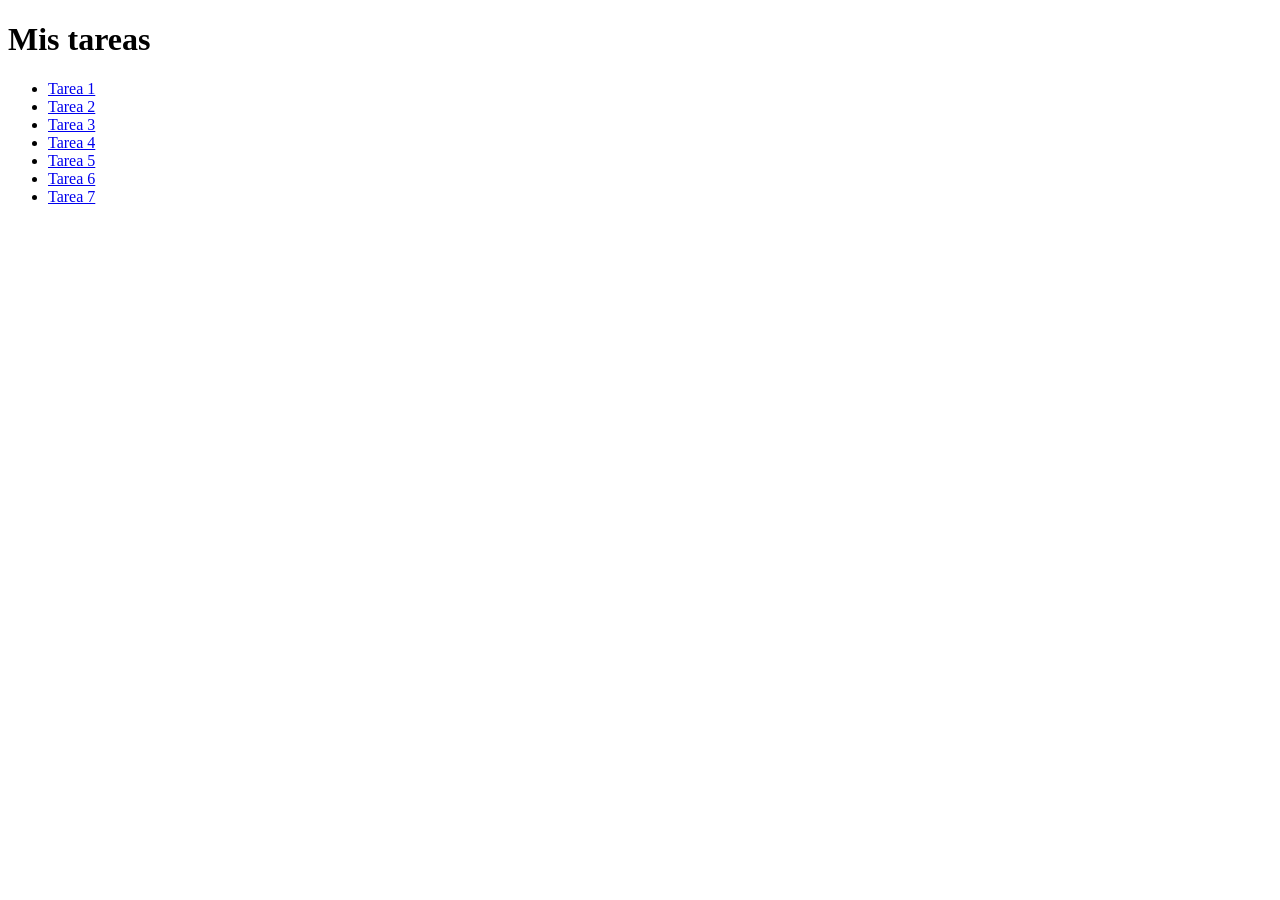
<file: index.html>
<!DOCTYPE html>
<html lang="es">
<head>
  <meta charset="UTF-8">
  <meta name="viewport" content="width=device-width, initial-scale=1.0">
  <title>Mis tareas</title>
</head>
<body>
  <h1>Mis tareas</h1>
  <ul>
    <li><a href="Tarea-1/">Tarea 1</a></li>
    <li><a href="Tarea-2/">Tarea 2</a></li>
    <li><a href="Tarea-3/">Tarea 3</a></li>
    <li><a href="Tarea-4/">Tarea 4</a></li>
    <li><a href="Tarea-5/">Tarea 5</a></li>
    <li><a href="Tarea-6/">Tarea 6</a></li>
    <li><a href="Tarea-7/">Tarea 7</a></li>
  </ul>
</body>
</html>
</file>
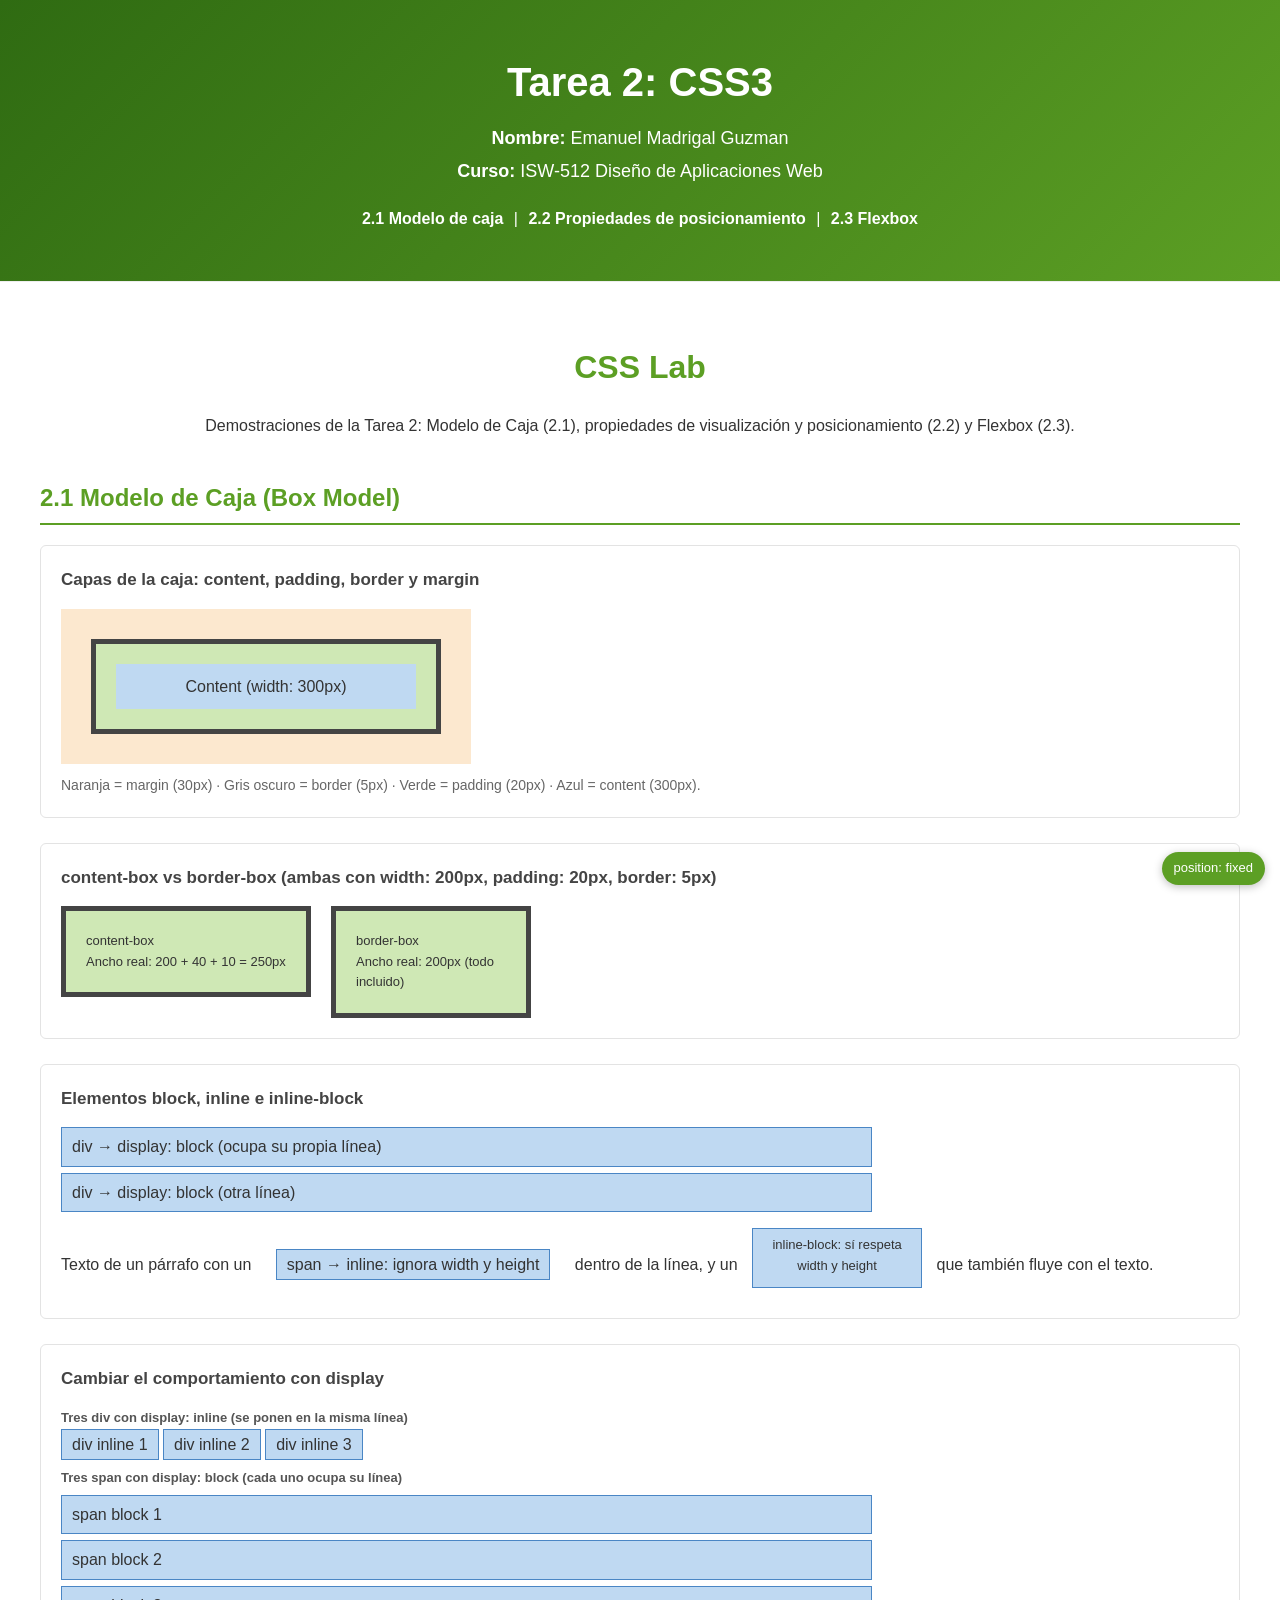
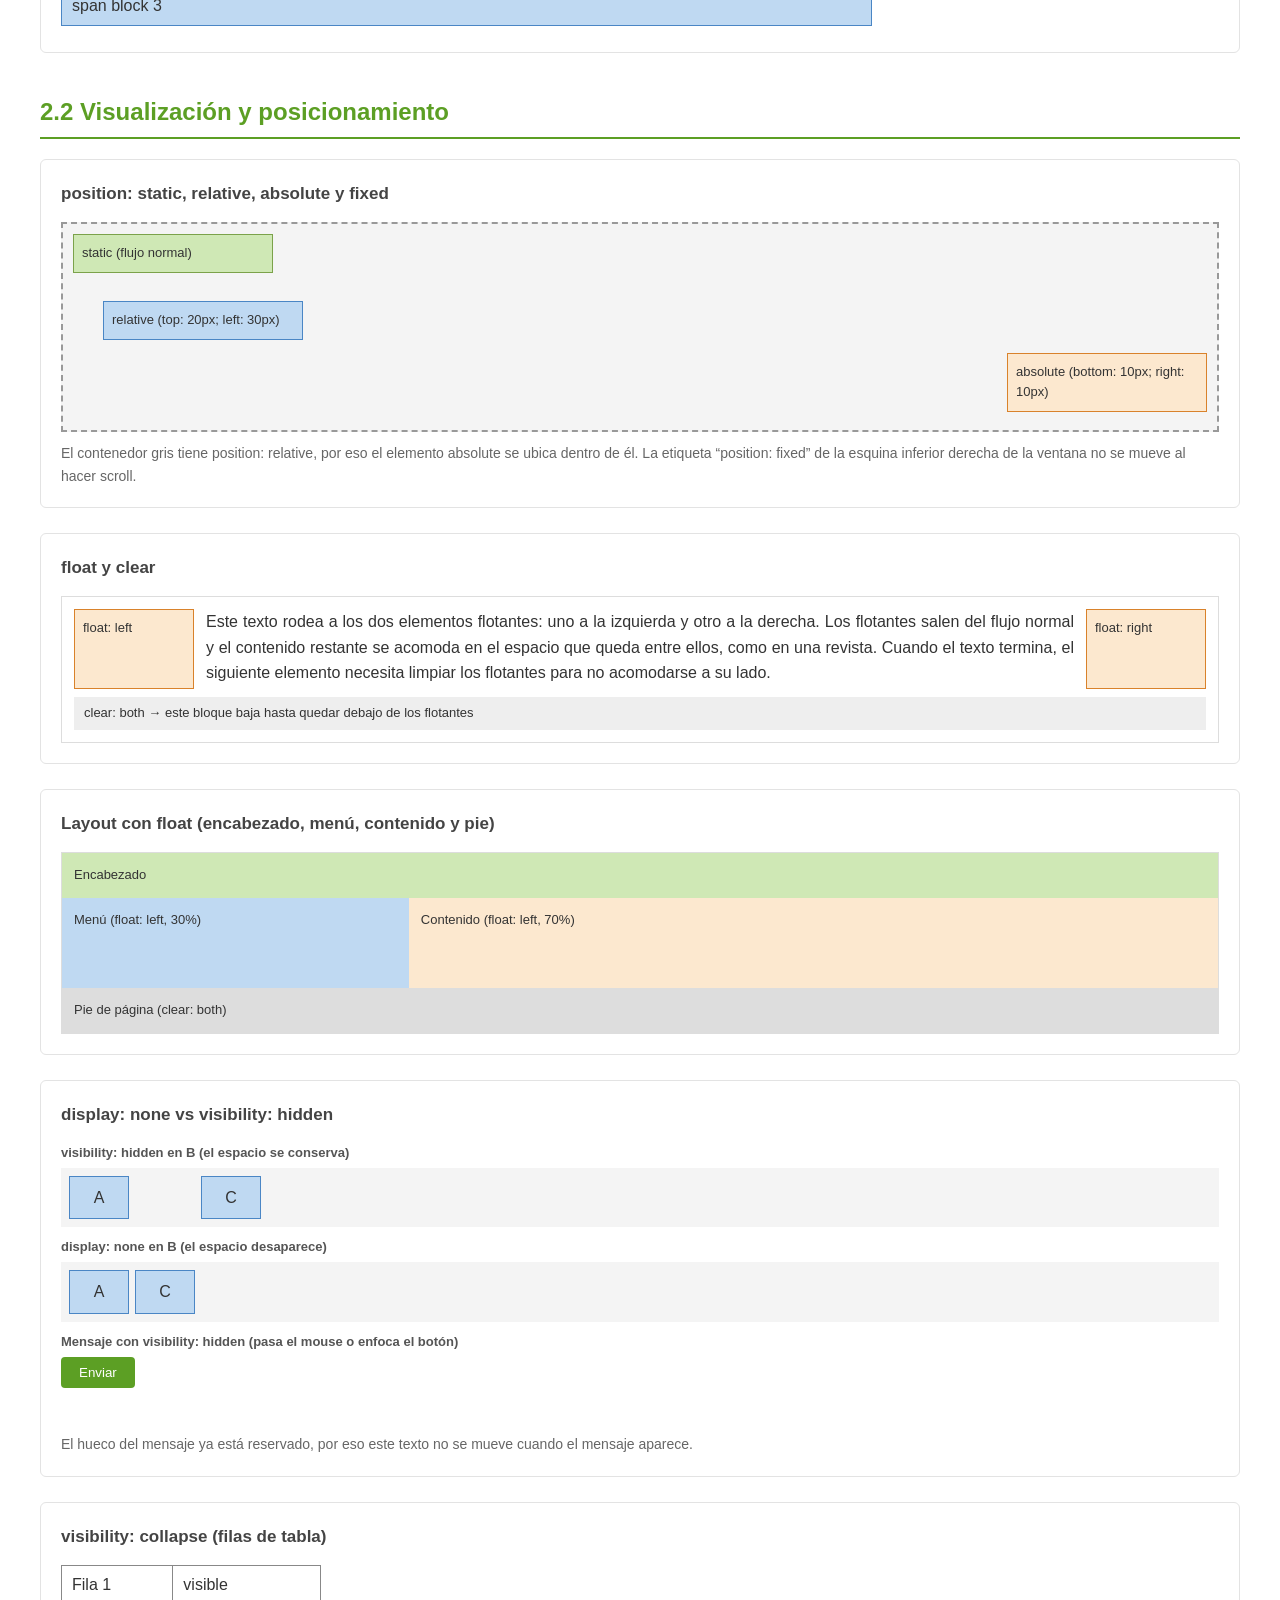
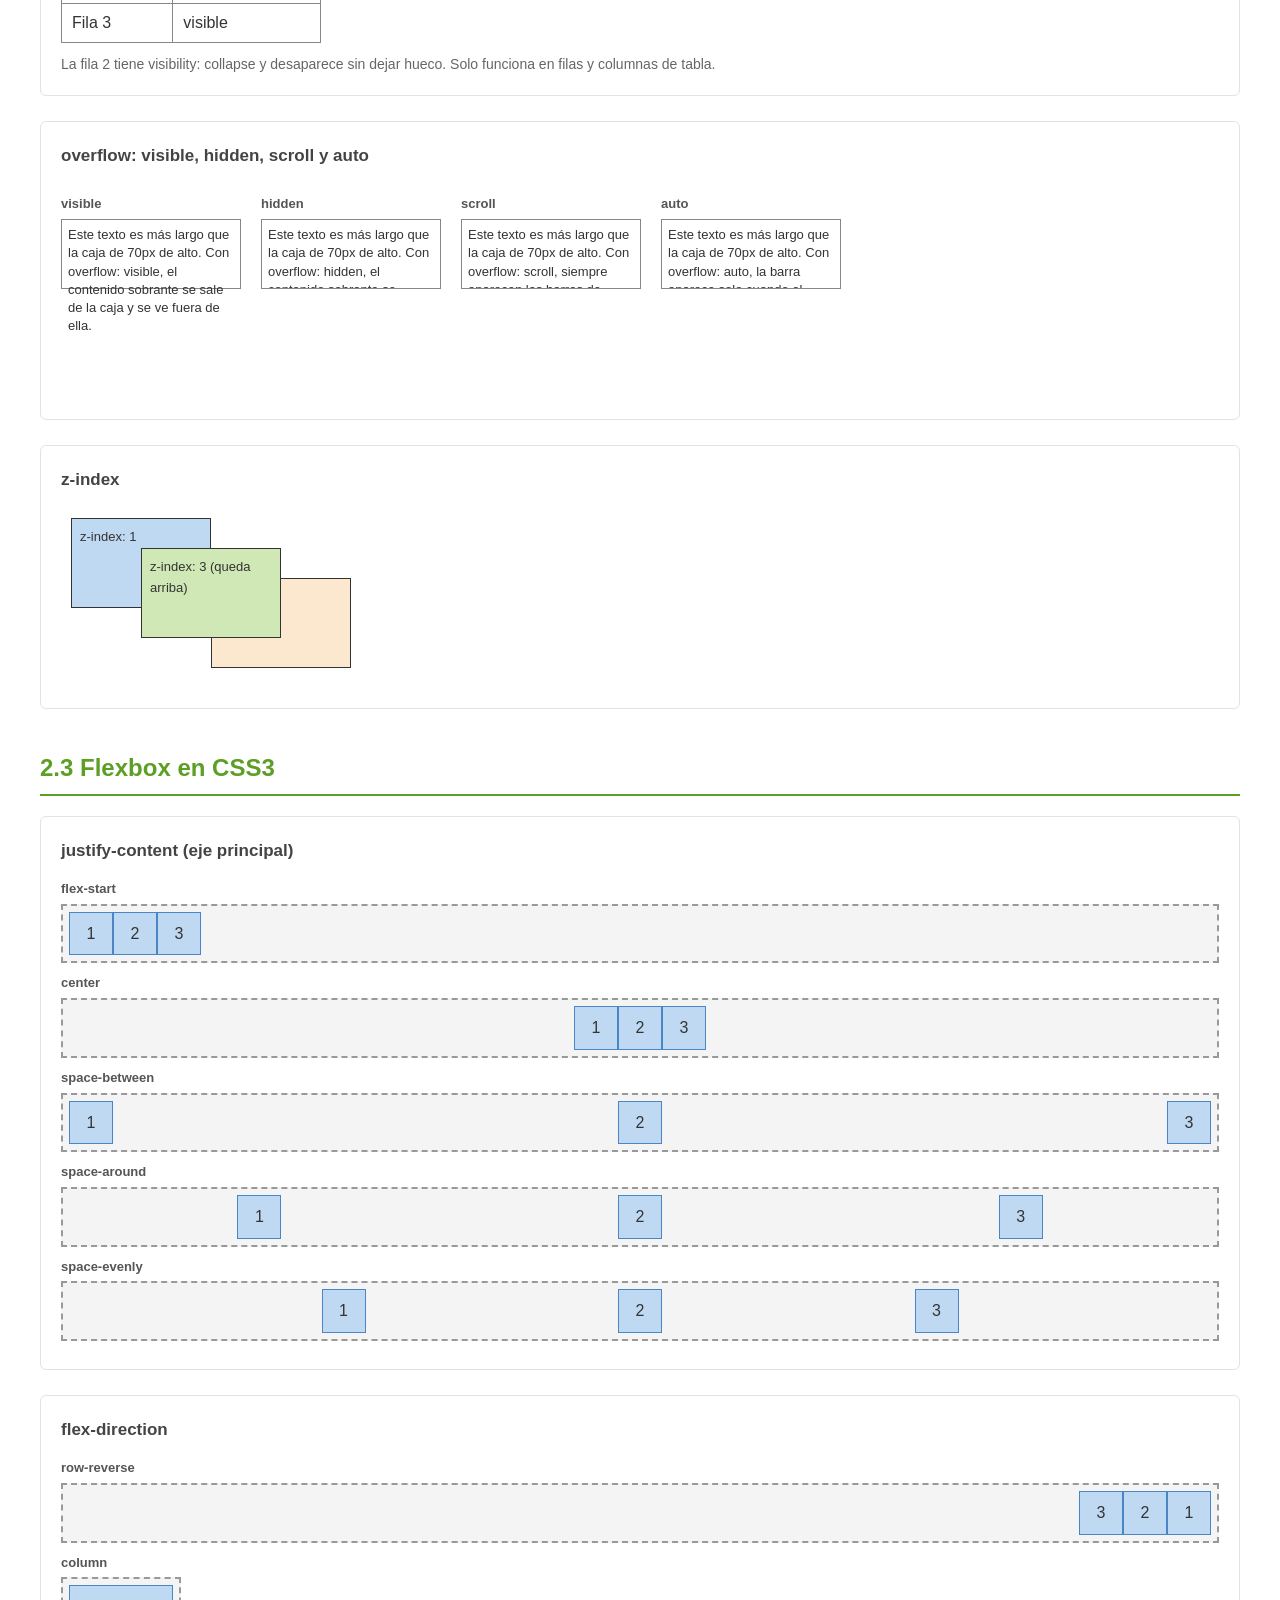
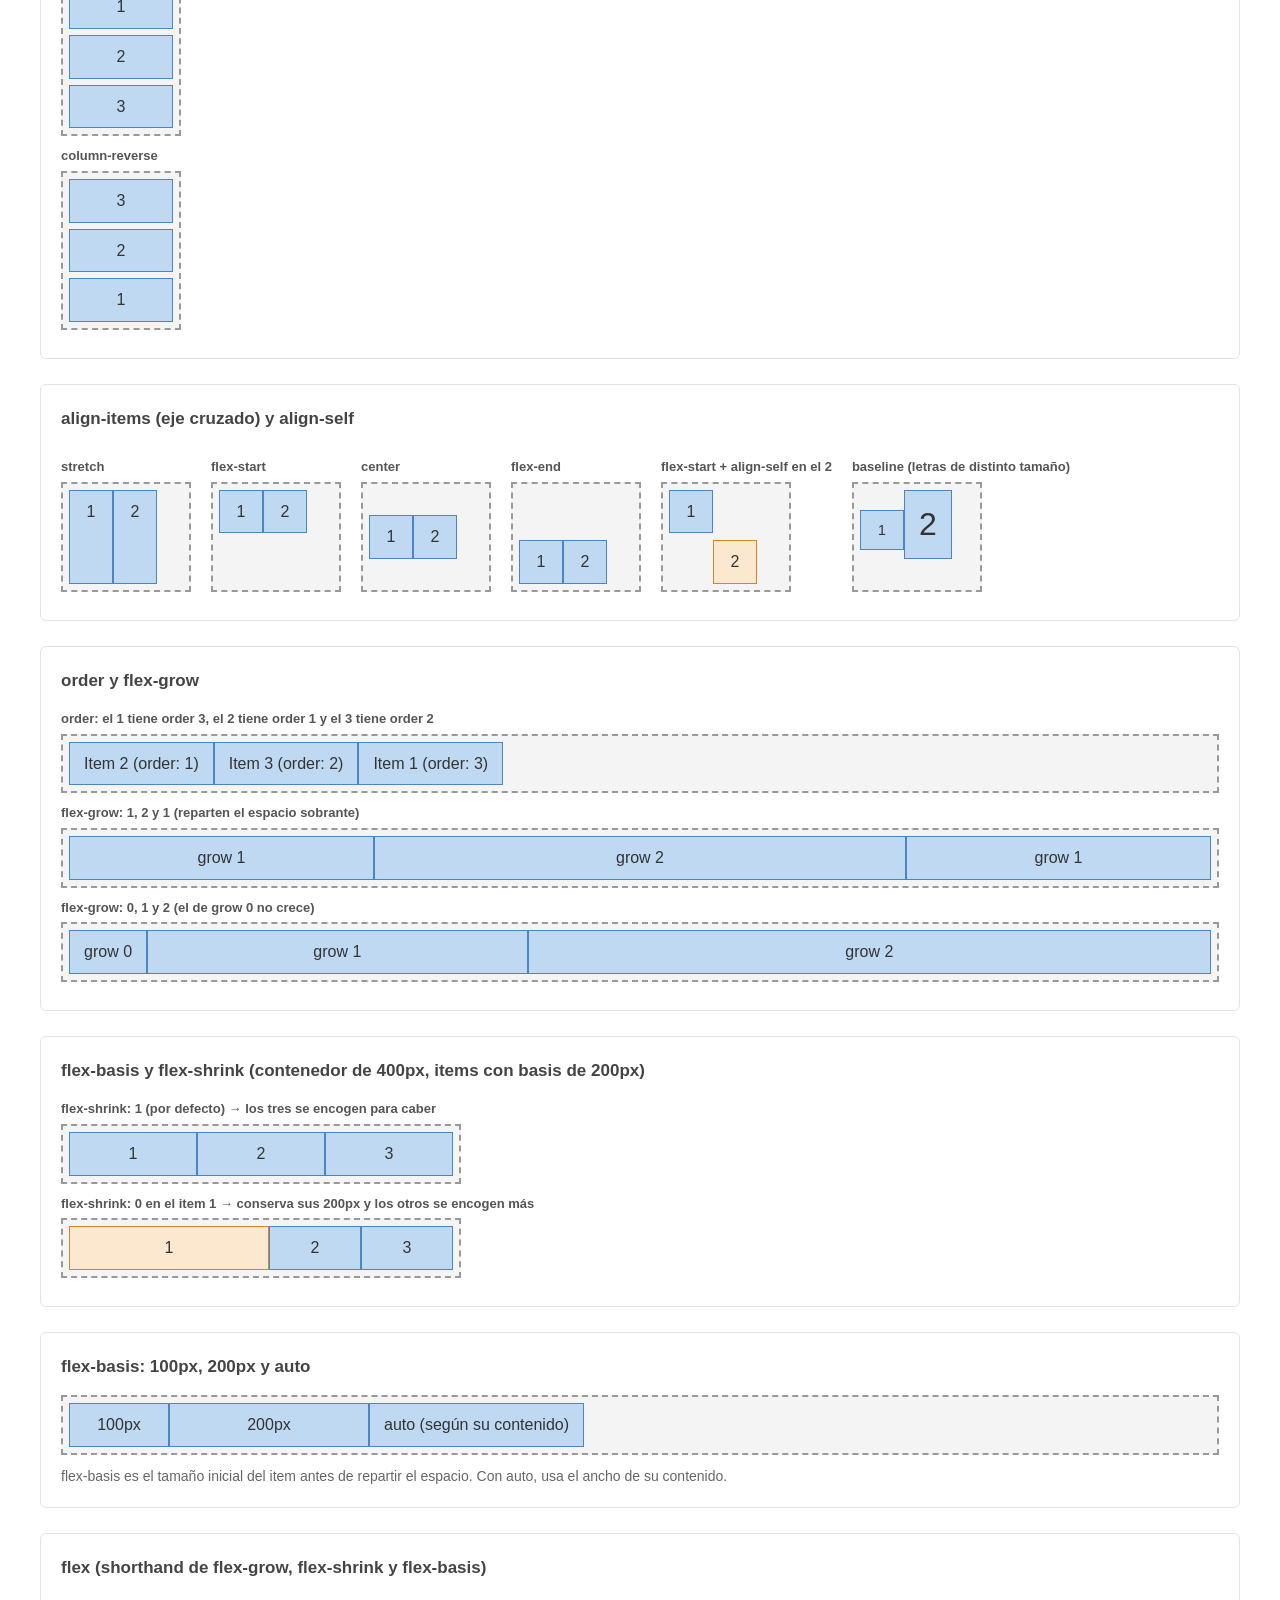
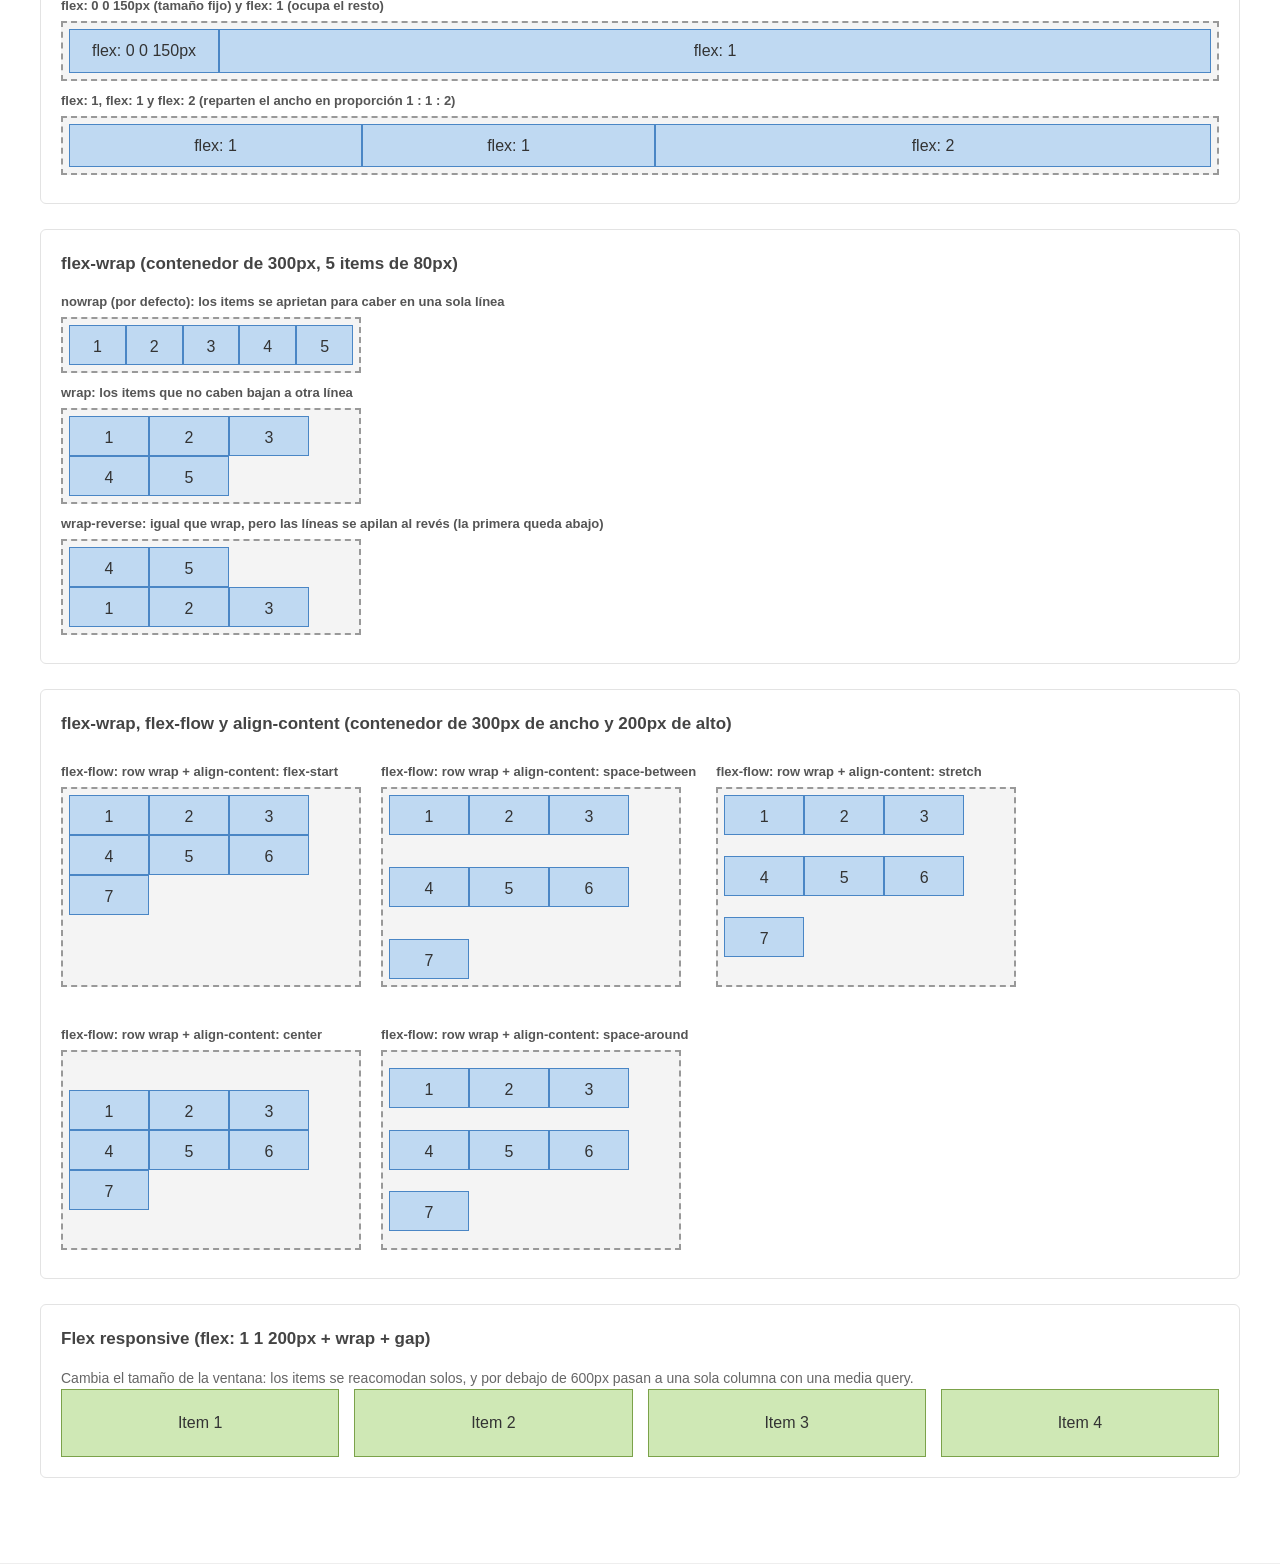
<file: Tarea-2/index.html>
<!DOCTYPE html>
<html lang="es">

<head>
    <meta charset="UTF-8">
    <meta name="viewport" content="width=device-width, initial-scale=1.0">
    <title>Tarea 2 - CSS3</title>
    <link rel="stylesheet" href="default/css/default.css">
</head>

<body>

    <!-- INICIO Contenido principal del sitio -->
    <main>
        <!-- INICIO Título de la tarea -->
        <section id="tarea">
            <h1>Tarea 2: CSS3</h1>
            <p><b>Nombre:</b> Emanuel Madrigal Guzman</p>
            <p><b>Curso:</b> ISW-512 Diseño de Aplicaciones Web</p>
            <nav class="tarea-links">
                <a href="#caja">2.1 Modelo de caja</a> |
                <a href="#propiedades">2.2 Propiedades de posicionamiento</a> |
                <a href="#flexbox">2.3 Flexbox</a>
            </nav>
        </section>
        <!-- FIN Título de la tarea -->


        <!-- INICIO Sección CSS Lab: demostraciones de la Tarea 2 -->
        <section id="lab">
            <h2 class="wdm-title">CSS Lab</h2>
            <article>
                <p class="wdm-description">Demostraciones de la Tarea 2: Modelo de Caja (2.1), propiedades de
                    visualización y posicionamiento (2.2) y Flexbox (2.3).</p>

                <!-- ========== 2.1 MODELO DE CAJA ========== -->
                <h3 class="lab-part" id="caja">2.1 Modelo de Caja (Box Model)</h3>

                <div class="lab-demo">
                    <h4>Capas de la caja: content, padding, border y margin</h4>
                    <div class="lab-margin-area">
                        <div class="lab-box">
                            <div class="lab-content">Content (width: 300px)</div>
                        </div>
                    </div>
                    <p class="lab-note">Naranja = margin (30px) · Gris oscuro = border (5px) · Verde = padding (20px) ·
                        Azul = content (300px).</p>
                </div>

                <div class="lab-demo">
                    <h4>content-box vs border-box (ambas con width: 200px, padding: 20px, border: 5px)</h4>
                    <div class="lab-row">
                        <div class="lab-sizing lab-content-box">content-box<br>Ancho real: 200 + 40 + 10 = 250px</div>
                        <div class="lab-sizing lab-border-box">border-box<br>Ancho real: 200px (todo incluido)</div>
                    </div>
                </div>

                <div class="lab-demo">
                    <h4>Elementos block, inline e inline-block</h4>
                    <div class="lab-tag lab-as-block">div → display: block (ocupa su propia línea)</div>
                    <div class="lab-tag lab-as-block">div → display: block (otra línea)</div>
                    <p>Texto de un párrafo con un
                        <span class="lab-tag lab-as-inline">span → inline: ignora width y height</span>
                        dentro de la línea, y un
                        <span class="lab-tag lab-as-inline-block">inline-block: sí respeta width y height</span>
                        que también fluye con el texto.</p>
                </div>

                <div class="lab-demo">
                    <h4>Cambiar el comportamiento con display</h4>
                    <p class="lab-label">Tres div con display: inline (se ponen en la misma línea)</p>
                    <div class="lab-tag lab-div-inline">div inline 1</div>
                    <div class="lab-tag lab-div-inline">div inline 2</div>
                    <div class="lab-tag lab-div-inline">div inline 3</div>
                    <p class="lab-label">Tres span con display: block (cada uno ocupa su línea)</p>
                    <span class="lab-tag lab-span-block">span block 1</span>
                    <span class="lab-tag lab-span-block">span block 2</span>
                    <span class="lab-tag lab-span-block">span block 3</span>
                </div>

                <!-- ========== 2.2 VISUALIZACIÓN Y POSICIONAMIENTO ========== -->
                <h3 class="lab-part" id="propiedades">2.2 Visualización y posicionamiento</h3>

                <div class="lab-demo">
                    <h4>position: static, relative, absolute y fixed</h4>
                    <div class="lab-pos-parent">
                        <div class="lab-pos lab-pos-static">static (flujo normal)</div>
                        <div class="lab-pos lab-pos-relative">relative (top: 20px; left: 30px)</div>
                        <div class="lab-pos lab-pos-absolute">absolute (bottom: 10px; right: 10px)</div>
                    </div>
                    <p class="lab-note">El contenedor gris tiene position: relative, por eso el elemento absolute se
                        ubica dentro de él. La etiqueta “position: fixed” de la esquina inferior derecha de la ventana
                        no se mueve al hacer scroll.</p>
                </div>

                <div class="lab-demo">
                    <h4>float y clear</h4>
                    <div class="lab-float-area">
                        <div class="lab-float lab-float-left">float: left</div>
                        <div class="lab-float lab-float-right">float: right</div>
                        <p>Este texto rodea a los dos elementos flotantes: uno a la izquierda y otro a la derecha.
                            Los flotantes salen del flujo normal y el contenido restante se acomoda en el espacio que
                            queda entre ellos, como en una revista. Cuando el texto termina, el siguiente elemento
                            necesita limpiar los flotantes para no acomodarse a su lado.</p>
                        <div class="lab-clear">clear: both → este bloque baja hasta quedar debajo de los flotantes</div>
                    </div>
                </div>

                <div class="lab-demo">
                    <h4>Layout con float (encabezado, menú, contenido y pie)</h4>
                    <div class="lab-layout">
                        <div class="lab-l-header">Encabezado</div>
                        <div class="lab-l-menu">Menú (float: left, 30%)</div>
                        <div class="lab-l-content">Contenido (float: left, 70%)</div>
                        <div class="lab-l-footer">Pie de página (clear: both)</div>
                    </div>
                </div>

                <div class="lab-demo">
                    <h4>display: none vs visibility: hidden</h4>
                    <p class="lab-label">visibility: hidden en B (el espacio se conserva)</p>
                    <div class="lab-chips">
                        <span class="lab-chip">A</span><span class="lab-chip lab-invisible">B</span><span
                            class="lab-chip">C</span>
                    </div>
                    <p class="lab-label">display: none en B (el espacio desaparece)</p>
                    <div class="lab-chips">
                        <span class="lab-chip">A</span><span class="lab-chip lab-gone">B</span><span
                            class="lab-chip">C</span>
                    </div>
                    <p class="lab-label">Mensaje con visibility: hidden (pasa el mouse o enfoca el botón)</p>
                    <button type="button" class="lab-btn">Enviar</button>
                    <p class="wdm-status-message">✔ Mensaje enviado correctamente.</p>
                    <p class="lab-note">El hueco del mensaje ya está reservado, por eso este texto no se mueve cuando
                        el mensaje aparece.</p>
                </div>

                <div class="lab-demo">
                    <h4>visibility: collapse (filas de tabla)</h4>
                    <table class="lab-table">
                        <tr><td>Fila 1</td><td>visible</td></tr>
                        <tr class="lab-collapse"><td>Fila 2</td><td>collapse</td></tr>
                        <tr><td>Fila 3</td><td>visible</td></tr>
                    </table>
                    <p class="lab-note">La fila 2 tiene visibility: collapse y desaparece sin dejar hueco. Solo
                        funciona en filas y columnas de tabla.</p>
                </div>

                <div class="lab-demo">
                    <h4>overflow: visible, hidden, scroll y auto</h4>
                    <div class="lab-row">
                        <div>
                            <p class="lab-label">visible</p>
                            <div class="lab-overflow-box lab-of-visible">Este texto es más largo que la caja de 70px de
                                alto. Con overflow: visible, el contenido sobrante se sale de la caja y se ve fuera de
                                ella.</div>
                        </div>
                        <div>
                            <p class="lab-label">hidden</p>
                            <div class="lab-overflow-box lab-of-hidden">Este texto es más largo que la caja de 70px de
                                alto. Con overflow: hidden, el contenido sobrante se recorta y no se ve.</div>
                        </div>
                        <div>
                            <p class="lab-label">scroll</p>
                            <div class="lab-overflow-box lab-of-scroll">Este texto es más largo que la caja de 70px de
                                alto. Con overflow: scroll, siempre aparecen las barras de desplazamiento.</div>
                        </div>
                        <div>
                            <p class="lab-label">auto</p>
                            <div class="lab-overflow-box lab-of-auto">Este texto es más largo que la caja de 70px de
                                alto. Con overflow: auto, la barra aparece solo cuando el contenido no cabe.</div>
                        </div>
                    </div>
                </div>

                <div class="lab-demo">
                    <h4>z-index</h4>
                    <div class="lab-zparent">
                        <div class="lab-z lab-z1">z-index: 1</div>
                        <div class="lab-z lab-z2">z-index: 3 (queda arriba)</div>
                        <div class="lab-z lab-z3">z-index: 2</div>
                    </div>
                </div>

                <!-- ========== 2.3 FLEXBOX ========== -->
                <h3 class="lab-part" id="flexbox">2.3 Flexbox en CSS3</h3>

                <div class="lab-demo">
                    <h4>justify-content (eje principal)</h4>
                    <p class="lab-label">flex-start</p>
                    <div class="lab-flex lab-jc-start"><span class="lab-item">1</span><span
                            class="lab-item">2</span><span class="lab-item">3</span></div>
                    <p class="lab-label">center</p>
                    <div class="lab-flex lab-jc-center"><span class="lab-item">1</span><span
                            class="lab-item">2</span><span class="lab-item">3</span></div>
                    <p class="lab-label">space-between</p>
                    <div class="lab-flex lab-jc-between"><span class="lab-item">1</span><span
                            class="lab-item">2</span><span class="lab-item">3</span></div>
                    <p class="lab-label">space-around</p>
                    <div class="lab-flex lab-jc-around"><span class="lab-item">1</span><span
                            class="lab-item">2</span><span class="lab-item">3</span></div>
                    <p class="lab-label">space-evenly</p>
                    <div class="lab-flex lab-jc-evenly"><span class="lab-item">1</span><span
                            class="lab-item">2</span><span class="lab-item">3</span></div>
                </div>

                <div class="lab-demo">
                    <h4>flex-direction</h4>
                    <p class="lab-label">row-reverse</p>
                    <div class="lab-flex lab-dir-rowrev"><span class="lab-item">1</span><span
                            class="lab-item">2</span><span class="lab-item">3</span></div>
                    <p class="lab-label">column</p>
                    <div class="lab-flex lab-dir-column"><span class="lab-item">1</span><span
                            class="lab-item">2</span><span class="lab-item">3</span></div>
                    <p class="lab-label">column-reverse</p>
                    <div class="lab-flex lab-dir-colrev"><span class="lab-item">1</span><span
                            class="lab-item">2</span><span class="lab-item">3</span></div>
                </div>

                <div class="lab-demo">
                    <h4>align-items (eje cruzado) y align-self</h4>
                    <div class="lab-row">
                        <div class="lab-col">
                            <p class="lab-label">stretch</p>
                            <div class="lab-flex lab-tall lab-ai-stretch"><span class="lab-item">1</span><span
                                    class="lab-item">2</span></div>
                        </div>
                        <div class="lab-col">
                            <p class="lab-label">flex-start</p>
                            <div class="lab-flex lab-tall lab-ai-start"><span class="lab-item">1</span><span
                                    class="lab-item">2</span></div>
                        </div>
                        <div class="lab-col">
                            <p class="lab-label">center</p>
                            <div class="lab-flex lab-tall lab-ai-center"><span class="lab-item">1</span><span
                                    class="lab-item">2</span></div>
                        </div>
                        <div class="lab-col">
                            <p class="lab-label">flex-end</p>
                            <div class="lab-flex lab-tall lab-ai-end"><span class="lab-item">1</span><span
                                    class="lab-item">2</span></div>
                        </div>
                        <div class="lab-col">
                            <p class="lab-label">flex-start + align-self en el 2</p>
                            <div class="lab-flex lab-tall lab-ai-start"><span class="lab-item">1</span><span
                                    class="lab-item lab-self-end">2</span></div>
                        </div>
                        <div class="lab-col">
                            <p class="lab-label">baseline (letras de distinto tamaño)</p>
                            <div class="lab-flex lab-tall lab-ai-baseline"><span
                                    class="lab-item lab-fs-1">1</span><span class="lab-item lab-fs-2">2</span></div>
                        </div>
                    </div>
                </div>

                <div class="lab-demo">
                    <h4>order y flex-grow</h4>
                    <p class="lab-label">order: el 1 tiene order 3, el 2 tiene order 1 y el 3 tiene order 2</p>
                    <div class="lab-flex"><span class="lab-item lab-order-3">Item 1 (order: 3)</span><span
                            class="lab-item lab-order-1">Item 2 (order: 1)</span><span
                            class="lab-item lab-order-2">Item 3 (order: 2)</span></div>
                    <p class="lab-label">flex-grow: 1, 2 y 1 (reparten el espacio sobrante)</p>
                    <div class="lab-flex"><span class="lab-item lab-grow-1">grow 1</span><span
                            class="lab-item lab-grow-2">grow 2</span><span class="lab-item lab-grow-1">grow
                            1</span></div>
                    <p class="lab-label">flex-grow: 0, 1 y 2 (el de grow 0 no crece)</p>
                    <div class="lab-flex"><span class="lab-item lab-grow-0">grow 0</span><span
                            class="lab-item lab-grow-1">grow 1</span><span class="lab-item lab-grow-2">grow 2</span>
                    </div>
                </div>

                <div class="lab-demo">
                    <h4>flex-basis y flex-shrink (contenedor de 400px, items con basis de 200px)</h4>
                    <p class="lab-label">flex-shrink: 1 (por defecto) → los tres se encogen para caber</p>
                    <div class="lab-flex lab-narrow"><span class="lab-item lab-basis-200">1</span><span
                            class="lab-item lab-basis-200">2</span><span class="lab-item lab-basis-200">3</span>
                    </div>
                    <p class="lab-label">flex-shrink: 0 en el item 1 → conserva sus 200px y los otros se encogen más
                    </p>
                    <div class="lab-flex lab-narrow"><span
                            class="lab-item lab-basis-200 lab-noshrink">1</span><span
                            class="lab-item lab-basis-200">2</span><span class="lab-item lab-basis-200">3</span>
                    </div>
                </div>

                <div class="lab-demo">
                    <h4>flex-basis: 100px, 200px y auto</h4>
                    <div class="lab-flex">
                        <span class="lab-item lab-basis-100">100px</span>
                        <span class="lab-item lab-basis-200">200px</span>
                        <span class="lab-item lab-basis-auto">auto (según su contenido)</span>
                    </div>
                    <p class="lab-note">flex-basis es el tamaño inicial del item antes de repartir el espacio. Con
                        auto, usa el ancho de su contenido.</p>
                </div>

                <div class="lab-demo">
                    <h4>flex (shorthand de flex-grow, flex-shrink y flex-basis)</h4>
                    <p class="lab-label">flex: 0 0 150px (tamaño fijo) y flex: 1 (ocupa el resto)</p>
                    <div class="lab-flex">
                        <span class="lab-item lab-flex-fixed">flex: 0 0 150px</span>
                        <span class="lab-item lab-flex-rest">flex: 1</span>
                    </div>
                    <p class="lab-label">flex: 1, flex: 1 y flex: 2 (reparten el ancho en proporción 1 : 1 : 2)</p>
                    <div class="lab-flex">
                        <span class="lab-item lab-flex-rest">flex: 1</span>
                        <span class="lab-item lab-flex-rest">flex: 1</span>
                        <span class="lab-item lab-flex-2">flex: 2</span>
                    </div>
                </div>

                <div class="lab-demo">
                    <h4>flex-wrap (contenedor de 300px, 5 items de 80px)</h4>
                    <p class="lab-label">nowrap (por defecto): los items se aprietan para caber en una sola línea</p>
                    <div class="lab-flex lab-w300 lab-nowrap"><span class="lab-item lab-item-sm">1</span><span
                            class="lab-item lab-item-sm">2</span><span class="lab-item lab-item-sm">3</span><span
                            class="lab-item lab-item-sm">4</span><span class="lab-item lab-item-sm">5</span></div>
                    <p class="lab-label">wrap: los items que no caben bajan a otra línea</p>
                    <div class="lab-flex lab-w300 lab-wrap-normal"><span class="lab-item lab-item-sm">1</span><span
                            class="lab-item lab-item-sm">2</span><span class="lab-item lab-item-sm">3</span><span
                            class="lab-item lab-item-sm">4</span><span class="lab-item lab-item-sm">5</span></div>
                    <p class="lab-label">wrap-reverse: igual que wrap, pero las líneas se apilan al revés (la primera
                        queda abajo)</p>
                    <div class="lab-flex lab-w300 lab-wrap-rev"><span class="lab-item lab-item-sm">1</span><span
                            class="lab-item lab-item-sm">2</span><span class="lab-item lab-item-sm">3</span><span
                            class="lab-item lab-item-sm">4</span><span class="lab-item lab-item-sm">5</span></div>
                </div>

                <div class="lab-demo">
                    <h4>flex-wrap, flex-flow y align-content (contenedor de 300px de ancho y 200px de alto)</h4>
                    <div class="lab-row">
                        <div class="lab-col">
                            <p class="lab-label">flex-flow: row wrap + align-content: flex-start</p>
                            <div class="lab-flex lab-wrap lab-ac-start"><span class="lab-item lab-item-sm">1</span><span
                                    class="lab-item lab-item-sm">2</span><span class="lab-item lab-item-sm">3</span><span
                                    class="lab-item lab-item-sm">4</span><span class="lab-item lab-item-sm">5</span><span
                                    class="lab-item lab-item-sm">6</span><span class="lab-item lab-item-sm">7</span>
                            </div>
                        </div>
                        <div class="lab-col">
                            <p class="lab-label">flex-flow: row wrap + align-content: space-between</p>
                            <div class="lab-flex lab-wrap lab-ac-between"><span
                                    class="lab-item lab-item-sm">1</span><span class="lab-item lab-item-sm">2</span><span
                                    class="lab-item lab-item-sm">3</span><span class="lab-item lab-item-sm">4</span><span
                                    class="lab-item lab-item-sm">5</span><span class="lab-item lab-item-sm">6</span><span
                                    class="lab-item lab-item-sm">7</span></div>
                        </div>
                        <div class="lab-col">
                            <p class="lab-label">flex-flow: row wrap + align-content: stretch</p>
                            <div class="lab-flex lab-wrap lab-ac-stretch"><span
                                    class="lab-item lab-item-sm">1</span><span class="lab-item lab-item-sm">2</span><span
                                    class="lab-item lab-item-sm">3</span><span class="lab-item lab-item-sm">4</span><span
                                    class="lab-item lab-item-sm">5</span><span class="lab-item lab-item-sm">6</span><span
                                    class="lab-item lab-item-sm">7</span></div>
                        </div>
                        <div class="lab-col">
                            <p class="lab-label">flex-flow: row wrap + align-content: center</p>
                            <div class="lab-flex lab-wrap lab-ac-center"><span class="lab-item lab-item-sm">1</span><span
                                    class="lab-item lab-item-sm">2</span><span class="lab-item lab-item-sm">3</span><span
                                    class="lab-item lab-item-sm">4</span><span class="lab-item lab-item-sm">5</span><span
                                    class="lab-item lab-item-sm">6</span><span class="lab-item lab-item-sm">7</span>
                            </div>
                        </div>
                        <div class="lab-col">
                            <p class="lab-label">flex-flow: row wrap + align-content: space-around</p>
                            <div class="lab-flex lab-wrap lab-ac-around"><span class="lab-item lab-item-sm">1</span><span
                                    class="lab-item lab-item-sm">2</span><span class="lab-item lab-item-sm">3</span><span
                                    class="lab-item lab-item-sm">4</span><span class="lab-item lab-item-sm">5</span><span
                                    class="lab-item lab-item-sm">6</span><span class="lab-item lab-item-sm">7</span>
                            </div>
                        </div>
                    </div>
                </div>

                <div class="lab-demo">
                    <h4>Flex responsive (flex: 1 1 200px + wrap + gap)</h4>
                    <p class="lab-note">Cambia el tamaño de la ventana: los items se reacomodan solos, y por debajo de
                        600px pasan a una sola columna con una media query.</p>
                    <div class="lab-flex-resp">
                        <div class="lab-item-resp">Item 1</div>
                        <div class="lab-item-resp">Item 2</div>
                        <div class="lab-item-resp">Item 3</div>
                        <div class="lab-item-resp">Item 4</div>
                    </div>
                </div>

            </article>
        </section>
        <!-- FIN Sección CSS Lab -->

        <span class="lab-fixed-badge">position: fixed</span>

    </main>
    <!-- FIN Contenido principal del sitio -->

</body>
</file>
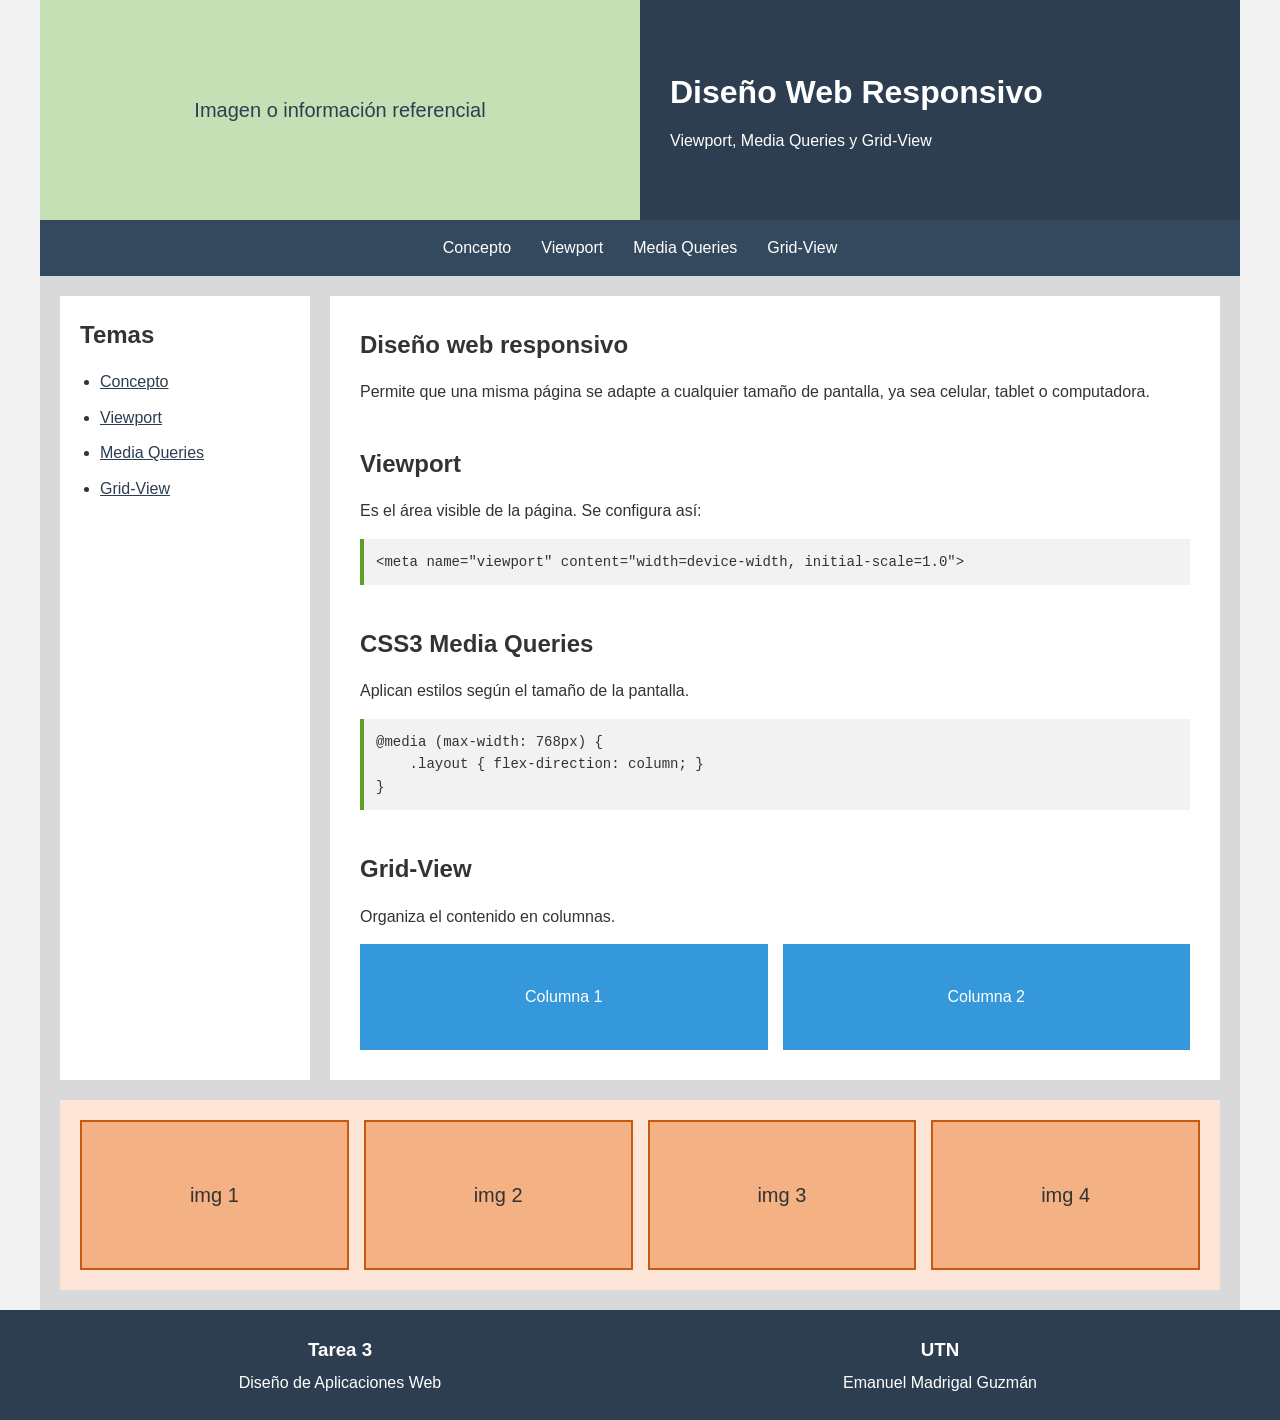
<file: Tarea-3/index.html>
<!DOCTYPE html>
<html lang="es">
<head>
    <meta charset="UTF-8">
    <meta name="viewport" content="width=device-width, initial-scale=1.0">
    <title>Diseño Web Responsivo</title>
    <link rel="stylesheet" href="css/style.css">
</head>

<body>

    <div class="fondo-principal">

        <header>
            <div class="header-img">
                Imagen o información referencial
            </div>
            <div class="header-texto">
                <h1>Diseño Web Responsivo</h1>
                <p>Viewport, Media Queries y Grid-View</p>
            </div>
        </header>

        <nav>
            <a href="#concepto">Concepto</a>
            <a href="#viewport">Viewport</a>
            <a href="#media">Media Queries</a>
            <a href="#grid">Grid-View</a>
        </nav>

        <div class="layout">

            <aside>
                <div class="contenido-aside">
                    <h2>Temas</h2>
                    <ul>
                        <li><a href="#concepto">Concepto</a></li>
                        <li><a href="#viewport">Viewport</a></li>
                        <li><a href="#media">Media Queries</a></li>
                        <li><a href="#grid">Grid-View</a></li>
                    </ul>
                </div>
            </aside>

            <main>

                <article id="concepto">
                    <h2>Diseño web responsivo</h2>
                    <p>
                        Permite que una misma página se adapte a cualquier tamaño
                        de pantalla, ya sea celular, tablet o computadora.
                    </p>
                </article>

                <article id="viewport">
                    <h2>Viewport</h2>
                    <p>Es el área visible de la página. Se configura así:</p>
                    <pre>&lt;meta name="viewport" content="width=device-width, initial-scale=1.0"&gt;</pre>
                </article>

                <article id="media">
                    <h2>CSS3 Media Queries</h2>
                    <p>Aplican estilos según el tamaño de la pantalla.</p>
                    <pre>@media (max-width: 768px) {
    .layout { flex-direction: column; }
}</pre>
                </article>

                <article id="grid">
                    <h2>Grid-View</h2>
                    <p>Organiza el contenido en columnas.</p>
                    <div class="grid-ejemplo">
                        <div>Columna 1</div>
                        <div>Columna 2</div>
                    </div>
                </article>

            </main>

        </div>

        <section class="galeria">
            <div>img 1</div>
            <div>img 2</div>
            <div>img 3</div>
            <div>img 4</div>
        </section>

    </div>

    <footer>
        <div class="footer-contenido">
            <div>
                <h3>Tarea 3</h3>
                <p>Diseño de Aplicaciones Web</p>
            </div>
            <div>
                <h3>UTN</h3>
                <p>Emanuel Madrigal Guzmán</p>
            </div>
        </div>
    </footer>

</body>
</html>
</file>
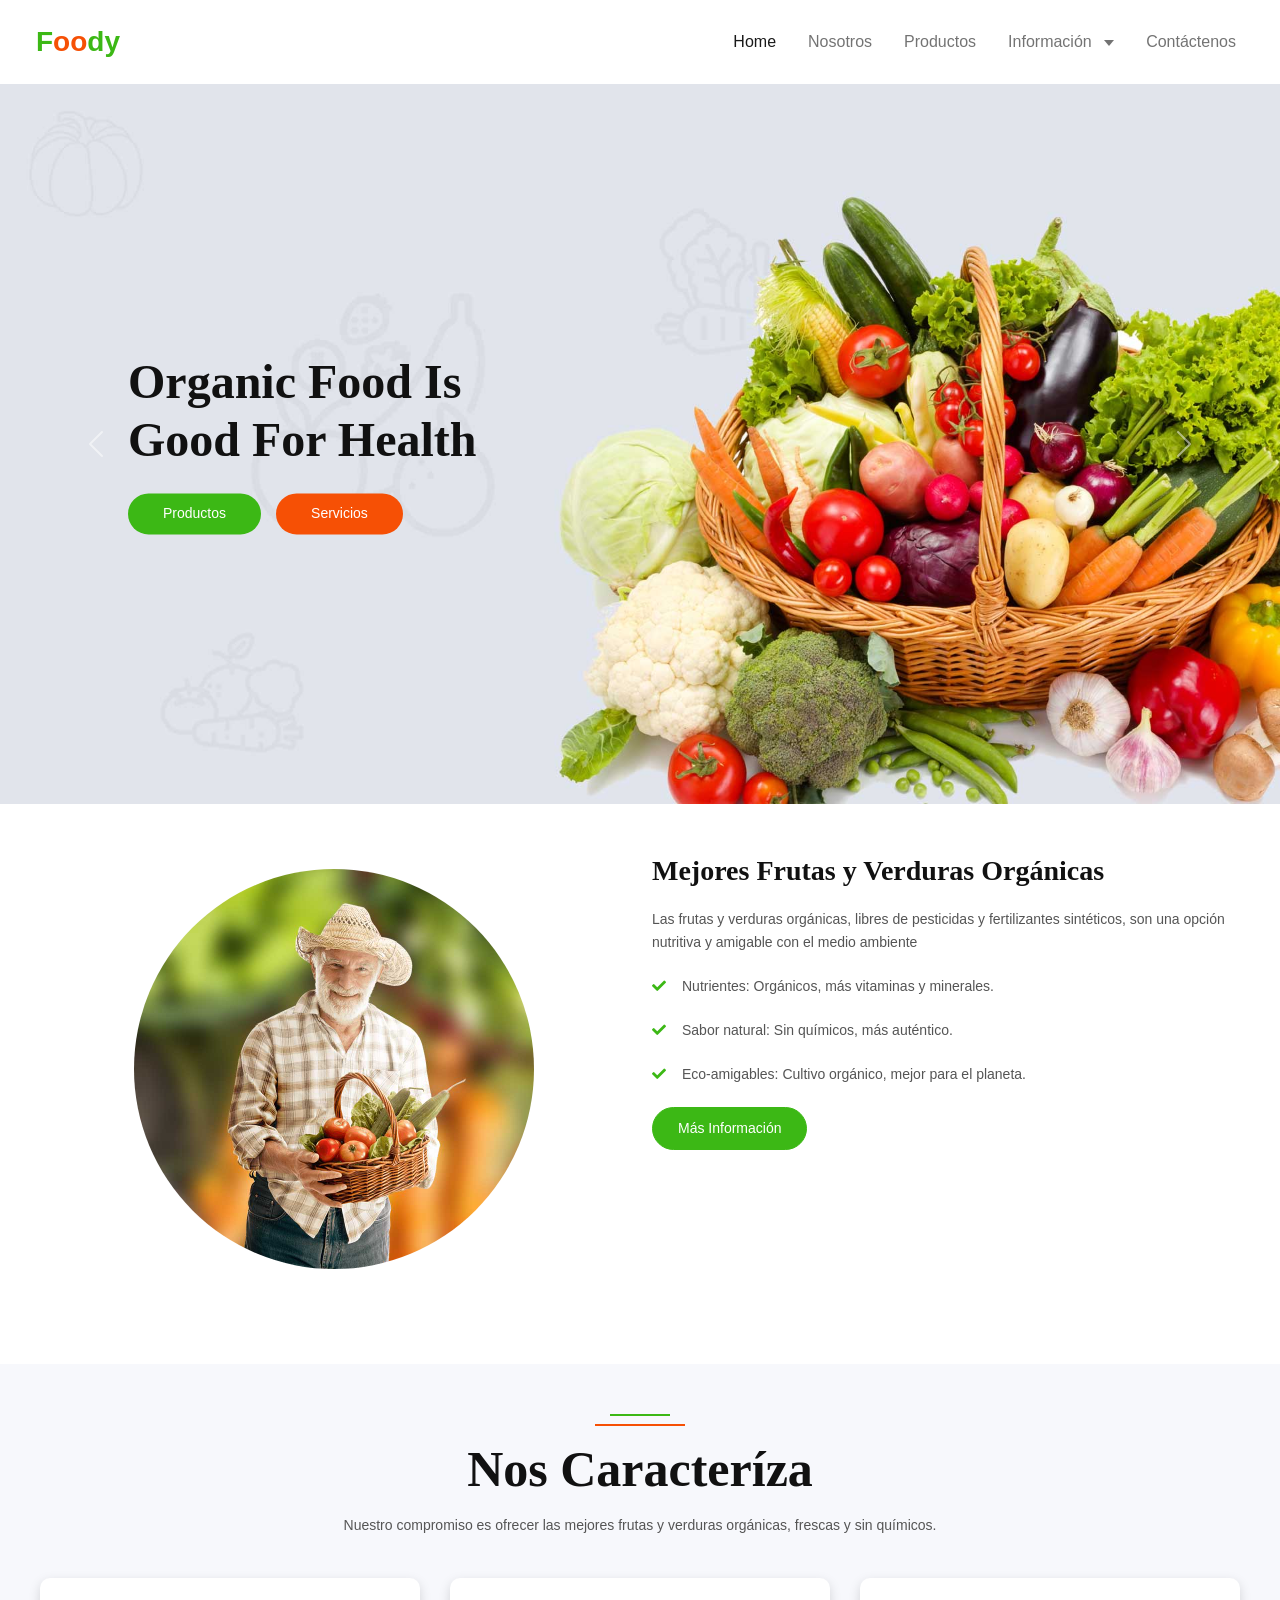
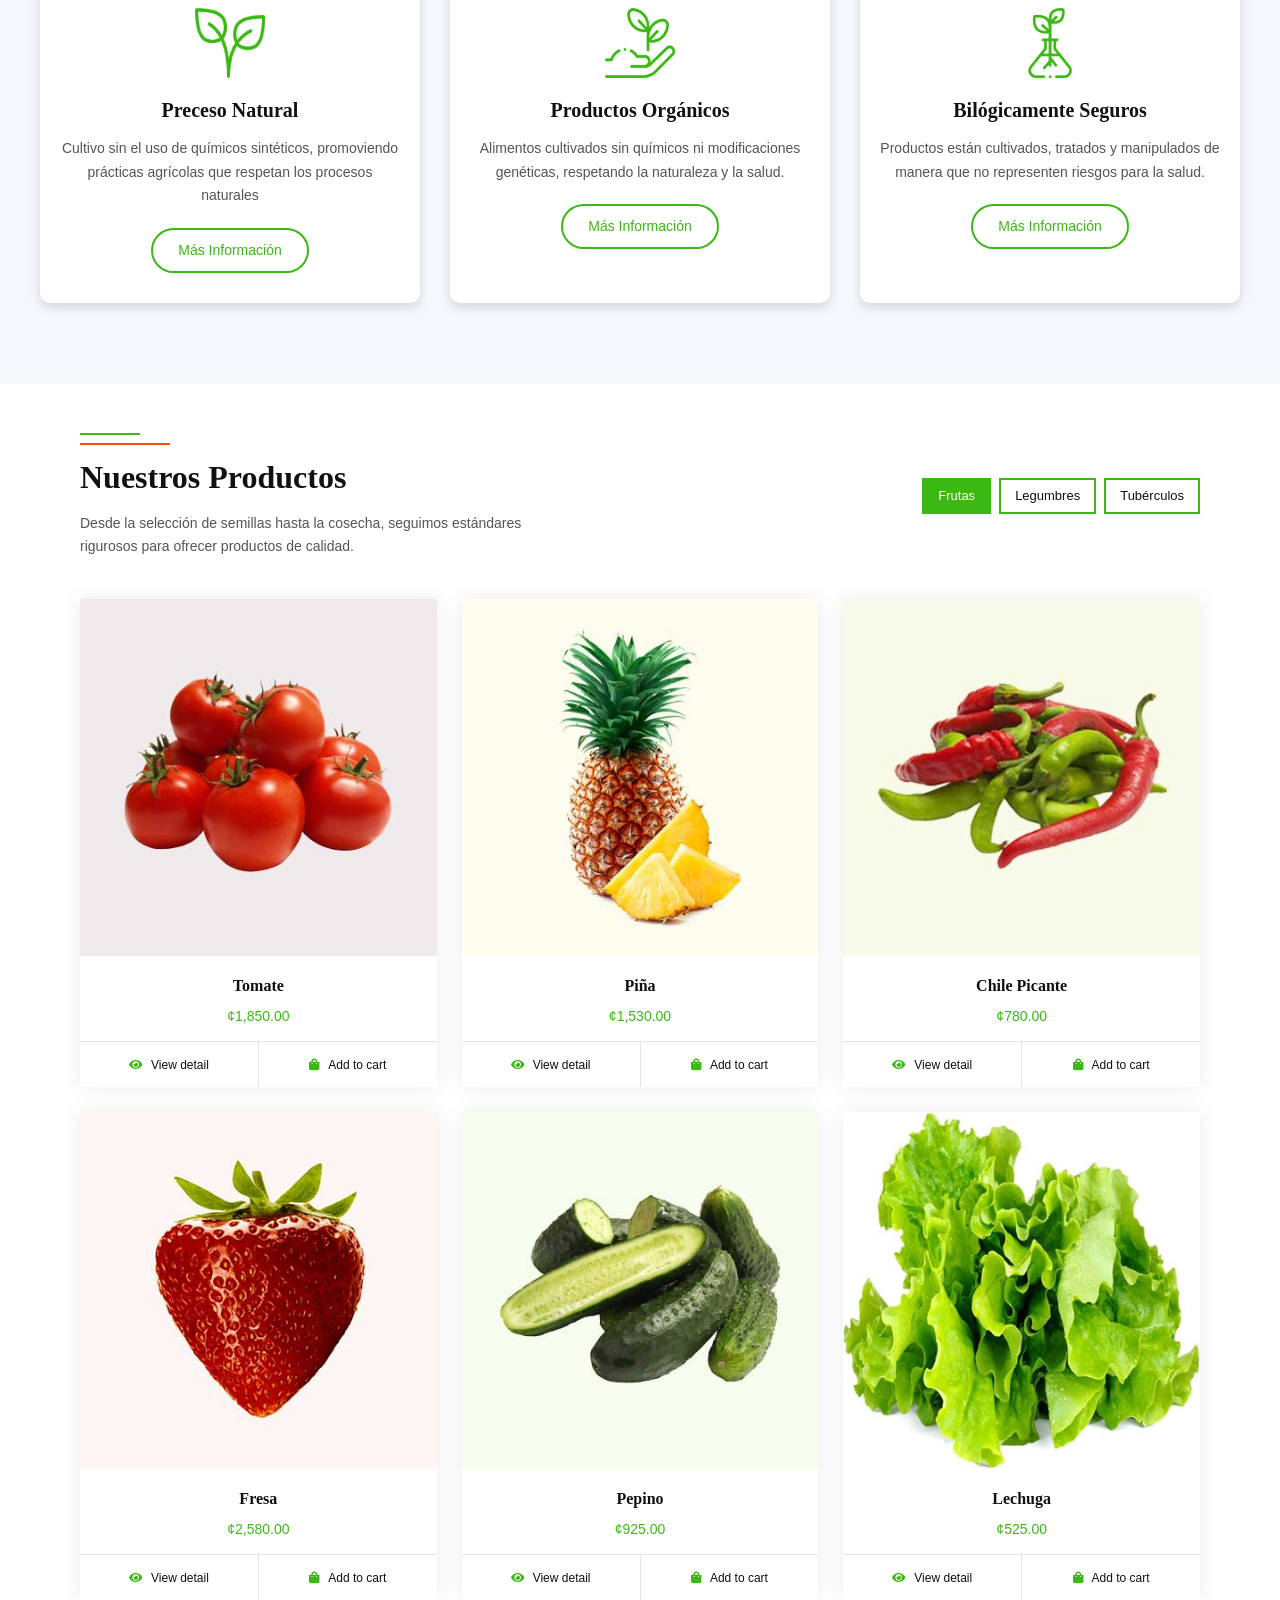
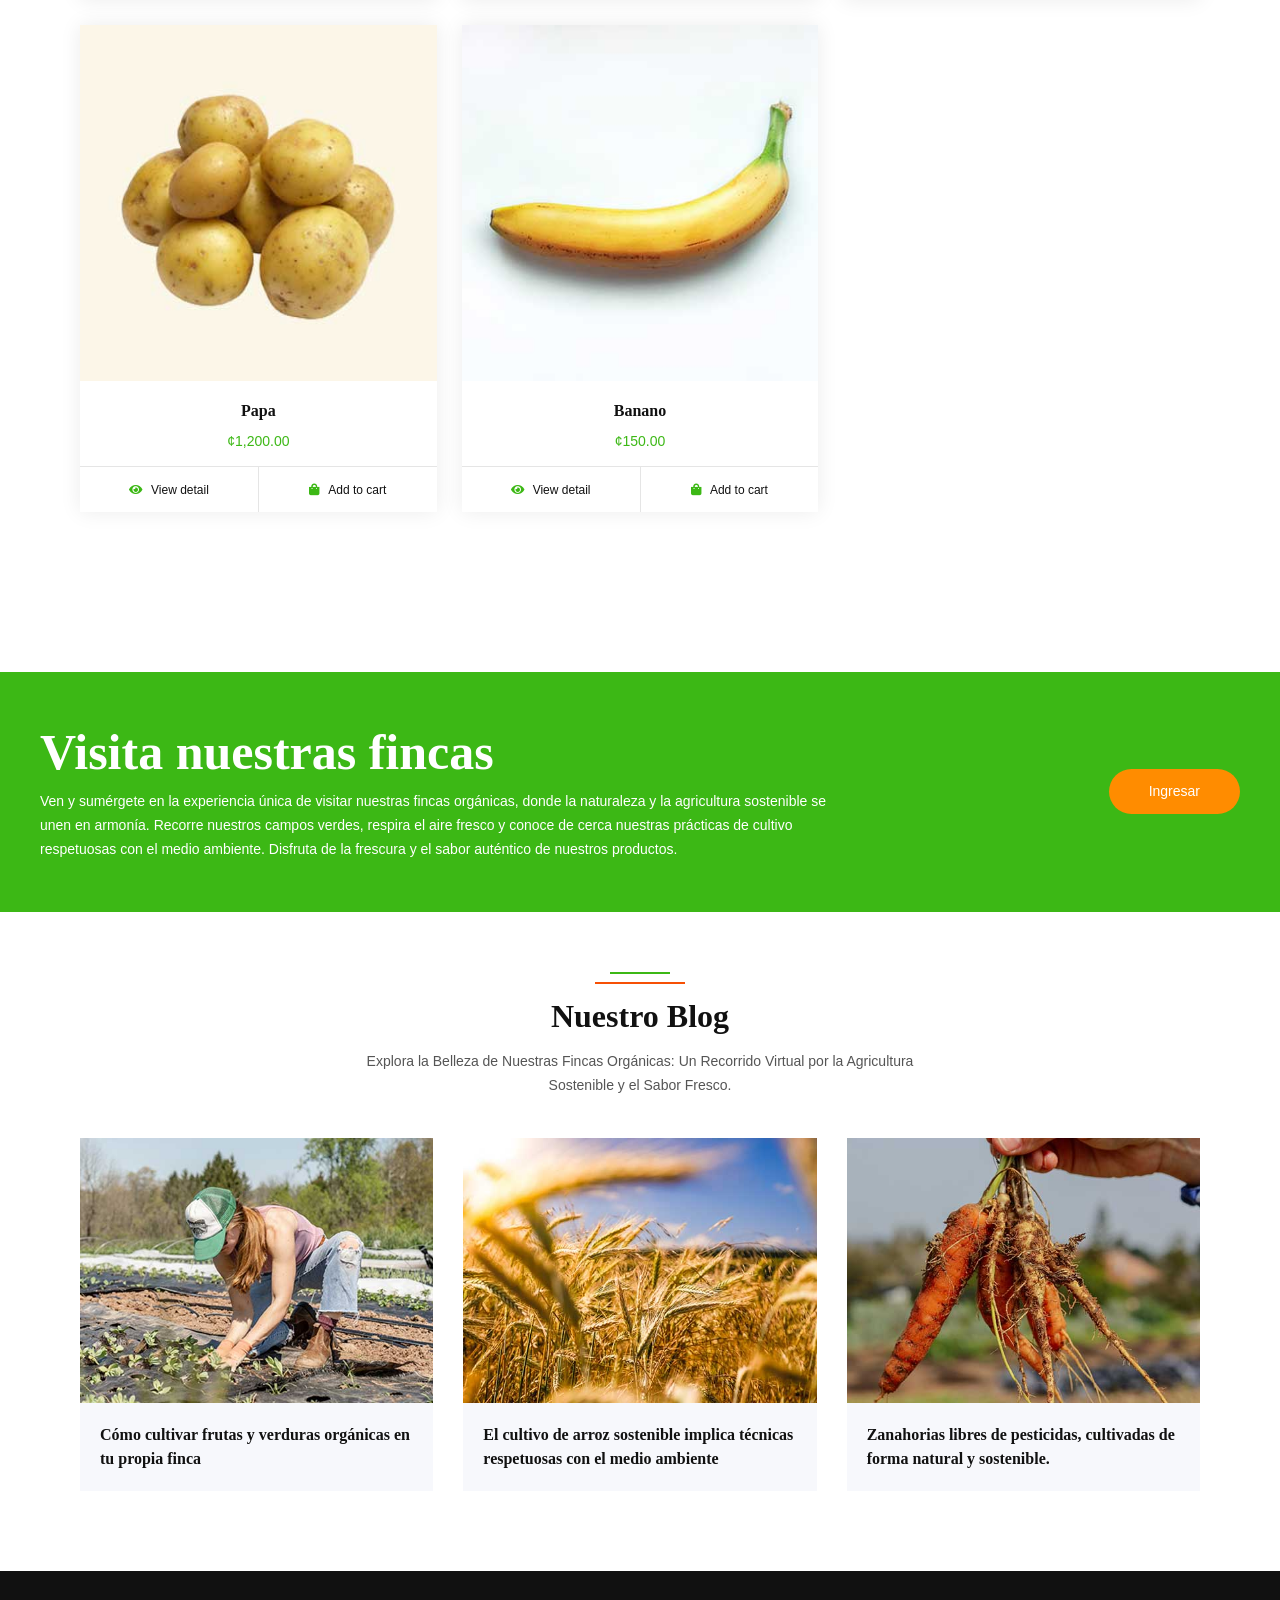
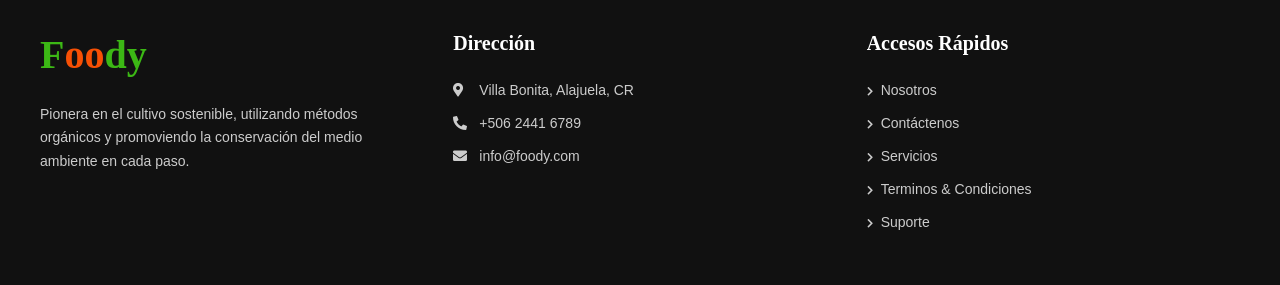
<file: Tarea-4/index.html>
<!DOCTYPE html>
<html lang="en">

<head>
    <meta charset="utf-8">
    <title>Foody - Organic Food Website Template</title>
    <meta content="width=device-width, initial-scale=1.0" name="viewport">
    <meta content="" name="keywords">
    <meta content="" name="description">

    <!-- Favicon -->
    <link href="img/favicon.ico" rel="icon">

    
    <!-- Icon Font Stylesheet -->
    <link href="https://cdnjs.cloudflare.com/ajax/libs/font-awesome/5.10.0/css/all.min.css" rel="stylesheet">
    <link href="https://cdn.jsdelivr.net/npm/bootstrap-icons@1.4.1/font/bootstrap-icons.css" rel="stylesheet">

    <!-- Libraries Stylesheet -->

    <!-- Customized Bootstrap 5 Stylesheet -->
    <link href="css/bootstrap.min.css" rel="stylesheet">

    <!-- Template Stylesheet -->
    <link href="css/style.css" rel="stylesheet">

</head>

<body>


    <!-- Navbar Start -->
   <!-- Navbar Start (Actualizado con Bootstrap - Requerimiento 2.1.1 a) -->
    <nav class="navbar navbar-expand-lg navbar-light bg-white px-4 py-3">
        <div class="container-fluid">
            <!-- Logo / Brand -->
            <a class="navbar-brand foody-brand fw-bold text-primary m-0" href="#">F<span class="text-secondary">oo</span>dy</a>
            
            <!-- Botón Hamburguesa para Móvil -->
            <button class="navbar-toggler" type="button" data-bs-toggle="collapse" data-bs-target="#foodyNavbar" aria-controls="foodyNavbar" aria-expanded="false" aria-label="Toggle navigation">
                <span class="navbar-toggler-icon"></span>
            </button>

            <!-- Opciones del menú -->
            <div class="collapse navbar-collapse justify-content-end" id="foodyNavbar">
                <ul class="navbar-nav align-items-lg-center gap-3">
                    <li class="nav-item">
                        <a class="nav-link active" href="#">Home</a>
                    </li>
                    <li class="nav-item">
                        <a class="nav-link" href="#">Nosotros</a>
                    </li>
                    <li class="nav-item">
                        <a class="nav-link" href="#">Productos</a>
                    </li>
                    <!-- Menú en cascada (Información) con Dropdown de Bootstrap -->
                    <li class="nav-item dropdown foody-info">
                        <a class="nav-link dropdown-toggle foody-info-link" href="#" id="navbarDropdown" role="button" data-bs-toggle="dropdown" aria-expanded="false">
                            Información
                        </a>
                        <ul class="dropdown-menu foody-info-menu" aria-labelledby="navbarDropdown">
                            <li><a class="dropdown-item" href="">Blog</a></li>
                            <li><a class="dropdown-item" href="">Características</a></li>
                            <li><a class="dropdown-item" href="">Fincas</a></li>
                        </ul>
                    </li>
                    <li class="nav-item">
                        <a class="nav-link" href="#contact">Contáctenos</a>
                    </li>
                </ul>
            </div>
        </div>
    </nav>
    <!-- Navbar End -->


    <!-- Carousel Start (Actualizado con Bootstrap - Requerimiento 2.1.1 b) -->
    <div id="foodyCarouselHeader" class="carousel slide foody-carousel" data-bs-ride="carousel">
        <div class="carousel-inner">
            <!-- Slide 1 -->
            <div class="carousel-item active">
                <img src="img/carousel-1.jpg" class="d-block w-100" alt="Organic Food Is Good For Health">
                <div class="foody-carousel-content"> 
                    <h1 class="foody-carousel-title">Organic Food Is Good For Health</h1>
                    <div class="foody-carousel-buttons">
                        <a class="foody-btn foody-btn-primary" href="#">Productos</a>
                        <a class="foody-btn foody-btn-secondary" href="#">Servicios</a>
                    </div>
                </div>
            </div>
            
            <!-- Slide 2 -->
            <div class="carousel-item">
                <img src="img/carousel-2.jpg" class="d-block w-100" alt="Canasta con frutas y verduras orgánicas">
                <div class="foody-carousel-content"> 
                    <h1 class="foody-carousel-title">Natural Food Is Always Healthy</h1>
                    <div class="foody-carousel-buttons">
                        <a class="foody-btn foody-btn-primary" href="#">Productos</a>
                        <a class="foody-btn foody-btn-secondary" href="#">Servicios</a>
                    </div>
                </div>
            </div>
        </div>

        <!-- Controles de Navegación del Carrusel -->
        <button class="carousel-control-prev" type="button" data-bs-target="#foodyCarouselHeader" data-bs-slide="prev">
            <span class="carousel-control-prev-icon" aria-hidden="true"></span>
            <span class="visually-hidden">Previous</span>
        </button>
        <button class="carousel-control-next" type="button" data-bs-target="#foodyCarouselHeader" data-bs-slide="next">
            <span class="carousel-control-next-icon" aria-hidden="true"></span>
            <span class="visually-hidden">Next</span>
        </button>
    </div>
    <!-- Carousel End -->


    <!-- Mejores Frutas Start -->
    
    <div class="foody-best-fruits">
        <div class="row">
            <div class="col-lg-6">
                <img class="img-fluid" src="img/about.jpg" alt="Imagen no disponible">
            </div>
            <div class="col-lg-6">
                <h1 class="fw-bold">Mejores Frutas y Verduras Orgánicas</h1>
                <p class="">Las frutas y verduras orgánicas, libres de pesticidas y fertilizantes sintéticos, son una opción nutritiva y amigable con el medio ambiente</p>
                <p><i class="fa fa-check text-primary me-3"></i>Nutrientes: Orgánicos, más vitaminas y minerales.</p>
                <p><i class="fa fa-check text-primary me-3"></i>Sabor natural: Sin químicos, más auténtico.</p>
                <p><i class="fa fa-check text-primary me-3"></i>Eco-amigables: Cultivo orgánico, mejor para el planeta.</p>
                <a class="btn btn-primary" href="">Más Información</a>
            </div>
    
        </div>
        
    </div>
    
    <!-- Mejores Frutas End -->

    <!-- Nos Caracteríz Start -->
   
        <div class=" foody-Caracteríz">
            <div class="section-header">
                <h1 class="">Nos Caracteríza</h1>
                <p>Nuestro compromiso es ofrecer las mejores frutas y verduras orgánicas, frescas y sin químicos.</p>
            </div>

             <div class="foody-cards">
        <div class="foody-card">
            <img src="img/icon-1.png" alt="Proceso natural">
            <h4>Preceso Natural</h4>
            <p>Cultivo sin el uso de químicos sintéticos, promoviendo prácticas agrícolas que respetan los procesos naturales</p>
            <a class="foody-btn-outline" href="#">Más Información</a>
        </div>

              <div class="foody-card">
                 <img src="img/icon-2.png" alt="Productos orgánicos">
                 <h4>Productos Orgánicos</h4>
                 <p>Alimentos cultivados sin químicos ni modificaciones genéticas, respetando la naturaleza y la salud.</p>
                 <a class="foody-btn-outline" href="#">Más Información</a>
               </div>

                <div class="foody-card">
                    <img src="img/icon-3.png" alt="Biológicamente seguros">
                    <h4>Bilógicamente Seguros</h4>
                    <p>Productos están cultivados, tratados y manipulados de manera que no representen riesgos para la salud.</p>
                    <a class="foody-btn-outline" href="#">Más Información</a>
               </div>
         </div>
    </div>
   
    <!-- Nos Caracteríz End -->


<!-- Productos Start -->
<div class="foody-products">

    <div class="foody-products-header">

        <div class="foody-products-intro">
            <div class="section-header text-start">
                <h1 class="foody-products-title">Nuestros Productos</h1>
                <p class="foody-products-description">Desde la selección de semillas hasta la cosecha, seguimos estándares rigurosos para ofrecer productos de calidad.</p>
            </div>
        </div>

        <div class="foody-products-filters">
            <ul class="foody-products-tabs">
                <li class="foody-products-tab">
                    <a class="foody-products-tab-link active" data-bs-toggle="pill" href="#tab-1">Frutas</a>
                </li>
                <li class="foody-products-tab">
                    <a class="foody-products-tab-link" data-bs-toggle="pill" href="#tab-2">Legumbres</a>
                </li>
                <li class="foody-products-tab">
                    <a class="foody-products-tab-link" data-bs-toggle="pill" href="#tab-3">Tubérculos</a>
                </li>
            </ul>
        </div>

    </div>

    <div class="foody-products-grid">
        <div class="foody-product">
            <div class="foody-product-card">
                <div class="foody-product-image">
                    <img class="foody-product-img" src="img/product-1.jpg" alt="Tomate">
                </div>
                <div class="foody-product-info">
                    <a class="foody-product-name" href="#">Tomate</a>
                    <span class="foody-product-price">¢1,850.00</span>
                </div>
                <div class="foody-product-actions">
                    <small class="foody-product-action">
                        <a class="foody-product-action-link" href="#"><i class="fa fa-eye foody-product-icon"></i>View detail</a>
                    </small>
                    <small class="foody-product-action">
                        <a class="foody-product-action-link" href="#"><i class="fa fa-shopping-bag foody-product-icon"></i>Add to cart</a>
                    </small>
                </div>
            </div>
        </div>

        <div class="foody-product">
            <div class="foody-product-card">
                <div class="foody-product-image">
                    <img class="foody-product-img" src="img/product-2.jpg" alt="Piña">
                </div>
                <div class="foody-product-info">
                    <a class="foody-product-name" href="#">Piña</a>
                    <span class="foody-product-price">¢1,530.00</span>
                </div>
                <div class="foody-product-actions">
                    <small class="foody-product-action">
                        <a class="foody-product-action-link" href="#"><i class="fa fa-eye foody-product-icon"></i>View detail</a>
                    </small>
                    <small class="foody-product-action">
                        <a class="foody-product-action-link" href="#"><i class="fa fa-shopping-bag foody-product-icon"></i>Add to cart</a>
                    </small>
                </div>
            </div>
        </div>

        <div class="foody-product">
            <div class="foody-product-card">
                <div class="foody-product-image">
                    <img class="foody-product-img" src="img/product-3.jpg" alt="Chile Picante">
                </div>
                <div class="foody-product-info">
                    <a class="foody-product-name" href="#">Chile Picante</a>
                    <span class="foody-product-price">¢780.00</span>
                </div>
                <div class="foody-product-actions">
                    <small class="foody-product-action">
                        <a class="foody-product-action-link" href="#"><i class="fa fa-eye foody-product-icon"></i>View detail</a>
                    </small>
                    <small class="foody-product-action">
                        <a class="foody-product-action-link" href="#"><i class="fa fa-shopping-bag foody-product-icon"></i>Add to cart</a>
                    </small>
                </div>
            </div>
        </div>

        <div class="foody-product">
            <div class="foody-product-card">
                <div class="foody-product-image">
                    <img class="foody-product-img" src="img/product-4.jpg" alt="Fresa">
                </div>
                <div class="foody-product-info">
                    <a class="foody-product-name" href="#">Fresa</a>
                    <span class="foody-product-price">¢2,580.00</span>
                </div>
                <div class="foody-product-actions">
                    <small class="foody-product-action">
                        <a class="foody-product-action-link" href="#"><i class="fa fa-eye foody-product-icon"></i>View detail</a>
                    </small>
                    <small class="foody-product-action">
                        <a class="foody-product-action-link" href="#"><i class="fa fa-shopping-bag foody-product-icon"></i>Add to cart</a>
                    </small>
                </div>
            </div>
        </div>

        <div class="foody-product">
            <div class="foody-product-card">
                <div class="foody-product-image">
                    <img class="foody-product-img" src="img/product-5.jpg" alt="Pepino">
                </div>
                <div class="foody-product-info">
                    <a class="foody-product-name" href="#">Pepino</a>
                    <span class="foody-product-price">¢925.00</span>
                </div>
                <div class="foody-product-actions">
                    <small class="foody-product-action">
                        <a class="foody-product-action-link" href="#"><i class="fa fa-eye foody-product-icon"></i>View detail</a>
                    </small>
                    <small class="foody-product-action">
                        <a class="foody-product-action-link" href="#"><i class="fa fa-shopping-bag foody-product-icon"></i>Add to cart</a>
                    </small>
                </div>
            </div>
        </div>

        <div class="foody-product">
            <div class="foody-product-card">
                <div class="foody-product-image">
                    <img class="foody-product-img" src="img/product-6.jpg" alt="Lechuga">
                </div>
                <div class="foody-product-info">
                    <a class="foody-product-name" href="#">Lechuga</a>
                    <span class="foody-product-price">¢525.00</span>
                </div>
                <div class="foody-product-actions">
                    <small class="foody-product-action">
                        <a class="foody-product-action-link" href="#"><i class="fa fa-eye foody-product-icon"></i>View detail</a>
                    </small>
                    <small class="foody-product-action">
                        <a class="foody-product-action-link" href="#"><i class="fa fa-shopping-bag foody-product-icon"></i>Add to cart</a>
                    </small>
                </div>
            </div>
        </div>

        <div class="foody-product">
            <div class="foody-product-card">
                <div class="foody-product-image">
                    <img class="foody-product-img" src="img/product-7.jpg" alt="Papa">
                </div>
                <div class="foody-product-info">
                    <a class="foody-product-name" href="#">Papa</a>
                    <span class="foody-product-price">¢1,200.00</span>
                </div>
                <div class="foody-product-actions">
                    <small class="foody-product-action">
                        <a class="foody-product-action-link" href="#"><i class="fa fa-eye foody-product-icon"></i>View detail</a>
                    </small>
                    <small class="foody-product-action">
                        <a class="foody-product-action-link" href="#"><i class="fa fa-shopping-bag foody-product-icon"></i>Add to cart</a>
                    </small>
                </div>
            </div>
        </div>

        <div class="foody-product">
            <div class="foody-product-card">
                <div class="foody-product-image">
                    <img class="foody-product-img" src="img/product-8.jpg" alt="Banano">
                </div>
                <div class="foody-product-info">
                    <a class="foody-product-name" href="#">Banano</a>
                    <span class="foody-product-price">¢150.00</span>
                </div>
                <div class="foody-product-actions">
                    <small class="foody-product-action">
                        <a class="foody-product-action-link" href="#"><i class="fa fa-eye foody-product-icon"></i>View detail</a>
                    </small>
                    <small class="foody-product-action">
                        <a class="foody-product-action-link" href="#"><i class="fa fa-shopping-bag foody-product-icon"></i>Add to cart</a>
                    </small>
                </div>
            </div>
        </div>
    </div>

</div> <!-- Aquí se cierra .foody-products (era lo que faltaba) -->
<!-- Productos End -->


<!-- Visita nuestras fincas Start -->
<div class="foody-farms-visit">

    <div class="foody-farms-visit-content">
        <div class="foody-farms-visit-text">
            <h1 class="foody-farms-visit-title">Visita nuestras fincas</h1>
            <p class="foody-farms-visit-description">Ven y sumérgete en la experiencia única de visitar nuestras fincas orgánicas, donde la naturaleza y la agricultura sostenible se unen en armonía. Recorre nuestros campos verdes, respira el aire fresco y conoce de cerca nuestras prácticas de cultivo respetuosas con el medio ambiente. Disfruta de la frescura y el sabor auténtico de nuestros productos.</p>
        </div>
        <div class="foody-farms-visit-button">
            <a class="foody-btn foody-btn-primary" href="#">Ingresar</a>
        </div>
    </div>

</div>
<!-- Visita nuestras fincas End -->


    <!-- Nuestro Blog Start -->

<div class="foody-blog">
    <div class="section-header">
        <h1 class="foody-blog-title">Nuestro Blog</h1>
        <p class="foody-blog-description">Explora la Belleza de Nuestras Fincas Orgánicas: Un Recorrido Virtual por la Agricultura Sostenible y el Sabor Fresco.</p>
    </div>

    <div class="foody-blog-cards">
        <div class="foody-blog-card">
            <img class="foody-blog-img" src="img/blog-1.jpg" alt="Cultivo de frutas y verduras orgánicas">
            <div class="foody-blog-content">
                <a class="foody-blog-link" href="#">Cómo cultivar frutas y verduras orgánicas en tu propia finca</a>
            </div>
        </div>

        <div class="foody-blog-card">
            <img class="foody-blog-img" src="img/blog-2.jpg" alt="Cultivo de arroz sostenible">
            <div class="foody-blog-content">
                <a class="foody-blog-link" href="#">El cultivo de arroz sostenible implica técnicas respetuosas con el medio ambiente</a>
            </div>
        </div>

        <div class="foody-blog-card">
            <img class="foody-blog-img" src="img/blog-3.jpg" alt="Zanahorias orgánicas">
            <div class="foody-blog-content">
                <a class="foody-blog-link" href="#">Zanahorias libres de pesticidas, cultivadas de forma natural y sostenible.</a>
            </div>
        </div>
    </div>
</div>

<!-- Nuestro Blog End -->


    <!-- Footer Start -->

    <div class=" foody-footer">

        <div class=" foody-footer-content">
            <div class=" foody-footer-brand">
                <h1 class="fw-bold text-primary mb-4">F<span class="text-secondary">oo</span>dy</h1>
                <p>Pionera en el cultivo sostenible, utilizando métodos orgánicos y promoviendo la conservación del medio ambiente en cada paso.</p>
            </div>

           <div class="foody-footer-contact">
            <h4 class="foody-footer-title">Dirección</h4>
            <p><i class="fa fa-map-marker-alt foody-footer-icon"></i>Villa Bonita, Alajuela, CR</p>
            <p><i class="fa fa-phone-alt foody-footer-icon"></i>+506 2441 6789</p>
            <p><i class="fa fa-envelope foody-footer-icon"></i>info@foody.com</p>
        </div>

        <div class="foody-footer-links">
            <h4 class="foody-footer-title">Accesos Rápidos</h4>
            <a href="#"><i class="fa fa-chevron-right foody-footer-icon"></i>Nosotros</a>
            <a href="#"><i class="fa fa-chevron-right foody-footer-icon"></i>Contáctenos</a>
            <a href="#"><i class="fa fa-chevron-right foody-footer-icon"></i>Servicios</a>
            <a href="#"><i class="fa fa-chevron-right foody-footer-icon"></i>Terminos &amp; Condiciones</a>
            <a href="#"><i class="fa fa-chevron-right foody-footer-icon"></i>Suporte</a>
        </div>
    </div>

    </div>
    
    <!-- Footer End -->

    <!-- JavaScript Libraries -->
    <script src="https://cdn.jsdelivr.net/npm/bootstrap@5.0.0/dist/js/bootstrap.bundle.min.js"></script>

</body>

</html>
</file>
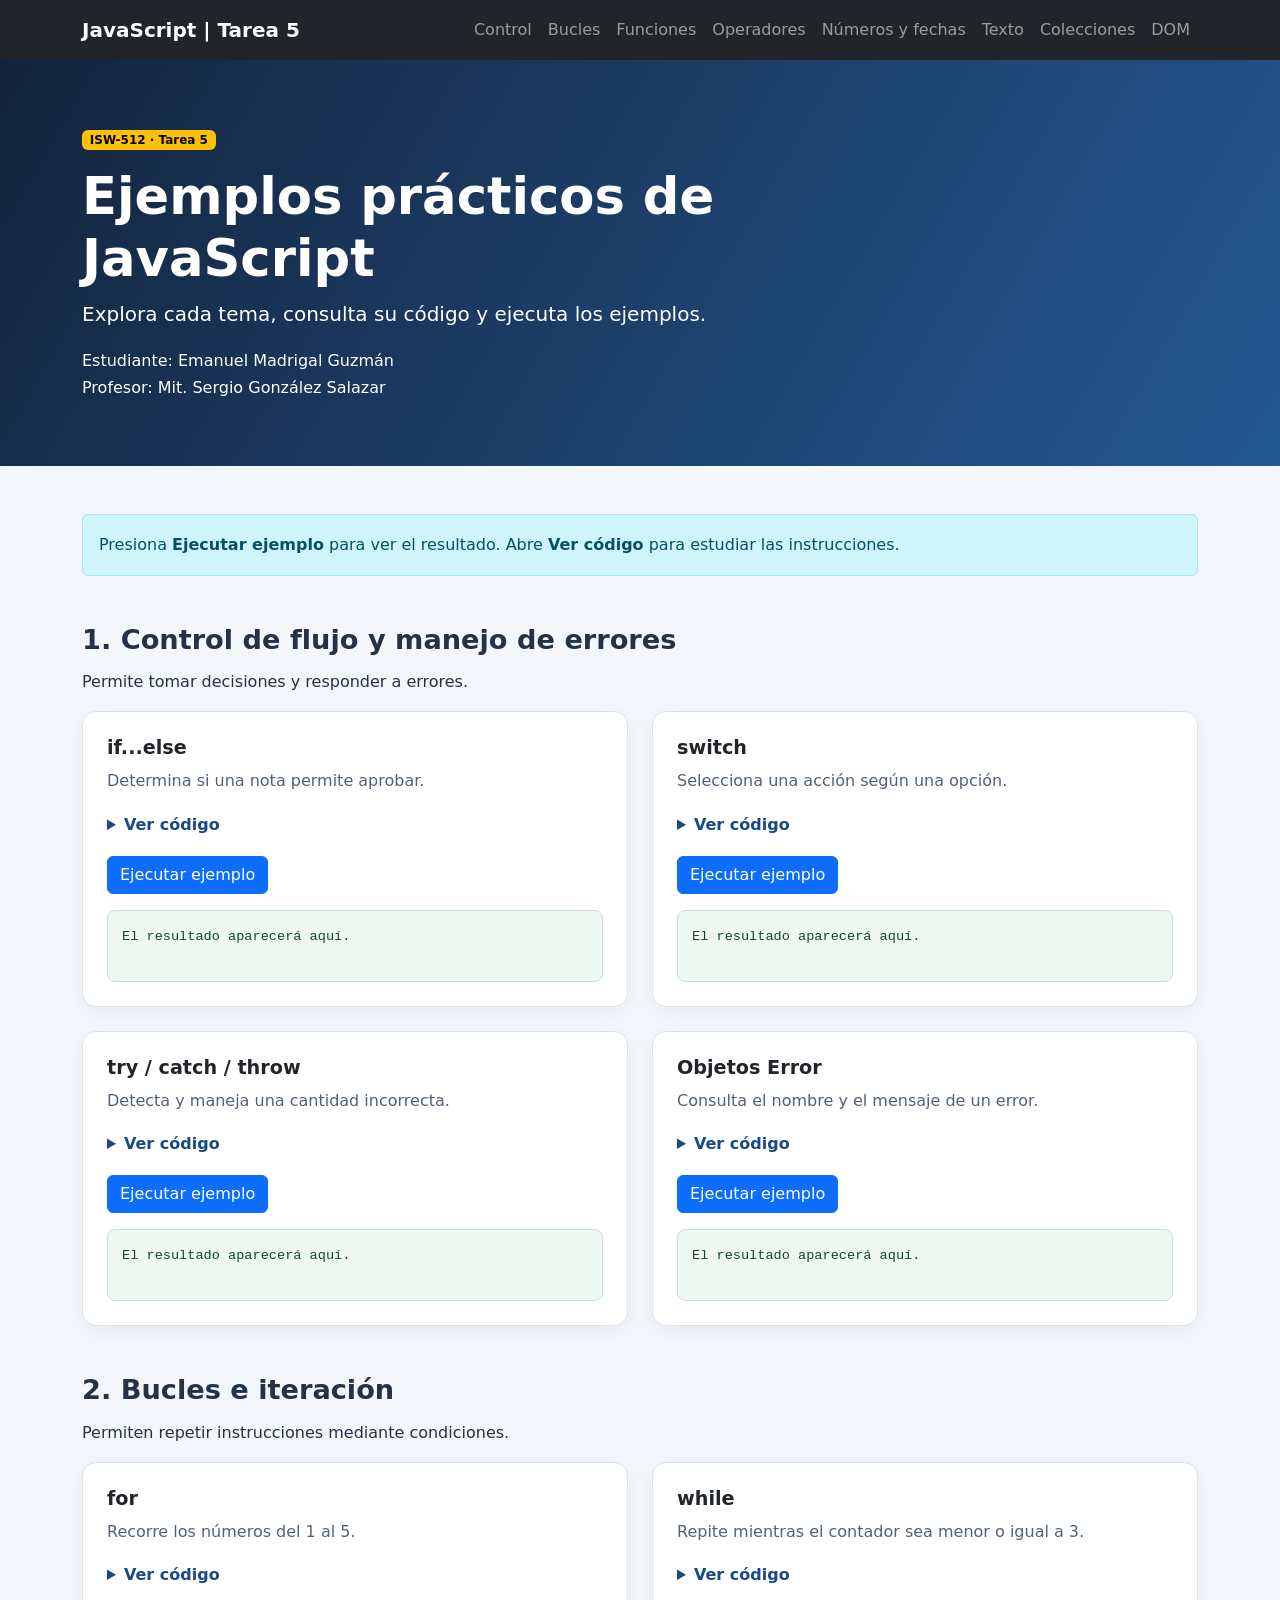
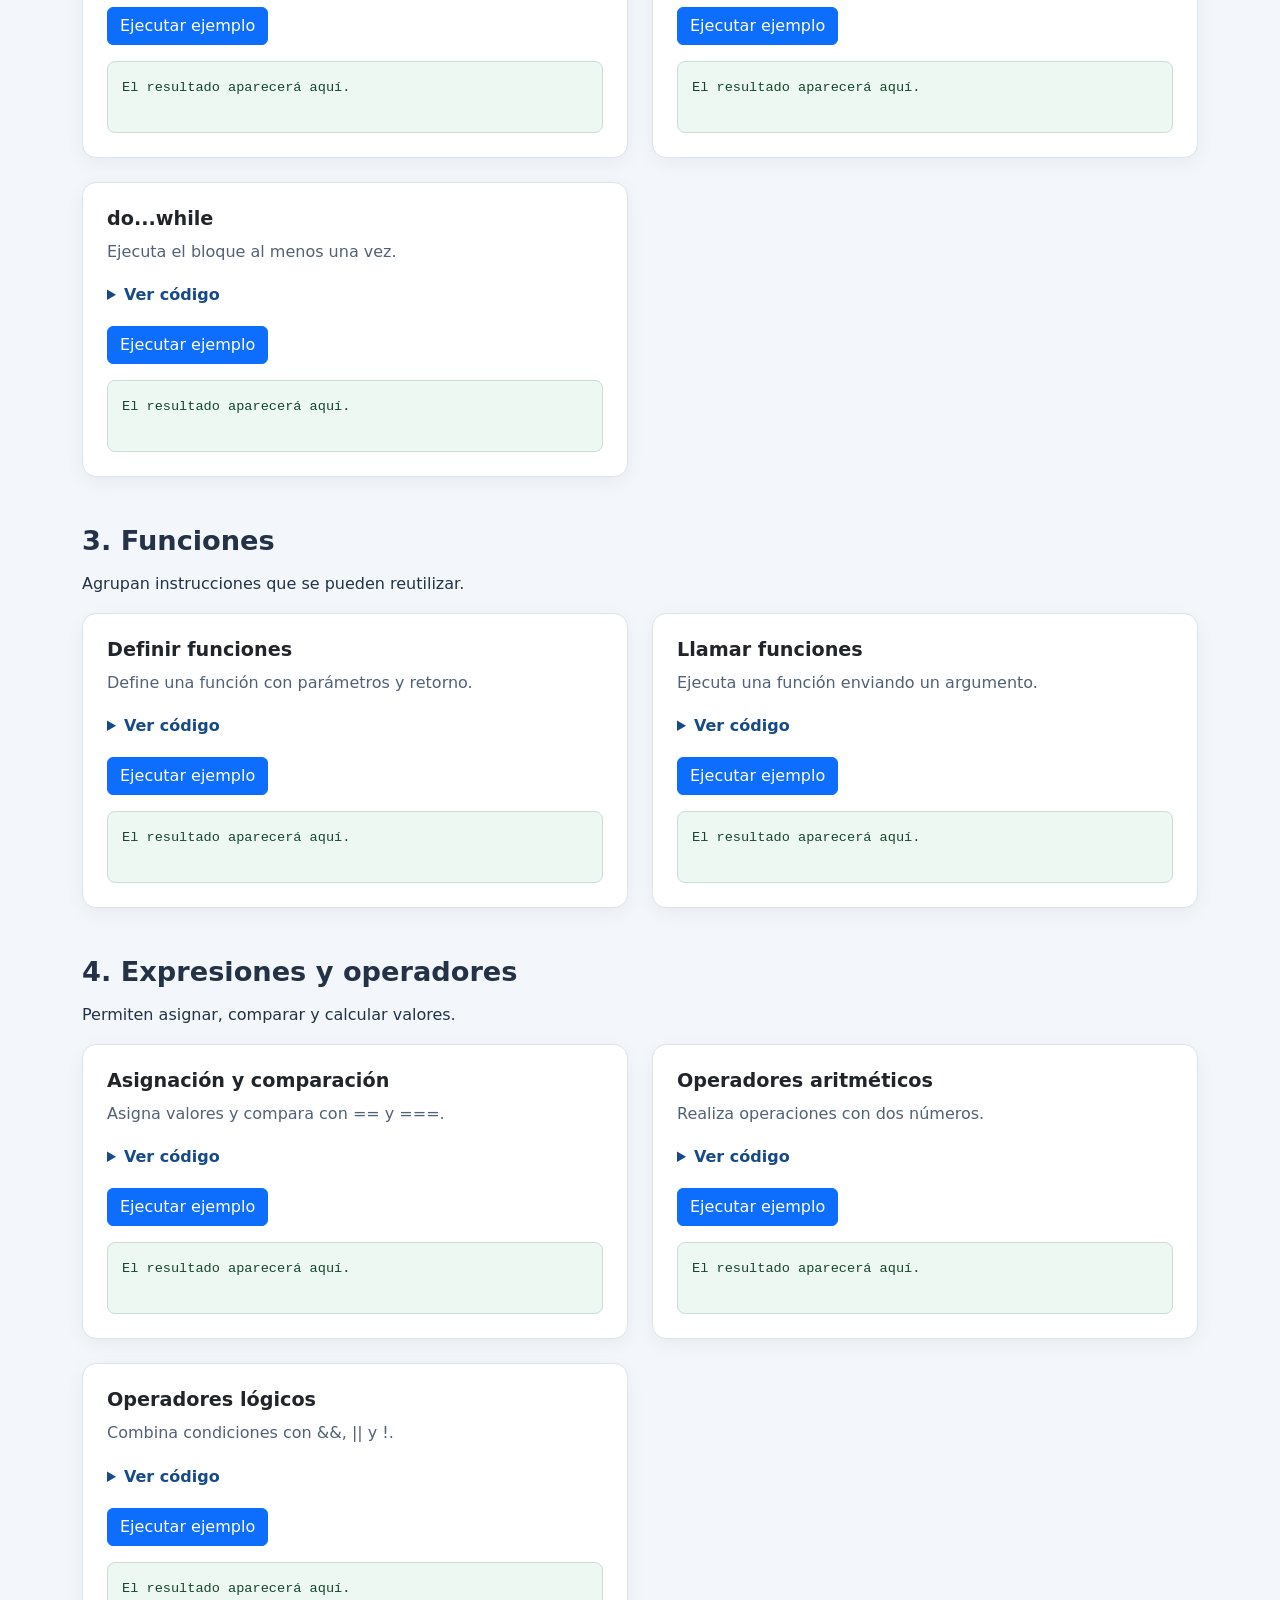
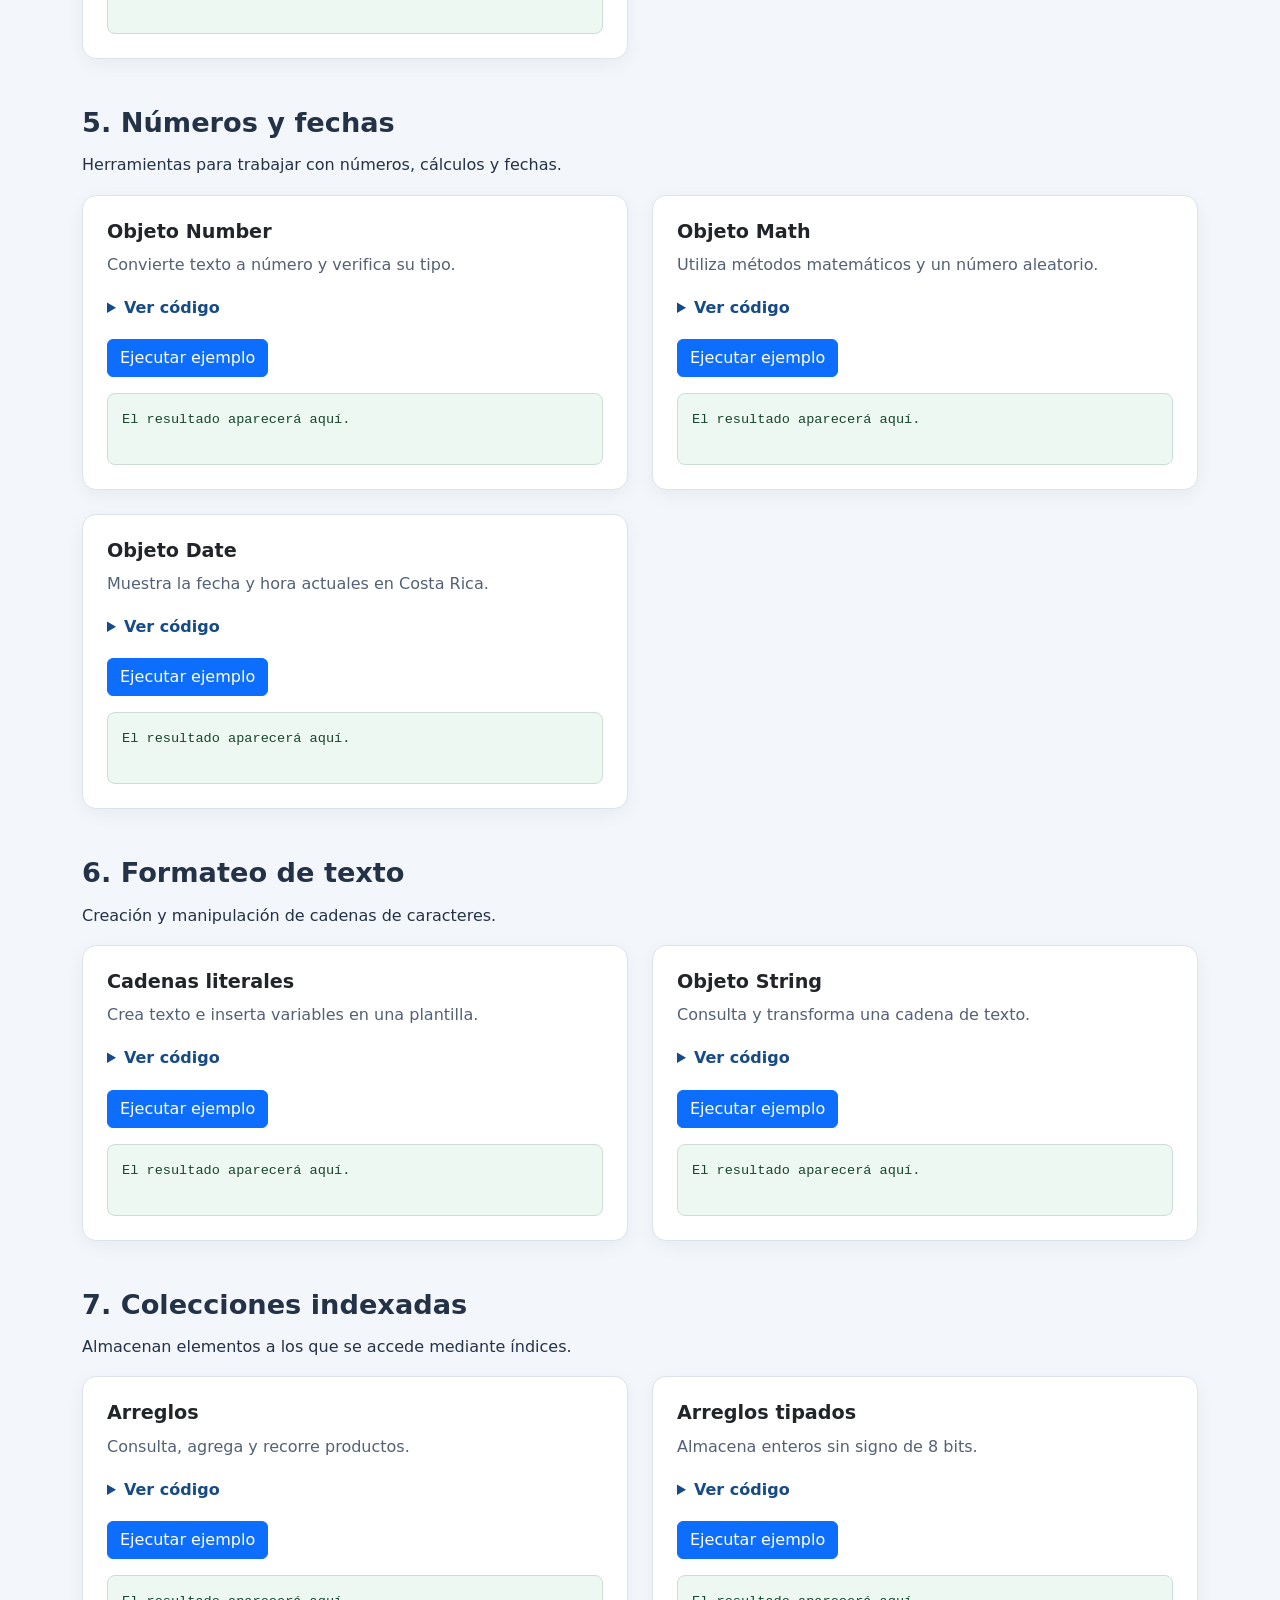
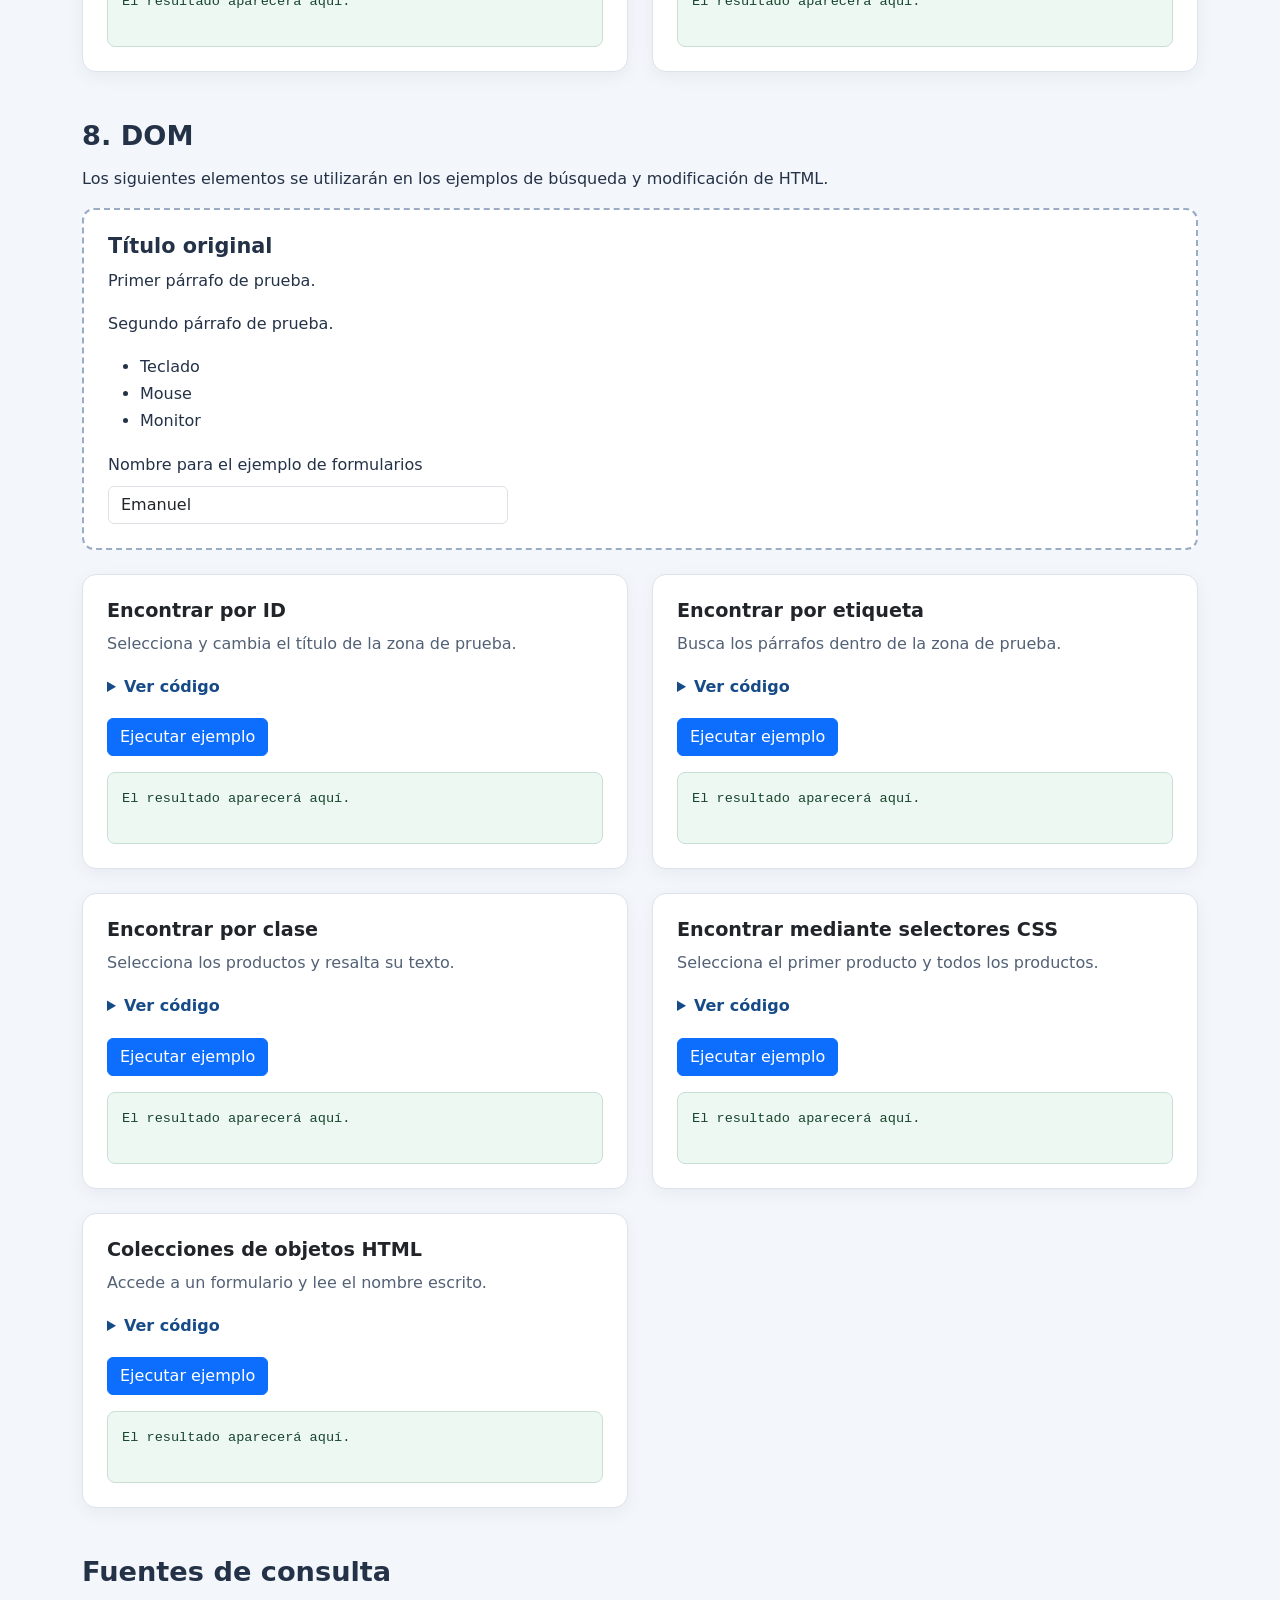
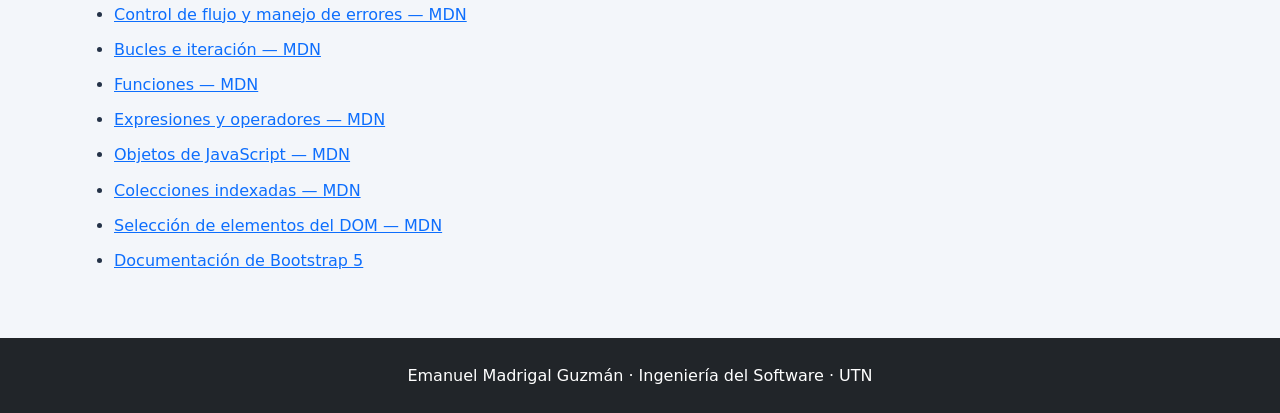
<file: Tarea-5/index.html>
<!DOCTYPE html>
<html lang="es">

<head>
    <meta charset="UTF-8">
    <meta name="viewport" content="width=device-width, initial-scale=1.0">

    <meta name="description"
        content="Ejemplos prácticos de JavaScript: funciones, bucles, operadores, objetos y DOM.">

    <title>Tarea 5 | Ejemplos de JavaScript</title>

    <!-- Bootstrap 5 -->
    <link
        href="https://cdn.jsdelivr.net/npm/bootstrap@5.3.8/dist/css/bootstrap.min.css"
        rel="stylesheet">

    <!-- Estilos propios -->
    <link rel="stylesheet" href="default.css">
</head>

<body>

    <!-- Navegación -->
    <nav class="navbar navbar-expand-lg navbar-dark bg-dark">
        <div class="container">
            <a class="navbar-brand fw-bold" href="#inicio">
                JavaScript | Tarea 5
            </a>

            <button class="navbar-toggler" type="button"
                data-bs-toggle="collapse"
                data-bs-target="#menuPrincipal"
                aria-controls="menuPrincipal"
                aria-expanded="false"
                aria-label="Abrir navegación">

                <span class="navbar-toggler-icon"></span>
            </button>

            <div class="collapse navbar-collapse" id="menuPrincipal">
                <ul class="navbar-nav ms-auto">
                    <li class="nav-item">
                        <a class="nav-link" href="#control">Control</a>
                    </li>
                    <li class="nav-item">
                        <a class="nav-link" href="#bucles">Bucles</a>
                    </li>
                    <li class="nav-item">
                        <a class="nav-link" href="#funciones">Funciones</a>
                    </li>
                    <li class="nav-item">
                        <a class="nav-link" href="#operadores">Operadores</a>
                    </li>
                    <li class="nav-item">
                        <a class="nav-link" href="#objetos">Números y fechas</a>
                    </li>
                    <li class="nav-item">
                        <a class="nav-link" href="#texto">Texto</a>
                    </li>
                    <li class="nav-item">
                        <a class="nav-link" href="#colecciones">Colecciones</a>
                    </li>
                    <li class="nav-item">
                        <a class="nav-link" href="#dom">DOM</a>
                    </li>
                </ul>
            </div>
        </div>
    </nav>

    <!-- Presentación -->
    <header id="inicio" class="presentacion">
        <div class="container">
            <span class="badge text-bg-warning mb-3">ISW-512 · Tarea 5</span>

            <h1>Ejemplos prácticos de JavaScript</h1>

            <p class="lead">
                Explora cada tema, consulta su código y ejecuta los ejemplos.
            </p>

            <p class="mb-0">
                Estudiante: Emanuel Madrigal Guzmán<br>
                Profesor: Mit. Sergio González Salazar
            </p>
        </div>
    </header>

    <main class="container py-5">

        <div class="alert alert-info">
            Presiona <strong>Ejecutar ejemplo</strong> para ver el resultado.
            Abre <strong>Ver código</strong> para estudiar las instrucciones.
        </div>

        <noscript>
            <p class="alert alert-warning">
                Activa JavaScript en tu navegador para utilizar los ejemplos.
            </p>
        </noscript>

        <section id="control" class="tema">
            <h2>1. Control de flujo y manejo de errores</h2>
            <p>Permite tomar decisiones y responder a errores.</p>
            <div class="row g-4 ejemplos"></div>
        </section>

        <section id="bucles" class="tema">
            <h2>2. Bucles e iteración</h2>
            <p>Permiten repetir instrucciones mediante condiciones.</p>
            <div class="row g-4 ejemplos"></div>
        </section>

        <section id="funciones" class="tema">
            <h2>3. Funciones</h2>
            <p>Agrupan instrucciones que se pueden reutilizar.</p>
            <div class="row g-4 ejemplos"></div>
        </section>

        <section id="operadores" class="tema">
            <h2>4. Expresiones y operadores</h2>
            <p>Permiten asignar, comparar y calcular valores.</p>
            <div class="row g-4 ejemplos"></div>
        </section>

        <section id="objetos" class="tema">
            <h2>5. Números y fechas</h2>
            <p>Herramientas para trabajar con números, cálculos y fechas.</p>
            <div class="row g-4 ejemplos"></div>
        </section>

        <section id="texto" class="tema">
            <h2>6. Formateo de texto</h2>
            <p>Creación y manipulación de cadenas de caracteres.</p>
            <div class="row g-4 ejemplos"></div>
        </section>

        <section id="colecciones" class="tema">
            <h2>7. Colecciones indexadas</h2>
            <p>Almacenan elementos a los que se accede mediante índices.</p>
            <div class="row g-4 ejemplos"></div>
        </section>

        <section id="dom" class="tema">
            <h2>8. DOM</h2>
            <p>
                Los siguientes elementos se utilizarán en los ejemplos
                de búsqueda y modificación de HTML.
            </p>

            <div id="zona-dom" class="zona-practica mb-4">
                <h3 id="titulo-demo">Título original</h3>

                <p class="nota-demo">Primer párrafo de prueba.</p>
                <p class="nota-demo">Segundo párrafo de prueba.</p>

                <ul>
                    <li class="producto-demo">Teclado</li>
                    <li class="producto-demo">Mouse</li>
                    <li class="producto-demo">Monitor</li>
                </ul>

                <form id="formulario-demo">
                    <label for="nombre-demo" class="form-label">
                        Nombre para el ejemplo de formularios
                    </label>

                    <input type="text"
                        id="nombre-demo"
                        name="nombre"
                        class="form-control"
                        value="Emanuel">
                </form>
            </div>

            <div class="row g-4 ejemplos"></div>
        </section>

        <section class="tema" aria-labelledby="titulo-fuentes">
            <h2 id="titulo-fuentes">Fuentes de consulta</h2>

            <ul class="fuentes">
                <li>
                    <a href="https://developer.mozilla.org/es/docs/Web/JavaScript/Guide/Control_flow_and_error_handling">
                        Control de flujo y manejo de errores — MDN
                    </a>
                </li>
                <li>
                    <a href="https://developer.mozilla.org/es/docs/Web/JavaScript/Guide/Loops_and_iteration">
                        Bucles e iteración — MDN
                    </a>
                </li>
                <li>
                    <a href="https://developer.mozilla.org/es/docs/Web/JavaScript/Guide/Functions">
                        Funciones — MDN
                    </a>
                </li>
                <li>
                    <a href="https://developer.mozilla.org/es/docs/Web/JavaScript/Guide/Expressions_and_operators">
                        Expresiones y operadores — MDN
                    </a>
                </li>
                <li>
                    <a href="https://developer.mozilla.org/es/docs/Web/JavaScript/Reference/Global_Objects">
                        Objetos de JavaScript — MDN
                    </a>
                </li>
                <li>
                    <a href="https://developer.mozilla.org/es/docs/Web/JavaScript/Guide/Indexed_collections">
                        Colecciones indexadas — MDN
                    </a>
                </li>
                <li>
                    <a href="https://developer.mozilla.org/en-US/docs/Web/API/Document_Object_Model/Selection_and_traversal_on_the_DOM_tree">
                        Selección de elementos del DOM — MDN
                    </a>
                </li>
                <li>
                    <a href="https://getbootstrap.com/docs/5.3/getting-started/introduction/">
                        Documentación de Bootstrap 5
                    </a>
                </li>
            </ul>
        </section>

    </main>

    <footer class="bg-dark text-white text-center p-4">
        <p class="mb-0">
            Emanuel Madrigal Guzmán · Ingeniería del Software · UTN
        </p>
    </footer>

    <script
        src="https://cdn.jsdelivr.net/npm/bootstrap@5.3.8/dist/js/bootstrap.bundle.min.js">
    </script>

    <script src="main.js"></script>

</body>
</html>
</file>
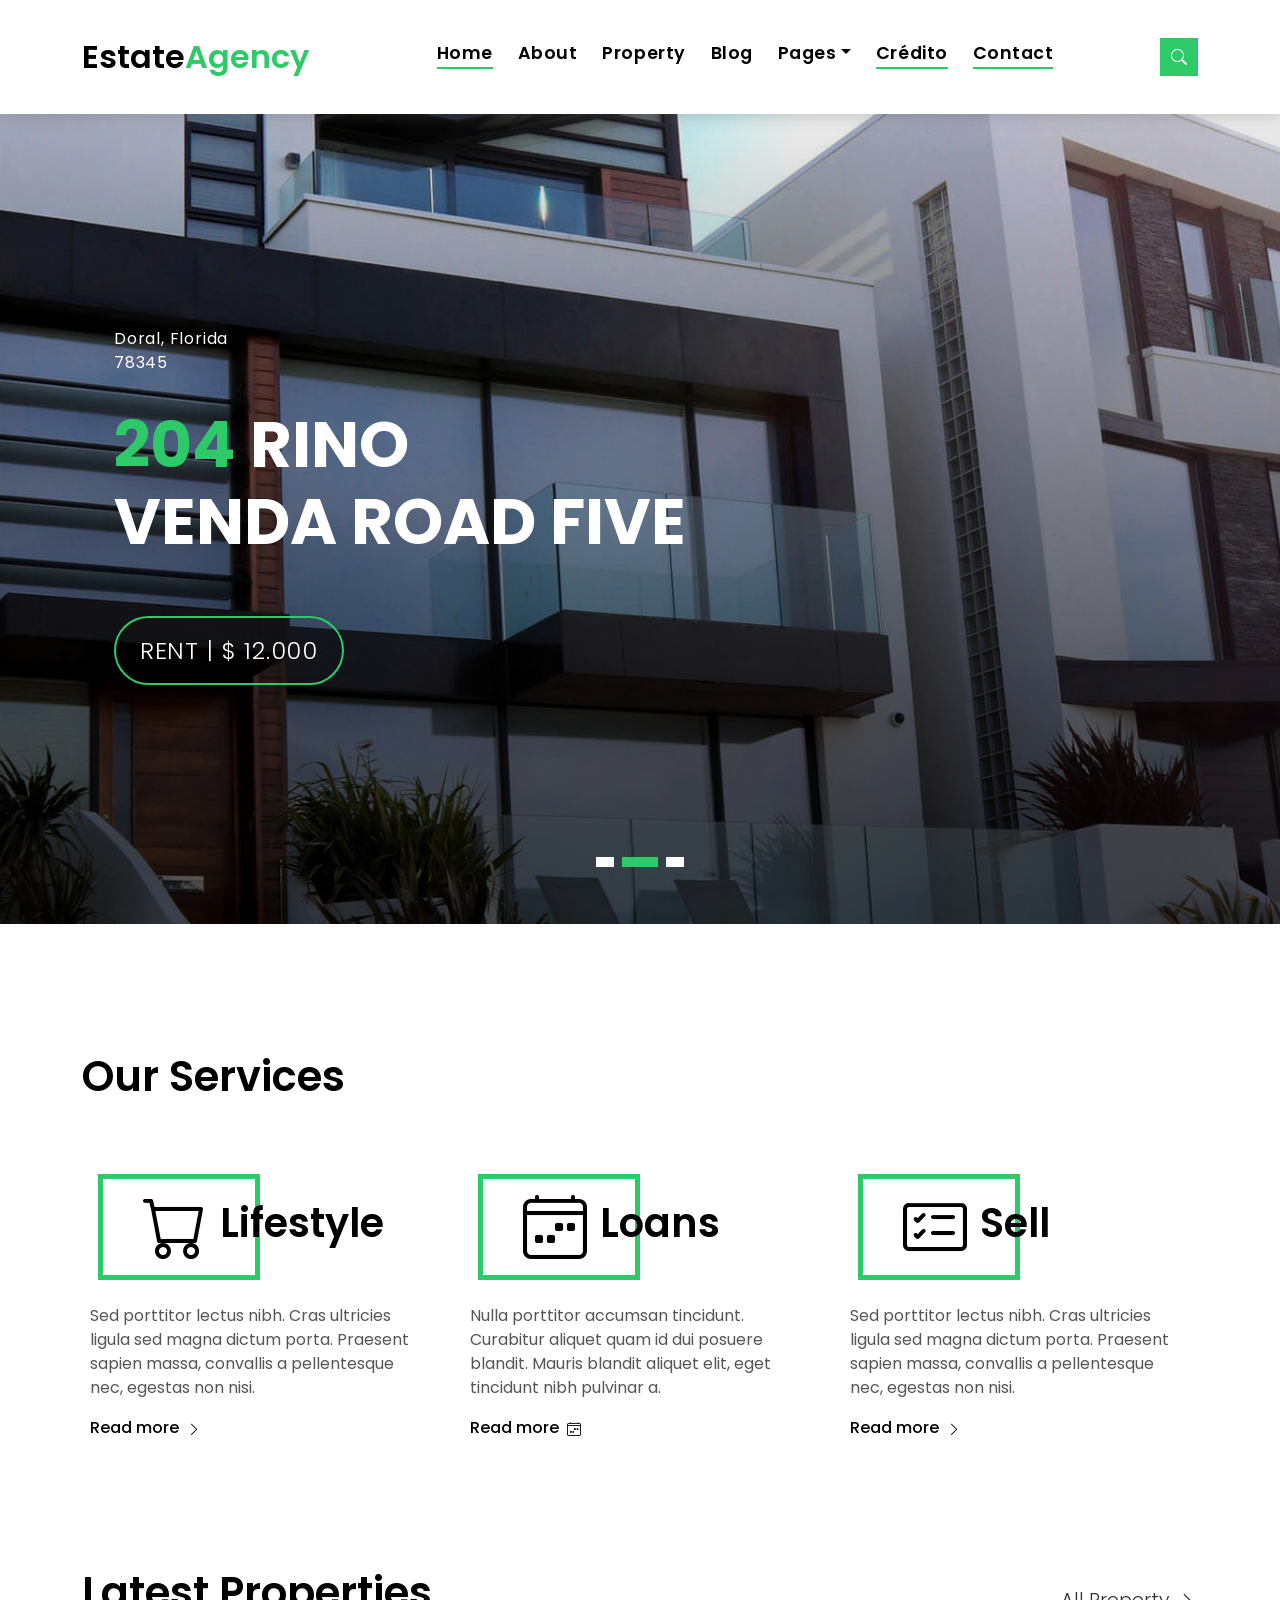
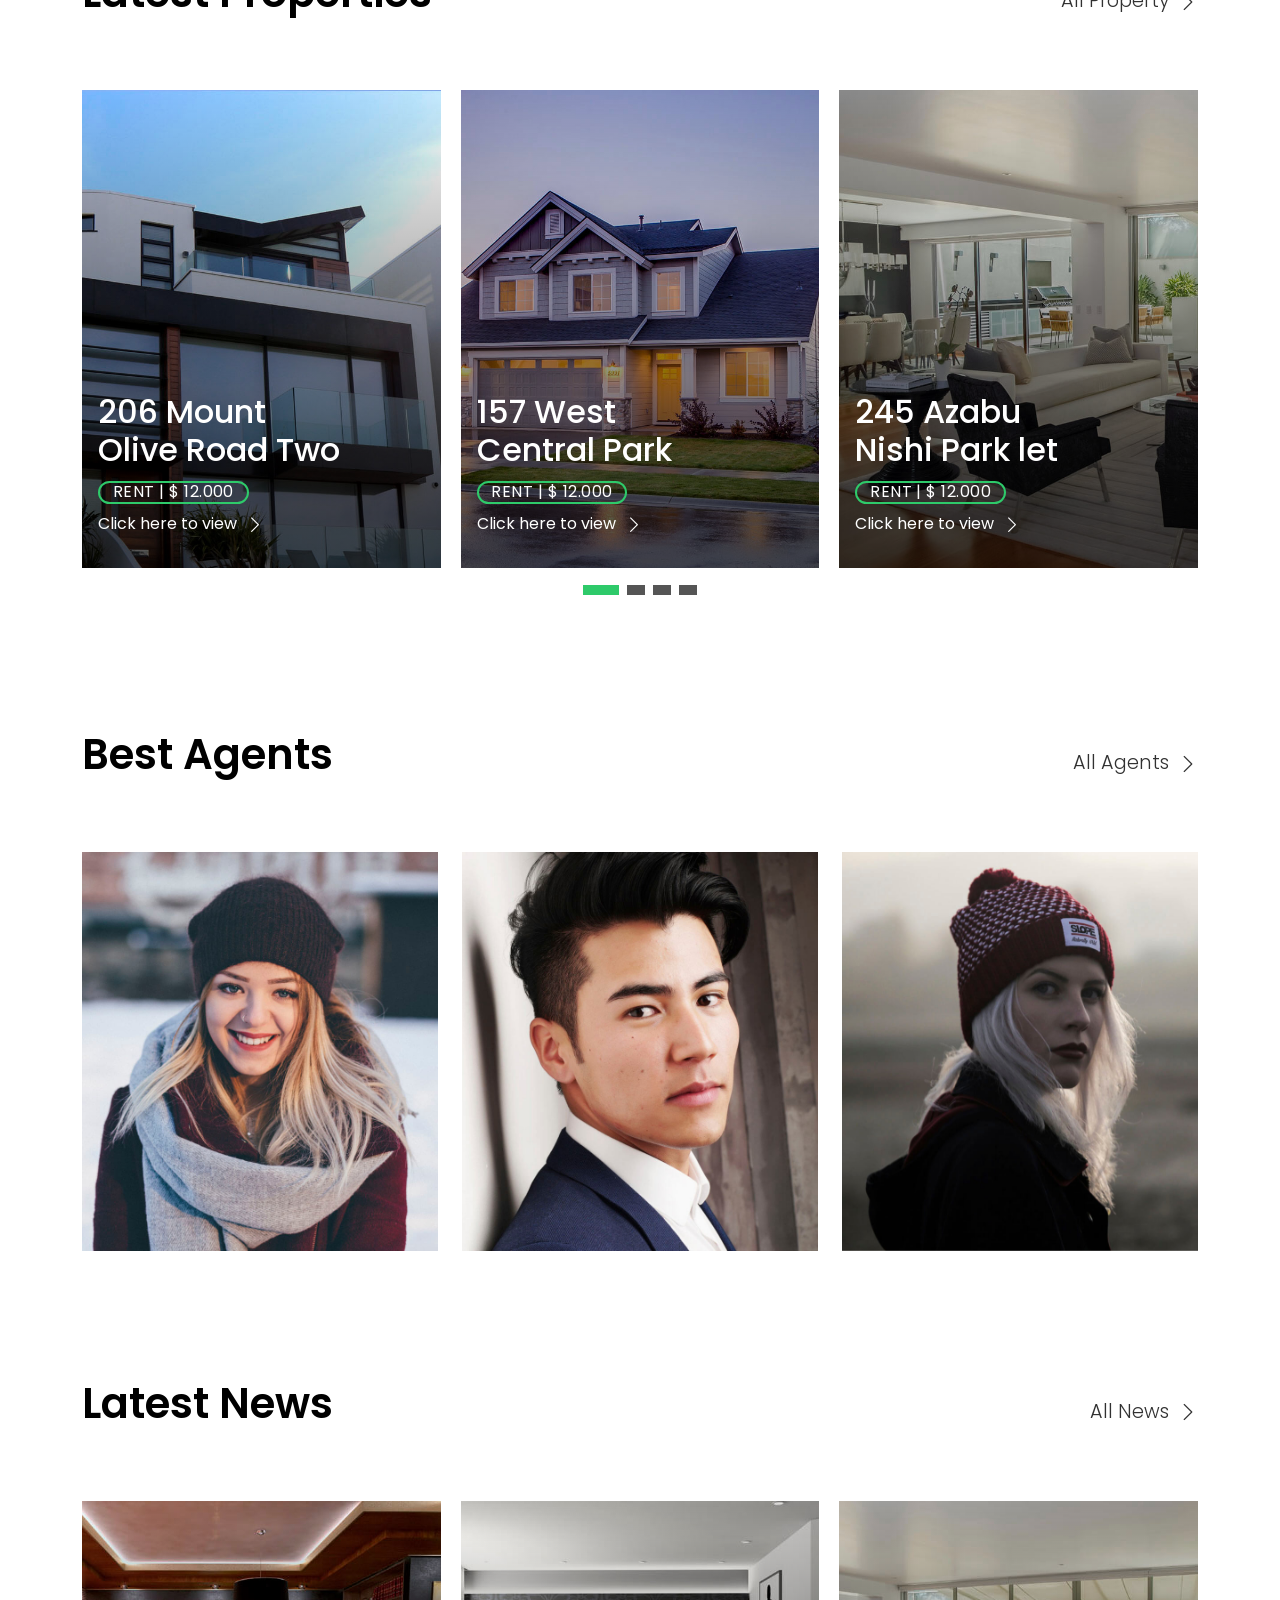
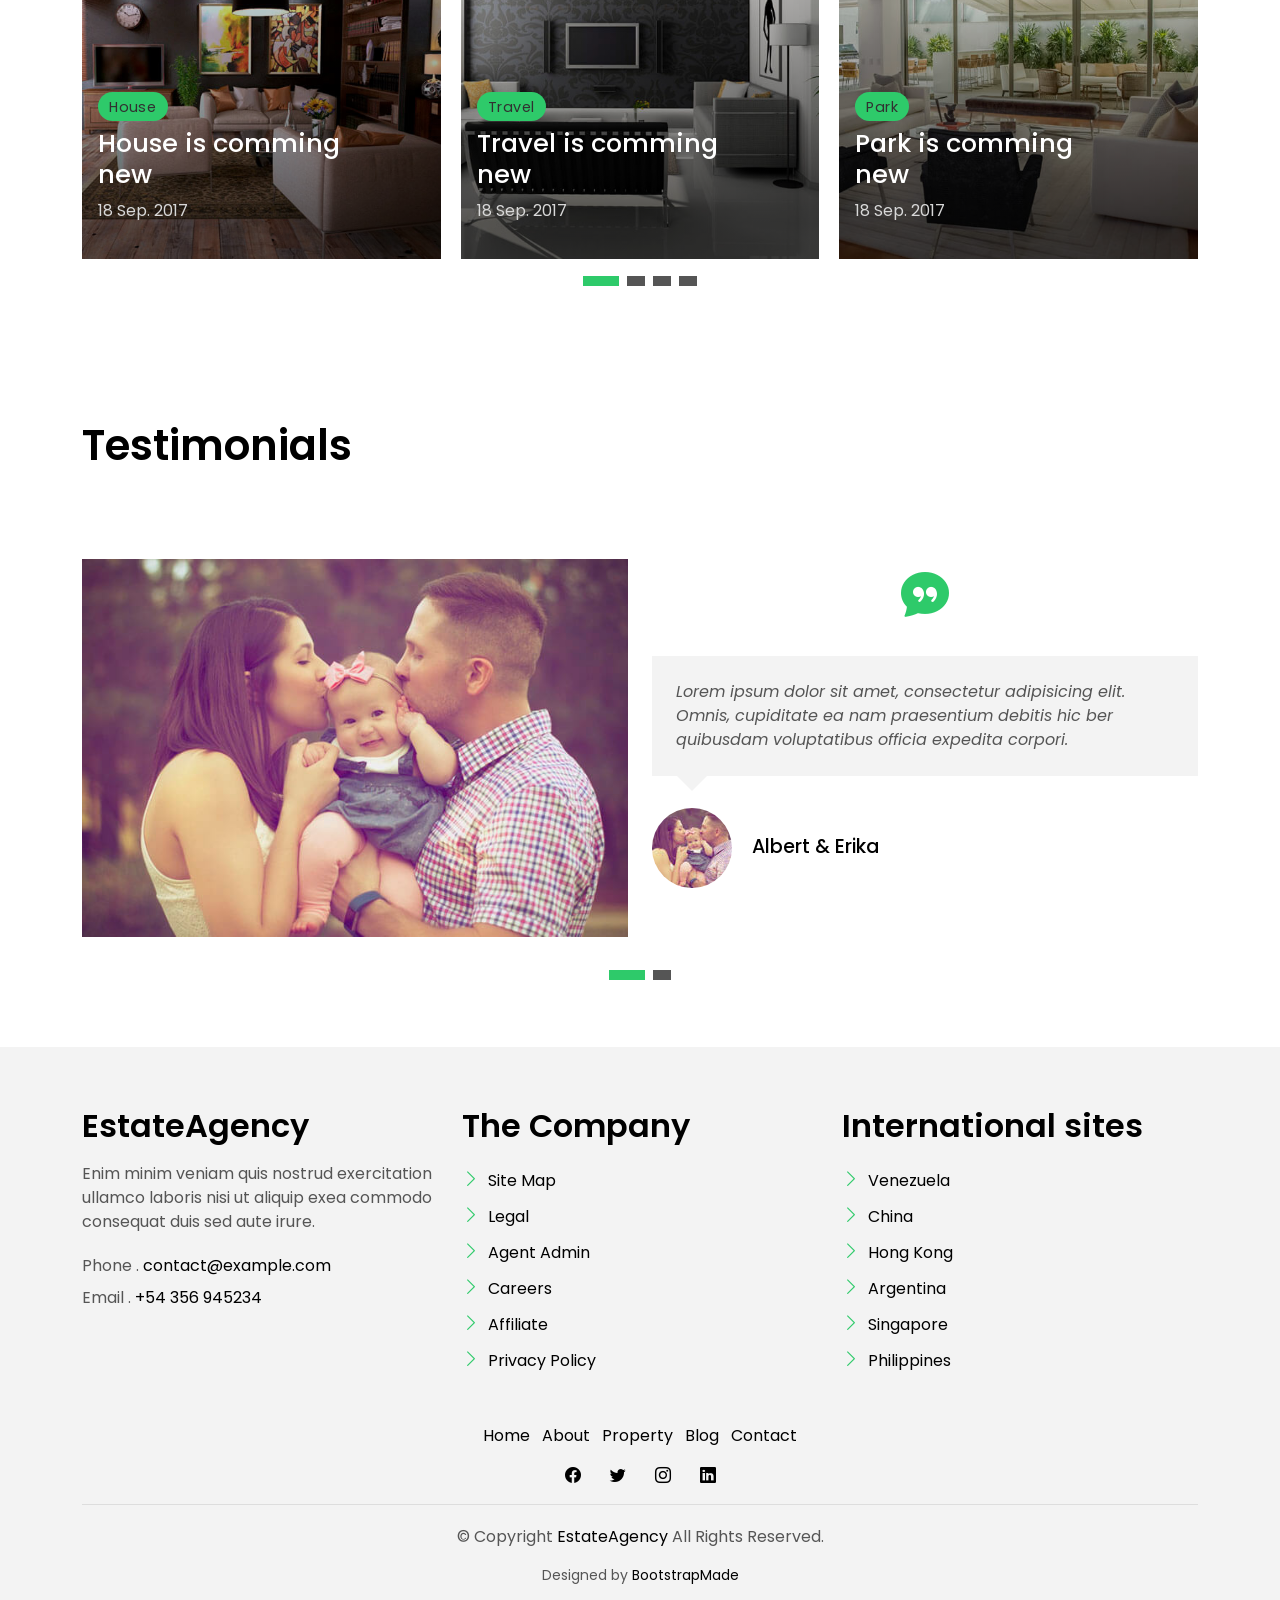
<file: Tarea-6/index.html>
<!DOCTYPE html>
<html lang="en">

<head>
  <meta charset="utf-8">
  <meta content="width=device-width, initial-scale=1.0" name="viewport">

  <title>EstateAgency Bootstrap Template - Index</title>
  <meta content="" name="description">
  <meta content="" name="keywords">

  <!-- Favicons -->
  <link href="assets/img/favicon.png" rel="icon">
  <link href="assets/img/apple-touch-icon.png" rel="apple-touch-icon">

  <!-- Google Fonts -->
  <link href="https://fonts.googleapis.com/css?family=Poppins:300,400,500,600,700" rel="stylesheet">

  <!-- Vendor CSS Files -->
  <link href="assets/vendor/animate.css/animate.min.css" rel="stylesheet">
  <link href="assets/vendor/bootstrap/css/bootstrap.min.css" rel="stylesheet">
  <link href="assets/vendor/bootstrap-icons/bootstrap-icons.css" rel="stylesheet">
  <link href="assets/vendor/swiper/swiper-bundle.min.css" rel="stylesheet">

  <!-- Template Main CSS File -->
  <link href="assets/css/style.css" rel="stylesheet">

  <!-- =======================================================
  * Template Name: EstateAgency - v4.8.0
  * Template URL: https://bootstrapmade.com/real-estate-agency-bootstrap-template/
  * Author: BootstrapMade.com
  * License: https://bootstrapmade.com/license/
  ======================================================== -->
</head>

<body>

  <!-- ======= Property Search Section ======= -->
  <div class="click-closed"></div>
  <!--/ Form Search Star /-->
  <div class="box-collapse">
    <div class="title-box-d">
      <h3 class="title-d">Search Property</h3>
    </div>
    <span class="close-box-collapse right-boxed bi bi-x"></span>
    <div class="box-collapse-wrap form">
      <form class="form-a">
        <div class="row">
          <div class="col-md-12 mb-2">
            <div class="form-group">
              <label class="pb-2" for="Type">Keyword</label>
              <input type="text" class="form-control form-control-lg form-control-a" placeholder="Keyword">
            </div>
          </div>
          <div class="col-md-6 mb-2">
            <div class="form-group mt-3">
              <label class="pb-2" for="Type">Type</label>
              <select class="form-control form-select form-control-a" id="Type">
                <option>All Type</option>
                <option>For Rent</option>
                <option>For Sale</option>
                <option>Open House</option>
              </select>
            </div>
          </div>
          <div class="col-md-6 mb-2">
            <div class="form-group mt-3">
              <label class="pb-2" for="city">City</label>
              <select class="form-control form-select form-control-a" id="city">
                <option>All City</option>
                <option>Alabama</option>
                <option>Arizona</option>
                <option>California</option>
                <option>Colorado</option>
              </select>
            </div>
          </div>
          <div class="col-md-6 mb-2">
            <div class="form-group mt-3">
              <label class="pb-2" for="bedrooms">Bedrooms</label>
              <select class="form-control form-select form-control-a" id="bedrooms">
                <option>Any</option>
                <option>01</option>
                <option>02</option>
                <option>03</option>
              </select>
            </div>
          </div>
          <div class="col-md-6 mb-2">
            <div class="form-group mt-3">
              <label class="pb-2" for="garages">Garages</label>
              <select class="form-control form-select form-control-a" id="garages">
                <option>Any</option>
                <option>01</option>
                <option>02</option>
                <option>03</option>
                <option>04</option>
              </select>
            </div>
          </div>
          <div class="col-md-6 mb-2">
            <div class="form-group mt-3">
              <label class="pb-2" for="bathrooms">Bathrooms</label>
              <select class="form-control form-select form-control-a" id="bathrooms">
                <option>Any</option>
                <option>01</option>
                <option>02</option>
                <option>03</option>
              </select>
            </div>
          </div>
          <div class="col-md-6 mb-2">
            <div class="form-group mt-3">
              <label class="pb-2" for="price">Min Price</label>
              <select class="form-control form-select form-control-a" id="price">
                <option>Unlimite</option>
                <option>$50,000</option>
                <option>$100,000</option>
                <option>$150,000</option>
                <option>$200,000</option>
              </select>
            </div>
          </div>
          <div class="col-md-12">
            <button type="submit" class="btn btn-b">Search Property</button>
          </div>
        </div>
      </form>
    </div>
  </div><!-- End Property Search Section -->>

  <!-- ======= Header/Navbar ======= -->
  <nav class="navbar navbar-default navbar-trans navbar-expand-lg fixed-top">
    <div class="container">
      <button class="navbar-toggler collapsed" type="button" data-bs-toggle="collapse" data-bs-target="#navbarDefault" aria-controls="navbarDefault" aria-expanded="false" aria-label="Toggle navigation">
        <span></span>
        <span></span>
        <span></span>
      </button>
      <a class="navbar-brand text-brand" href="index.html">Estate<span class="color-b">Agency</span></a>

      <div class="navbar-collapse collapse justify-content-center" id="navbarDefault">
        <ul class="navbar-nav">

          <li class="nav-item">
            <a class="nav-link active" href="index.html">Home</a>
          </li>

          <li class="nav-item">
            <a class="nav-link " href="about.html">About</a>
          </li>

          <li class="nav-item">
            <a class="nav-link " href="property-grid.html">Property</a>
          </li>

          <li class="nav-item">
            <a class="nav-link " href="blog-grid.html">Blog</a>
          </li>

          <li class="nav-item dropdown">
            <a class="nav-link dropdown-toggle" href="#" id="navbarDropdown" role="button" data-bs-toggle="dropdown" aria-haspopup="true" aria-expanded="false">Pages</a>
            <div class="dropdown-menu">
              <a class="dropdown-item " href="property-single.html">Property Single</a>
              <a class="dropdown-item " href="blog-single.html">Blog Single</a>
              <a class="dropdown-item " href="agents-grid.html">Agents Grid</a>
              <a class="dropdown-item " href="agent-single.html">Agent Single</a>
            </div>
          </li>
          <li class="nav-item">
            <a class="nav-link active" href="credito.html">Crédito</a>
          </li>
          <li class="nav-item">
            <a class="nav-link active" href="contact.html">Contact</a>
          </li>
        </ul>
      </div>

      
<button type="button" class="btn btn-b-n navbar-toggle-box navbar-toggle-box-collapse" aria-label="Buscar propiedades">
  <i class="bi bi-search"></i>
</button>


    </div>
  </nav><!-- End Header/Navbar -->

  <!-- ======= Intro Section ======= -->
  <div class="intro intro-carousel swiper position-relative">

    <div class="swiper-wrapper">

      <div class="swiper-slide carousel-item-a intro-item bg-image" style="background-image: url(assets/img/slide-1.jpg)">
        <div class="overlay overlay-a"></div>
        <div class="intro-content display-table">
          <div class="table-cell">
            <div class="container">
              <div class="row">
                <div class="col-lg-8">
                  <div class="intro-body">
                    <p class="intro-title-top">Doral, Florida
                      <br> 78345
                    </p>
                    <h1 class="intro-title mb-4 ">
                      <span class="color-b">204 </span> Mount
                      <br> Olive Road Two
                    </h1>
                    <p class="intro-subtitle intro-price">
                      <a href="#"><span class="price-a">rent | $ 12.000</span></a>
                    </p>
                  </div>
                </div>
              </div>
            </div>
          </div>
        </div>
      </div>
      <div class="swiper-slide carousel-item-a intro-item bg-image" style="background-image: url(assets/img/slide-2.jpg)">
        <div class="overlay overlay-a"></div>
        <div class="intro-content display-table">
          <div class="table-cell">
            <div class="container">
              <div class="row">
                <div class="col-lg-8">
                  <div class="intro-body">
                    <p class="intro-title-top">Doral, Florida
                      <br> 78345
                    </p>
                    <h1 class="intro-title mb-4">
                      <span class="color-b">204 </span> Rino
                      <br> Venda Road Five
                    </h1>
                    <p class="intro-subtitle intro-price">
                      <a href="#"><span class="price-a">rent | $ 12.000</span></a>
                    </p>
                  </div>
                </div>
              </div>
            </div>
          </div>
        </div>
      </div>
      <div class="swiper-slide carousel-item-a intro-item bg-image" style="background-image: url(assets/img/slide-3.jpg)">
        <div class="overlay overlay-a"></div>
        <div class="intro-content display-table">
          <div class="table-cell">
            <div class="container">
              <div class="row">
                <div class="col-lg-8">
                  <div class="intro-body">
                    <p class="intro-title-top">Doral, Florida
                      <br> 78345
                    </p>
                    <h1 class="intro-title mb-4">
                      <span class="color-b">204 </span> Alira
                      <br> Roan Road One
                    </h1>
                    <p class="intro-subtitle intro-price">
                      <a href="#"><span class="price-a">rent | $ 12.000</span></a>
                    </p>
                  </div>
                </div>
              </div>
            </div>
          </div>
        </div>
      </div>
    </div>
    <div class="swiper-pagination"></div>
  </div><!-- End Intro Section -->

  <main id="main">

    <!-- ======= Services Section ======= -->
    <section class="section-services section-t8">
      <div class="container">
        <div class="row">
          <div class="col-md-12">
            <div class="title-wrap d-flex justify-content-between">
              <div class="title-box">
                <h2 class="title-a">Our Services</h2>
              </div>
            </div>
          </div>
        </div>
        <div class="row">
          <div class="col-md-4">
            <div class="card-box-c foo">
              <div class="card-header-c d-flex">
                <div class="card-box-ico">
                  <span class="bi bi-cart"></span>
                </div>
                <div class="card-title-c align-self-center">
                  <h2 class="title-c">Lifestyle</h2>
                </div>
              </div>
              <div class="card-body-c">
                <p class="content-c">
                  Sed porttitor lectus nibh. Cras ultricies ligula sed magna dictum porta. Praesent sapien massa,
                  convallis a pellentesque
                  nec, egestas non nisi.
                </p>
              </div>
              <div class="card-footer-c">
                <a href="#" class="link-c link-icon">Read more
                  <span class="bi bi-chevron-right"></span>
                </a>
              </div>
            </div>
          </div>
          <div class="col-md-4">
            <div class="card-box-c foo">
              <div class="card-header-c d-flex">
                <div class="card-box-ico">
                  <span class="bi bi-calendar4-week"></span>
                </div>
                <div class="card-title-c align-self-center">
                  <h2 class="title-c">Loans</h2>
                </div>
              </div>
              <div class="card-body-c">
                <p class="content-c">
                  Nulla porttitor accumsan tincidunt. Curabitur aliquet quam id dui posuere blandit. Mauris blandit
                  aliquet elit, eget tincidunt
                  nibh pulvinar a.
                </p>
              </div>
              <div class="card-footer-c">
                <a href="#" class="link-c link-icon">Read more
                  <span class="bi bi-calendar4-week"></span>
                </a>
              </div>
            </div>
          </div>
          <div class="col-md-4">
            <div class="card-box-c foo">
              <div class="card-header-c d-flex">
                <div class="card-box-ico">
                  <span class="bi bi-card-checklist"></span>
                </div>
                <div class="card-title-c align-self-center">
                  <h2 class="title-c">Sell</h2>
                </div>
              </div>
              <div class="card-body-c">
                <p class="content-c">
                  Sed porttitor lectus nibh. Cras ultricies ligula sed magna dictum porta. Praesent sapien massa,
                  convallis a pellentesque
                  nec, egestas non nisi.
                </p>
              </div>
              <div class="card-footer-c">
                <a href="#" class="link-c link-icon">Read more
                  <span class="bi bi-chevron-right"></span>
                </a>
              </div>
            </div>
          </div>
        </div>
      </div>
    </section><!-- End Services Section -->

    <!-- ======= Latest Properties Section ======= -->
    <section class="section-property section-t8">
      <div class="container">
        <div class="row">
          <div class="col-md-12">
            <div class="title-wrap d-flex justify-content-between">
              <div class="title-box">
                <h2 class="title-a">Latest Properties</h2>
              </div>
              <div class="title-link">
                <a href="property-grid.html">All Property
                  <span class="bi bi-chevron-right"></span>
                </a>
              </div>
            </div>
          </div>
        </div>

        <div id="property-carousel" class="swiper">
          <div class="swiper-wrapper">

            <div class="carousel-item-b swiper-slide">
              <div class="card-box-a card-shadow">
                <div class="img-box-a">
                  <img src="assets/img/property-6.jpg" alt="" class="img-a img-fluid">
                </div>
                <div class="card-overlay">
                  <div class="card-overlay-a-content">
                    <div class="card-header-a">
                      <h2 class="card-title-a">
                        <a href="property-single.html">206 Mount
                          <br /> Olive Road Two</a>
                      </h2>
                    </div>
                    <div class="card-body-a">
                      <div class="price-box d-flex">
                        <span class="price-a">rent | $ 12.000</span>
                      </div>
                      <a href="#" class="link-a">Click here to view
                        <span class="bi bi-chevron-right"></span>
                      </a>
                    </div>
                    <div class="card-footer-a">
                      <ul class="card-info d-flex justify-content-around">
                        <li>
                          <h4 class="card-info-title">Area</h4>
                          <span>340m
                            <sup>2</sup>
                          </span>
                        </li>
                        <li>
                          <h4 class="card-info-title">Beds</h4>
                          <span>2</span>
                        </li>
                        <li>
                          <h4 class="card-info-title">Baths</h4>
                          <span>4</span>
                        </li>
                        <li>
                          <h4 class="card-info-title">Garages</h4>
                          <span>1</span>
                        </li>
                      </ul>
                    </div>
                  </div>
                </div>
              </div>
            </div><!-- End carousel item -->

            <div class="carousel-item-b swiper-slide">
              <div class="card-box-a card-shadow">
                <div class="img-box-a">
                  <img src="assets/img/property-3.jpg" alt="" class="img-a img-fluid">
                </div>
                <div class="card-overlay">
                  <div class="card-overlay-a-content">
                    <div class="card-header-a">
                      <h2 class="card-title-a">
                        <a href="property-single.html">157 West
                          <br /> Central Park</a>
                      </h2>
                    </div>
                    <div class="card-body-a">
                      <div class="price-box d-flex">
                        <span class="price-a">rent | $ 12.000</span>
                      </div>
                      <a href="property-single.html" class="link-a">Click here to view
                        <span class="bi bi-chevron-right"></span>
                      </a>
                    </div>
                    <div class="card-footer-a">
                      <ul class="card-info d-flex justify-content-around">
                        <li>
                          <h4 class="card-info-title">Area</h4>
                          <span>340m
                            <sup>2</sup>
                          </span>
                        </li>
                        <li>
                          <h4 class="card-info-title">Beds</h4>
                          <span>2</span>
                        </li>
                        <li>
                          <h4 class="card-info-title">Baths</h4>
                          <span>4</span>
                        </li>
                        <li>
                          <h4 class="card-info-title">Garages</h4>
                          <span>1</span>
                        </li>
                      </ul>
                    </div>
                  </div>
                </div>
              </div>
            </div><!-- End carousel item -->

            <div class="carousel-item-b swiper-slide">
              <div class="card-box-a card-shadow">
                <div class="img-box-a">
                  <img src="assets/img/property-7.jpg" alt="" class="img-a img-fluid">
                </div>
                <div class="card-overlay">
                  <div class="card-overlay-a-content">
                    <div class="card-header-a">
                      <h2 class="card-title-a">
                        <a href="property-single.html">245 Azabu
                          <br /> Nishi Park let</a>
                      </h2>
                    </div>
                    <div class="card-body-a">
                      <div class="price-box d-flex">
                        <span class="price-a">rent | $ 12.000</span>
                      </div>
                      <a href="property-single.html" class="link-a">Click here to view
                        <span class="bi bi-chevron-right"></span>
                      </a>
                    </div>
                    <div class="card-footer-a">
                      <ul class="card-info d-flex justify-content-around">
                        <li>
                          <h4 class="card-info-title">Area</h4>
                          <span>340m
                            <sup>2</sup>
                          </span>
                        </li>
                        <li>
                          <h4 class="card-info-title">Beds</h4>
                          <span>2</span>
                        </li>
                        <li>
                          <h4 class="card-info-title">Baths</h4>
                          <span>4</span>
                        </li>
                        <li>
                          <h4 class="card-info-title">Garages</h4>
                          <span>1</span>
                        </li>
                      </ul>
                    </div>
                  </div>
                </div>
              </div>
            </div><!-- End carousel item -->

            <div class="carousel-item-b swiper-slide">
              <div class="card-box-a card-shadow">
                <div class="img-box-a">
                  <img src="assets/img/property-10.jpg" alt="" class="img-a img-fluid">
                </div>
                <div class="card-overlay">
                  <div class="card-overlay-a-content">
                    <div class="card-header-a">
                      <h2 class="card-title-a">
                        <a href="property-single.html">204 Montal
                          <br /> South Bela Two</a>
                      </h2>
                    </div>
                    <div class="card-body-a">
                      <div class="price-box d-flex">
                        <span class="price-a">rent | $ 12.000</span>
                      </div>
                      <a href="property-single.html" class="link-a">Click here to view
                        <span class="bi bi-chevron-right"></span>
                      </a>
                    </div>
                    <div class="card-footer-a">
                      <ul class="card-info d-flex justify-content-around">
                        <li>
                          <h4 class="card-info-title">Area</h4>
                          <span>340m
                            <sup>2</sup>
                          </span>
                        </li>
                        <li>
                          <h4 class="card-info-title">Beds</h4>
                          <span>2</span>
                        </li>
                        <li>
                          <h4 class="card-info-title">Baths</h4>
                          <span>4</span>
                        </li>
                        <li>
                          <h4 class="card-info-title">Garages</h4>
                          <span>1</span>
                        </li>
                      </ul>
                    </div>
                  </div>
                </div>
              </div>
            </div><!-- End carousel item -->
          </div>
        </div>
        <div class="propery-carousel-pagination carousel-pagination"></div>

      </div>
    </section><!-- End Latest Properties Section -->

    <!-- ======= Agents Section ======= -->
    <section class="section-agents section-t8">
      <div class="container">
        <div class="row">
          <div class="col-md-12">
            <div class="title-wrap d-flex justify-content-between">
              <div class="title-box">
                <h2 class="title-a">Best Agents</h2>
              </div>
              <div class="title-link">
                <a href="agents-grid.html">All Agents
                  <span class="bi bi-chevron-right"></span>
                </a>
              </div>
            </div>
          </div>
        </div>
        <div class="row">
          <div class="col-md-4">
            <div class="card-box-d">
              <div class="card-img-d">
                <img src="assets/img/agent-4.jpg" alt="" class="img-d img-fluid">
              </div>
              <div class="card-overlay card-overlay-hover">
                <div class="card-header-d">
                  <div class="card-title-d align-self-center">
                    <h3 class="title-d">
                      <a href="agent-single.html" class="link-two">Margaret Sotillo
                        <br> Escala</a>
                    </h3>
                  </div>
                </div>
                <div class="card-body-d">
                  <p class="content-d color-text-a">
                    Sed porttitor lectus nibh, Cras ultricies ligula sed magna dictum porta two.
                  </p>
                  <div class="info-agents color-a">
                    <p>
                      <strong>Phone: </strong> +54 356 945234
                    </p>
                    <p>
                      <strong>Email: </strong> agents@example.com
                    </p>
                  </div>
                </div>
                <div class="card-footer-d">
                  <div class="socials-footer d-flex justify-content-center">
                    <ul class="list-inline">
                      <li class="list-inline-item">
                        <a href="#" class="link-one">
                          <i class="bi bi-facebook" aria-hidden="true"></i>
                        </a>
                      </li>
                      <li class="list-inline-item">
                        <a href="#" class="link-one">
                          <i class="bi bi-twitter" aria-hidden="true"></i>
                        </a>
                      </li>
                      <li class="list-inline-item">
                        <a href="#" class="link-one">
                          <i class="bi bi-instagram" aria-hidden="true"></i>
                        </a>
                      </li>
                      <li class="list-inline-item">
                        <a href="#" class="link-one">
                          <i class="bi bi-linkedin" aria-hidden="true"></i>
                        </a>
                      </li>
                    </ul>
                  </div>
                </div>
              </div>
            </div>
          </div>
          <div class="col-md-4">
            <div class="card-box-d">
              <div class="card-img-d">
                <img src="assets/img/agent-1.jpg" alt="" class="img-d img-fluid">
              </div>
              <div class="card-overlay card-overlay-hover">
                <div class="card-header-d">
                  <div class="card-title-d align-self-center">
                    <h3 class="title-d">
                      <a href="agent-single.html" class="link-two">Stiven Spilver
                        <br> Darw</a>
                    </h3>
                  </div>
                </div>
                <div class="card-body-d">
                  <p class="content-d color-text-a">
                    Sed porttitor lectus nibh, Cras ultricies ligula sed magna dictum porta two.
                  </p>
                  <div class="info-agents color-a">
                    <p>
                      <strong>Phone: </strong> +54 356 945234
                    </p>
                    <p>
                      <strong>Email: </strong> agents@example.com
                    </p>
                  </div>
                </div>
                <div class="card-footer-d">
                  <div class="socials-footer d-flex justify-content-center">
                    <ul class="list-inline">
                      <li class="list-inline-item">
                        <a href="#" class="link-one">
                          <i class="bi bi-facebook" aria-hidden="true"></i>
                        </a>
                      </li>
                      <li class="list-inline-item">
                        <a href="#" class="link-one">
                          <i class="bi bi-twitter" aria-hidden="true"></i>
                        </a>
                      </li>
                      <li class="list-inline-item">
                        <a href="#" class="link-one">
                          <i class="bi bi-instagram" aria-hidden="true"></i>
                        </a>
                      </li>
                      <li class="list-inline-item">
                        <a href="#" class="link-one">
                          <i class="bi bi-linkedin" aria-hidden="true"></i>
                        </a>
                      </li>
                    </ul>
                  </div>
                </div>
              </div>
            </div>
          </div>
          <div class="col-md-4">
            <div class="card-box-d">
              <div class="card-img-d">
                <img src="assets/img/agent-5.jpg" alt="" class="img-d img-fluid">
              </div>
              <div class="card-overlay card-overlay-hover">
                <div class="card-header-d">
                  <div class="card-title-d align-self-center">
                    <h3 class="title-d">
                      <a href="agent-single.html" class="link-two">Emma Toledo
                        <br> Cascada</a>
                    </h3>
                  </div>
                </div>
                <div class="card-body-d">
                  <p class="content-d color-text-a">
                    Sed porttitor lectus nibh, Cras ultricies ligula sed magna dictum porta two.
                  </p>
                  <div class="info-agents color-a">
                    <p>
                      <strong>Phone: </strong> +54 356 945234
                    </p>
                    <p>
                      <strong>Email: </strong> agents@example.com
                    </p>
                  </div>
                </div>
                <div class="card-footer-d">
                  <div class="socials-footer d-flex justify-content-center">
                    <ul class="list-inline">
                      <li class="list-inline-item">
                        <a href="#" class="link-one">
                          <i class="bi bi-facebook" aria-hidden="true"></i>
                        </a>
                      </li>
                      <li class="list-inline-item">
                        <a href="#" class="link-one">
                          <i class="bi bi-twitter" aria-hidden="true"></i>
                        </a>
                      </li>
                      <li class="list-inline-item">
                        <a href="#" class="link-one">
                          <i class="bi bi-instagram" aria-hidden="true"></i>
                        </a>
                      </li>
                      <li class="list-inline-item">
                        <a href="#" class="link-one">
                          <i class="bi bi-linkedin" aria-hidden="true"></i>
                        </a>
                      </li>
                    </ul>
                  </div>
                </div>
              </div>
            </div>
          </div>
        </div>
      </div>
    </section><!-- End Agents Section -->

    <!-- ======= Latest News Section ======= -->
    <section class="section-news section-t8">
      <div class="container">
        <div class="row">
          <div class="col-md-12">
            <div class="title-wrap d-flex justify-content-between">
              <div class="title-box">
                <h2 class="title-a">Latest News</h2>
              </div>
              <div class="title-link">
                <a href="blog-grid.html">All News
                  <span class="bi bi-chevron-right"></span>
                </a>
              </div>
            </div>
          </div>
        </div>

        <div id="news-carousel" class="swiper">
          <div class="swiper-wrapper">

            <div class="carousel-item-c swiper-slide">
              <div class="card-box-b card-shadow news-box">
                <div class="img-box-b">
                  <img src="assets/img/post-2.jpg" alt="" class="img-b img-fluid">
                </div>
                <div class="card-overlay">
                  <div class="card-header-b">
                    <div class="card-category-b">
                      <a href="#" class="category-b">House</a>
                    </div>
                    <div class="card-title-b">
                      <h2 class="title-2">
                        <a href="blog-single.html">House is comming
                          <br> new</a>
                      </h2>
                    </div>
                    <div class="card-date">
                      <span class="date-b">18 Sep. 2017</span>
                    </div>
                  </div>
                </div>
              </div>
            </div><!-- End carousel item -->

            <div class="carousel-item-c swiper-slide">
              <div class="card-box-b card-shadow news-box">
                <div class="img-box-b">
                  <img src="assets/img/post-5.jpg" alt="" class="img-b img-fluid">
                </div>
                <div class="card-overlay">
                  <div class="card-header-b">
                    <div class="card-category-b">
                      <a href="#" class="category-b">Travel</a>
                    </div>
                    <div class="card-title-b">
                      <h2 class="title-2">
                        <a href="blog-single.html">Travel is comming
                          <br> new</a>
                      </h2>
                    </div>
                    <div class="card-date">
                      <span class="date-b">18 Sep. 2017</span>
                    </div>
                  </div>
                </div>
              </div>
            </div><!-- End carousel item -->

            <div class="carousel-item-c swiper-slide">
              <div class="card-box-b card-shadow news-box">
                <div class="img-box-b">
                  <img src="assets/img/post-7.jpg" alt="" class="img-b img-fluid">
                </div>
                <div class="card-overlay">
                  <div class="card-header-b">
                    <div class="card-category-b">
                      <a href="#" class="category-b">Park</a>
                    </div>
                    <div class="card-title-b">
                      <h2 class="title-2">
                        <a href="blog-single.html">Park is comming
                          <br> new</a>
                      </h2>
                    </div>
                    <div class="card-date">
                      <span class="date-b">18 Sep. 2017</span>
                    </div>
                  </div>
                </div>
              </div>
            </div><!-- End carousel item -->

            <div class="carousel-item-c swiper-slide">
              <div class="card-box-b card-shadow news-box">
                <div class="img-box-b">
                  <img src="assets/img/post-3.jpg" alt="" class="img-b img-fluid">
                </div>
                <div class="card-overlay">
                  <div class="card-header-b">
                    <div class="card-category-b">
                      <a href="#" class="category-b">Travel</a>
                    </div>
                    <div class="card-title-b">
                      <h2 class="title-2">
                        <a href="#">Travel is comming
                          <br> new</a>
                      </h2>
                    </div>
                    <div class="card-date">
                      <span class="date-b">18 Sep. 2017</span>
                    </div>
                  </div>
                </div>
              </div>
            </div><!-- End carousel item -->

          </div>
        </div>

        <div class="news-carousel-pagination carousel-pagination"></div>
      </div>
    </section><!-- End Latest News Section -->

    <!-- ======= Testimonials Section ======= -->
    <section class="section-testimonials section-t8 nav-arrow-a">
      <div class="container">
        <div class="row">
          <div class="col-md-12">
            <div class="title-wrap d-flex justify-content-between">
              <div class="title-box">
                <h2 class="title-a">Testimonials</h2>
              </div>
            </div>
          </div>
        </div>

        <div id="testimonial-carousel" class="swiper">
          <div class="swiper-wrapper">

            <div class="carousel-item-a swiper-slide">
              <div class="testimonials-box">
                <div class="row">
                  <div class="col-sm-12 col-md-6">
                    <div class="testimonial-img">
                      <img src="assets/img/testimonial-1.jpg" alt="" class="img-fluid">
                    </div>
                  </div>
                  <div class="col-sm-12 col-md-6">
                    <div class="testimonial-ico">
                      <i class="bi bi-chat-quote-fill"></i>
                    </div>
                    <div class="testimonials-content">
                      <p class="testimonial-text">
                        Lorem ipsum dolor sit amet, consectetur adipisicing elit. Omnis, cupiditate ea nam praesentium
                        debitis hic ber quibusdam
                        voluptatibus officia expedita corpori.
                      </p>
                    </div>
                    <div class="testimonial-author-box">
                      <img src="assets/img/mini-testimonial-1.jpg" alt="" class="testimonial-avatar">
                      <h5 class="testimonial-author">Albert & Erika</h5>
                    </div>
                  </div>
                </div>
              </div>
            </div><!-- End carousel item -->

            <div class="carousel-item-a swiper-slide">
              <div class="testimonials-box">
                <div class="row">
                  <div class="col-sm-12 col-md-6">
                    <div class="testimonial-img">
                      <img src="assets/img/testimonial-2.jpg" alt="" class="img-fluid">
                    </div>
                  </div>
                  <div class="col-sm-12 col-md-6">
                    <div class="testimonial-ico">
                      <i class="bi bi-chat-quote-fill"></i>
                    </div>
                    <div class="testimonials-content">
                      <p class="testimonial-text">
                        Lorem ipsum dolor sit amet, consectetur adipisicing elit. Omnis, cupiditate ea nam praesentium
                        debitis hic ber quibusdam
                        voluptatibus officia expedita corpori.
                      </p>
                    </div>
                    <div class="testimonial-author-box">
                      <img src="assets/img/mini-testimonial-2.jpg" alt="" class="testimonial-avatar">
                      <h5 class="testimonial-author">Pablo & Emma</h5>
                    </div>
                  </div>
                </div>
              </div>
            </div><!-- End carousel item -->

          </div>
        </div>
        <div class="testimonial-carousel-pagination carousel-pagination"></div>

      </div>
    </section><!-- End Testimonials Section -->

  </main><!-- End #main -->

  <!-- ======= Footer ======= -->
  <section class="section-footer">
    <div class="container">
      <div class="row">
        <div class="col-sm-12 col-md-4">
          <div class="widget-a">
            <div class="w-header-a">
              <h3 class="w-title-a text-brand">EstateAgency</h3>
            </div>
            <div class="w-body-a">
              <p class="w-text-a color-text-a">
                Enim minim veniam quis nostrud exercitation ullamco laboris nisi ut aliquip exea commodo consequat duis
                sed aute irure.
              </p>
            </div>
            <div class="w-footer-a">
              <ul class="list-unstyled">
                <li class="color-a">
                  <span class="color-text-a">Phone .</span> contact@example.com
                </li>
                <li class="color-a">
                  <span class="color-text-a">Email .</span> +54 356 945234
                </li>
              </ul>
            </div>
          </div>
        </div>
        <div class="col-sm-12 col-md-4 section-md-t3">
          <div class="widget-a">
            <div class="w-header-a">
              <h3 class="w-title-a text-brand">The Company</h3>
            </div>
            <div class="w-body-a">
              <div class="w-body-a">
                <ul class="list-unstyled">
                  <li class="item-list-a">
                    <i class="bi bi-chevron-right"></i> <a href="#">Site Map</a>
                  </li>
                  <li class="item-list-a">
                    <i class="bi bi-chevron-right"></i> <a href="#">Legal</a>
                  </li>
                  <li class="item-list-a">
                    <i class="bi bi-chevron-right"></i> <a href="#">Agent Admin</a>
                  </li>
                  <li class="item-list-a">
                    <i class="bi bi-chevron-right"></i> <a href="#">Careers</a>
                  </li>
                  <li class="item-list-a">
                    <i class="bi bi-chevron-right"></i> <a href="#">Affiliate</a>
                  </li>
                  <li class="item-list-a">
                    <i class="bi bi-chevron-right"></i> <a href="#">Privacy Policy</a>
                  </li>
                </ul>
              </div>
            </div>
          </div>
        </div>
        <div class="col-sm-12 col-md-4 section-md-t3">
          <div class="widget-a">
            <div class="w-header-a">
              <h3 class="w-title-a text-brand">International sites</h3>
            </div>
            <div class="w-body-a">
              <ul class="list-unstyled">
                <li class="item-list-a">
                  <i class="bi bi-chevron-right"></i> <a href="#">Venezuela</a>
                </li>
                <li class="item-list-a">
                  <i class="bi bi-chevron-right"></i> <a href="#">China</a>
                </li>
                <li class="item-list-a">
                  <i class="bi bi-chevron-right"></i> <a href="#">Hong Kong</a>
                </li>
                <li class="item-list-a">
                  <i class="bi bi-chevron-right"></i> <a href="#">Argentina</a>
                </li>
                <li class="item-list-a">
                  <i class="bi bi-chevron-right"></i> <a href="#">Singapore</a>
                </li>
                <li class="item-list-a">
                  <i class="bi bi-chevron-right"></i> <a href="#">Philippines</a>
                </li>
              </ul>
            </div>
          </div>
        </div>
      </div>
    </div>
  </section>
  <footer>
    <div class="container">
      <div class="row">
        <div class="col-md-12">
          <nav class="nav-footer">
            <ul class="list-inline">
              <li class="list-inline-item">
                <a href="#">Home</a>
              </li>
              <li class="list-inline-item">
                <a href="#">About</a>
              </li>
              <li class="list-inline-item">
                <a href="#">Property</a>
              </li>
              <li class="list-inline-item">
                <a href="#">Blog</a>
              </li>
              <li class="list-inline-item">
                <a href="#">Contact</a>
              </li>
            </ul>
          </nav>
          <div class="socials-a">
            <ul class="list-inline">
              <li class="list-inline-item">
                <a href="#">
                  <i class="bi bi-facebook" aria-hidden="true"></i>
                </a>
              </li>
              <li class="list-inline-item">
                <a href="#">
                  <i class="bi bi-twitter" aria-hidden="true"></i>
                </a>
              </li>
              <li class="list-inline-item">
                <a href="#">
                  <i class="bi bi-instagram" aria-hidden="true"></i>
                </a>
              </li>
              <li class="list-inline-item">
                <a href="#">
                  <i class="bi bi-linkedin" aria-hidden="true"></i>
                </a>
              </li>
            </ul>
          </div>
          <div class="copyright-footer">
            <p class="copyright color-text-a">
              &copy; Copyright
              <span class="color-a">EstateAgency</span> All Rights Reserved.
            </p>
          </div>
          <div class="credits">
            <!--
            All the links in the footer should remain intact.
            You can delete the links only if you purchased the pro version.
            Licensing information: https://bootstrapmade.com/license/
            Purchase the pro version with working PHP/AJAX contact form: https://bootstrapmade.com/buy/?theme=EstateAgency
          -->
            Designed by <a href="https://bootstrapmade.com/">BootstrapMade</a>
          </div>
        </div>
      </div>
    </div>
  </footer><!-- End  Footer -->

  <div id="preloader"></div>
  <a href="#" class="back-to-top d-flex align-items-center justify-content-center"><i class="bi bi-arrow-up-short"></i></a>

  <!-- Vendor JS Files -->
  <script src="assets/vendor/bootstrap/js/bootstrap.bundle.min.js"></script>
  <script src="assets/vendor/swiper/swiper-bundle.min.js"></script>
  <script src="assets/vendor/php-email-form/validate.js"></script>

  <!-- Template Main JS File -->
  <script src="assets/js/main.js"></script>

</body>

</html>
</file>
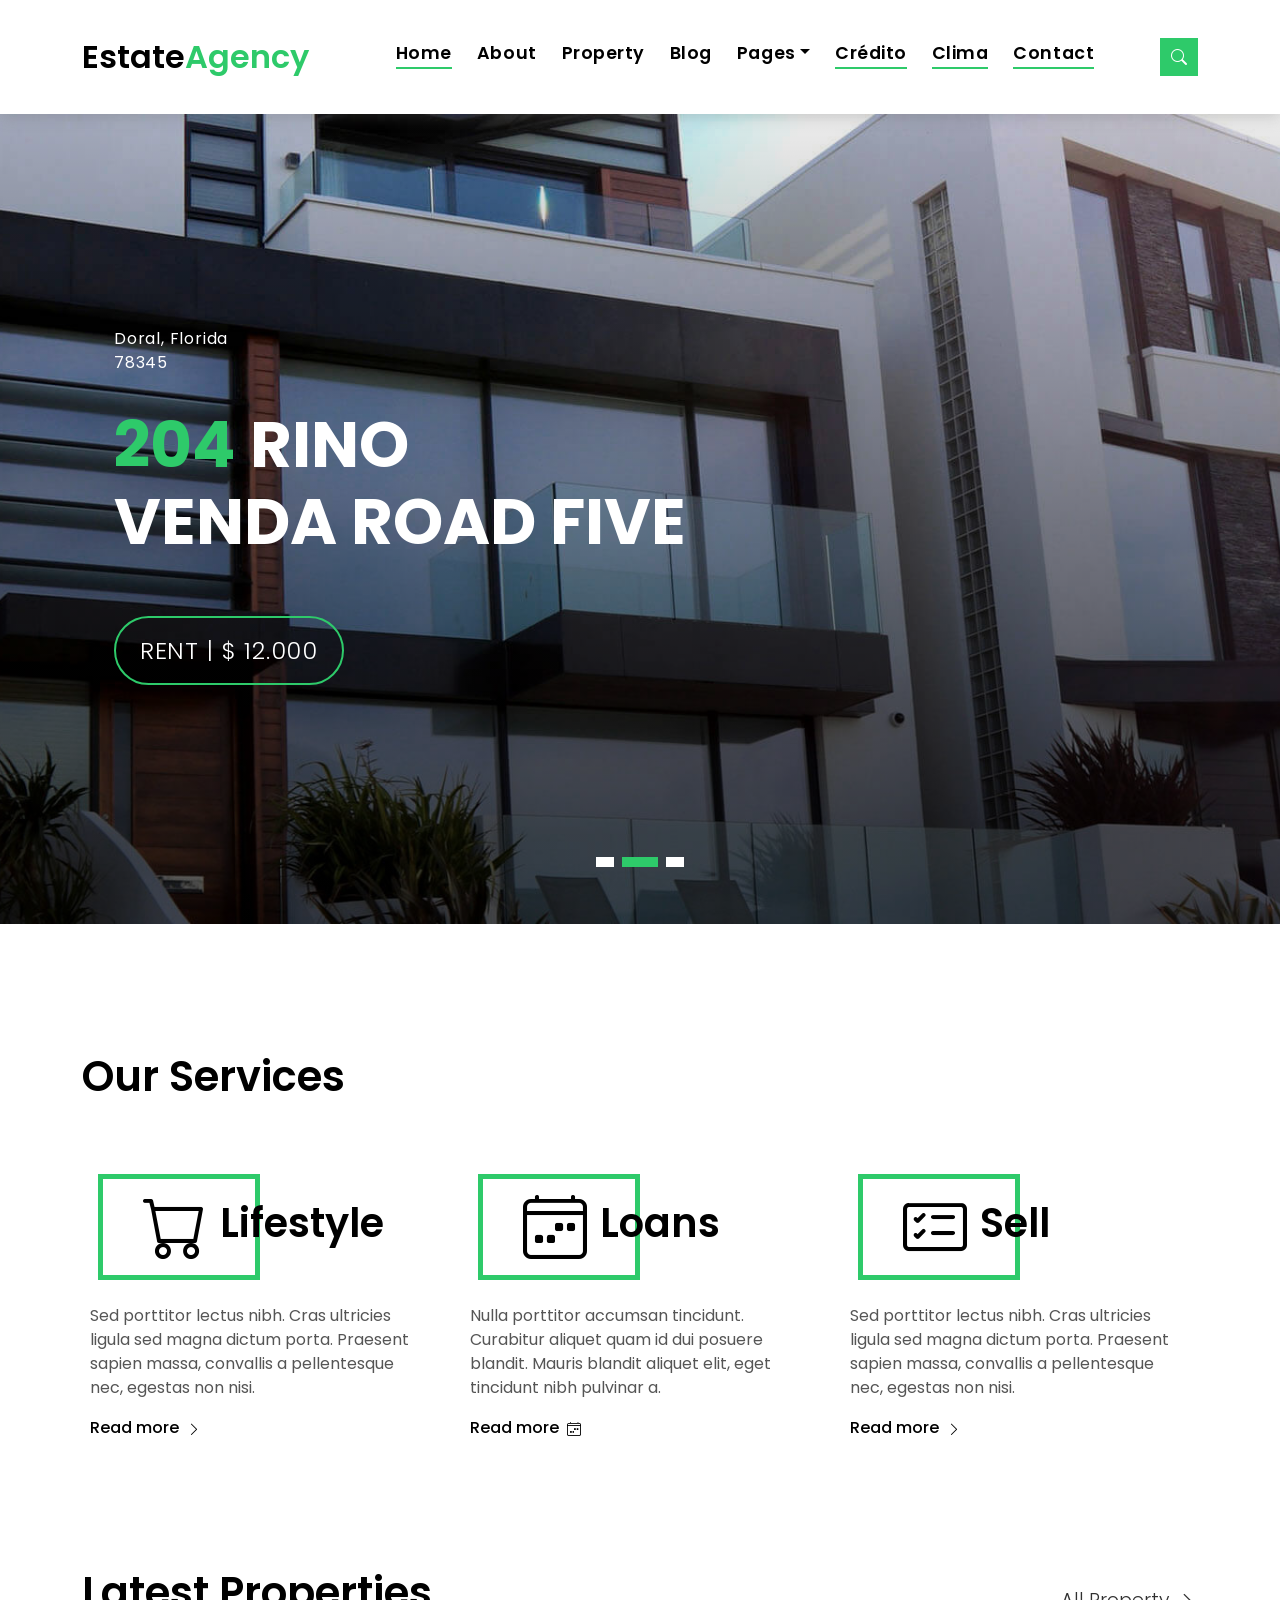
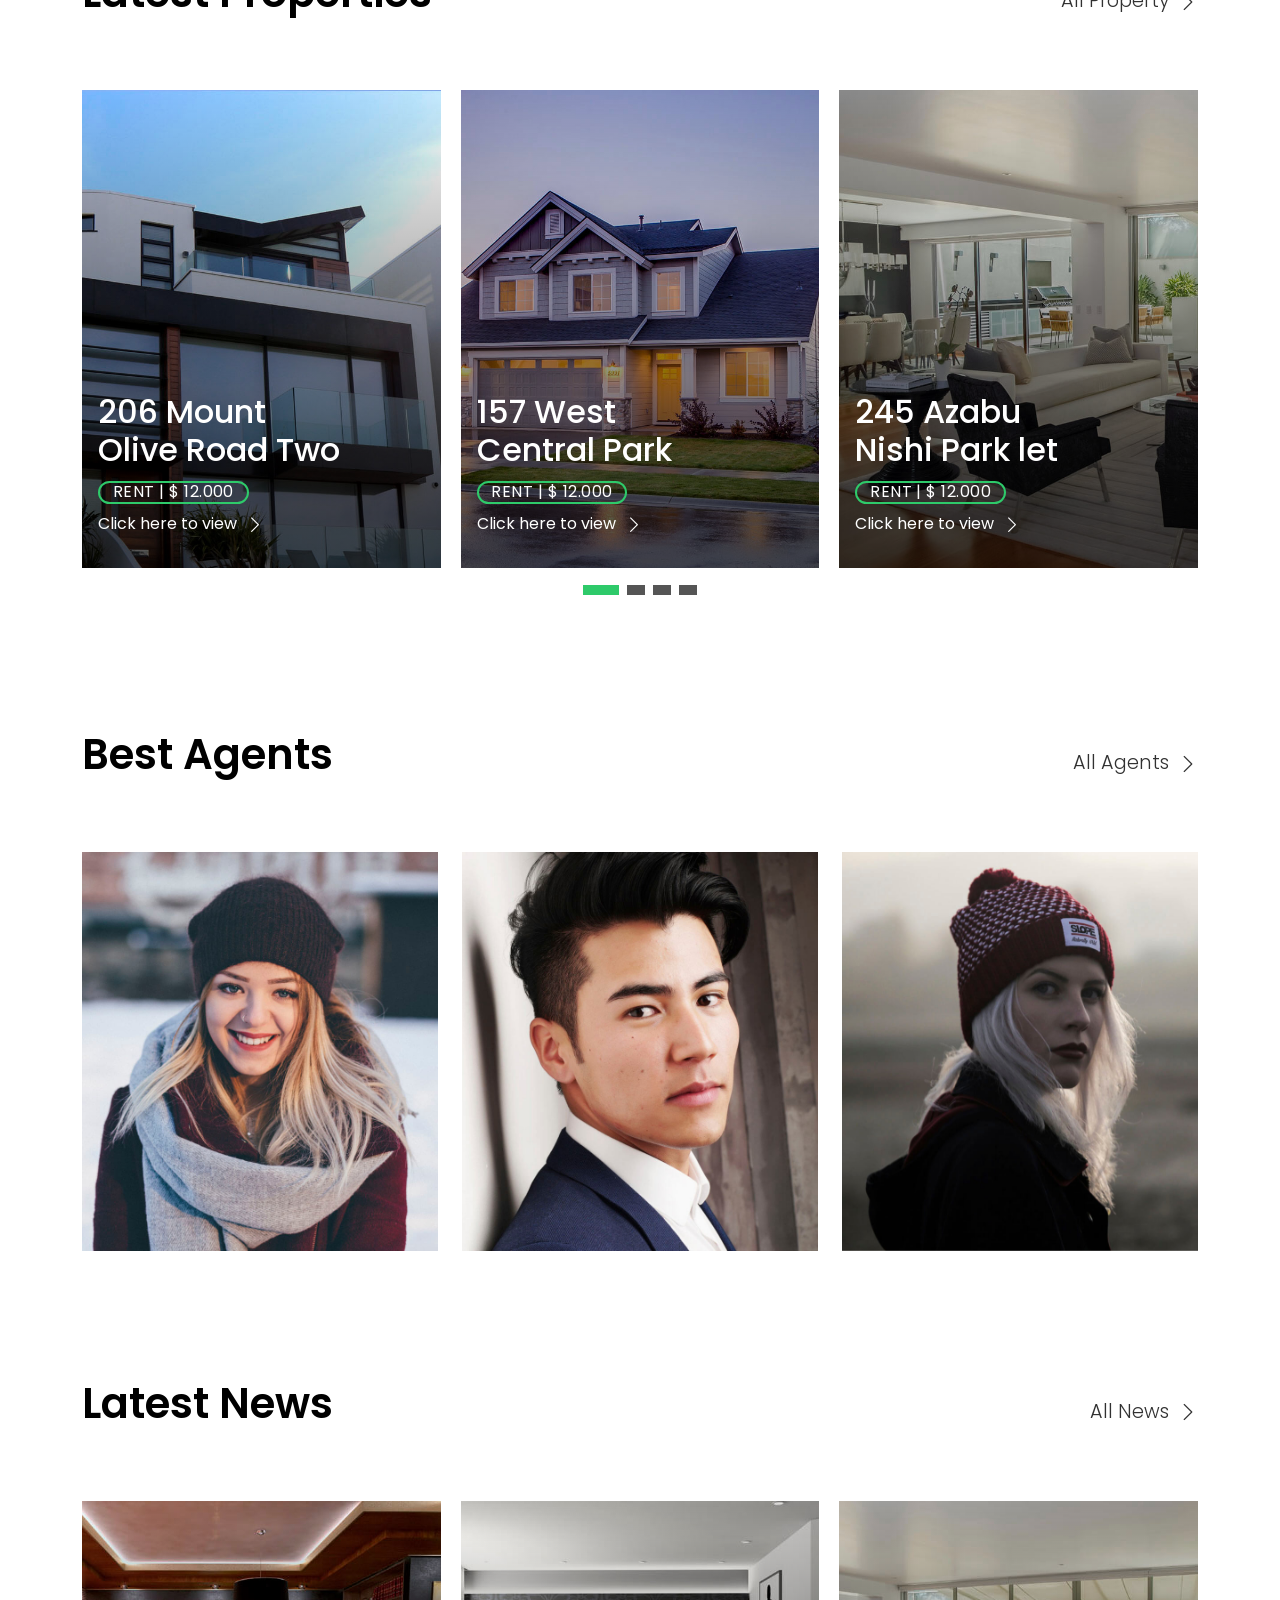
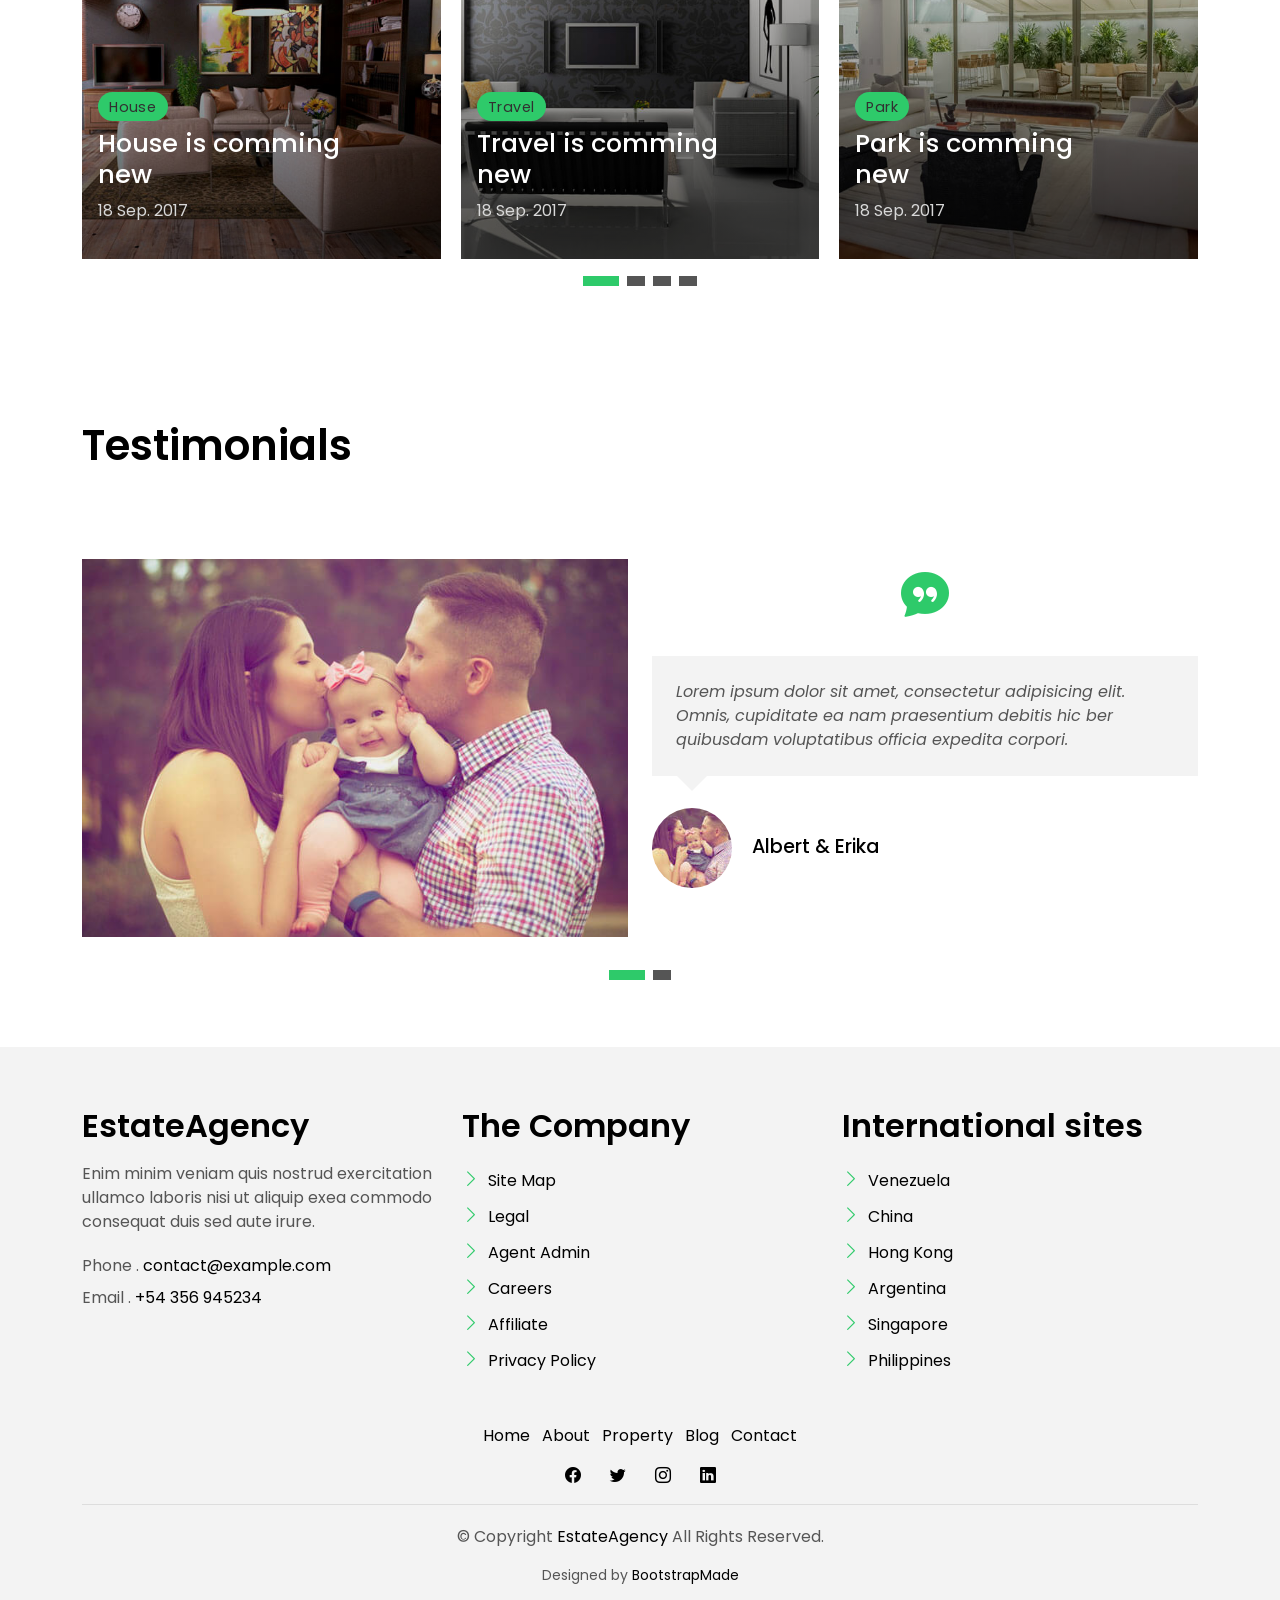
<file: Tarea-7/index.html>
<!DOCTYPE html>
<html lang="en">

<head>
  <meta charset="utf-8">
  <meta content="width=device-width, initial-scale=1.0" name="viewport">

  <title>EstateAgency Bootstrap Template - Index</title>
  <meta content="" name="description">
  <meta content="" name="keywords">

  <!-- Favicons -->
  <link href="assets/img/favicon.png" rel="icon">
  <link href="assets/img/apple-touch-icon.png" rel="apple-touch-icon">

  <!-- Google Fonts -->
  <link href="https://fonts.googleapis.com/css?family=Poppins:300,400,500,600,700" rel="stylesheet">

  <!-- Vendor CSS Files -->
  <link href="assets/vendor/animate.css/animate.min.css" rel="stylesheet">
  <link href="assets/vendor/bootstrap/css/bootstrap.min.css" rel="stylesheet">
  <link href="assets/vendor/bootstrap-icons/bootstrap-icons.css" rel="stylesheet">
  <link href="assets/vendor/swiper/swiper-bundle.min.css" rel="stylesheet">

  <!-- Template Main CSS File -->
  <link href="assets/css/style.css" rel="stylesheet">

  <!-- =======================================================
  * Template Name: EstateAgency - v4.8.0
  * Template URL: https://bootstrapmade.com/real-estate-agency-bootstrap-template/
  * Author: BootstrapMade.com
  * License: https://bootstrapmade.com/license/
  ======================================================== -->
</head>

<body>

  <!-- ======= Property Search Section ======= -->
  <div class="click-closed"></div>
  <!--/ Form Search Star /-->
  <div class="box-collapse">
    <div class="title-box-d">
      <h3 class="title-d">Search Property</h3>
    </div>
    <span class="close-box-collapse right-boxed bi bi-x"></span>
    <div class="box-collapse-wrap form">
      <form class="form-a">
        <div class="row">
          <div class="col-md-12 mb-2">
            <div class="form-group">
              <label class="pb-2" for="Type">Keyword</label>
              <input type="text" class="form-control form-control-lg form-control-a" placeholder="Keyword">
            </div>
          </div>
          <div class="col-md-6 mb-2">
            <div class="form-group mt-3">
              <label class="pb-2" for="Type">Type</label>
              <select class="form-control form-select form-control-a" id="Type">
                <option>All Type</option>
                <option>For Rent</option>
                <option>For Sale</option>
                <option>Open House</option>
              </select>
            </div>
          </div>
          <div class="col-md-6 mb-2">
            <div class="form-group mt-3">
              <label class="pb-2" for="city">City</label>
              <select class="form-control form-select form-control-a" id="city">
                <option>All City</option>
                <option>Alabama</option>
                <option>Arizona</option>
                <option>California</option>
                <option>Colorado</option>
              </select>
            </div>
          </div>
          <div class="col-md-6 mb-2">
            <div class="form-group mt-3">
              <label class="pb-2" for="bedrooms">Bedrooms</label>
              <select class="form-control form-select form-control-a" id="bedrooms">
                <option>Any</option>
                <option>01</option>
                <option>02</option>
                <option>03</option>
              </select>
            </div>
          </div>
          <div class="col-md-6 mb-2">
            <div class="form-group mt-3">
              <label class="pb-2" for="garages">Garages</label>
              <select class="form-control form-select form-control-a" id="garages">
                <option>Any</option>
                <option>01</option>
                <option>02</option>
                <option>03</option>
                <option>04</option>
              </select>
            </div>
          </div>
          <div class="col-md-6 mb-2">
            <div class="form-group mt-3">
              <label class="pb-2" for="bathrooms">Bathrooms</label>
              <select class="form-control form-select form-control-a" id="bathrooms">
                <option>Any</option>
                <option>01</option>
                <option>02</option>
                <option>03</option>
              </select>
            </div>
          </div>
          <div class="col-md-6 mb-2">
            <div class="form-group mt-3">
              <label class="pb-2" for="price">Min Price</label>
              <select class="form-control form-select form-control-a" id="price">
                <option>Unlimite</option>
                <option>$50,000</option>
                <option>$100,000</option>
                <option>$150,000</option>
                <option>$200,000</option>
              </select>
            </div>
          </div>
          <div class="col-md-12">
            <button type="submit" class="btn btn-b">Search Property</button>
          </div>
        </div>
      </form>
    </div>
  </div><!-- End Property Search Section -->>

  <!-- ======= Header/Navbar ======= -->
  <nav class="navbar navbar-default navbar-trans navbar-expand-lg fixed-top">
    <div class="container">
      <button class="navbar-toggler collapsed" type="button" data-bs-toggle="collapse" data-bs-target="#navbarDefault" aria-controls="navbarDefault" aria-expanded="false" aria-label="Toggle navigation">
        <span></span>
        <span></span>
        <span></span>
      </button>
      <a class="navbar-brand text-brand" href="index.html">Estate<span class="color-b">Agency</span></a>

      <div class="navbar-collapse collapse justify-content-center" id="navbarDefault">
        <ul class="navbar-nav">

          <li class="nav-item">
            <a class="nav-link active" href="index.html">Home</a>
          </li>

          <li class="nav-item">
            <a class="nav-link " href="about.html">About</a>
          </li>

          <li class="nav-item">
            <a class="nav-link " href="property-grid.html">Property</a>
          </li>

          <li class="nav-item">
            <a class="nav-link " href="blog-grid.html">Blog</a>
          </li>

          <li class="nav-item dropdown">
            <a class="nav-link dropdown-toggle" href="#" id="navbarDropdown" role="button" data-bs-toggle="dropdown" aria-haspopup="true" aria-expanded="false">Pages</a>
            <div class="dropdown-menu">
              <a class="dropdown-item " href="property-single.html">Property Single</a>
              <a class="dropdown-item " href="blog-single.html">Blog Single</a>
              <a class="dropdown-item " href="agents-grid.html">Agents Grid</a>
              <a class="dropdown-item " href="agent-single.html">Agent Single</a>
            </div>
          </li>
          <li class="nav-item">
            <a class="nav-link active" href="credito.html">Crédito</a>
          </li>
          <li class="nav-item">
            <a class="nav-link active" href="openweather.html">Clima</a>
          </li>          
          <li class="nav-item">
            <a class="nav-link active" href="contact.html">Contact</a>
          </li>
        </ul>
      </div>

      <button type="button" class="btn btn-b-n navbar-toggle-box navbar-toggle-box-collapse" data-bs-toggle="collapse" data-bs-target="#navbarTogglerDemo01">
        <i class="bi bi-search"></i>
      </button>

    </div>
  </nav><!-- End Header/Navbar -->

  <!-- ======= Intro Section ======= -->
  <div class="intro intro-carousel swiper position-relative">

    <div class="swiper-wrapper">

      <div class="swiper-slide carousel-item-a intro-item bg-image" style="background-image: url(assets/img/slide-1.jpg)">
        <div class="overlay overlay-a"></div>
        <div class="intro-content display-table">
          <div class="table-cell">
            <div class="container">
              <div class="row">
                <div class="col-lg-8">
                  <div class="intro-body">
                    <p class="intro-title-top">Doral, Florida
                      <br> 78345
                    </p>
                    <h1 class="intro-title mb-4 ">
                      <span class="color-b">204 </span> Mount
                      <br> Olive Road Two
                    </h1>
                    <p class="intro-subtitle intro-price">
                      <a href="#"><span class="price-a">rent | $ 12.000</span></a>
                    </p>
                  </div>
                </div>
              </div>
            </div>
          </div>
        </div>
      </div>
      <div class="swiper-slide carousel-item-a intro-item bg-image" style="background-image: url(assets/img/slide-2.jpg)">
        <div class="overlay overlay-a"></div>
        <div class="intro-content display-table">
          <div class="table-cell">
            <div class="container">
              <div class="row">
                <div class="col-lg-8">
                  <div class="intro-body">
                    <p class="intro-title-top">Doral, Florida
                      <br> 78345
                    </p>
                    <h1 class="intro-title mb-4">
                      <span class="color-b">204 </span> Rino
                      <br> Venda Road Five
                    </h1>
                    <p class="intro-subtitle intro-price">
                      <a href="#"><span class="price-a">rent | $ 12.000</span></a>
                    </p>
                  </div>
                </div>
              </div>
            </div>
          </div>
        </div>
      </div>
      <div class="swiper-slide carousel-item-a intro-item bg-image" style="background-image: url(assets/img/slide-3.jpg)">
        <div class="overlay overlay-a"></div>
        <div class="intro-content display-table">
          <div class="table-cell">
            <div class="container">
              <div class="row">
                <div class="col-lg-8">
                  <div class="intro-body">
                    <p class="intro-title-top">Doral, Florida
                      <br> 78345
                    </p>
                    <h1 class="intro-title mb-4">
                      <span class="color-b">204 </span> Alira
                      <br> Roan Road One
                    </h1>
                    <p class="intro-subtitle intro-price">
                      <a href="#"><span class="price-a">rent | $ 12.000</span></a>
                    </p>
                  </div>
                </div>
              </div>
            </div>
          </div>
        </div>
      </div>
    </div>
    <div class="swiper-pagination"></div>
  </div><!-- End Intro Section -->

  <main id="main">

    <!-- ======= Services Section ======= -->
    <section class="section-services section-t8">
      <div class="container">
        <div class="row">
          <div class="col-md-12">
            <div class="title-wrap d-flex justify-content-between">
              <div class="title-box">
                <h2 class="title-a">Our Services</h2>
              </div>
            </div>
          </div>
        </div>
        <div class="row">
          <div class="col-md-4">
            <div class="card-box-c foo">
              <div class="card-header-c d-flex">
                <div class="card-box-ico">
                  <span class="bi bi-cart"></span>
                </div>
                <div class="card-title-c align-self-center">
                  <h2 class="title-c">Lifestyle</h2>
                </div>
              </div>
              <div class="card-body-c">
                <p class="content-c">
                  Sed porttitor lectus nibh. Cras ultricies ligula sed magna dictum porta. Praesent sapien massa,
                  convallis a pellentesque
                  nec, egestas non nisi.
                </p>
              </div>
              <div class="card-footer-c">
                <a href="#" class="link-c link-icon">Read more
                  <span class="bi bi-chevron-right"></span>
                </a>
              </div>
            </div>
          </div>
          <div class="col-md-4">
            <div class="card-box-c foo">
              <div class="card-header-c d-flex">
                <div class="card-box-ico">
                  <span class="bi bi-calendar4-week"></span>
                </div>
                <div class="card-title-c align-self-center">
                  <h2 class="title-c">Loans</h2>
                </div>
              </div>
              <div class="card-body-c">
                <p class="content-c">
                  Nulla porttitor accumsan tincidunt. Curabitur aliquet quam id dui posuere blandit. Mauris blandit
                  aliquet elit, eget tincidunt
                  nibh pulvinar a.
                </p>
              </div>
              <div class="card-footer-c">
                <a href="#" class="link-c link-icon">Read more
                  <span class="bi bi-calendar4-week"></span>
                </a>
              </div>
            </div>
          </div>
          <div class="col-md-4">
            <div class="card-box-c foo">
              <div class="card-header-c d-flex">
                <div class="card-box-ico">
                  <span class="bi bi-card-checklist"></span>
                </div>
                <div class="card-title-c align-self-center">
                  <h2 class="title-c">Sell</h2>
                </div>
              </div>
              <div class="card-body-c">
                <p class="content-c">
                  Sed porttitor lectus nibh. Cras ultricies ligula sed magna dictum porta. Praesent sapien massa,
                  convallis a pellentesque
                  nec, egestas non nisi.
                </p>
              </div>
              <div class="card-footer-c">
                <a href="#" class="link-c link-icon">Read more
                  <span class="bi bi-chevron-right"></span>
                </a>
              </div>
            </div>
          </div>
        </div>
      </div>
    </section><!-- End Services Section -->

    <!-- ======= Latest Properties Section ======= -->
    <section class="section-property section-t8">
      <div class="container">
        <div class="row">
          <div class="col-md-12">
            <div class="title-wrap d-flex justify-content-between">
              <div class="title-box">
                <h2 class="title-a">Latest Properties</h2>
              </div>
              <div class="title-link">
                <a href="property-grid.html">All Property
                  <span class="bi bi-chevron-right"></span>
                </a>
              </div>
            </div>
          </div>
        </div>

        <div id="property-carousel" class="swiper">
          <div class="swiper-wrapper">

            <div class="carousel-item-b swiper-slide">
              <div class="card-box-a card-shadow">
                <div class="img-box-a">
                  <img src="assets/img/property-6.jpg" alt="" class="img-a img-fluid">
                </div>
                <div class="card-overlay">
                  <div class="card-overlay-a-content">
                    <div class="card-header-a">
                      <h2 class="card-title-a">
                        <a href="property-single.html">206 Mount
                          <br /> Olive Road Two</a>
                      </h2>
                    </div>
                    <div class="card-body-a">
                      <div class="price-box d-flex">
                        <span class="price-a">rent | $ 12.000</span>
                      </div>
                      <a href="#" class="link-a">Click here to view
                        <span class="bi bi-chevron-right"></span>
                      </a>
                    </div>
                    <div class="card-footer-a">
                      <ul class="card-info d-flex justify-content-around">
                        <li>
                          <h4 class="card-info-title">Area</h4>
                          <span>340m
                            <sup>2</sup>
                          </span>
                        </li>
                        <li>
                          <h4 class="card-info-title">Beds</h4>
                          <span>2</span>
                        </li>
                        <li>
                          <h4 class="card-info-title">Baths</h4>
                          <span>4</span>
                        </li>
                        <li>
                          <h4 class="card-info-title">Garages</h4>
                          <span>1</span>
                        </li>
                      </ul>
                    </div>
                  </div>
                </div>
              </div>
            </div><!-- End carousel item -->

            <div class="carousel-item-b swiper-slide">
              <div class="card-box-a card-shadow">
                <div class="img-box-a">
                  <img src="assets/img/property-3.jpg" alt="" class="img-a img-fluid">
                </div>
                <div class="card-overlay">
                  <div class="card-overlay-a-content">
                    <div class="card-header-a">
                      <h2 class="card-title-a">
                        <a href="property-single.html">157 West
                          <br /> Central Park</a>
                      </h2>
                    </div>
                    <div class="card-body-a">
                      <div class="price-box d-flex">
                        <span class="price-a">rent | $ 12.000</span>
                      </div>
                      <a href="property-single.html" class="link-a">Click here to view
                        <span class="bi bi-chevron-right"></span>
                      </a>
                    </div>
                    <div class="card-footer-a">
                      <ul class="card-info d-flex justify-content-around">
                        <li>
                          <h4 class="card-info-title">Area</h4>
                          <span>340m
                            <sup>2</sup>
                          </span>
                        </li>
                        <li>
                          <h4 class="card-info-title">Beds</h4>
                          <span>2</span>
                        </li>
                        <li>
                          <h4 class="card-info-title">Baths</h4>
                          <span>4</span>
                        </li>
                        <li>
                          <h4 class="card-info-title">Garages</h4>
                          <span>1</span>
                        </li>
                      </ul>
                    </div>
                  </div>
                </div>
              </div>
            </div><!-- End carousel item -->

            <div class="carousel-item-b swiper-slide">
              <div class="card-box-a card-shadow">
                <div class="img-box-a">
                  <img src="assets/img/property-7.jpg" alt="" class="img-a img-fluid">
                </div>
                <div class="card-overlay">
                  <div class="card-overlay-a-content">
                    <div class="card-header-a">
                      <h2 class="card-title-a">
                        <a href="property-single.html">245 Azabu
                          <br /> Nishi Park let</a>
                      </h2>
                    </div>
                    <div class="card-body-a">
                      <div class="price-box d-flex">
                        <span class="price-a">rent | $ 12.000</span>
                      </div>
                      <a href="property-single.html" class="link-a">Click here to view
                        <span class="bi bi-chevron-right"></span>
                      </a>
                    </div>
                    <div class="card-footer-a">
                      <ul class="card-info d-flex justify-content-around">
                        <li>
                          <h4 class="card-info-title">Area</h4>
                          <span>340m
                            <sup>2</sup>
                          </span>
                        </li>
                        <li>
                          <h4 class="card-info-title">Beds</h4>
                          <span>2</span>
                        </li>
                        <li>
                          <h4 class="card-info-title">Baths</h4>
                          <span>4</span>
                        </li>
                        <li>
                          <h4 class="card-info-title">Garages</h4>
                          <span>1</span>
                        </li>
                      </ul>
                    </div>
                  </div>
                </div>
              </div>
            </div><!-- End carousel item -->

            <div class="carousel-item-b swiper-slide">
              <div class="card-box-a card-shadow">
                <div class="img-box-a">
                  <img src="assets/img/property-10.jpg" alt="" class="img-a img-fluid">
                </div>
                <div class="card-overlay">
                  <div class="card-overlay-a-content">
                    <div class="card-header-a">
                      <h2 class="card-title-a">
                        <a href="property-single.html">204 Montal
                          <br /> South Bela Two</a>
                      </h2>
                    </div>
                    <div class="card-body-a">
                      <div class="price-box d-flex">
                        <span class="price-a">rent | $ 12.000</span>
                      </div>
                      <a href="property-single.html" class="link-a">Click here to view
                        <span class="bi bi-chevron-right"></span>
                      </a>
                    </div>
                    <div class="card-footer-a">
                      <ul class="card-info d-flex justify-content-around">
                        <li>
                          <h4 class="card-info-title">Area</h4>
                          <span>340m
                            <sup>2</sup>
                          </span>
                        </li>
                        <li>
                          <h4 class="card-info-title">Beds</h4>
                          <span>2</span>
                        </li>
                        <li>
                          <h4 class="card-info-title">Baths</h4>
                          <span>4</span>
                        </li>
                        <li>
                          <h4 class="card-info-title">Garages</h4>
                          <span>1</span>
                        </li>
                      </ul>
                    </div>
                  </div>
                </div>
              </div>
            </div><!-- End carousel item -->
          </div>
        </div>
        <div class="propery-carousel-pagination carousel-pagination"></div>

      </div>
    </section><!-- End Latest Properties Section -->

    <!-- ======= Agents Section ======= -->
    <section class="section-agents section-t8">
      <div class="container">
        <div class="row">
          <div class="col-md-12">
            <div class="title-wrap d-flex justify-content-between">
              <div class="title-box">
                <h2 class="title-a">Best Agents</h2>
              </div>
              <div class="title-link">
                <a href="agents-grid.html">All Agents
                  <span class="bi bi-chevron-right"></span>
                </a>
              </div>
            </div>
          </div>
        </div>
        <div class="row">
          <div class="col-md-4">
            <div class="card-box-d">
              <div class="card-img-d">
                <img src="assets/img/agent-4.jpg" alt="" class="img-d img-fluid">
              </div>
              <div class="card-overlay card-overlay-hover">
                <div class="card-header-d">
                  <div class="card-title-d align-self-center">
                    <h3 class="title-d">
                      <a href="agent-single.html" class="link-two">Margaret Sotillo
                        <br> Escala</a>
                    </h3>
                  </div>
                </div>
                <div class="card-body-d">
                  <p class="content-d color-text-a">
                    Sed porttitor lectus nibh, Cras ultricies ligula sed magna dictum porta two.
                  </p>
                  <div class="info-agents color-a">
                    <p>
                      <strong>Phone: </strong> +54 356 945234
                    </p>
                    <p>
                      <strong>Email: </strong> agents@example.com
                    </p>
                  </div>
                </div>
                <div class="card-footer-d">
                  <div class="socials-footer d-flex justify-content-center">
                    <ul class="list-inline">
                      <li class="list-inline-item">
                        <a href="#" class="link-one">
                          <i class="bi bi-facebook" aria-hidden="true"></i>
                        </a>
                      </li>
                      <li class="list-inline-item">
                        <a href="#" class="link-one">
                          <i class="bi bi-twitter" aria-hidden="true"></i>
                        </a>
                      </li>
                      <li class="list-inline-item">
                        <a href="#" class="link-one">
                          <i class="bi bi-instagram" aria-hidden="true"></i>
                        </a>
                      </li>
                      <li class="list-inline-item">
                        <a href="#" class="link-one">
                          <i class="bi bi-linkedin" aria-hidden="true"></i>
                        </a>
                      </li>
                    </ul>
                  </div>
                </div>
              </div>
            </div>
          </div>
          <div class="col-md-4">
            <div class="card-box-d">
              <div class="card-img-d">
                <img src="assets/img/agent-1.jpg" alt="" class="img-d img-fluid">
              </div>
              <div class="card-overlay card-overlay-hover">
                <div class="card-header-d">
                  <div class="card-title-d align-self-center">
                    <h3 class="title-d">
                      <a href="agent-single.html" class="link-two">Stiven Spilver
                        <br> Darw</a>
                    </h3>
                  </div>
                </div>
                <div class="card-body-d">
                  <p class="content-d color-text-a">
                    Sed porttitor lectus nibh, Cras ultricies ligula sed magna dictum porta two.
                  </p>
                  <div class="info-agents color-a">
                    <p>
                      <strong>Phone: </strong> +54 356 945234
                    </p>
                    <p>
                      <strong>Email: </strong> agents@example.com
                    </p>
                  </div>
                </div>
                <div class="card-footer-d">
                  <div class="socials-footer d-flex justify-content-center">
                    <ul class="list-inline">
                      <li class="list-inline-item">
                        <a href="#" class="link-one">
                          <i class="bi bi-facebook" aria-hidden="true"></i>
                        </a>
                      </li>
                      <li class="list-inline-item">
                        <a href="#" class="link-one">
                          <i class="bi bi-twitter" aria-hidden="true"></i>
                        </a>
                      </li>
                      <li class="list-inline-item">
                        <a href="#" class="link-one">
                          <i class="bi bi-instagram" aria-hidden="true"></i>
                        </a>
                      </li>
                      <li class="list-inline-item">
                        <a href="#" class="link-one">
                          <i class="bi bi-linkedin" aria-hidden="true"></i>
                        </a>
                      </li>
                    </ul>
                  </div>
                </div>
              </div>
            </div>
          </div>
          <div class="col-md-4">
            <div class="card-box-d">
              <div class="card-img-d">
                <img src="assets/img/agent-5.jpg" alt="" class="img-d img-fluid">
              </div>
              <div class="card-overlay card-overlay-hover">
                <div class="card-header-d">
                  <div class="card-title-d align-self-center">
                    <h3 class="title-d">
                      <a href="agent-single.html" class="link-two">Emma Toledo
                        <br> Cascada</a>
                    </h3>
                  </div>
                </div>
                <div class="card-body-d">
                  <p class="content-d color-text-a">
                    Sed porttitor lectus nibh, Cras ultricies ligula sed magna dictum porta two.
                  </p>
                  <div class="info-agents color-a">
                    <p>
                      <strong>Phone: </strong> +54 356 945234
                    </p>
                    <p>
                      <strong>Email: </strong> agents@example.com
                    </p>
                  </div>
                </div>
                <div class="card-footer-d">
                  <div class="socials-footer d-flex justify-content-center">
                    <ul class="list-inline">
                      <li class="list-inline-item">
                        <a href="#" class="link-one">
                          <i class="bi bi-facebook" aria-hidden="true"></i>
                        </a>
                      </li>
                      <li class="list-inline-item">
                        <a href="#" class="link-one">
                          <i class="bi bi-twitter" aria-hidden="true"></i>
                        </a>
                      </li>
                      <li class="list-inline-item">
                        <a href="#" class="link-one">
                          <i class="bi bi-instagram" aria-hidden="true"></i>
                        </a>
                      </li>
                      <li class="list-inline-item">
                        <a href="#" class="link-one">
                          <i class="bi bi-linkedin" aria-hidden="true"></i>
                        </a>
                      </li>
                    </ul>
                  </div>
                </div>
              </div>
            </div>
          </div>
        </div>
      </div>
    </section><!-- End Agents Section -->

    <!-- ======= Latest News Section ======= -->
    <section class="section-news section-t8">
      <div class="container">
        <div class="row">
          <div class="col-md-12">
            <div class="title-wrap d-flex justify-content-between">
              <div class="title-box">
                <h2 class="title-a">Latest News</h2>
              </div>
              <div class="title-link">
                <a href="blog-grid.html">All News
                  <span class="bi bi-chevron-right"></span>
                </a>
              </div>
            </div>
          </div>
        </div>

        <div id="news-carousel" class="swiper">
          <div class="swiper-wrapper">

            <div class="carousel-item-c swiper-slide">
              <div class="card-box-b card-shadow news-box">
                <div class="img-box-b">
                  <img src="assets/img/post-2.jpg" alt="" class="img-b img-fluid">
                </div>
                <div class="card-overlay">
                  <div class="card-header-b">
                    <div class="card-category-b">
                      <a href="#" class="category-b">House</a>
                    </div>
                    <div class="card-title-b">
                      <h2 class="title-2">
                        <a href="blog-single.html">House is comming
                          <br> new</a>
                      </h2>
                    </div>
                    <div class="card-date">
                      <span class="date-b">18 Sep. 2017</span>
                    </div>
                  </div>
                </div>
              </div>
            </div><!-- End carousel item -->

            <div class="carousel-item-c swiper-slide">
              <div class="card-box-b card-shadow news-box">
                <div class="img-box-b">
                  <img src="assets/img/post-5.jpg" alt="" class="img-b img-fluid">
                </div>
                <div class="card-overlay">
                  <div class="card-header-b">
                    <div class="card-category-b">
                      <a href="#" class="category-b">Travel</a>
                    </div>
                    <div class="card-title-b">
                      <h2 class="title-2">
                        <a href="blog-single.html">Travel is comming
                          <br> new</a>
                      </h2>
                    </div>
                    <div class="card-date">
                      <span class="date-b">18 Sep. 2017</span>
                    </div>
                  </div>
                </div>
              </div>
            </div><!-- End carousel item -->

            <div class="carousel-item-c swiper-slide">
              <div class="card-box-b card-shadow news-box">
                <div class="img-box-b">
                  <img src="assets/img/post-7.jpg" alt="" class="img-b img-fluid">
                </div>
                <div class="card-overlay">
                  <div class="card-header-b">
                    <div class="card-category-b">
                      <a href="#" class="category-b">Park</a>
                    </div>
                    <div class="card-title-b">
                      <h2 class="title-2">
                        <a href="blog-single.html">Park is comming
                          <br> new</a>
                      </h2>
                    </div>
                    <div class="card-date">
                      <span class="date-b">18 Sep. 2017</span>
                    </div>
                  </div>
                </div>
              </div>
            </div><!-- End carousel item -->

            <div class="carousel-item-c swiper-slide">
              <div class="card-box-b card-shadow news-box">
                <div class="img-box-b">
                  <img src="assets/img/post-3.jpg" alt="" class="img-b img-fluid">
                </div>
                <div class="card-overlay">
                  <div class="card-header-b">
                    <div class="card-category-b">
                      <a href="#" class="category-b">Travel</a>
                    </div>
                    <div class="card-title-b">
                      <h2 class="title-2">
                        <a href="#">Travel is comming
                          <br> new</a>
                      </h2>
                    </div>
                    <div class="card-date">
                      <span class="date-b">18 Sep. 2017</span>
                    </div>
                  </div>
                </div>
              </div>
            </div><!-- End carousel item -->

          </div>
        </div>

        <div class="news-carousel-pagination carousel-pagination"></div>
      </div>
    </section><!-- End Latest News Section -->

    <!-- ======= Testimonials Section ======= -->
    <section class="section-testimonials section-t8 nav-arrow-a">
      <div class="container">
        <div class="row">
          <div class="col-md-12">
            <div class="title-wrap d-flex justify-content-between">
              <div class="title-box">
                <h2 class="title-a">Testimonials</h2>
              </div>
            </div>
          </div>
        </div>

        <div id="testimonial-carousel" class="swiper">
          <div class="swiper-wrapper">

            <div class="carousel-item-a swiper-slide">
              <div class="testimonials-box">
                <div class="row">
                  <div class="col-sm-12 col-md-6">
                    <div class="testimonial-img">
                      <img src="assets/img/testimonial-1.jpg" alt="" class="img-fluid">
                    </div>
                  </div>
                  <div class="col-sm-12 col-md-6">
                    <div class="testimonial-ico">
                      <i class="bi bi-chat-quote-fill"></i>
                    </div>
                    <div class="testimonials-content">
                      <p class="testimonial-text">
                        Lorem ipsum dolor sit amet, consectetur adipisicing elit. Omnis, cupiditate ea nam praesentium
                        debitis hic ber quibusdam
                        voluptatibus officia expedita corpori.
                      </p>
                    </div>
                    <div class="testimonial-author-box">
                      <img src="assets/img/mini-testimonial-1.jpg" alt="" class="testimonial-avatar">
                      <h5 class="testimonial-author">Albert & Erika</h5>
                    </div>
                  </div>
                </div>
              </div>
            </div><!-- End carousel item -->

            <div class="carousel-item-a swiper-slide">
              <div class="testimonials-box">
                <div class="row">
                  <div class="col-sm-12 col-md-6">
                    <div class="testimonial-img">
                      <img src="assets/img/testimonial-2.jpg" alt="" class="img-fluid">
                    </div>
                  </div>
                  <div class="col-sm-12 col-md-6">
                    <div class="testimonial-ico">
                      <i class="bi bi-chat-quote-fill"></i>
                    </div>
                    <div class="testimonials-content">
                      <p class="testimonial-text">
                        Lorem ipsum dolor sit amet, consectetur adipisicing elit. Omnis, cupiditate ea nam praesentium
                        debitis hic ber quibusdam
                        voluptatibus officia expedita corpori.
                      </p>
                    </div>
                    <div class="testimonial-author-box">
                      <img src="assets/img/mini-testimonial-2.jpg" alt="" class="testimonial-avatar">
                      <h5 class="testimonial-author">Pablo & Emma</h5>
                    </div>
                  </div>
                </div>
              </div>
            </div><!-- End carousel item -->

          </div>
        </div>
        <div class="testimonial-carousel-pagination carousel-pagination"></div>

      </div>
    </section><!-- End Testimonials Section -->

  </main><!-- End #main -->

  <!-- ======= Footer ======= -->
  <section class="section-footer">
    <div class="container">
      <div class="row">
        <div class="col-sm-12 col-md-4">
          <div class="widget-a">
            <div class="w-header-a">
              <h3 class="w-title-a text-brand">EstateAgency</h3>
            </div>
            <div class="w-body-a">
              <p class="w-text-a color-text-a">
                Enim minim veniam quis nostrud exercitation ullamco laboris nisi ut aliquip exea commodo consequat duis
                sed aute irure.
              </p>
            </div>
            <div class="w-footer-a">
              <ul class="list-unstyled">
                <li class="color-a">
                  <span class="color-text-a">Phone .</span> contact@example.com
                </li>
                <li class="color-a">
                  <span class="color-text-a">Email .</span> +54 356 945234
                </li>
              </ul>
            </div>
          </div>
        </div>
        <div class="col-sm-12 col-md-4 section-md-t3">
          <div class="widget-a">
            <div class="w-header-a">
              <h3 class="w-title-a text-brand">The Company</h3>
            </div>
            <div class="w-body-a">
              <div class="w-body-a">
                <ul class="list-unstyled">
                  <li class="item-list-a">
                    <i class="bi bi-chevron-right"></i> <a href="#">Site Map</a>
                  </li>
                  <li class="item-list-a">
                    <i class="bi bi-chevron-right"></i> <a href="#">Legal</a>
                  </li>
                  <li class="item-list-a">
                    <i class="bi bi-chevron-right"></i> <a href="#">Agent Admin</a>
                  </li>
                  <li class="item-list-a">
                    <i class="bi bi-chevron-right"></i> <a href="#">Careers</a>
                  </li>
                  <li class="item-list-a">
                    <i class="bi bi-chevron-right"></i> <a href="#">Affiliate</a>
                  </li>
                  <li class="item-list-a">
                    <i class="bi bi-chevron-right"></i> <a href="#">Privacy Policy</a>
                  </li>
                </ul>
              </div>
            </div>
          </div>
        </div>
        <div class="col-sm-12 col-md-4 section-md-t3">
          <div class="widget-a">
            <div class="w-header-a">
              <h3 class="w-title-a text-brand">International sites</h3>
            </div>
            <div class="w-body-a">
              <ul class="list-unstyled">
                <li class="item-list-a">
                  <i class="bi bi-chevron-right"></i> <a href="#">Venezuela</a>
                </li>
                <li class="item-list-a">
                  <i class="bi bi-chevron-right"></i> <a href="#">China</a>
                </li>
                <li class="item-list-a">
                  <i class="bi bi-chevron-right"></i> <a href="#">Hong Kong</a>
                </li>
                <li class="item-list-a">
                  <i class="bi bi-chevron-right"></i> <a href="#">Argentina</a>
                </li>
                <li class="item-list-a">
                  <i class="bi bi-chevron-right"></i> <a href="#">Singapore</a>
                </li>
                <li class="item-list-a">
                  <i class="bi bi-chevron-right"></i> <a href="#">Philippines</a>
                </li>
              </ul>
            </div>
          </div>
        </div>
      </div>
    </div>
  </section>
  <footer>
    <div class="container">
      <div class="row">
        <div class="col-md-12">
          <nav class="nav-footer">
            <ul class="list-inline">
              <li class="list-inline-item">
                <a href="#">Home</a>
              </li>
              <li class="list-inline-item">
                <a href="#">About</a>
              </li>
              <li class="list-inline-item">
                <a href="#">Property</a>
              </li>
              <li class="list-inline-item">
                <a href="#">Blog</a>
              </li>
              <li class="list-inline-item">
                <a href="#">Contact</a>
              </li>
            </ul>
          </nav>
          <div class="socials-a">
            <ul class="list-inline">
              <li class="list-inline-item">
                <a href="#">
                  <i class="bi bi-facebook" aria-hidden="true"></i>
                </a>
              </li>
              <li class="list-inline-item">
                <a href="#">
                  <i class="bi bi-twitter" aria-hidden="true"></i>
                </a>
              </li>
              <li class="list-inline-item">
                <a href="#">
                  <i class="bi bi-instagram" aria-hidden="true"></i>
                </a>
              </li>
              <li class="list-inline-item">
                <a href="#">
                  <i class="bi bi-linkedin" aria-hidden="true"></i>
                </a>
              </li>
            </ul>
          </div>
          <div class="copyright-footer">
            <p class="copyright color-text-a">
              &copy; Copyright
              <span class="color-a">EstateAgency</span> All Rights Reserved.
            </p>
          </div>
          <div class="credits">
            <!--
            All the links in the footer should remain intact.
            You can delete the links only if you purchased the pro version.
            Licensing information: https://bootstrapmade.com/license/
            Purchase the pro version with working PHP/AJAX contact form: https://bootstrapmade.com/buy/?theme=EstateAgency
          -->
            Designed by <a href="https://bootstrapmade.com/">BootstrapMade</a>
          </div>
        </div>
      </div>
    </div>
  </footer><!-- End  Footer -->

  <div id="preloader"></div>
  <a href="#" class="back-to-top d-flex align-items-center justify-content-center"><i class="bi bi-arrow-up-short"></i></a>

  <!-- Vendor JS Files -->
  <script src="assets/vendor/bootstrap/js/bootstrap.bundle.min.js"></script>
  <script src="assets/vendor/swiper/swiper-bundle.min.js"></script>
  <script src="assets/vendor/php-email-form/validate.js"></script>

  <!-- Template Main JS File -->
  <script src="assets/js/main.js"></script>

</body>

</html>
</file>
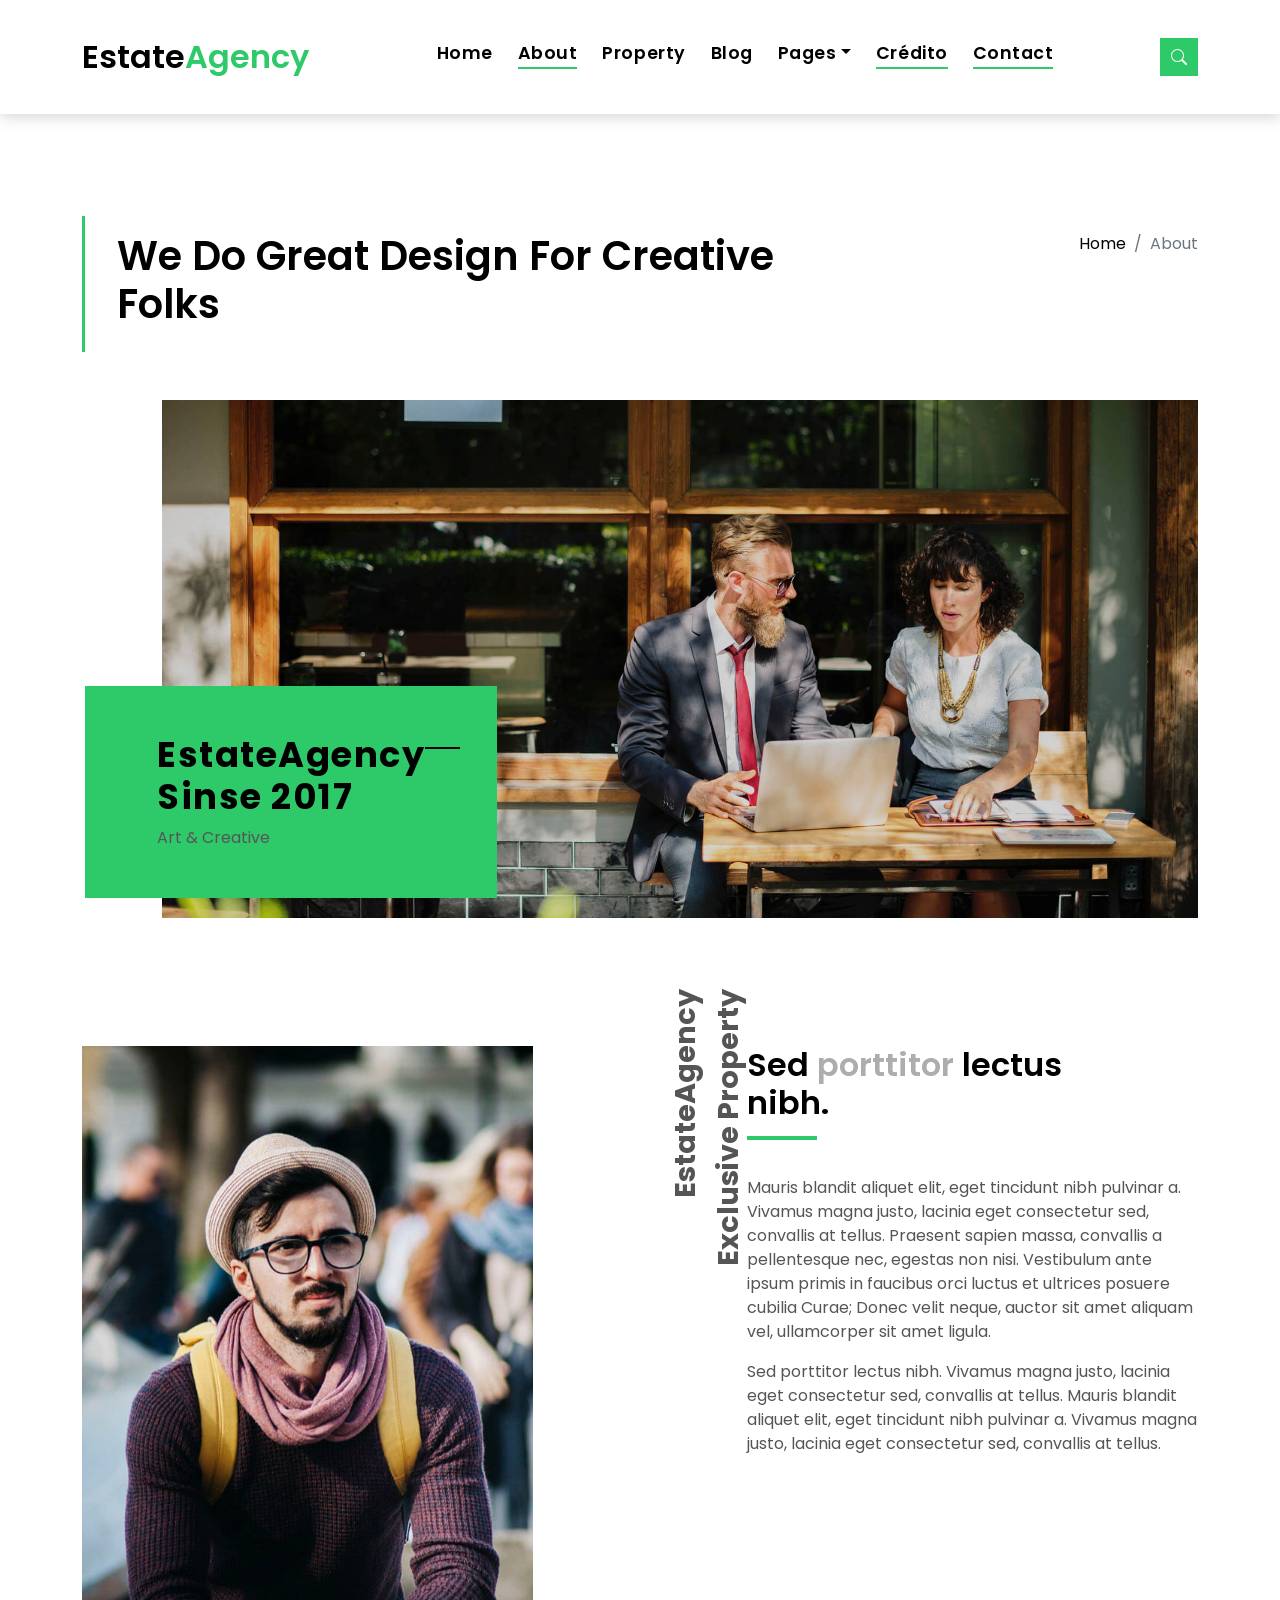
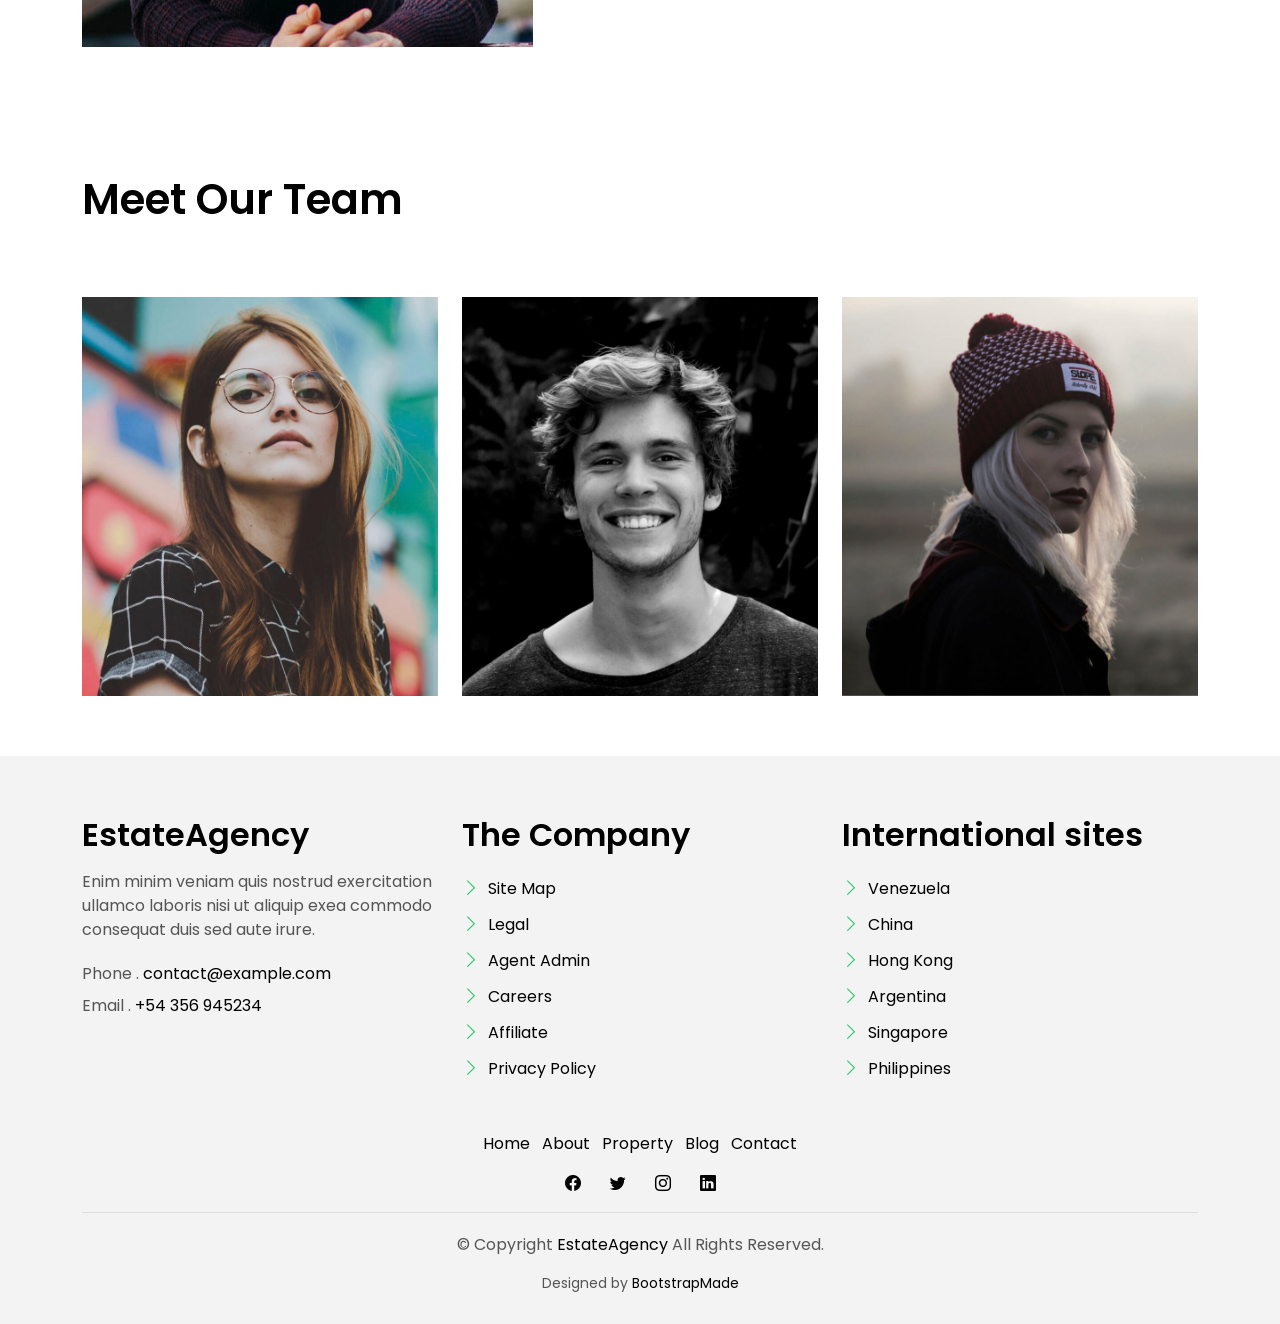
<file: Tarea-6/about.html>
<!DOCTYPE html>
<html lang="en">

<head>
  <meta charset="utf-8">
  <meta content="width=device-width, initial-scale=1.0" name="viewport">

  <title>EstateAgency Bootstrap Template - About</title>
  <meta content="" name="description">
  <meta content="" name="keywords">

  <!-- Favicons -->
  <link href="assets/img/favicon.png" rel="icon">
  <link href="assets/img/apple-touch-icon.png" rel="apple-touch-icon">

  <!-- Google Fonts -->
  <link href="https://fonts.googleapis.com/css?family=Poppins:300,400,500,600,700" rel="stylesheet">

  <!-- Vendor CSS Files -->
  <link href="assets/vendor/animate.css/animate.min.css" rel="stylesheet">
  <link href="assets/vendor/bootstrap/css/bootstrap.min.css" rel="stylesheet">
  <link href="assets/vendor/bootstrap-icons/bootstrap-icons.css" rel="stylesheet">
  <link href="assets/vendor/swiper/swiper-bundle.min.css" rel="stylesheet">

  <!-- Template Main CSS File -->
  <link href="assets/css/style.css" rel="stylesheet">

  <!-- =======================================================
  * Template Name: EstateAgency - v4.8.0
  * Template URL: https://bootstrapmade.com/real-estate-agency-bootstrap-template/
  * Author: BootstrapMade.com
  * License: https://bootstrapmade.com/license/
  ======================================================== -->
</head>

<body>

  <!-- ======= Property Search Section ======= -->
  <div class="click-closed"></div>
  <!--/ Form Search Star /-->
  <div class="box-collapse">
    <div class="title-box-d">
      <h3 class="title-d">Search Property</h3>
    </div>
    <span class="close-box-collapse right-boxed bi bi-x"></span>
    <div class="box-collapse-wrap form">
      <form class="form-a">
        <div class="row">
          <div class="col-md-12 mb-2">
            <div class="form-group">
              <label class="pb-2" for="Type">Keyword</label>
              <input type="text" class="form-control form-control-lg form-control-a" placeholder="Keyword">
            </div>
          </div>
          <div class="col-md-6 mb-2">
            <div class="form-group mt-3">
              <label class="pb-2" for="Type">Type</label>
              <select class="form-control form-select form-control-a" id="Type">
                <option>All Type</option>
                <option>For Rent</option>
                <option>For Sale</option>
                <option>Open House</option>
              </select>
            </div>
          </div>
          <div class="col-md-6 mb-2">
            <div class="form-group mt-3">
              <label class="pb-2" for="city">City</label>
              <select class="form-control form-select form-control-a" id="city">
                <option>All City</option>
                <option>Alabama</option>
                <option>Arizona</option>
                <option>California</option>
                <option>Colorado</option>
              </select>
            </div>
          </div>
          <div class="col-md-6 mb-2">
            <div class="form-group mt-3">
              <label class="pb-2" for="bedrooms">Bedrooms</label>
              <select class="form-control form-select form-control-a" id="bedrooms">
                <option>Any</option>
                <option>01</option>
                <option>02</option>
                <option>03</option>
              </select>
            </div>
          </div>
          <div class="col-md-6 mb-2">
            <div class="form-group mt-3">
              <label class="pb-2" for="garages">Garages</label>
              <select class="form-control form-select form-control-a" id="garages">
                <option>Any</option>
                <option>01</option>
                <option>02</option>
                <option>03</option>
                <option>04</option>
              </select>
            </div>
          </div>
          <div class="col-md-6 mb-2">
            <div class="form-group mt-3">
              <label class="pb-2" for="bathrooms">Bathrooms</label>
              <select class="form-control form-select form-control-a" id="bathrooms">
                <option>Any</option>
                <option>01</option>
                <option>02</option>
                <option>03</option>
              </select>
            </div>
          </div>
          <div class="col-md-6 mb-2">
            <div class="form-group mt-3">
              <label class="pb-2" for="price">Min Price</label>
              <select class="form-control form-select form-control-a" id="price">
                <option>Unlimite</option>
                <option>$50,000</option>
                <option>$100,000</option>
                <option>$150,000</option>
                <option>$200,000</option>
              </select>
            </div>
          </div>
          <div class="col-md-12">
            <button type="submit" class="btn btn-b">Search Property</button>
          </div>
        </div>
      </form>
    </div>
  </div><!-- End Property Search Section -->>

  <!-- ======= Header/Navbar ======= -->
  <nav class="navbar navbar-default navbar-trans navbar-expand-lg fixed-top">
    <div class="container">
      <button class="navbar-toggler collapsed" type="button" data-bs-toggle="collapse" data-bs-target="#navbarDefault" aria-controls="navbarDefault" aria-expanded="false" aria-label="Toggle navigation">
        <span></span>
        <span></span>
        <span></span>
      </button>
      <a class="navbar-brand text-brand" href="index.html">Estate<span class="color-b">Agency</span></a>

      <div class="navbar-collapse collapse justify-content-center" id="navbarDefault">
        <ul class="navbar-nav">

          <li class="nav-item">
            <a class="nav-link " href="index.html">Home</a>
          </li>

          <li class="nav-item">
            <a class="nav-link active" href="about.html">About</a>
          </li>

          <li class="nav-item">
            <a class="nav-link " href="property-grid.html">Property</a>
          </li>

          <li class="nav-item">
            <a class="nav-link " href="blog-grid.html">Blog</a>
          </li>

          <li class="nav-item dropdown">
            <a class="nav-link dropdown-toggle" href="#" id="navbarDropdown" role="button" data-bs-toggle="dropdown" aria-haspopup="true" aria-expanded="false">Pages</a>
            <div class="dropdown-menu">
              <a class="dropdown-item " href="property-single.html">Property Single</a>
              <a class="dropdown-item " href="blog-single.html">Blog Single</a>
              <a class="dropdown-item " href="agents-grid.html">Agents Grid</a>
              <a class="dropdown-item " href="agent-single.html">Agent Single</a>
            </div>
          </li>
          <li class="nav-item">
            <a class="nav-link active" href="credito.html">Crédito</a>
          </li>
          <li class="nav-item">
            <a class="nav-link active" href="contact.html">Contact</a>
          </li>
        </ul>
      </div>

      <button type="button" class="btn btn-b-n navbar-toggle-box navbar-toggle-box-collapse" data-bs-toggle="collapse" data-bs-target="#navbarTogglerDemo01">
        <i class="bi bi-search"></i>
      </button>

    </div>
  </nav><!-- End Header/Navbar -->

  <main id="main">

    <!-- ======= Intro Single ======= -->
    <section class="intro-single">
      <div class="container">
        <div class="row">
          <div class="col-md-12 col-lg-8">
            <div class="title-single-box">
              <h1 class="title-single">We Do Great Design For Creative Folks</h1>
            </div>
          </div>
          <div class="col-md-12 col-lg-4">
            <nav aria-label="breadcrumb" class="breadcrumb-box d-flex justify-content-lg-end">
              <ol class="breadcrumb">
                <li class="breadcrumb-item">
                  <a href="#">Home</a>
                </li>
                <li class="breadcrumb-item active" aria-current="page">
                  About
                </li>
              </ol>
            </nav>
          </div>
        </div>
      </div>
    </section><!-- End Intro Single-->

    <!-- ======= About Section ======= -->
    <section class="section-about">
      <div class="container">
        <div class="row">
          <div class="col-sm-12 position-relative">
            <div class="about-img-box">
              <img src="assets/img/slide-about-1.jpg" alt="" class="img-fluid">
            </div>
            <div class="sinse-box">
              <h3 class="sinse-title">EstateAgency
                <span></span>
                <br> Sinse 2017
              </h3>
              <p>Art & Creative</p>
            </div>
          </div>
          <div class="col-md-12 section-t8 position-relative">
            <div class="row">
              <div class="col-md-6 col-lg-5">
                <img src="assets/img/about-2.jpg" alt="" class="img-fluid">
              </div>
              <div class="col-lg-2  d-none d-lg-block position-relative">
                <div class="title-vertical d-flex justify-content-start">
                  <span>EstateAgency Exclusive Property</span>
                </div>
              </div>
              <div class="col-md-6 col-lg-5 section-md-t3">
                <div class="title-box-d">
                  <h3 class="title-d">Sed
                    <span class="color-d">porttitor</span> lectus
                    <br> nibh.
                  </h3>
                </div>
                <p class="color-text-a">
                  Mauris blandit aliquet elit, eget tincidunt nibh pulvinar a. Vivamus magna justo, lacinia eget
                  consectetur sed, convallis
                  at tellus. Praesent sapien massa, convallis a pellentesque nec, egestas non nisi. Vestibulum
                  ante ipsum primis in faucibus orci luctus et ultrices posuere cubilia Curae; Donec velit
                  neque, auctor sit amet aliquam vel, ullamcorper sit amet ligula.
                </p>
                <p class="color-text-a">
                  Sed porttitor lectus nibh. Vivamus magna justo, lacinia eget consectetur sed, convallis at tellus.
                  Mauris blandit aliquet
                  elit, eget tincidunt nibh pulvinar a. Vivamus magna justo, lacinia eget consectetur sed,
                  convallis at tellus.
                </p>
              </div>
            </div>
          </div>
        </div>
      </div>
    </section>

    <!-- =======Team Section ======= -->
    <section class="section-agents section-t8">
      <div class="container">
        <div class="row">
          <div class="col-md-12">
            <div class="title-wrap d-flex justify-content-between">
              <div class="title-box">
                <h2 class="title-a">Meet Our Team</h2>
              </div>
            </div>
          </div>
        </div>
        <div class="row">
          <div class="col-md-4">
            <div class="card-box-d">
              <div class="card-img-d">
                <img src="assets/img/agent-7.jpg" alt="" class="img-d img-fluid">
              </div>
              <div class="card-overlay card-overlay-hover">
                <div class="card-header-d">
                  <div class="card-title-d align-self-center">
                    <h3 class="title-d">
                      <a href="agent-single.html" class="link-two">Margaret Sotillo
                        <br> Escala</a>
                    </h3>
                  </div>
                </div>
                <div class="card-body-d">
                  <p class="content-d color-text-a">
                    Sed porttitor lectus nibh, Cras ultricies ligula sed magna dictum porta two.
                  </p>
                  <div class="info-agents color-a">
                    <p>
                      <strong>Phone: </strong> +54 356 945234
                    </p>
                    <p>
                      <strong>Email: </strong> agents@example.com
                    </p>
                  </div>
                </div>
                <div class="card-footer-d">
                  <div class="socials-footer d-flex justify-content-center">
                    <ul class="list-inline">
                      <li class="list-inline-item">
                        <a href="#" class="link-one">
                          <i class="bi bi-facebook" aria-hidden="true"></i>
                        </a>
                      </li>
                      <li class="list-inline-item">
                        <a href="#" class="link-one">
                          <i class="bi bi-twitter" aria-hidden="true"></i>
                        </a>
                      </li>
                      <li class="list-inline-item">
                        <a href="#" class="link-one">
                          <i class="bi bi-instagram" aria-hidden="true"></i>
                        </a>
                      </li>
                      <li class="list-inline-item">
                        <a href="#" class="link-one">
                          <i class="bi bi-linkedin" aria-hidden="true"></i>
                        </a>
                      </li>
                    </ul>
                  </div>
                </div>
              </div>
            </div>
          </div>
          <div class="col-md-4">
            <div class="card-box-d">
              <div class="card-img-d">
                <img src="assets/img/agent-6.jpg" alt="" class="img-d img-fluid">
              </div>
              <div class="card-overlay card-overlay-hover">
                <div class="card-header-d">
                  <div class="card-title-d align-self-center">
                    <h3 class="title-d">
                      <a href="agent-single.html" class="link-two">Stiven Spilver
                        <br> Darw</a>
                    </h3>
                  </div>
                </div>
                <div class="card-body-d">
                  <p class="content-d color-text-a">
                    Sed porttitor lectus nibh, Cras ultricies ligula sed magna dictum porta two.
                  </p>
                  <div class="info-agents color-a">
                    <p>
                      <strong>Phone: </strong> +54 356 945234
                    </p>
                    <p>
                      <strong>Email: </strong> agents@example.com
                    </p>
                  </div>
                </div>
                <div class="card-footer-d">
                  <div class="socials-footer d-flex justify-content-center">
                    <ul class="list-inline">
                      <li class="list-inline-item">
                        <a href="#" class="link-one">
                          <i class="bi bi-facebook" aria-hidden="true"></i>
                        </a>
                      </li>
                      <li class="list-inline-item">
                        <a href="#" class="link-one">
                          <i class="bi bi-twitter" aria-hidden="true"></i>
                        </a>
                      </li>
                      <li class="list-inline-item">
                        <a href="#" class="link-one">
                          <i class="bi bi-instagram" aria-hidden="true"></i>
                        </a>
                      </li>
                      <li class="list-inline-item">
                        <a href="#" class="link-one">
                          <i class="bi bi-linkedin" aria-hidden="true"></i>
                        </a>
                      </li>
                      <li class="list-inline-item">
                        <a href="#" class="link-one">
                          <i class="bi bi-dribbble" aria-hidden="true"></i>
                        </a>
                      </li>
                    </ul>
                  </div>
                </div>
              </div>
            </div>
          </div>
          <div class="col-md-4">
            <div class="card-box-d">
              <div class="card-img-d">
                <img src="assets/img/agent-5.jpg" alt="" class="img-d img-fluid">
              </div>
              <div class="card-overlay card-overlay-hover">
                <div class="card-header-d">
                  <div class="card-title-d align-self-center">
                    <h3 class="title-d">
                      <a href="agent-single.html" class="link-two">Emma Toledo
                        <br> Cascada</a>
                    </h3>
                  </div>
                </div>
                <div class="card-body-d">
                  <p class="content-d color-text-a">
                    Sed porttitor lectus nibh, Cras ultricies ligula sed magna dictum porta two.
                  </p>
                  <div class="info-agents color-a">
                    <p>
                      <strong>Phone: </strong> +54 356 945234
                    </p>
                    <p>
                      <strong>Email: </strong> agents@example.com
                    </p>
                  </div>
                </div>
                <div class="card-footer-d">
                  <div class="socials-footer d-flex justify-content-center">
                    <ul class="list-inline">
                      <li class="list-inline-item">
                        <a href="#" class="link-one">
                          <i class="bi bi-facebook" aria-hidden="true"></i>
                        </a>
                      </li>
                      <li class="list-inline-item">
                        <a href="#" class="link-one">
                          <i class="bi bi-twitter" aria-hidden="true"></i>
                        </a>
                      </li>
                      <li class="list-inline-item">
                        <a href="#" class="link-one">
                          <i class="bi bi-instagram" aria-hidden="true"></i>
                        </a>
                      </li>
                      <li class="list-inline-item">
                        <a href="#" class="link-one">
                          <i class="bi bi-linkedin" aria-hidden="true"></i>
                        </a>
                      </li>
                      <li class="list-inline-item">
                        <a href="#" class="link-one">
                          <i class="bi bi-dribbble" aria-hidden="true"></i>
                        </a>
                      </li>
                    </ul>
                  </div>
                </div>
              </div>
            </div>
          </div>
        </div>
      </div>
    </section><!-- End About Section-->

  </main><!-- End #main -->

  <!-- ======= Footer ======= -->
  <section class="section-footer">
    <div class="container">
      <div class="row">
        <div class="col-sm-12 col-md-4">
          <div class="widget-a">
            <div class="w-header-a">
              <h3 class="w-title-a text-brand">EstateAgency</h3>
            </div>
            <div class="w-body-a">
              <p class="w-text-a color-text-a">
                Enim minim veniam quis nostrud exercitation ullamco laboris nisi ut aliquip exea commodo consequat duis
                sed aute irure.
              </p>
            </div>
            <div class="w-footer-a">
              <ul class="list-unstyled">
                <li class="color-a">
                  <span class="color-text-a">Phone .</span> contact@example.com
                </li>
                <li class="color-a">
                  <span class="color-text-a">Email .</span> +54 356 945234
                </li>
              </ul>
            </div>
          </div>
        </div>
        <div class="col-sm-12 col-md-4 section-md-t3">
          <div class="widget-a">
            <div class="w-header-a">
              <h3 class="w-title-a text-brand">The Company</h3>
            </div>
            <div class="w-body-a">
              <div class="w-body-a">
                <ul class="list-unstyled">
                  <li class="item-list-a">
                    <i class="bi bi-chevron-right"></i> <a href="#">Site Map</a>
                  </li>
                  <li class="item-list-a">
                    <i class="bi bi-chevron-right"></i> <a href="#">Legal</a>
                  </li>
                  <li class="item-list-a">
                    <i class="bi bi-chevron-right"></i> <a href="#">Agent Admin</a>
                  </li>
                  <li class="item-list-a">
                    <i class="bi bi-chevron-right"></i> <a href="#">Careers</a>
                  </li>
                  <li class="item-list-a">
                    <i class="bi bi-chevron-right"></i> <a href="#">Affiliate</a>
                  </li>
                  <li class="item-list-a">
                    <i class="bi bi-chevron-right"></i> <a href="#">Privacy Policy</a>
                  </li>
                </ul>
              </div>
            </div>
          </div>
        </div>
        <div class="col-sm-12 col-md-4 section-md-t3">
          <div class="widget-a">
            <div class="w-header-a">
              <h3 class="w-title-a text-brand">International sites</h3>
            </div>
            <div class="w-body-a">
              <ul class="list-unstyled">
                <li class="item-list-a">
                  <i class="bi bi-chevron-right"></i> <a href="#">Venezuela</a>
                </li>
                <li class="item-list-a">
                  <i class="bi bi-chevron-right"></i> <a href="#">China</a>
                </li>
                <li class="item-list-a">
                  <i class="bi bi-chevron-right"></i> <a href="#">Hong Kong</a>
                </li>
                <li class="item-list-a">
                  <i class="bi bi-chevron-right"></i> <a href="#">Argentina</a>
                </li>
                <li class="item-list-a">
                  <i class="bi bi-chevron-right"></i> <a href="#">Singapore</a>
                </li>
                <li class="item-list-a">
                  <i class="bi bi-chevron-right"></i> <a href="#">Philippines</a>
                </li>
              </ul>
            </div>
          </div>
        </div>
      </div>
    </div>
  </section>
  <footer>
    <div class="container">
      <div class="row">
        <div class="col-md-12">
          <nav class="nav-footer">
            <ul class="list-inline">
              <li class="list-inline-item">
                <a href="#">Home</a>
              </li>
              <li class="list-inline-item">
                <a href="#">About</a>
              </li>
              <li class="list-inline-item">
                <a href="#">Property</a>
              </li>
              <li class="list-inline-item">
                <a href="#">Blog</a>
              </li>
              <li class="list-inline-item">
                <a href="#">Contact</a>
              </li>
            </ul>
          </nav>
          <div class="socials-a">
            <ul class="list-inline">
              <li class="list-inline-item">
                <a href="#">
                  <i class="bi bi-facebook" aria-hidden="true"></i>
                </a>
              </li>
              <li class="list-inline-item">
                <a href="#">
                  <i class="bi bi-twitter" aria-hidden="true"></i>
                </a>
              </li>
              <li class="list-inline-item">
                <a href="#">
                  <i class="bi bi-instagram" aria-hidden="true"></i>
                </a>
              </li>
              <li class="list-inline-item">
                <a href="#">
                  <i class="bi bi-linkedin" aria-hidden="true"></i>
                </a>
              </li>
            </ul>
          </div>
          <div class="copyright-footer">
            <p class="copyright color-text-a">
              &copy; Copyright
              <span class="color-a">EstateAgency</span> All Rights Reserved.
            </p>
          </div>
          <div class="credits">
            <!--
            All the links in the footer should remain intact.
            You can delete the links only if you purchased the pro version.
            Licensing information: https://bootstrapmade.com/license/
            Purchase the pro version with working PHP/AJAX contact form: https://bootstrapmade.com/buy/?theme=EstateAgency
          -->
            Designed by <a href="https://bootstrapmade.com/">BootstrapMade</a>
          </div>
        </div>
      </div>
    </div>
  </footer><!-- End  Footer -->

  <div id="preloader"></div>
  <a href="#" class="back-to-top d-flex align-items-center justify-content-center"><i class="bi bi-arrow-up-short"></i></a>

  <!-- Vendor JS Files -->
  <script src="assets/vendor/bootstrap/js/bootstrap.bundle.min.js"></script>
  <script src="assets/vendor/swiper/swiper-bundle.min.js"></script>
  <script src="assets/vendor/php-email-form/validate.js"></script>

  <!-- Template Main JS File -->
  <script src="assets/js/main.js"></script>

</body>

</html>
</file>
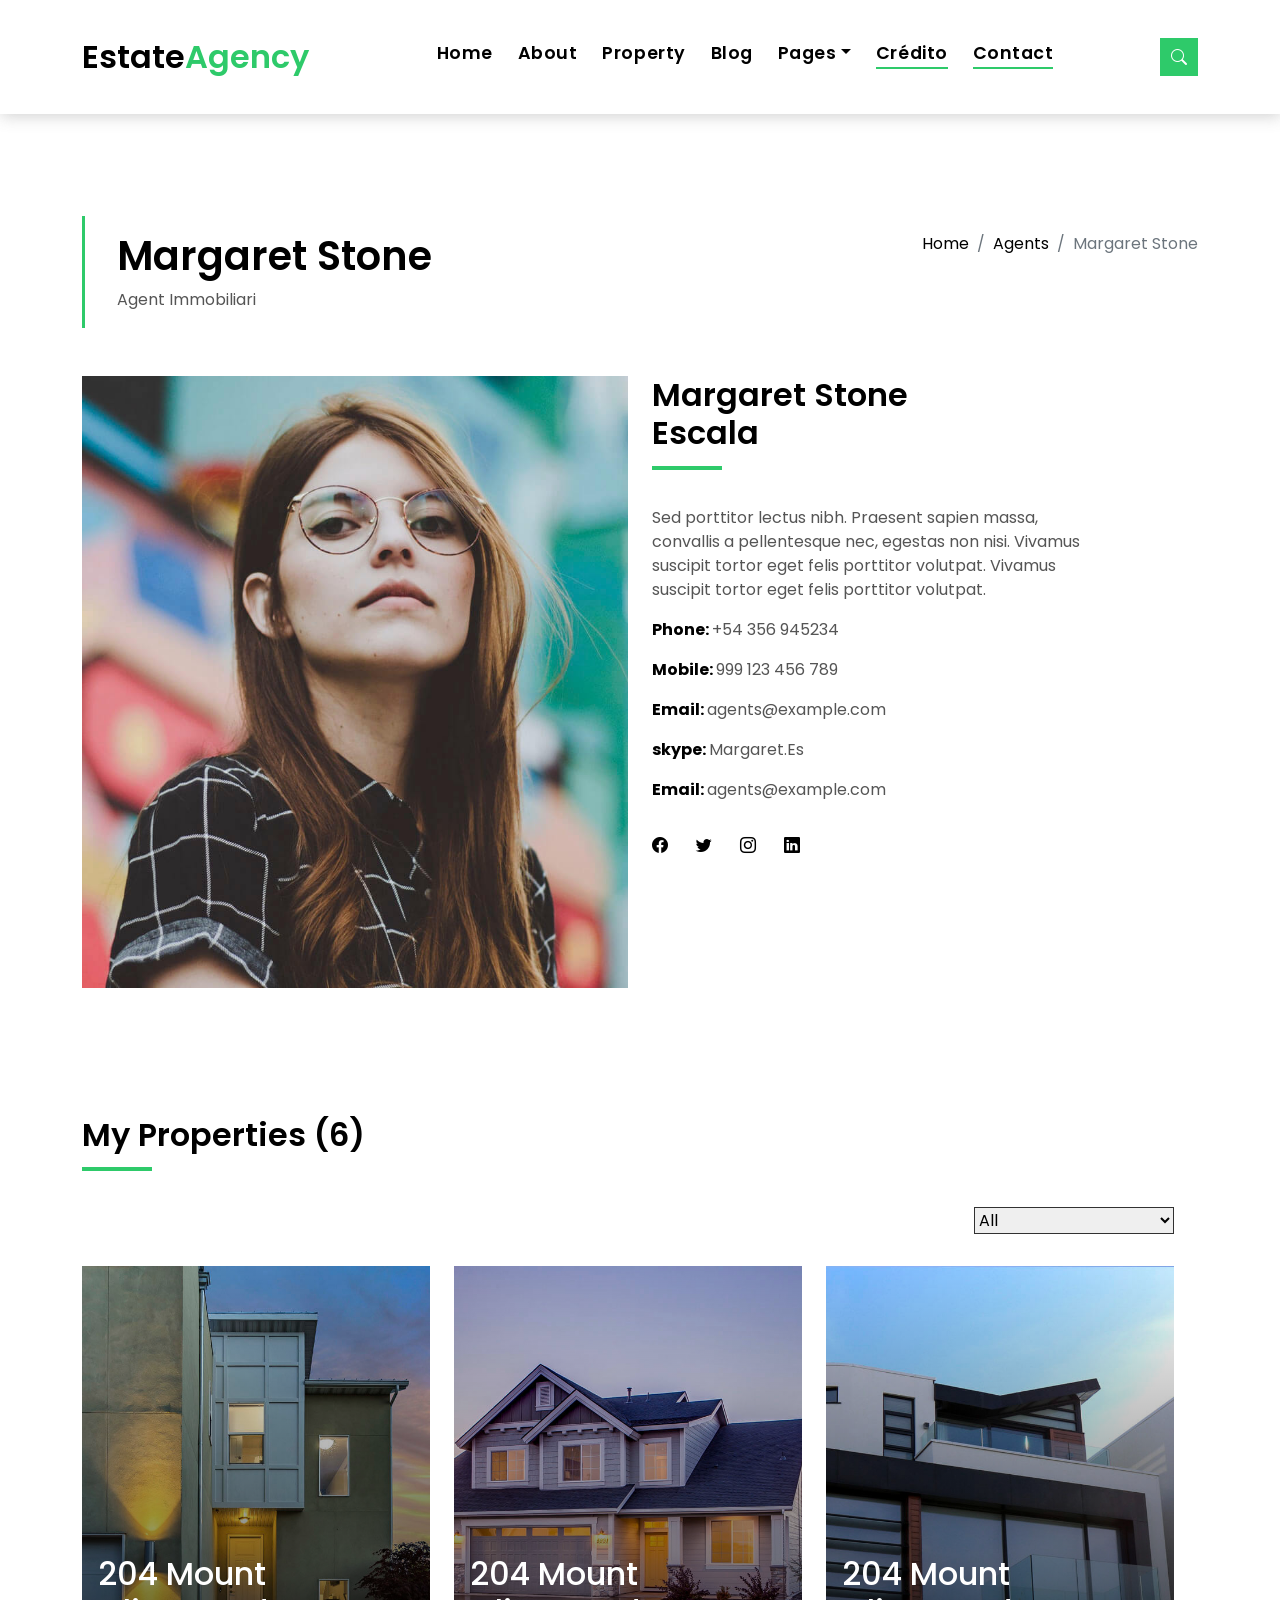
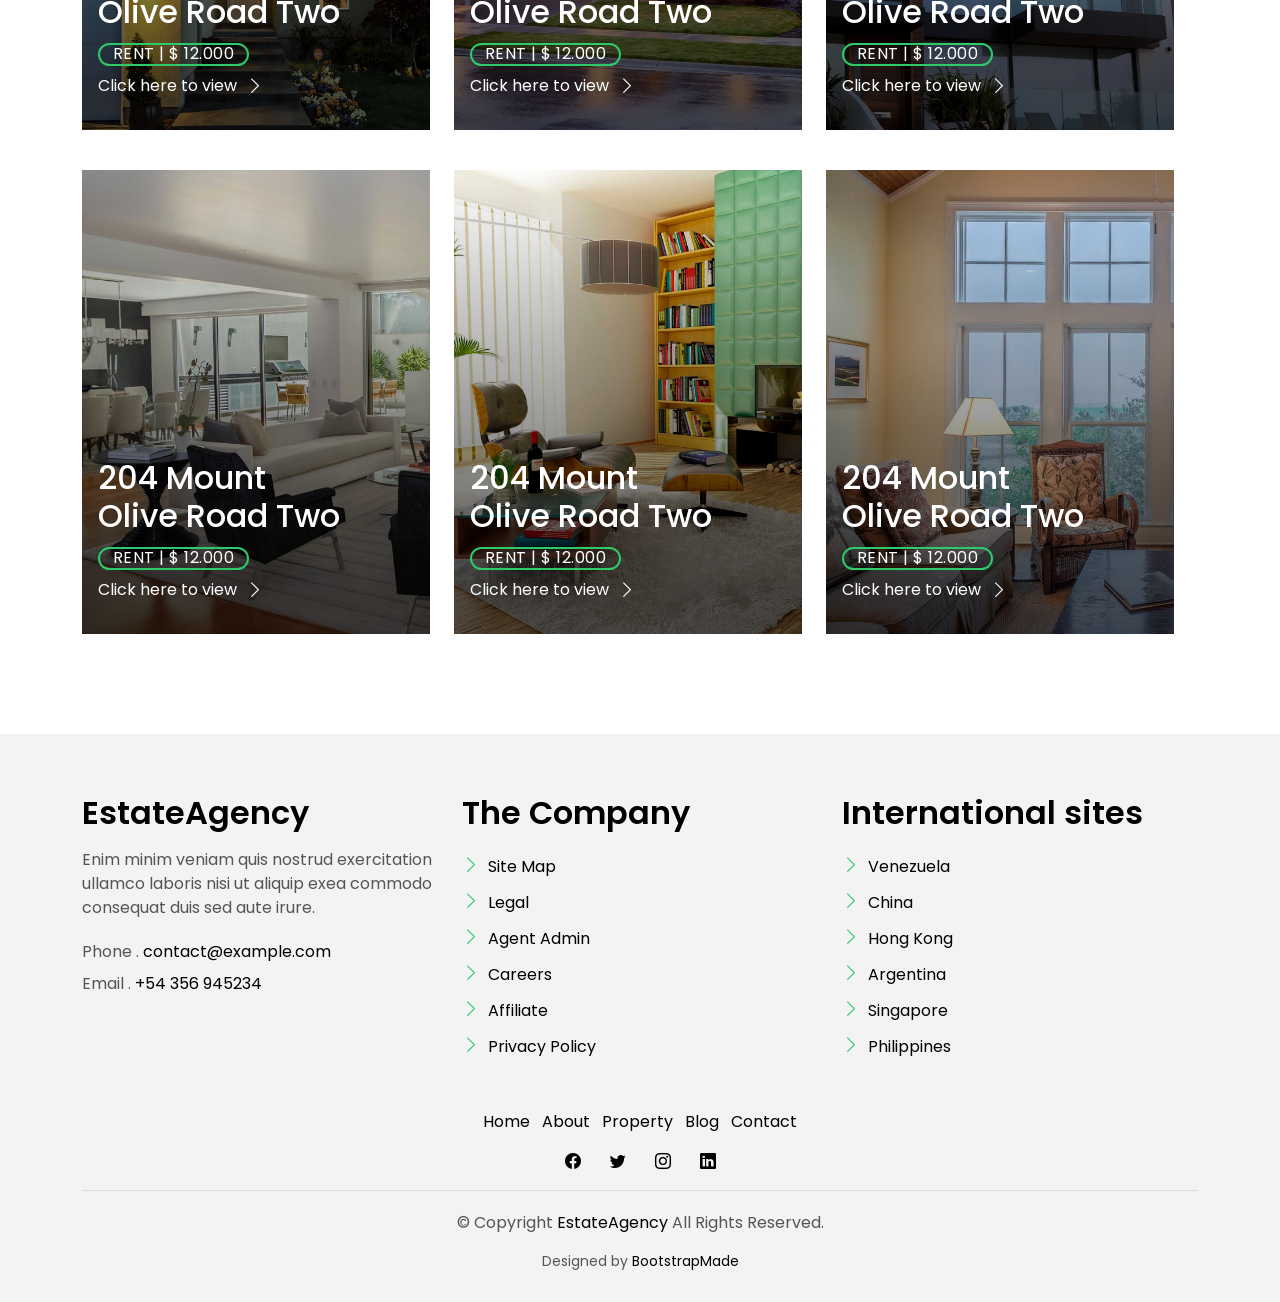
<file: Tarea-6/agent-single.html>
<!DOCTYPE html>
<html lang="en">

<head>
  <meta charset="utf-8">
  <meta content="width=device-width, initial-scale=1.0" name="viewport">

  <title>EstateAgency Bootstrap Template - Agent Single</title>
  <meta content="" name="description">
  <meta content="" name="keywords">

  <!-- Favicons -->
  <link href="assets/img/favicon.png" rel="icon">
  <link href="assets/img/apple-touch-icon.png" rel="apple-touch-icon">

  <!-- Google Fonts -->
  <link href="https://fonts.googleapis.com/css?family=Poppins:300,400,500,600,700" rel="stylesheet">

  <!-- Vendor CSS Files -->
  <link href="assets/vendor/animate.css/animate.min.css" rel="stylesheet">
  <link href="assets/vendor/bootstrap/css/bootstrap.min.css" rel="stylesheet">
  <link href="assets/vendor/bootstrap-icons/bootstrap-icons.css" rel="stylesheet">
  <link href="assets/vendor/swiper/swiper-bundle.min.css" rel="stylesheet">

  <!-- Template Main CSS File -->
  <link href="assets/css/style.css" rel="stylesheet">

  <!-- =======================================================
  * Template Name: EstateAgency - v4.8.0
  * Template URL: https://bootstrapmade.com/real-estate-agency-bootstrap-template/
  * Author: BootstrapMade.com
  * License: https://bootstrapmade.com/license/
  ======================================================== -->
</head>

<body>

  <!-- ======= Property Search Section ======= -->
  <div class="click-closed"></div>
  <!--/ Form Search Star /-->
  <div class="box-collapse">
    <div class="title-box-d">
      <h3 class="title-d">Search Property</h3>
    </div>
    <span class="close-box-collapse right-boxed bi bi-x"></span>
    <div class="box-collapse-wrap form">
      <form class="form-a">
        <div class="row">
          <div class="col-md-12 mb-2">
            <div class="form-group">
              <label class="pb-2" for="Type">Keyword</label>
              <input type="text" class="form-control form-control-lg form-control-a" placeholder="Keyword">
            </div>
          </div>
          <div class="col-md-6 mb-2">
            <div class="form-group mt-3">
              <label class="pb-2" for="Type">Type</label>
              <select class="form-control form-select form-control-a" id="Type">
                <option>All Type</option>
                <option>For Rent</option>
                <option>For Sale</option>
                <option>Open House</option>
              </select>
            </div>
          </div>
          <div class="col-md-6 mb-2">
            <div class="form-group mt-3">
              <label class="pb-2" for="city">City</label>
              <select class="form-control form-select form-control-a" id="city">
                <option>All City</option>
                <option>Alabama</option>
                <option>Arizona</option>
                <option>California</option>
                <option>Colorado</option>
              </select>
            </div>
          </div>
          <div class="col-md-6 mb-2">
            <div class="form-group mt-3">
              <label class="pb-2" for="bedrooms">Bedrooms</label>
              <select class="form-control form-select form-control-a" id="bedrooms">
                <option>Any</option>
                <option>01</option>
                <option>02</option>
                <option>03</option>
              </select>
            </div>
          </div>
          <div class="col-md-6 mb-2">
            <div class="form-group mt-3">
              <label class="pb-2" for="garages">Garages</label>
              <select class="form-control form-select form-control-a" id="garages">
                <option>Any</option>
                <option>01</option>
                <option>02</option>
                <option>03</option>
                <option>04</option>
              </select>
            </div>
          </div>
          <div class="col-md-6 mb-2">
            <div class="form-group mt-3">
              <label class="pb-2" for="bathrooms">Bathrooms</label>
              <select class="form-control form-select form-control-a" id="bathrooms">
                <option>Any</option>
                <option>01</option>
                <option>02</option>
                <option>03</option>
              </select>
            </div>
          </div>
          <div class="col-md-6 mb-2">
            <div class="form-group mt-3">
              <label class="pb-2" for="price">Min Price</label>
              <select class="form-control form-select form-control-a" id="price">
                <option>Unlimite</option>
                <option>$50,000</option>
                <option>$100,000</option>
                <option>$150,000</option>
                <option>$200,000</option>
              </select>
            </div>
          </div>
          <div class="col-md-12">
            <button type="submit" class="btn btn-b">Search Property</button>
          </div>
        </div>
      </form>
    </div>
  </div><!-- End Property Search Section -->>

  <!-- ======= Header/Navbar ======= -->
  <nav class="navbar navbar-default navbar-trans navbar-expand-lg fixed-top">
    <div class="container">
      <button class="navbar-toggler collapsed" type="button" data-bs-toggle="collapse" data-bs-target="#navbarDefault" aria-controls="navbarDefault" aria-expanded="false" aria-label="Toggle navigation">
        <span></span>
        <span></span>
        <span></span>
      </button>
      <a class="navbar-brand text-brand" href="index.html">Estate<span class="color-b">Agency</span></a>

      <div class="navbar-collapse collapse justify-content-center" id="navbarDefault">
        <ul class="navbar-nav">

          <li class="nav-item">
            <a class="nav-link " href="index.html">Home</a>
          </li>

          <li class="nav-item">
            <a class="nav-link " href="about.html">About</a>
          </li>

          <li class="nav-item">
            <a class="nav-link " href="property-grid.html">Property</a>
          </li>

          <li class="nav-item">
            <a class="nav-link " href="blog-grid.html">Blog</a>
          </li>

          <li class="nav-item dropdown">
            <a class="nav-link dropdown-toggle" href="#" id="navbarDropdown" role="button" data-bs-toggle="dropdown" aria-haspopup="true" aria-expanded="false">Pages</a>
            <div class="dropdown-menu">
              <a class="dropdown-item " href="property-single.html">Property Single</a>
              <a class="dropdown-item " href="blog-single.html">Blog Single</a>
              <a class="dropdown-item " href="agents-grid.html">Agents Grid</a>
              <a class="dropdown-item active" href="agent-single.html">Agent Single</a>
            </div>
          </li>
          <li class="nav-item">
            <a class="nav-link active" href="credito.html">Crédito</a>
          </li>
          <li class="nav-item">
            <a class="nav-link active" href="contact.html">Contact</a>
          </li>
        </ul>
      </div>

      <button type="button" class="btn btn-b-n navbar-toggle-box navbar-toggle-box-collapse" data-bs-toggle="collapse" data-bs-target="#navbarTogglerDemo01">
        <i class="bi bi-search"></i>
      </button>

    </div>
  </nav><!-- End Header/Navbar -->

  <main id="main">

    <!-- ======= Intro Single ======= -->
    <section class="intro-single">
      <div class="container">
        <div class="row">
          <div class="col-md-12 col-lg-8">
            <div class="title-single-box">
              <h1 class="title-single">Margaret Stone</h1>
              <span class="color-text-a">Agent Immobiliari</span>
            </div>
          </div>
          <div class="col-md-12 col-lg-4">
            <nav aria-label="breadcrumb" class="breadcrumb-box d-flex justify-content-lg-end">
              <ol class="breadcrumb">
                <li class="breadcrumb-item">
                  <a href="#">Home</a>
                </li>
                <li class="breadcrumb-item">
                  <a href="#">Agents</a>
                </li>
                <li class="breadcrumb-item active" aria-current="page">
                  Margaret Stone
                </li>
              </ol>
            </nav>
          </div>
        </div>
      </div>
    </section><!-- End Intro Single -->

    <!-- ======= Agent Single ======= -->
    <section class="agent-single">
      <div class="container">
        <div class="row">
          <div class="col-sm-12">
            <div class="row">
              <div class="col-md-6">
                <div class="agent-avatar-box">
                  <img src="assets/img/agent-7.jpg" alt="" class="agent-avatar img-fluid">
                </div>
              </div>
              <div class="col-md-5 section-md-t3">
                <div class="agent-info-box">
                  <div class="agent-title">
                    <div class="title-box-d">
                      <h3 class="title-d">Margaret Stone
                        <br> Escala
                      </h3>
                    </div>
                  </div>
                  <div class="agent-content mb-3">
                    <p class="content-d color-text-a">
                      Sed porttitor lectus nibh. Praesent sapien massa, convallis a pellentesque nec, egestas non nisi.
                      Vivamus suscipit tortor
                      eget felis porttitor volutpat. Vivamus suscipit tortor eget felis porttitor volutpat.
                    </p>
                    <div class="info-agents color-a">
                      <p>
                        <strong>Phone: </strong>
                        <span class="color-text-a"> +54 356 945234 </span>
                      </p>
                      <p>
                        <strong>Mobile: </strong>
                        <span class="color-text-a"> 999 123 456 789</span>
                      </p>
                      <p>
                        <strong>Email: </strong>
                        <span class="color-text-a"> agents@example.com</span>
                      </p>
                      <p>
                        <strong>skype: </strong>
                        <span class="color-text-a"> Margaret.Es</span>
                      </p>
                      <p>
                        <strong>Email: </strong>
                        <span class="color-text-a"> agents@example.com</span>
                      </p>
                    </div>
                  </div>
                  <div class="socials-footer">
                    <ul class="list-inline">
                      <li class="list-inline-item">
                        <a href="#" class="link-one">
                          <i class="bi bi-facebook" aria-hidden="true"></i>
                        </a>
                      </li>
                      <li class="list-inline-item">
                        <a href="#" class="link-one">
                          <i class="bi bi-twitter" aria-hidden="true"></i>
                        </a>
                      </li>
                      <li class="list-inline-item">
                        <a href="#" class="link-one">
                          <i class="bi bi-instagram" aria-hidden="true"></i>
                        </a>
                      </li>
                      <li class="list-inline-item">
                        <a href="#" class="link-one">
                          <i class="bi bi-linkedin" aria-hidden="true"></i>
                        </a>
                      </li>
                    </ul>
                  </div>
                </div>
              </div>
            </div>
          </div>
          <div class="col-md-12 section-t8">
            <div class="title-box-d">
              <h3 class="title-d">My Properties (6)</h3>
            </div>
          </div>
          <div class="row property-grid grid">
            <div class="col-sm-12">
              <div class="grid-option">
                <form>
                  <select class="custom-select">
                    <option selected>All</option>
                    <option value="1">New to Old</option>
                    <option value="2">For Rent</option>
                    <option value="3">For Sale</option>
                  </select>
                </form>
              </div>
            </div>
            <div class="col-md-4">
              <div class="card-box-a card-shadow">
                <div class="img-box-a">
                  <img src="assets/img/property-1.jpg" alt="" class="img-a img-fluid">
                </div>
                <div class="card-overlay">
                  <div class="card-overlay-a-content">
                    <div class="card-header-a">
                      <h2 class="card-title-a">
                        <a href="#">204 Mount
                          <br /> Olive Road Two</a>
                      </h2>
                    </div>
                    <div class="card-body-a">
                      <div class="price-box d-flex">
                        <span class="price-a">rent | $ 12.000</span>
                      </div>
                      <a href="#" class="link-a">Click here to view
                        <span class="bi bi-chevron-right"></span>
                      </a>
                    </div>
                    <div class="card-footer-a">
                      <ul class="card-info d-flex justify-content-around">
                        <li>
                          <h4 class="card-info-title">Area</h4>
                          <span>340m
                            <sup>2</sup>
                          </span>
                        </li>
                        <li>
                          <h4 class="card-info-title">Beds</h4>
                          <span>2</span>
                        </li>
                        <li>
                          <h4 class="card-info-title">Baths</h4>
                          <span>4</span>
                        </li>
                        <li>
                          <h4 class="card-info-title">Garages</h4>
                          <span>1</span>
                        </li>
                      </ul>
                    </div>
                  </div>
                </div>
              </div>
            </div>
            <div class="col-md-4">
              <div class="card-box-a card-shadow">
                <div class="img-box-a">
                  <img src="assets/img/property-3.jpg" alt="" class="img-a img-fluid">
                </div>
                <div class="card-overlay">
                  <div class="card-overlay-a-content">
                    <div class="card-header-a">
                      <h2 class="card-title-a">
                        <a href="#">204 Mount
                          <br /> Olive Road Two</a>
                      </h2>
                    </div>
                    <div class="card-body-a">
                      <div class="price-box d-flex">
                        <span class="price-a">rent | $ 12.000</span>
                      </div>
                      <a href="#" class="link-a">Click here to view
                        <span class="bi bi-chevron-right"></span>
                      </a>
                    </div>
                    <div class="card-footer-a">
                      <ul class="card-info d-flex justify-content-around">
                        <li>
                          <h4 class="card-info-title">Area</h4>
                          <span>340m
                            <sup>2</sup>
                          </span>
                        </li>
                        <li>
                          <h4 class="card-info-title">Beds</h4>
                          <span>2</span>
                        </li>
                        <li>
                          <h4 class="card-info-title">Baths</h4>
                          <span>4</span>
                        </li>
                        <li>
                          <h4 class="card-info-title">Garages</h4>
                          <span>1</span>
                        </li>
                      </ul>
                    </div>
                  </div>
                </div>
              </div>
            </div>
            <div class="col-md-4">
              <div class="card-box-a card-shadow">
                <div class="img-box-a">
                  <img src="assets/img/property-6.jpg" alt="" class="img-a img-fluid">
                </div>
                <div class="card-overlay">
                  <div class="card-overlay-a-content">
                    <div class="card-header-a">
                      <h2 class="card-title-a">
                        <a href="#">204 Mount
                          <br /> Olive Road Two</a>
                      </h2>
                    </div>
                    <div class="card-body-a">
                      <div class="price-box d-flex">
                        <span class="price-a">rent | $ 12.000</span>
                      </div>
                      <a href="#" class="link-a">Click here to view
                        <span class="bi bi-chevron-right"></span>
                      </a>
                    </div>
                    <div class="card-footer-a">
                      <ul class="card-info d-flex justify-content-around">
                        <li>
                          <h4 class="card-info-title">Area</h4>
                          <span>340m
                            <sup>2</sup>
                          </span>
                        </li>
                        <li>
                          <h4 class="card-info-title">Beds</h4>
                          <span>2</span>
                        </li>
                        <li>
                          <h4 class="card-info-title">Baths</h4>
                          <span>4</span>
                        </li>
                        <li>
                          <h4 class="card-info-title">Garages</h4>
                          <span>1</span>
                        </li>
                      </ul>
                    </div>
                  </div>
                </div>
              </div>
            </div>
            <div class="col-md-4">
              <div class="card-box-a card-shadow">
                <div class="img-box-a">
                  <img src="assets/img/property-7.jpg" alt="" class="img-a img-fluid">
                </div>
                <div class="card-overlay">
                  <div class="card-overlay-a-content">
                    <div class="card-header-a">
                      <h2 class="card-title-a">
                        <a href="#">204 Mount
                          <br /> Olive Road Two</a>
                      </h2>
                    </div>
                    <div class="card-body-a">
                      <div class="price-box d-flex">
                        <span class="price-a">rent | $ 12.000</span>
                      </div>
                      <a href="#" class="link-a">Click here to view
                        <span class="bi bi-chevron-right"></span>
                      </a>
                    </div>
                    <div class="card-footer-a">
                      <ul class="card-info d-flex justify-content-around">
                        <li>
                          <h4 class="card-info-title">Area</h4>
                          <span>340m
                            <sup>2</sup>
                          </span>
                        </li>
                        <li>
                          <h4 class="card-info-title">Beds</h4>
                          <span>2</span>
                        </li>
                        <li>
                          <h4 class="card-info-title">Baths</h4>
                          <span>4</span>
                        </li>
                        <li>
                          <h4 class="card-info-title">Garages</h4>
                          <span>1</span>
                        </li>
                      </ul>
                    </div>
                  </div>
                </div>
              </div>
            </div>
            <div class="col-md-4">
              <div class="card-box-a card-shadow">
                <div class="img-box-a">
                  <img src="assets/img/property-8.jpg" alt="" class="img-a img-fluid">
                </div>
                <div class="card-overlay">
                  <div class="card-overlay-a-content">
                    <div class="card-header-a">
                      <h2 class="card-title-a">
                        <a href="#">204 Mount
                          <br /> Olive Road Two</a>
                      </h2>
                    </div>
                    <div class="card-body-a">
                      <div class="price-box d-flex">
                        <span class="price-a">rent | $ 12.000</span>
                      </div>
                      <a href="#" class="link-a">Click here to view
                        <span class="bi bi-chevron-right"></span>
                      </a>
                    </div>
                    <div class="card-footer-a">
                      <ul class="card-info d-flex justify-content-around">
                        <li>
                          <h4 class="card-info-title">Area</h4>
                          <span>340m
                            <sup>2</sup>
                          </span>
                        </li>
                        <li>
                          <h4 class="card-info-title">Beds</h4>
                          <span>2</span>
                        </li>
                        <li>
                          <h4 class="card-info-title">Baths</h4>
                          <span>4</span>
                        </li>
                        <li>
                          <h4 class="card-info-title">Garages</h4>
                          <span>1</span>
                        </li>
                      </ul>
                    </div>
                  </div>
                </div>
              </div>
            </div>
            <div class="col-md-4">
              <div class="card-box-a card-shadow">
                <div class="img-box-a">
                  <img src="assets/img/property-10.jpg" alt="" class="img-a img-fluid">
                </div>
                <div class="card-overlay">
                  <div class="card-overlay-a-content">
                    <div class="card-header-a">
                      <h2 class="card-title-a">
                        <a href="#">204 Mount
                          <br /> Olive Road Two</a>
                      </h2>
                    </div>
                    <div class="card-body-a">
                      <div class="price-box d-flex">
                        <span class="price-a">rent | $ 12.000</span>
                      </div>
                      <a href="#" class="link-a">Click here to view
                        <span class="bi bi-chevron-right"></span>
                      </a>
                    </div>
                    <div class="card-footer-a">
                      <ul class="card-info d-flex justify-content-around">
                        <li>
                          <h4 class="card-info-title">Area</h4>
                          <span>340m
                            <sup>2</sup>
                          </span>
                        </li>
                        <li>
                          <h4 class="card-info-title">Beds</h4>
                          <span>2</span>
                        </li>
                        <li>
                          <h4 class="card-info-title">Baths</h4>
                          <span>4</span>
                        </li>
                        <li>
                          <h4 class="card-info-title">Garages</h4>
                          <span>1</span>
                        </li>
                      </ul>
                    </div>
                  </div>
                </div>
              </div>
            </div>
          </div>
        </div>
      </div>
    </section><!-- End Agent Single -->

  </main><!-- End #main -->

  <!-- ======= Footer ======= -->
  <section class="section-footer">
    <div class="container">
      <div class="row">
        <div class="col-sm-12 col-md-4">
          <div class="widget-a">
            <div class="w-header-a">
              <h3 class="w-title-a text-brand">EstateAgency</h3>
            </div>
            <div class="w-body-a">
              <p class="w-text-a color-text-a">
                Enim minim veniam quis nostrud exercitation ullamco laboris nisi ut aliquip exea commodo consequat duis
                sed aute irure.
              </p>
            </div>
            <div class="w-footer-a">
              <ul class="list-unstyled">
                <li class="color-a">
                  <span class="color-text-a">Phone .</span> contact@example.com
                </li>
                <li class="color-a">
                  <span class="color-text-a">Email .</span> +54 356 945234
                </li>
              </ul>
            </div>
          </div>
        </div>
        <div class="col-sm-12 col-md-4 section-md-t3">
          <div class="widget-a">
            <div class="w-header-a">
              <h3 class="w-title-a text-brand">The Company</h3>
            </div>
            <div class="w-body-a">
              <div class="w-body-a">
                <ul class="list-unstyled">
                  <li class="item-list-a">
                    <i class="bi bi-chevron-right"></i> <a href="#">Site Map</a>
                  </li>
                  <li class="item-list-a">
                    <i class="bi bi-chevron-right"></i> <a href="#">Legal</a>
                  </li>
                  <li class="item-list-a">
                    <i class="bi bi-chevron-right"></i> <a href="#">Agent Admin</a>
                  </li>
                  <li class="item-list-a">
                    <i class="bi bi-chevron-right"></i> <a href="#">Careers</a>
                  </li>
                  <li class="item-list-a">
                    <i class="bi bi-chevron-right"></i> <a href="#">Affiliate</a>
                  </li>
                  <li class="item-list-a">
                    <i class="bi bi-chevron-right"></i> <a href="#">Privacy Policy</a>
                  </li>
                </ul>
              </div>
            </div>
          </div>
        </div>
        <div class="col-sm-12 col-md-4 section-md-t3">
          <div class="widget-a">
            <div class="w-header-a">
              <h3 class="w-title-a text-brand">International sites</h3>
            </div>
            <div class="w-body-a">
              <ul class="list-unstyled">
                <li class="item-list-a">
                  <i class="bi bi-chevron-right"></i> <a href="#">Venezuela</a>
                </li>
                <li class="item-list-a">
                  <i class="bi bi-chevron-right"></i> <a href="#">China</a>
                </li>
                <li class="item-list-a">
                  <i class="bi bi-chevron-right"></i> <a href="#">Hong Kong</a>
                </li>
                <li class="item-list-a">
                  <i class="bi bi-chevron-right"></i> <a href="#">Argentina</a>
                </li>
                <li class="item-list-a">
                  <i class="bi bi-chevron-right"></i> <a href="#">Singapore</a>
                </li>
                <li class="item-list-a">
                  <i class="bi bi-chevron-right"></i> <a href="#">Philippines</a>
                </li>
              </ul>
            </div>
          </div>
        </div>
      </div>
    </div>
  </section>
  <footer>
    <div class="container">
      <div class="row">
        <div class="col-md-12">
          <nav class="nav-footer">
            <ul class="list-inline">
              <li class="list-inline-item">
                <a href="#">Home</a>
              </li>
              <li class="list-inline-item">
                <a href="#">About</a>
              </li>
              <li class="list-inline-item">
                <a href="#">Property</a>
              </li>
              <li class="list-inline-item">
                <a href="#">Blog</a>
              </li>
              <li class="list-inline-item">
                <a href="#">Contact</a>
              </li>
            </ul>
          </nav>
          <div class="socials-a">
            <ul class="list-inline">
              <li class="list-inline-item">
                <a href="#">
                  <i class="bi bi-facebook" aria-hidden="true"></i>
                </a>
              </li>
              <li class="list-inline-item">
                <a href="#">
                  <i class="bi bi-twitter" aria-hidden="true"></i>
                </a>
              </li>
              <li class="list-inline-item">
                <a href="#">
                  <i class="bi bi-instagram" aria-hidden="true"></i>
                </a>
              </li>
              <li class="list-inline-item">
                <a href="#">
                  <i class="bi bi-linkedin" aria-hidden="true"></i>
                </a>
              </li>
            </ul>
          </div>
          <div class="copyright-footer">
            <p class="copyright color-text-a">
              &copy; Copyright
              <span class="color-a">EstateAgency</span> All Rights Reserved.
            </p>
          </div>
          <div class="credits">
            <!--
            All the links in the footer should remain intact.
            You can delete the links only if you purchased the pro version.
            Licensing information: https://bootstrapmade.com/license/
            Purchase the pro version with working PHP/AJAX contact form: https://bootstrapmade.com/buy/?theme=EstateAgency
          -->
            Designed by <a href="https://bootstrapmade.com/">BootstrapMade</a>
          </div>
        </div>
      </div>
    </div>
  </footer><!-- End  Footer -->

  <div id="preloader"></div>
  <a href="#" class="back-to-top d-flex align-items-center justify-content-center"><i class="bi bi-arrow-up-short"></i></a>

  <!-- Vendor JS Files -->
  <script src="assets/vendor/bootstrap/js/bootstrap.bundle.min.js"></script>
  <script src="assets/vendor/swiper/swiper-bundle.min.js"></script>
  <script src="assets/vendor/php-email-form/validate.js"></script>

  <!-- Template Main JS File -->
  <script src="assets/js/main.js"></script>

</body>

</html>
</file>
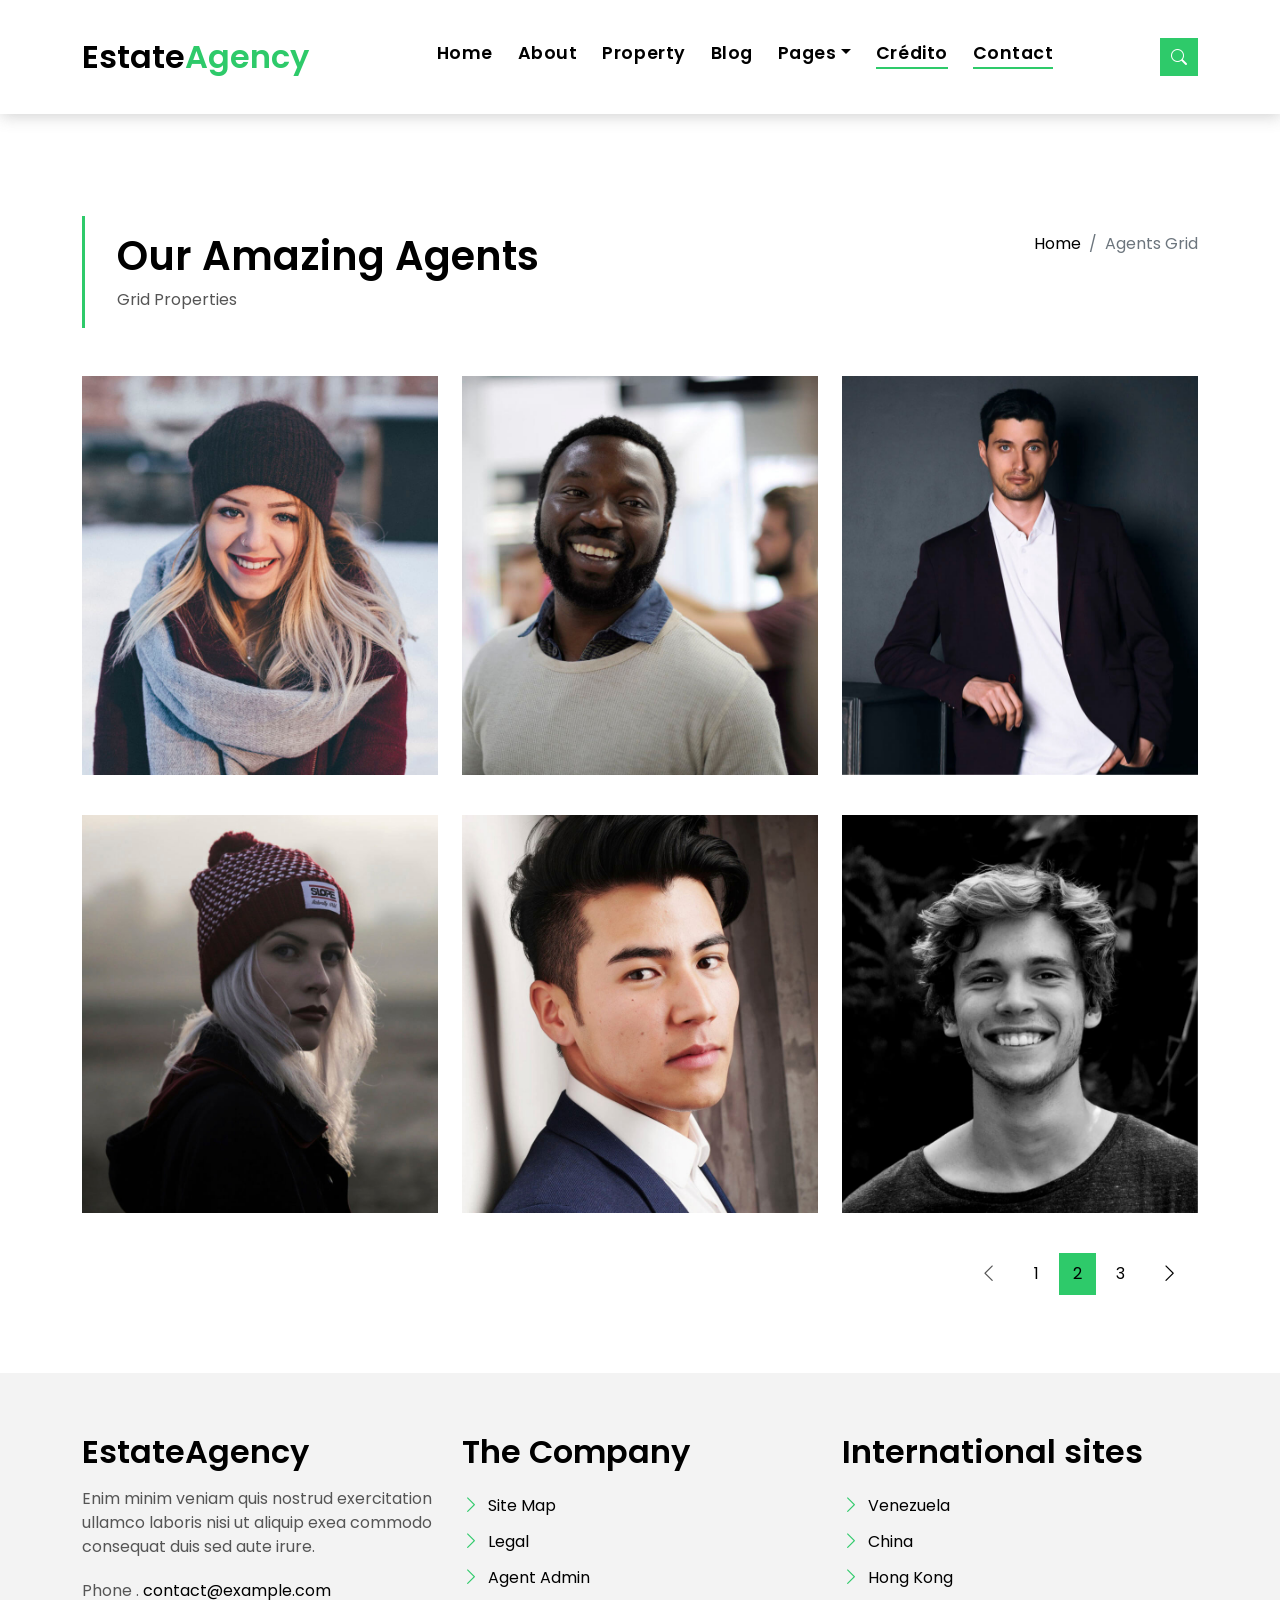
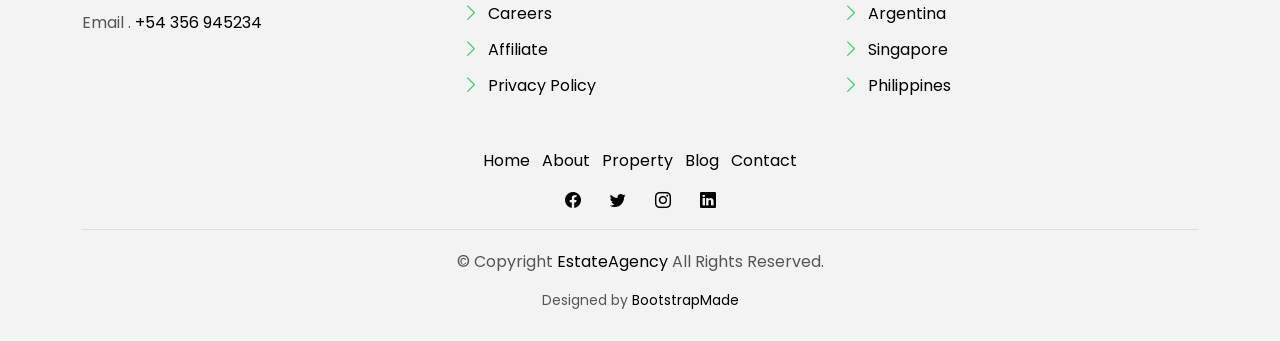
<file: Tarea-6/agents-grid.html>
<!DOCTYPE html>
<html lang="en">

<head>
  <meta charset="utf-8">
  <meta content="width=device-width, initial-scale=1.0" name="viewport">

  <title>EstateAgency Bootstrap Template - Index</title>
  <meta content="" name="description">
  <meta content="" name="keywords">

  <!-- Favicons -->
  <link href="assets/img/favicon.png" rel="icon">
  <link href="assets/img/apple-touch-icon.png" rel="apple-touch-icon">

  <!-- Google Fonts -->
  <link href="https://fonts.googleapis.com/css?family=Poppins:300,400,500,600,700" rel="stylesheet">

  <!-- Vendor CSS Files -->
  <link href="assets/vendor/animate.css/animate.min.css" rel="stylesheet">
  <link href="assets/vendor/bootstrap/css/bootstrap.min.css" rel="stylesheet">
  <link href="assets/vendor/bootstrap-icons/bootstrap-icons.css" rel="stylesheet">
  <link href="assets/vendor/swiper/swiper-bundle.min.css" rel="stylesheet">

  <!-- Template Main CSS File -->
  <link href="assets/css/style.css" rel="stylesheet">

  <!-- =======================================================
  * Template Name: EstateAgency - v4.8.0
  * Template URL: https://bootstrapmade.com/real-estate-agency-bootstrap-template/
  * Author: BootstrapMade.com
  * License: https://bootstrapmade.com/license/
  ======================================================== -->
</head>

<body>

  <!-- ======= Property Search Section ======= -->
  <div class="click-closed"></div>
  <!--/ Form Search Star /-->
  <div class="box-collapse">
    <div class="title-box-d">
      <h3 class="title-d">Search Property</h3>
    </div>
    <span class="close-box-collapse right-boxed bi bi-x"></span>
    <div class="box-collapse-wrap form">
      <form class="form-a">
        <div class="row">
          <div class="col-md-12 mb-2">
            <div class="form-group">
              <label class="pb-2" for="Type">Keyword</label>
              <input type="text" class="form-control form-control-lg form-control-a" placeholder="Keyword">
            </div>
          </div>
          <div class="col-md-6 mb-2">
            <div class="form-group mt-3">
              <label class="pb-2" for="Type">Type</label>
              <select class="form-control form-select form-control-a" id="Type">
                <option>All Type</option>
                <option>For Rent</option>
                <option>For Sale</option>
                <option>Open House</option>
              </select>
            </div>
          </div>
          <div class="col-md-6 mb-2">
            <div class="form-group mt-3">
              <label class="pb-2" for="city">City</label>
              <select class="form-control form-select form-control-a" id="city">
                <option>All City</option>
                <option>Alabama</option>
                <option>Arizona</option>
                <option>California</option>
                <option>Colorado</option>
              </select>
            </div>
          </div>
          <div class="col-md-6 mb-2">
            <div class="form-group mt-3">
              <label class="pb-2" for="bedrooms">Bedrooms</label>
              <select class="form-control form-select form-control-a" id="bedrooms">
                <option>Any</option>
                <option>01</option>
                <option>02</option>
                <option>03</option>
              </select>
            </div>
          </div>
          <div class="col-md-6 mb-2">
            <div class="form-group mt-3">
              <label class="pb-2" for="garages">Garages</label>
              <select class="form-control form-select form-control-a" id="garages">
                <option>Any</option>
                <option>01</option>
                <option>02</option>
                <option>03</option>
                <option>04</option>
              </select>
            </div>
          </div>
          <div class="col-md-6 mb-2">
            <div class="form-group mt-3">
              <label class="pb-2" for="bathrooms">Bathrooms</label>
              <select class="form-control form-select form-control-a" id="bathrooms">
                <option>Any</option>
                <option>01</option>
                <option>02</option>
                <option>03</option>
              </select>
            </div>
          </div>
          <div class="col-md-6 mb-2">
            <div class="form-group mt-3">
              <label class="pb-2" for="price">Min Price</label>
              <select class="form-control form-select form-control-a" id="price">
                <option>Unlimite</option>
                <option>$50,000</option>
                <option>$100,000</option>
                <option>$150,000</option>
                <option>$200,000</option>
              </select>
            </div>
          </div>
          <div class="col-md-12">
            <button type="submit" class="btn btn-b">Search Property</button>
          </div>
        </div>
      </form>
    </div>
  </div><!-- End Property Search Section -->>

  <!-- ======= Header/Navbar ======= -->
  <nav class="navbar navbar-default navbar-trans navbar-expand-lg fixed-top">
    <div class="container">
      <button class="navbar-toggler collapsed" type="button" data-bs-toggle="collapse" data-bs-target="#navbarDefault" aria-controls="navbarDefault" aria-expanded="false" aria-label="Toggle navigation">
        <span></span>
        <span></span>
        <span></span>
      </button>
      <a class="navbar-brand text-brand" href="index.html">Estate<span class="color-b">Agency</span></a>

      <div class="navbar-collapse collapse justify-content-center" id="navbarDefault">
        <ul class="navbar-nav">

          <li class="nav-item">
            <a class="nav-link " href="index.html">Home</a>
          </li>

          <li class="nav-item">
            <a class="nav-link " href="about.html">About</a>
          </li>

          <li class="nav-item">
            <a class="nav-link " href="property-grid.html">Property</a>
          </li>

          <li class="nav-item">
            <a class="nav-link " href="blog-grid.html">Blog</a>
          </li>

          <li class="nav-item dropdown">
            <a class="nav-link dropdown-toggle" href="#" id="navbarDropdown" role="button" data-bs-toggle="dropdown" aria-haspopup="true" aria-expanded="false">Pages</a>
            <div class="dropdown-menu">
              <a class="dropdown-item " href="property-single.html">Property Single</a>
              <a class="dropdown-item " href="blog-single.html">Blog Single</a>
              <a class="dropdown-item active" href="agents-grid.html">Agents Grid</a>
              <a class="dropdown-item " href="agent-single.html">Agent Single</a>
            </div>
          </li>
          <li class="nav-item">
            <a class="nav-link active" href="credito.html">Crédito</a>
          </li>
          <li class="nav-item">
            <a class="nav-link active" href="contact.html">Contact</a>
          </li>
        </ul>
      </div>

      <button type="button" class="btn btn-b-n navbar-toggle-box navbar-toggle-box-collapse" data-bs-toggle="collapse" data-bs-target="#navbarTogglerDemo01">
        <i class="bi bi-search"></i>
      </button>

    </div>
  </nav><!-- End Header/Navbar -->

  <main id="main">
    <!-- =======Intro Single ======= -->
    <section class="intro-single">
      <div class="container">
        <div class="row">
          <div class="col-md-12 col-lg-8">
            <div class="title-single-box">
              <h1 class="title-single">Our Amazing Agents</h1>
              <span class="color-text-a">Grid Properties</span>
            </div>
          </div>
          <div class="col-md-12 col-lg-4">
            <nav aria-label="breadcrumb" class="breadcrumb-box d-flex justify-content-lg-end">
              <ol class="breadcrumb">
                <li class="breadcrumb-item">
                  <a href="#">Home</a>
                </li>
                <li class="breadcrumb-item active" aria-current="page">
                  Agents Grid
                </li>
              </ol>
            </nav>
          </div>
        </div>
      </div>
    </section><!-- End Intro Single-->

    <!-- ======= Agents Grid ======= -->
    <section class="agents-grid grid">
      <div class="container">
        <div class="row">
          <div class="col-md-4">
            <div class="card-box-d">
              <div class="card-img-d">
                <img src="assets/img/agent-4.jpg" alt="" class="img-d img-fluid">
              </div>
              <div class="card-overlay card-overlay-hover">
                <div class="card-header-d">
                  <div class="card-title-d align-self-center">
                    <h3 class="title-d">
                      <a href="#" class="link-two">Margaret Sotillo
                        <br> Escala</a>
                    </h3>
                  </div>
                </div>
                <div class="card-body-d">
                  <p class="content-d color-text-a">
                    Sed porttitor lectus nibh, Cras ultricies ligula sed magna dictum porta two.
                  </p>
                  <div class="info-agents color-a">
                    <p>
                      <strong>Phone: </strong> +54 356 945234
                    </p>
                    <p>
                      <strong>Email: </strong> agents@example.com
                    </p>
                  </div>
                </div>
                <div class="card-footer-d">
                  <div class="socials-footer d-flex justify-content-center">
                    <ul class="list-inline">
                      <li class="list-inline-item">
                        <a href="#" class="link-one">
                          <i class="bi bi-facebook" aria-hidden="true"></i>
                        </a>
                      </li>
                      <li class="list-inline-item">
                        <a href="#" class="link-one">
                          <i class="bi bi-twitter" aria-hidden="true"></i>
                        </a>
                      </li>
                      <li class="list-inline-item">
                        <a href="#" class="link-one">
                          <i class="bi bi-instagram" aria-hidden="true"></i>
                        </a>
                      </li>
                      <li class="list-inline-item">
                        <a href="#" class="link-one">
                          <i class="bi bi-linkedin" aria-hidden="true"></i>
                        </a>
                      </li>
                    </ul>
                  </div>
                </div>
              </div>
            </div>
          </div>
          <div class="col-md-4">
            <div class="card-box-d">
              <div class="card-img-d">
                <img src="assets/img/agent-2.jpg" alt="" class="img-d img-fluid">
              </div>
              <div class="card-overlay card-overlay-hover">
                <div class="card-header-d">
                  <div class="card-title-d align-self-center">
                    <h3 class="title-d">
                      <a href="#" class="link-two">Margaret Sotillo
                        <br> Escala</a>
                    </h3>
                  </div>
                </div>
                <div class="card-body-d">
                  <p class="content-d color-text-a">
                    Sed porttitor lectus nibh, Cras ultricies ligula sed magna dictum porta two.
                  </p>
                  <div class="info-agents color-a">
                    <p>
                      <strong>Phone: </strong> +54 356 945234
                    </p>
                    <p>
                      <strong>Email: </strong> agents@example.com
                    </p>
                  </div>
                </div>
                <div class="card-footer-d">
                  <div class="socials-footer d-flex justify-content-center">
                    <ul class="list-inline">
                      <li class="list-inline-item">
                        <a href="#" class="link-one">
                          <i class="bi bi-facebook" aria-hidden="true"></i>
                        </a>
                      </li>
                      <li class="list-inline-item">
                        <a href="#" class="link-one">
                          <i class="bi bi-twitter" aria-hidden="true"></i>
                        </a>
                      </li>
                      <li class="list-inline-item">
                        <a href="#" class="link-one">
                          <i class="bi bi-instagram" aria-hidden="true"></i>
                        </a>
                      </li>
                      <li class="list-inline-item">
                        <a href="#" class="link-one">
                          <i class="bi bi-linkedin" aria-hidden="true"></i>
                        </a>
                      </li>
                    </ul>
                  </div>
                </div>
              </div>
            </div>
          </div>
          <div class="col-md-4">
            <div class="card-box-d">
              <div class="card-img-d">
                <img src="assets/img/agent-3.jpg" alt="" class="img-d img-fluid">
              </div>
              <div class="card-overlay card-overlay-hover">
                <div class="card-header-d">
                  <div class="card-title-d align-self-center">
                    <h3 class="title-d">
                      <a href="#" class="link-two">Margaret Sotillo
                        <br> Escala</a>
                    </h3>
                  </div>
                </div>
                <div class="card-body-d">
                  <p class="content-d color-text-a">
                    Sed porttitor lectus nibh, Cras ultricies ligula sed magna dictum porta two.
                  </p>
                  <div class="info-agents color-a">
                    <p>
                      <strong>Phone: </strong> +54 356 945234
                    </p>
                    <p>
                      <strong>Email: </strong> agents@example.com
                    </p>
                  </div>
                </div>
                <div class="card-footer-d">
                  <div class="socials-footer d-flex justify-content-center">
                    <ul class="list-inline">
                      <li class="list-inline-item">
                        <a href="#" class="link-one">
                          <i class="bi bi-facebook" aria-hidden="true"></i>
                        </a>
                      </li>
                      <li class="list-inline-item">
                        <a href="#" class="link-one">
                          <i class="bi bi-twitter" aria-hidden="true"></i>
                        </a>
                      </li>
                      <li class="list-inline-item">
                        <a href="#" class="link-one">
                          <i class="bi bi-instagram" aria-hidden="true"></i>
                        </a>
                      </li>
                      <li class="list-inline-item">
                        <a href="#" class="link-one">
                          <i class="bi bi-linkedin" aria-hidden="true"></i>
                        </a>
                      </li>
                    </ul>
                  </div>
                </div>
              </div>
            </div>
          </div>
          <div class="col-md-4">
            <div class="card-box-d">
              <div class="card-img-d">
                <img src="assets/img/agent-5.jpg" alt="" class="img-d img-fluid">
              </div>
              <div class="card-overlay card-overlay-hover">
                <div class="card-header-d">
                  <div class="card-title-d align-self-center">
                    <h3 class="title-d">
                      <a href="#" class="link-two">Margaret Sotillo
                        <br> Escala</a>
                    </h3>
                  </div>
                </div>
                <div class="card-body-d">
                  <p class="content-d color-text-a">
                    Sed porttitor lectus nibh, Cras ultricies ligula sed magna dictum porta two.
                  </p>
                  <div class="info-agents color-a">
                    <p>
                      <strong>Phone: </strong> +54 356 945234
                    </p>
                    <p>
                      <strong>Email: </strong> agents@example.com
                    </p>
                  </div>
                </div>
                <div class="card-footer-d">
                  <div class="socials-footer d-flex justify-content-center">
                    <ul class="list-inline">
                      <li class="list-inline-item">
                        <a href="#" class="link-one">
                          <i class="bi bi-facebook" aria-hidden="true"></i>
                        </a>
                      </li>
                      <li class="list-inline-item">
                        <a href="#" class="link-one">
                          <i class="bi bi-twitter" aria-hidden="true"></i>
                        </a>
                      </li>
                      <li class="list-inline-item">
                        <a href="#" class="link-one">
                          <i class="bi bi-instagram" aria-hidden="true"></i>
                        </a>
                      </li>
                      <li class="list-inline-item">
                        <a href="#" class="link-one">
                          <i class="bi bi-linkedin" aria-hidden="true"></i>
                        </a>
                      </li>
                    </ul>
                  </div>
                </div>
              </div>
            </div>
          </div>
          <div class="col-md-4">
            <div class="card-box-d">
              <div class="card-img-d">
                <img src="assets/img/agent-1.jpg" alt="" class="img-d img-fluid">
              </div>
              <div class="card-overlay card-overlay-hover">
                <div class="card-header-d">
                  <div class="card-title-d align-self-center">
                    <h3 class="title-d">
                      <a href="#" class="link-two">Margaret Sotillo
                        <br> Escala</a>
                    </h3>
                  </div>
                </div>
                <div class="card-body-d">
                  <p class="content-d color-text-a">
                    Sed porttitor lectus nibh, Cras ultricies ligula sed magna dictum porta two.
                  </p>
                  <div class="info-agents color-a">
                    <p>
                      <strong>Phone: </strong> +54 356 945234
                    </p>
                    <p>
                      <strong>Email: </strong> agents@example.com
                    </p>
                  </div>
                </div>
                <div class="card-footer-d">
                  <div class="socials-footer d-flex justify-content-center">
                    <ul class="list-inline">
                      <li class="list-inline-item">
                        <a href="#" class="link-one">
                          <i class="bi bi-facebook" aria-hidden="true"></i>
                        </a>
                      </li>
                      <li class="list-inline-item">
                        <a href="#" class="link-one">
                          <i class="bi bi-twitter" aria-hidden="true"></i>
                        </a>
                      </li>
                      <li class="list-inline-item">
                        <a href="#" class="link-one">
                          <i class="bi bi-instagram" aria-hidden="true"></i>
                        </a>
                      </li>
                      <li class="list-inline-item">
                        <a href="#" class="link-one">
                          <i class="bi bi-linkedin" aria-hidden="true"></i>
                        </a>
                      </li>
                    </ul>
                  </div>
                </div>
              </div>
            </div>
          </div>
          <div class="col-md-4">
            <div class="card-box-d">
              <div class="card-img-d">
                <img src="assets/img/agent-6.jpg" alt="" class="img-d img-fluid">
              </div>
              <div class="card-overlay card-overlay-hover">
                <div class="card-header-d">
                  <div class="card-title-d align-self-center">
                    <h3 class="title-d">
                      <a href="#" class="link-two">Margaret Sotillo
                        <br> Escala</a>
                    </h3>
                  </div>
                </div>
                <div class="card-body-d">
                  <p class="content-d color-text-a">
                    Sed porttitor lectus nibh, Cras ultricies ligula sed magna dictum porta two.
                  </p>
                  <div class="info-agents color-a">
                    <p>
                      <strong>Phone: </strong> +54 356 945234
                    </p>
                    <p>
                      <strong>Email: </strong> agents@example.com
                    </p>
                  </div>
                </div>
                <div class="card-footer-d">
                  <div class="socials-footer d-flex justify-content-center">
                    <ul class="list-inline">
                      <li class="list-inline-item">
                        <a href="#" class="link-one">
                          <i class="bi bi-facebook" aria-hidden="true"></i>
                        </a>
                      </li>
                      <li class="list-inline-item">
                        <a href="#" class="link-one">
                          <i class="bi bi-twitter" aria-hidden="true"></i>
                        </a>
                      </li>
                      <li class="list-inline-item">
                        <a href="#" class="link-one">
                          <i class="bi bi-instagram" aria-hidden="true"></i>
                        </a>
                      </li>
                      <li class="list-inline-item">
                        <a href="#" class="link-one">
                          <i class="bi bi-linkedin" aria-hidden="true"></i>
                        </a>
                      </li>
                    </ul>
                  </div>
                </div>
              </div>
            </div>
          </div>
        </div>
        <div class="row">
          <div class="col-sm-12">
            <nav class="pagination-a">
              <ul class="pagination justify-content-end">
                <li class="page-item disabled">
                  <a class="page-link" href="#" tabindex="-1">
                    <span class="bi bi-chevron-left"></span>
                  </a>
                </li>
                <li class="page-item">
                  <a class="page-link" href="#">1</a>
                </li>
                <li class="page-item active">
                  <a class="page-link" href="#">2</a>
                </li>
                <li class="page-item">
                  <a class="page-link" href="#">3</a>
                </li>
                <li class="page-item next">
                  <a class="page-link" href="#">
                    <span class="bi bi-chevron-right"></span>
                  </a>
                </li>
              </ul>
            </nav>
          </div>
        </div>
      </div>
    </section><!-- End Agents Grid-->

  </main><!-- End #main -->

  <!-- ======= Footer ======= -->
  <section class="section-footer">
    <div class="container">
      <div class="row">
        <div class="col-sm-12 col-md-4">
          <div class="widget-a">
            <div class="w-header-a">
              <h3 class="w-title-a text-brand">EstateAgency</h3>
            </div>
            <div class="w-body-a">
              <p class="w-text-a color-text-a">
                Enim minim veniam quis nostrud exercitation ullamco laboris nisi ut aliquip exea commodo consequat duis
                sed aute irure.
              </p>
            </div>
            <div class="w-footer-a">
              <ul class="list-unstyled">
                <li class="color-a">
                  <span class="color-text-a">Phone .</span> contact@example.com
                </li>
                <li class="color-a">
                  <span class="color-text-a">Email .</span> +54 356 945234
                </li>
              </ul>
            </div>
          </div>
        </div>
        <div class="col-sm-12 col-md-4 section-md-t3">
          <div class="widget-a">
            <div class="w-header-a">
              <h3 class="w-title-a text-brand">The Company</h3>
            </div>
            <div class="w-body-a">
              <div class="w-body-a">
                <ul class="list-unstyled">
                  <li class="item-list-a">
                    <i class="bi bi-chevron-right"></i> <a href="#">Site Map</a>
                  </li>
                  <li class="item-list-a">
                    <i class="bi bi-chevron-right"></i> <a href="#">Legal</a>
                  </li>
                  <li class="item-list-a">
                    <i class="bi bi-chevron-right"></i> <a href="#">Agent Admin</a>
                  </li>
                  <li class="item-list-a">
                    <i class="bi bi-chevron-right"></i> <a href="#">Careers</a>
                  </li>
                  <li class="item-list-a">
                    <i class="bi bi-chevron-right"></i> <a href="#">Affiliate</a>
                  </li>
                  <li class="item-list-a">
                    <i class="bi bi-chevron-right"></i> <a href="#">Privacy Policy</a>
                  </li>
                </ul>
              </div>
            </div>
          </div>
        </div>
        <div class="col-sm-12 col-md-4 section-md-t3">
          <div class="widget-a">
            <div class="w-header-a">
              <h3 class="w-title-a text-brand">International sites</h3>
            </div>
            <div class="w-body-a">
              <ul class="list-unstyled">
                <li class="item-list-a">
                  <i class="bi bi-chevron-right"></i> <a href="#">Venezuela</a>
                </li>
                <li class="item-list-a">
                  <i class="bi bi-chevron-right"></i> <a href="#">China</a>
                </li>
                <li class="item-list-a">
                  <i class="bi bi-chevron-right"></i> <a href="#">Hong Kong</a>
                </li>
                <li class="item-list-a">
                  <i class="bi bi-chevron-right"></i> <a href="#">Argentina</a>
                </li>
                <li class="item-list-a">
                  <i class="bi bi-chevron-right"></i> <a href="#">Singapore</a>
                </li>
                <li class="item-list-a">
                  <i class="bi bi-chevron-right"></i> <a href="#">Philippines</a>
                </li>
              </ul>
            </div>
          </div>
        </div>
      </div>
    </div>
  </section>
  <footer>
    <div class="container">
      <div class="row">
        <div class="col-md-12">
          <nav class="nav-footer">
            <ul class="list-inline">
              <li class="list-inline-item">
                <a href="#">Home</a>
              </li>
              <li class="list-inline-item">
                <a href="#">About</a>
              </li>
              <li class="list-inline-item">
                <a href="#">Property</a>
              </li>
              <li class="list-inline-item">
                <a href="#">Blog</a>
              </li>
              <li class="list-inline-item">
                <a href="#">Contact</a>
              </li>
            </ul>
          </nav>
          <div class="socials-a">
            <ul class="list-inline">
              <li class="list-inline-item">
                <a href="#">
                  <i class="bi bi-facebook" aria-hidden="true"></i>
                </a>
              </li>
              <li class="list-inline-item">
                <a href="#">
                  <i class="bi bi-twitter" aria-hidden="true"></i>
                </a>
              </li>
              <li class="list-inline-item">
                <a href="#">
                  <i class="bi bi-instagram" aria-hidden="true"></i>
                </a>
              </li>
              <li class="list-inline-item">
                <a href="#">
                  <i class="bi bi-linkedin" aria-hidden="true"></i>
                </a>
              </li>
            </ul>
          </div>
          <div class="copyright-footer">
            <p class="copyright color-text-a">
              &copy; Copyright
              <span class="color-a">EstateAgency</span> All Rights Reserved.
            </p>
          </div>
          <div class="credits">
            <!--
            All the links in the footer should remain intact.
            You can delete the links only if you purchased the pro version.
            Licensing information: https://bootstrapmade.com/license/
            Purchase the pro version with working PHP/AJAX contact form: https://bootstrapmade.com/buy/?theme=EstateAgency
          -->
            Designed by <a href="https://bootstrapmade.com/">BootstrapMade</a>
          </div>
        </div>
      </div>
    </div>
  </footer><!-- End  Footer -->

  <div id="preloader"></div>
  <a href="#" class="back-to-top d-flex align-items-center justify-content-center"><i class="bi bi-arrow-up-short"></i></a>

  <!-- Vendor JS Files -->
  <script src="assets/vendor/bootstrap/js/bootstrap.bundle.min.js"></script>
  <script src="assets/vendor/swiper/swiper-bundle.min.js"></script>
  <script src="assets/vendor/php-email-form/validate.js"></script>

  <!-- Template Main JS File -->
  <script src="assets/js/main.js"></script>

</body>

</html>
</file>
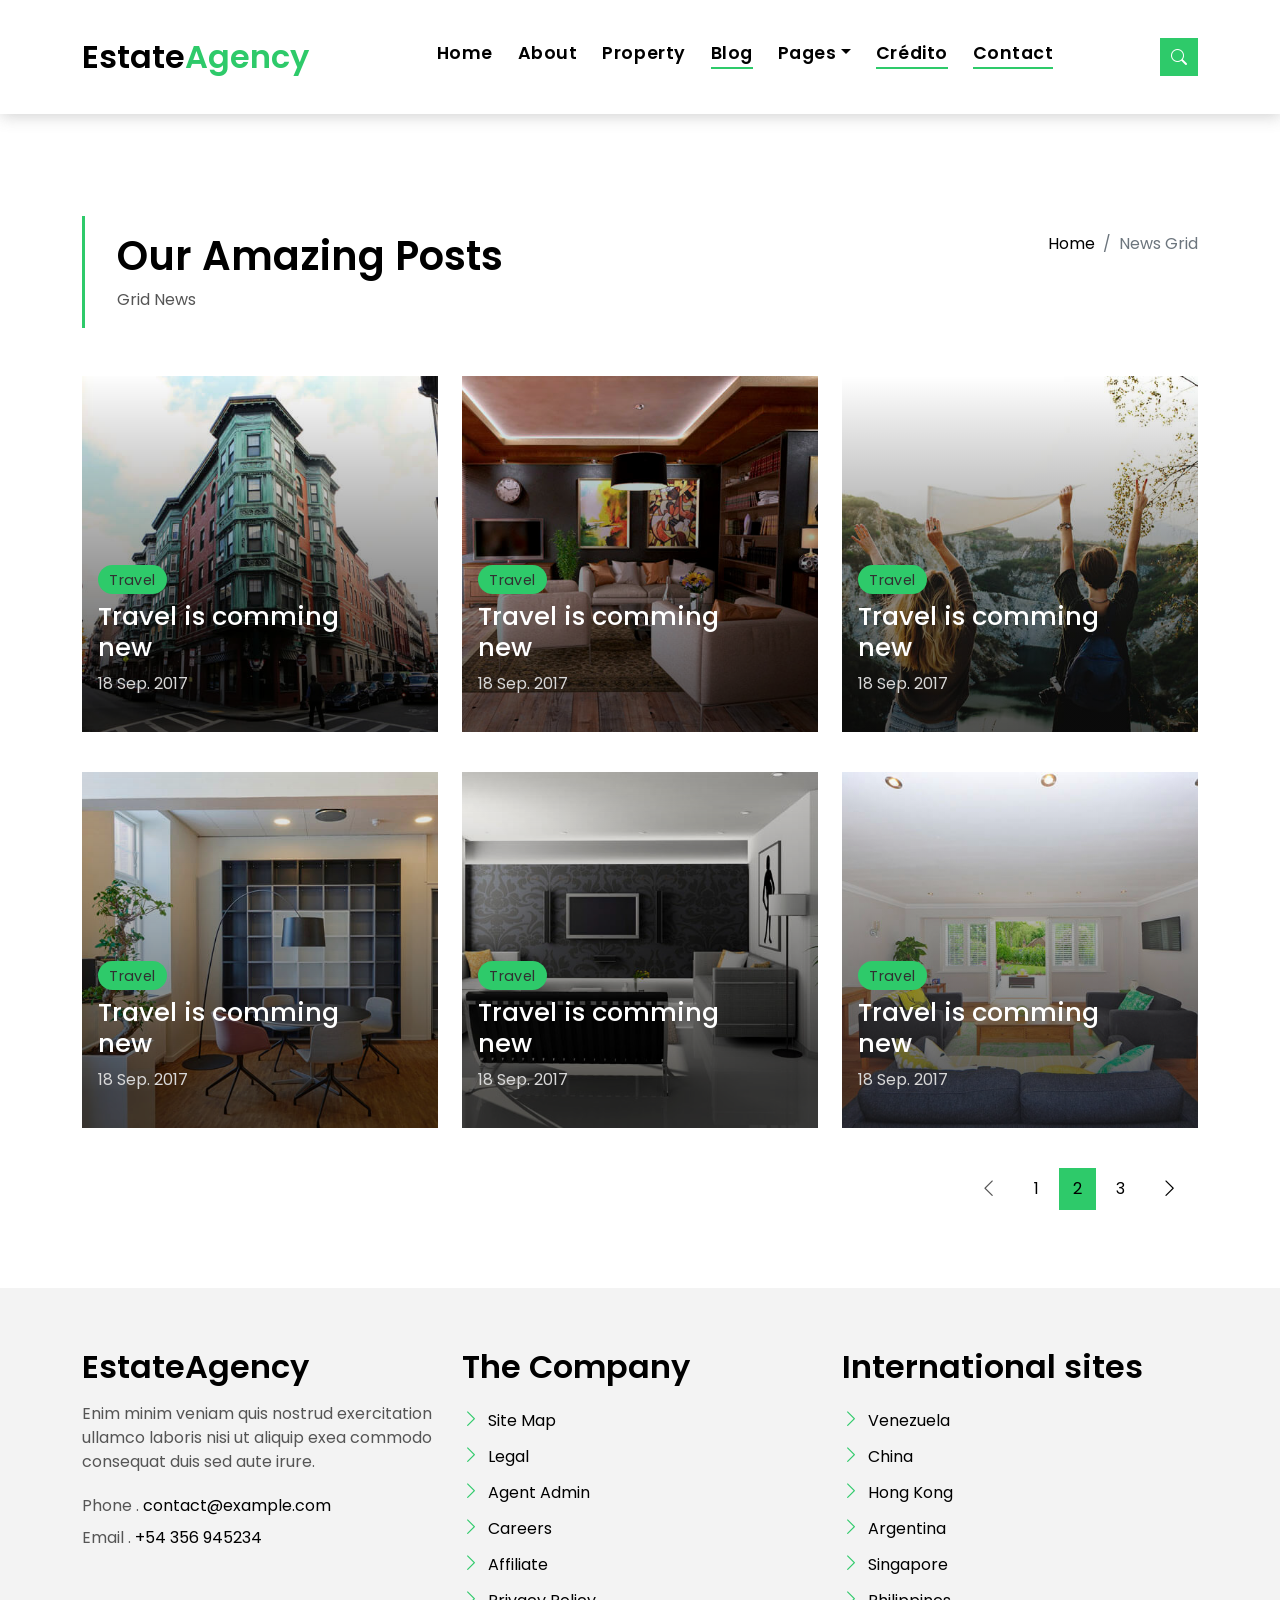
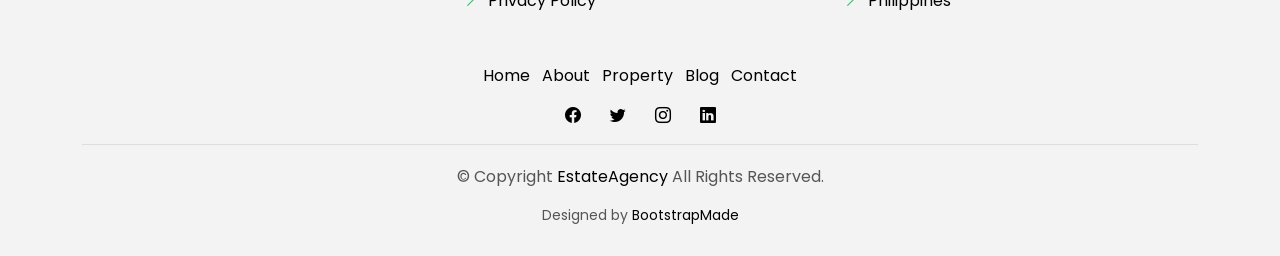
<file: Tarea-6/blog-grid.html>
<!DOCTYPE html>
<html lang="en">

<head>
  <meta charset="utf-8">
  <meta content="width=device-width, initial-scale=1.0" name="viewport">

  <title>EstateAgency Bootstrap Template - Index</title>
  <meta content="" name="description">
  <meta content="" name="keywords">

  <!-- Favicons -->
  <link href="assets/img/favicon.png" rel="icon">
  <link href="assets/img/apple-touch-icon.png" rel="apple-touch-icon">

  <!-- Google Fonts -->
  <link href="https://fonts.googleapis.com/css?family=Poppins:300,400,500,600,700" rel="stylesheet">

  <!-- Vendor CSS Files -->
  <link href="assets/vendor/animate.css/animate.min.css" rel="stylesheet">
  <link href="assets/vendor/bootstrap/css/bootstrap.min.css" rel="stylesheet">
  <link href="assets/vendor/bootstrap-icons/bootstrap-icons.css" rel="stylesheet">
  <link href="assets/vendor/swiper/swiper-bundle.min.css" rel="stylesheet">

  <!-- Template Main CSS File -->
  <link href="assets/css/style.css" rel="stylesheet">

  <!-- =======================================================
  * Template Name: EstateAgency - v4.8.0
  * Template URL: https://bootstrapmade.com/real-estate-agency-bootstrap-template/
  * Author: BootstrapMade.com
  * License: https://bootstrapmade.com/license/
  ======================================================== -->
</head>

<body>

  <!-- ======= Property Search Section ======= -->
  <div class="click-closed"></div>
  <!--/ Form Search Star /-->
  <div class="box-collapse">
    <div class="title-box-d">
      <h3 class="title-d">Search Property</h3>
    </div>
    <span class="close-box-collapse right-boxed bi bi-x"></span>
    <div class="box-collapse-wrap form">
      <form class="form-a">
        <div class="row">
          <div class="col-md-12 mb-2">
            <div class="form-group">
              <label class="pb-2" for="Type">Keyword</label>
              <input type="text" class="form-control form-control-lg form-control-a" placeholder="Keyword">
            </div>
          </div>
          <div class="col-md-6 mb-2">
            <div class="form-group mt-3">
              <label class="pb-2" for="Type">Type</label>
              <select class="form-control form-select form-control-a" id="Type">
                <option>All Type</option>
                <option>For Rent</option>
                <option>For Sale</option>
                <option>Open House</option>
              </select>
            </div>
          </div>
          <div class="col-md-6 mb-2">
            <div class="form-group mt-3">
              <label class="pb-2" for="city">City</label>
              <select class="form-control form-select form-control-a" id="city">
                <option>All City</option>
                <option>Alabama</option>
                <option>Arizona</option>
                <option>California</option>
                <option>Colorado</option>
              </select>
            </div>
          </div>
          <div class="col-md-6 mb-2">
            <div class="form-group mt-3">
              <label class="pb-2" for="bedrooms">Bedrooms</label>
              <select class="form-control form-select form-control-a" id="bedrooms">
                <option>Any</option>
                <option>01</option>
                <option>02</option>
                <option>03</option>
              </select>
            </div>
          </div>
          <div class="col-md-6 mb-2">
            <div class="form-group mt-3">
              <label class="pb-2" for="garages">Garages</label>
              <select class="form-control form-select form-control-a" id="garages">
                <option>Any</option>
                <option>01</option>
                <option>02</option>
                <option>03</option>
                <option>04</option>
              </select>
            </div>
          </div>
          <div class="col-md-6 mb-2">
            <div class="form-group mt-3">
              <label class="pb-2" for="bathrooms">Bathrooms</label>
              <select class="form-control form-select form-control-a" id="bathrooms">
                <option>Any</option>
                <option>01</option>
                <option>02</option>
                <option>03</option>
              </select>
            </div>
          </div>
          <div class="col-md-6 mb-2">
            <div class="form-group mt-3">
              <label class="pb-2" for="price">Min Price</label>
              <select class="form-control form-select form-control-a" id="price">
                <option>Unlimite</option>
                <option>$50,000</option>
                <option>$100,000</option>
                <option>$150,000</option>
                <option>$200,000</option>
              </select>
            </div>
          </div>
          <div class="col-md-12">
            <button type="submit" class="btn btn-b">Search Property</button>
          </div>
        </div>
      </form>
    </div>
  </div><!-- End Property Search Section -->>

  <!-- ======= Header/Navbar ======= -->
  <nav class="navbar navbar-default navbar-trans navbar-expand-lg fixed-top">
    <div class="container">
      <button class="navbar-toggler collapsed" type="button" data-bs-toggle="collapse" data-bs-target="#navbarDefault" aria-controls="navbarDefault" aria-expanded="false" aria-label="Toggle navigation">
        <span></span>
        <span></span>
        <span></span>
      </button>
      <a class="navbar-brand text-brand" href="index.html">Estate<span class="color-b">Agency</span></a>

      <div class="navbar-collapse collapse justify-content-center" id="navbarDefault">
        <ul class="navbar-nav">

          <li class="nav-item">
            <a class="nav-link " href="index.html">Home</a>
          </li>

          <li class="nav-item">
            <a class="nav-link " href="about.html">About</a>
          </li>

          <li class="nav-item">
            <a class="nav-link " href="property-grid.html">Property</a>
          </li>

          <li class="nav-item">
            <a class="nav-link active" href="blog-grid.html">Blog</a>
          </li>

          <li class="nav-item dropdown">
            <a class="nav-link dropdown-toggle" href="#" id="navbarDropdown" role="button" data-bs-toggle="dropdown" aria-haspopup="true" aria-expanded="false">Pages</a>
            <div class="dropdown-menu">
              <a class="dropdown-item " href="property-single.html">Property Single</a>
              <a class="dropdown-item " href="blog-single.html">Blog Single</a>
              <a class="dropdown-item " href="agents-grid.html">Agents Grid</a>
              <a class="dropdown-item " href="agent-single.html">Agent Single</a>
            </div>
          </li>
          <li class="nav-item">
            <a class="nav-link active" href="credito.html">Crédito</a>
          </li>
          <li class="nav-item">
            <a class="nav-link active" href="contact.html">Contact</a>
          </li>
        </ul>
      </div>

      <button type="button" class="btn btn-b-n navbar-toggle-box navbar-toggle-box-collapse" data-bs-toggle="collapse" data-bs-target="#navbarTogglerDemo01">
        <i class="bi bi-search"></i>
      </button>

    </div>
  </nav><!-- End Header/Navbar -->

  <main id="main">

    <!-- ======= Intro Single ======= -->
    <section class="intro-single">
      <div class="container">
        <div class="row">
          <div class="col-md-12 col-lg-8">
            <div class="title-single-box">
              <h1 class="title-single">Our Amazing Posts</h1>
              <span class="color-text-a">Grid News</span>
            </div>
          </div>
          <div class="col-md-12 col-lg-4">
            <nav aria-label="breadcrumb" class="breadcrumb-box d-flex justify-content-lg-end">
              <ol class="breadcrumb">
                <li class="breadcrumb-item">
                  <a href="index.html">Home</a>
                </li>
                <li class="breadcrumb-item active" aria-current="page">
                  News Grid
                </li>
              </ol>
            </nav>
          </div>
        </div>
      </div>
    </section><!-- End Intro Single-->

    <!-- =======  Blog Grid ======= -->
    <section class="news-grid grid">
      <div class="container">
        <div class="row">
          <div class="col-md-4">
            <div class="card-box-b card-shadow news-box">
              <div class="img-box-b">
                <img src="assets/img/post-1.jpg" alt="" class="img-b img-fluid">
              </div>
              <div class="card-overlay">
                <div class="card-header-b">
                  <div class="card-category-b">
                    <a href="#" class="category-b">Travel</a>
                  </div>
                  <div class="card-title-b">
                    <h2 class="title-2">
                      <a href="blog-single.html">Travel is comming
                        <br> new</a>
                    </h2>
                  </div>
                  <div class="card-date">
                    <span class="date-b">18 Sep. 2017</span>
                  </div>
                </div>
              </div>
            </div>
          </div>
          <div class="col-md-4">
            <div class="card-box-b card-shadow news-box">
              <div class="img-box-b">
                <img src="assets/img/post-2.jpg" alt="" class="img-b img-fluid">
              </div>
              <div class="card-overlay">
                <div class="card-header-b">
                  <div class="card-category-b">
                    <a href="blog-single.html" class="category-b">Travel</a>
                  </div>
                  <div class="card-title-b">
                    <h2 class="title-2">
                      <a href="blog-single.html">Travel is comming
                        <br> new</a>
                    </h2>
                  </div>
                  <div class="card-date">
                    <span class="date-b">18 Sep. 2017</span>
                  </div>
                </div>
              </div>
            </div>
          </div>
          <div class="col-md-4">
            <div class="card-box-b card-shadow news-box">
              <div class="img-box-b">
                <img src="assets/img/post-3.jpg" alt="" class="img-b img-fluid">
              </div>
              <div class="card-overlay">
                <div class="card-header-b">
                  <div class="card-category-b">
                    <a href="#" class="category-b">Travel</a>
                  </div>
                  <div class="card-title-b">
                    <h2 class="title-2">
                      <a href="blog-single.html">Travel is comming
                        <br> new</a>
                    </h2>
                  </div>
                  <div class="card-date">
                    <span class="date-b">18 Sep. 2017</span>
                  </div>
                </div>
              </div>
            </div>
          </div>
          <div class="col-md-4">
            <div class="card-box-b card-shadow news-box">
              <div class="img-box-b">
                <img src="assets/img/post-4.jpg" alt="" class="img-b img-fluid">
              </div>
              <div class="card-overlay">
                <div class="card-header-b">
                  <div class="card-category-b">
                    <a href="#" class="category-b">Travel</a>
                  </div>
                  <div class="card-title-b">
                    <h2 class="title-2">
                      <a href="blog-single.html">Travel is comming
                        <br> new</a>
                    </h2>
                  </div>
                  <div class="card-date">
                    <span class="date-b">18 Sep. 2017</span>
                  </div>
                </div>
              </div>
            </div>
          </div>
          <div class="col-md-4">
            <div class="card-box-b card-shadow news-box">
              <div class="img-box-b">
                <img src="assets/img/post-5.jpg" alt="" class="img-b img-fluid">
              </div>
              <div class="card-overlay">
                <div class="card-header-b">
                  <div class="card-category-b">
                    <a href="#" class="category-b">Travel</a>
                  </div>
                  <div class="card-title-b">
                    <h2 class="title-2">
                      <a href="blog-single.html">Travel is comming
                        <br> new</a>
                    </h2>
                  </div>
                  <div class="card-date">
                    <span class="date-b">18 Sep. 2017</span>
                  </div>
                </div>
              </div>
            </div>
          </div>
          <div class="col-md-4">
            <div class="card-box-b card-shadow news-box">
              <div class="img-box-b">
                <img src="assets/img/post-6.jpg" alt="" class="img-b img-fluid">
              </div>
              <div class="card-overlay">
                <div class="card-header-b">
                  <div class="card-category-b">
                    <a href="#" class="category-b">Travel</a>
                  </div>
                  <div class="card-title-b">
                    <h2 class="title-2">
                      <a href="blog-single.html">Travel is comming
                        <br> new</a>
                    </h2>
                  </div>
                  <div class="card-date">
                    <span class="date-b">18 Sep. 2017</span>
                  </div>
                </div>
              </div>
            </div>
          </div>
        </div>
        <div class="row">
          <div class="col-sm-12">
            <nav class="pagination-a">
              <ul class="pagination justify-content-end">
                <li class="page-item disabled">
                  <a class="page-link" href="#" tabindex="-1">
                    <span class="bi bi-chevron-left"></span>
                  </a>
                </li>
                <li class="page-item">
                  <a class="page-link" href="#">1</a>
                </li>
                <li class="page-item active">
                  <a class="page-link" href="#">2</a>
                </li>
                <li class="page-item">
                  <a class="page-link" href="#">3</a>
                </li>
                <li class="page-item next">
                  <a class="page-link" href="#">
                    <span class="bi bi-chevron-right"></span>
                  </a>
                </li>
              </ul>
            </nav>
          </div>
        </div>
      </div>
    </section><!-- End Blog Grid-->

  </main><!-- End #main -->

  <!-- ======= Footer ======= -->
  <section class="section-footer">
    <div class="container">
      <div class="row">
        <div class="col-sm-12 col-md-4">
          <div class="widget-a">
            <div class="w-header-a">
              <h3 class="w-title-a text-brand">EstateAgency</h3>
            </div>
            <div class="w-body-a">
              <p class="w-text-a color-text-a">
                Enim minim veniam quis nostrud exercitation ullamco laboris nisi ut aliquip exea commodo consequat duis
                sed aute irure.
              </p>
            </div>
            <div class="w-footer-a">
              <ul class="list-unstyled">
                <li class="color-a">
                  <span class="color-text-a">Phone .</span> contact@example.com
                </li>
                <li class="color-a">
                  <span class="color-text-a">Email .</span> +54 356 945234
                </li>
              </ul>
            </div>
          </div>
        </div>
        <div class="col-sm-12 col-md-4 section-md-t3">
          <div class="widget-a">
            <div class="w-header-a">
              <h3 class="w-title-a text-brand">The Company</h3>
            </div>
            <div class="w-body-a">
              <div class="w-body-a">
                <ul class="list-unstyled">
                  <li class="item-list-a">
                    <i class="bi bi-chevron-right"></i> <a href="#">Site Map</a>
                  </li>
                  <li class="item-list-a">
                    <i class="bi bi-chevron-right"></i> <a href="#">Legal</a>
                  </li>
                  <li class="item-list-a">
                    <i class="bi bi-chevron-right"></i> <a href="#">Agent Admin</a>
                  </li>
                  <li class="item-list-a">
                    <i class="bi bi-chevron-right"></i> <a href="#">Careers</a>
                  </li>
                  <li class="item-list-a">
                    <i class="bi bi-chevron-right"></i> <a href="#">Affiliate</a>
                  </li>
                  <li class="item-list-a">
                    <i class="bi bi-chevron-right"></i> <a href="#">Privacy Policy</a>
                  </li>
                </ul>
              </div>
            </div>
          </div>
        </div>
        <div class="col-sm-12 col-md-4 section-md-t3">
          <div class="widget-a">
            <div class="w-header-a">
              <h3 class="w-title-a text-brand">International sites</h3>
            </div>
            <div class="w-body-a">
              <ul class="list-unstyled">
                <li class="item-list-a">
                  <i class="bi bi-chevron-right"></i> <a href="#">Venezuela</a>
                </li>
                <li class="item-list-a">
                  <i class="bi bi-chevron-right"></i> <a href="#">China</a>
                </li>
                <li class="item-list-a">
                  <i class="bi bi-chevron-right"></i> <a href="#">Hong Kong</a>
                </li>
                <li class="item-list-a">
                  <i class="bi bi-chevron-right"></i> <a href="#">Argentina</a>
                </li>
                <li class="item-list-a">
                  <i class="bi bi-chevron-right"></i> <a href="#">Singapore</a>
                </li>
                <li class="item-list-a">
                  <i class="bi bi-chevron-right"></i> <a href="#">Philippines</a>
                </li>
              </ul>
            </div>
          </div>
        </div>
      </div>
    </div>
  </section>
  <footer>
    <div class="container">
      <div class="row">
        <div class="col-md-12">
          <nav class="nav-footer">
            <ul class="list-inline">
              <li class="list-inline-item">
                <a href="#">Home</a>
              </li>
              <li class="list-inline-item">
                <a href="#">About</a>
              </li>
              <li class="list-inline-item">
                <a href="#">Property</a>
              </li>
              <li class="list-inline-item">
                <a href="#">Blog</a>
              </li>
              <li class="list-inline-item">
                <a href="#">Contact</a>
              </li>
            </ul>
          </nav>
          <div class="socials-a">
            <ul class="list-inline">
              <li class="list-inline-item">
                <a href="#">
                  <i class="bi bi-facebook" aria-hidden="true"></i>
                </a>
              </li>
              <li class="list-inline-item">
                <a href="#">
                  <i class="bi bi-twitter" aria-hidden="true"></i>
                </a>
              </li>
              <li class="list-inline-item">
                <a href="#">
                  <i class="bi bi-instagram" aria-hidden="true"></i>
                </a>
              </li>
              <li class="list-inline-item">
                <a href="#">
                  <i class="bi bi-linkedin" aria-hidden="true"></i>
                </a>
              </li>
            </ul>
          </div>
          <div class="copyright-footer">
            <p class="copyright color-text-a">
              &copy; Copyright
              <span class="color-a">EstateAgency</span> All Rights Reserved.
            </p>
          </div>
          <div class="credits">
            <!--
            All the links in the footer should remain intact.
            You can delete the links only if you purchased the pro version.
            Licensing information: https://bootstrapmade.com/license/
            Purchase the pro version with working PHP/AJAX contact form: https://bootstrapmade.com/buy/?theme=EstateAgency
          -->
            Designed by <a href="https://bootstrapmade.com/">BootstrapMade</a>
          </div>
        </div>
      </div>
    </div>
  </footer><!-- End  Footer -->

  <div id="preloader"></div>
  <a href="#" class="back-to-top d-flex align-items-center justify-content-center"><i class="bi bi-arrow-up-short"></i></a>

  <!-- Vendor JS Files -->
  <script src="assets/vendor/bootstrap/js/bootstrap.bundle.min.js"></script>
  <script src="assets/vendor/swiper/swiper-bundle.min.js"></script>
  <script src="assets/vendor/php-email-form/validate.js"></script>

  <!-- Template Main JS File -->
  <script src="assets/js/main.js"></script>

</body>

</html>
</file>
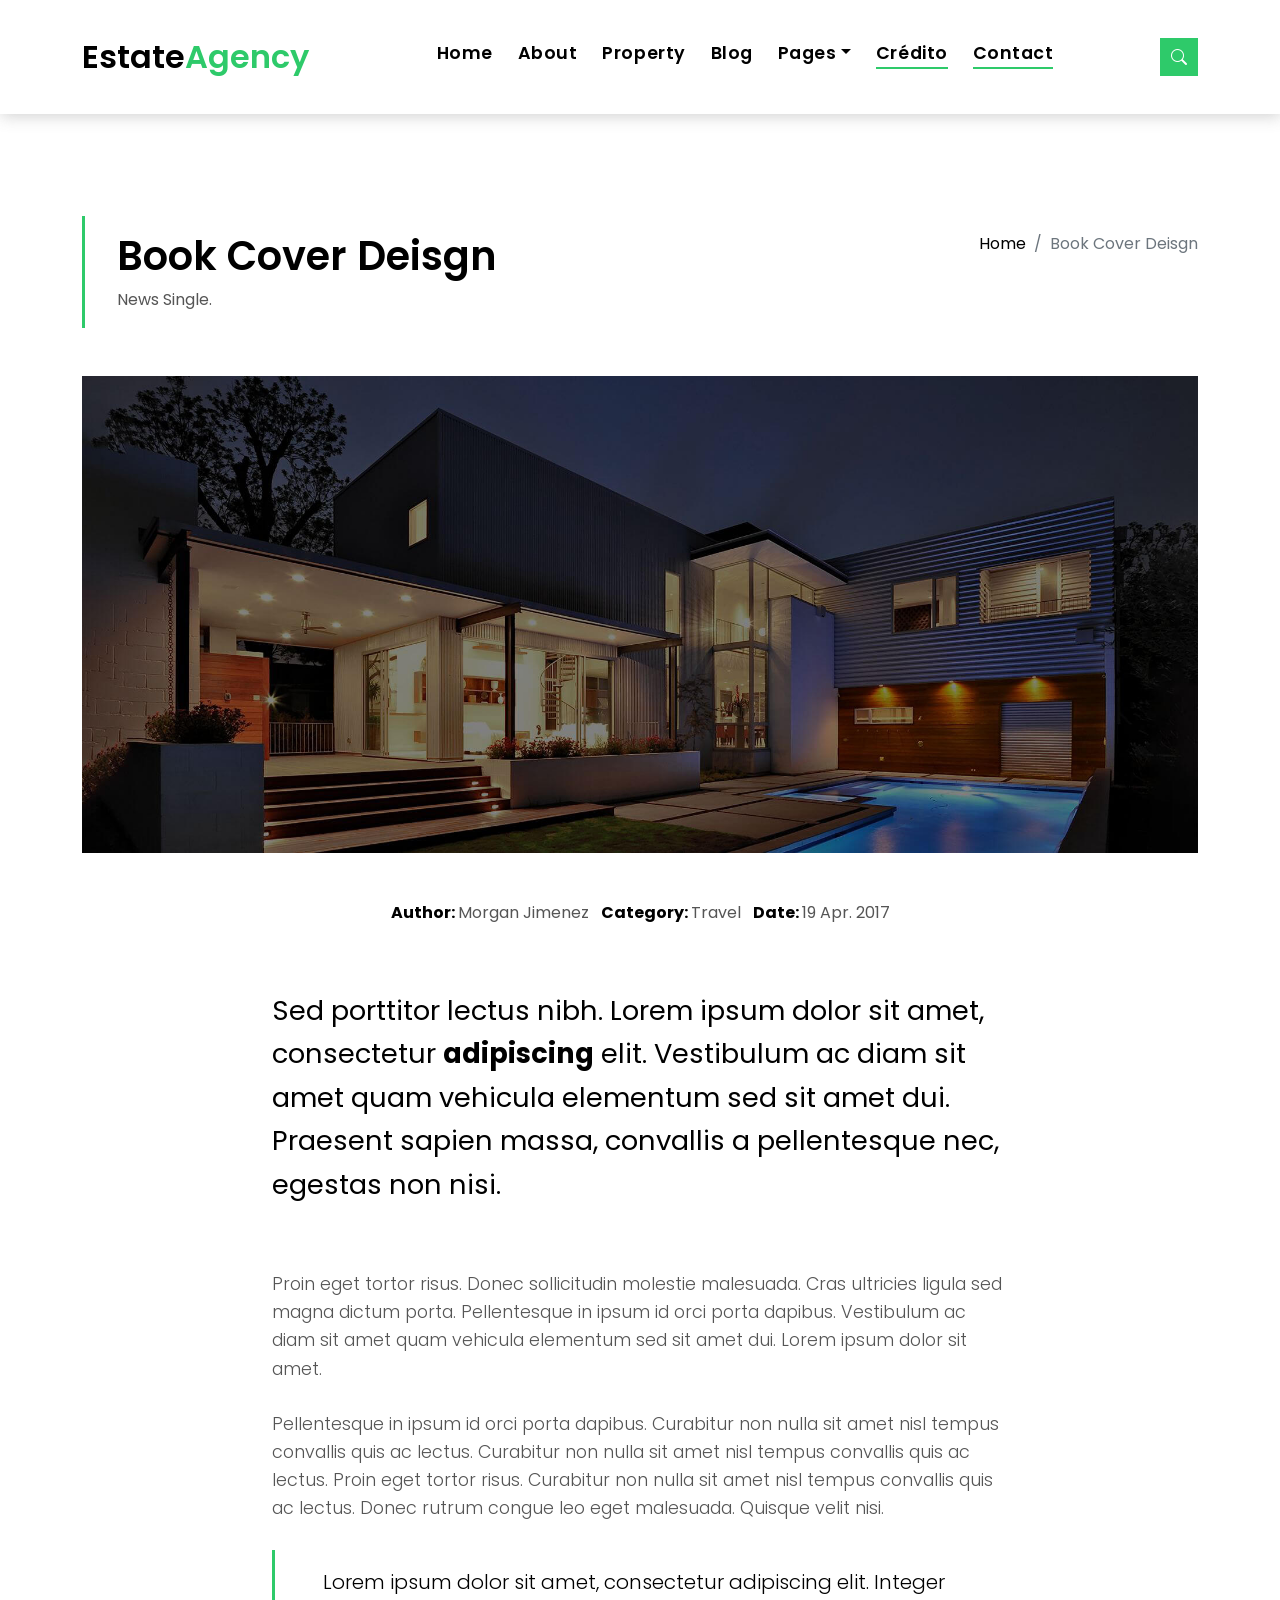
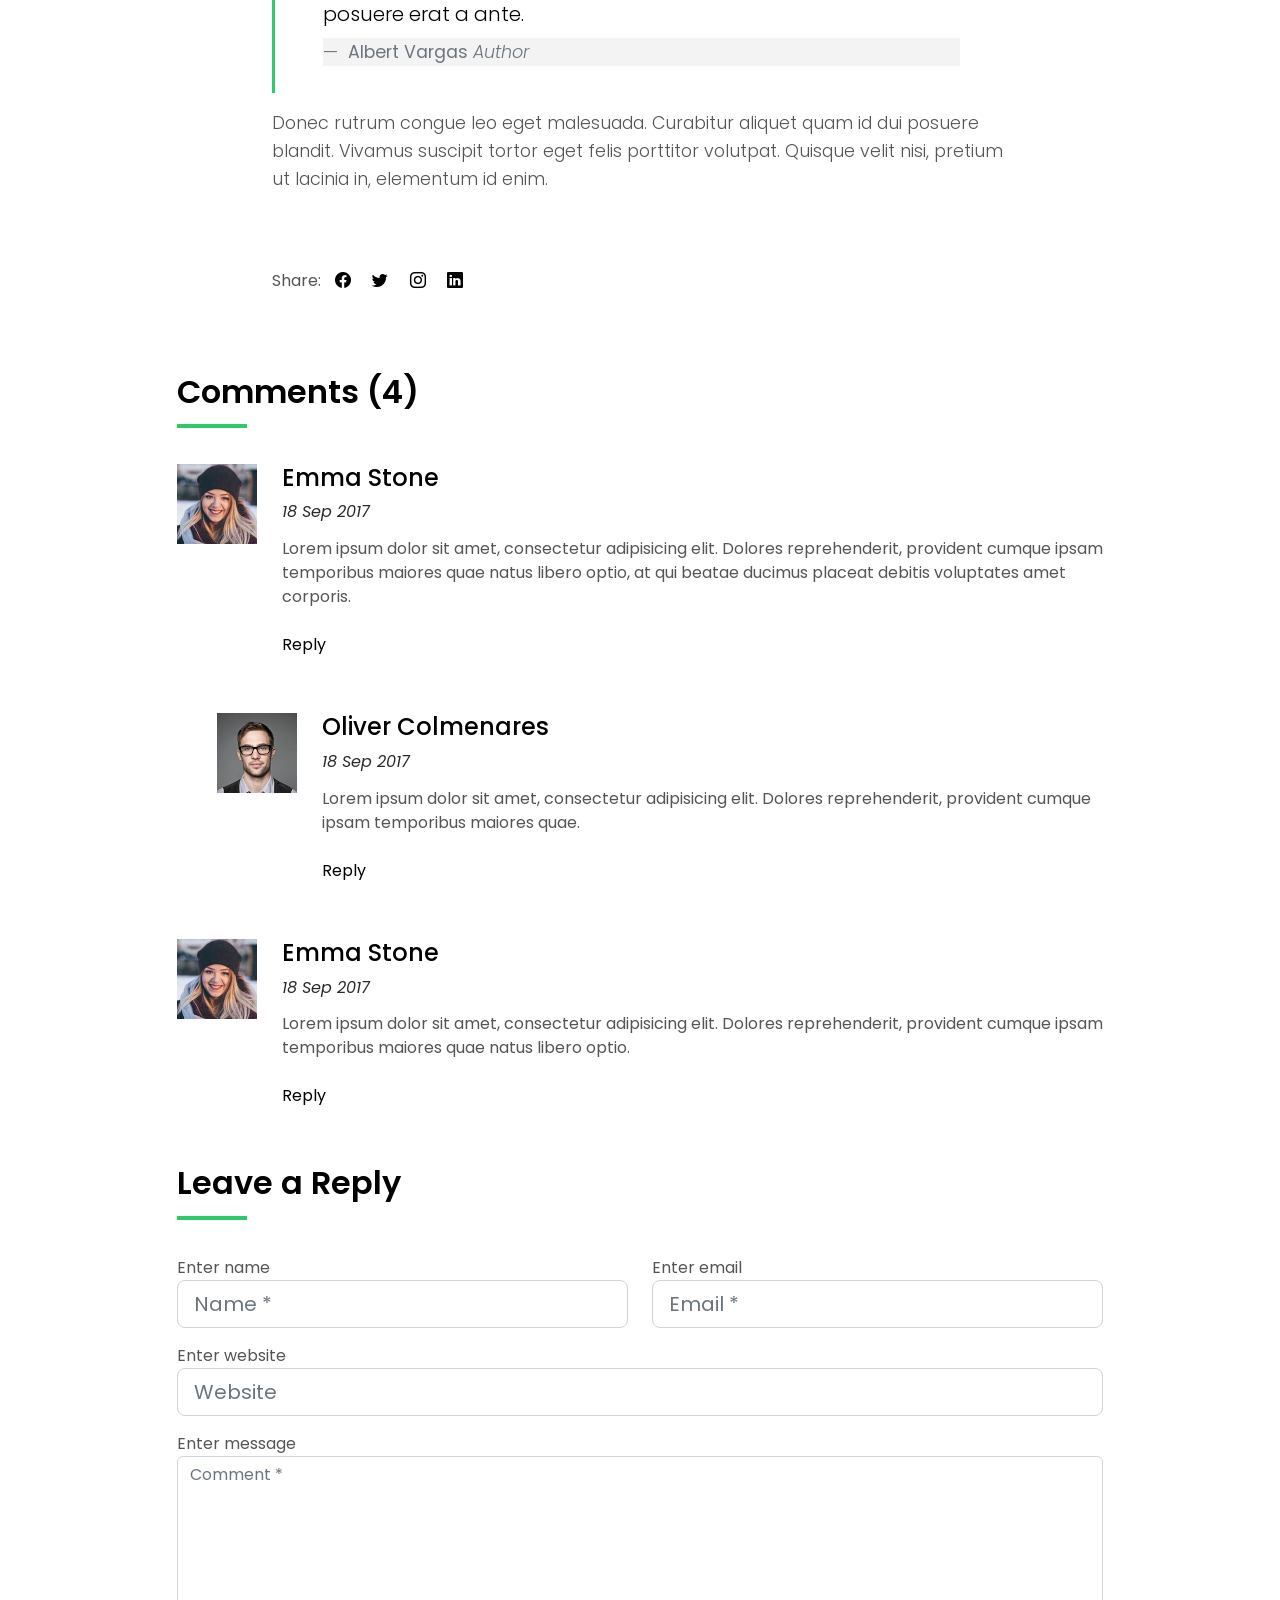
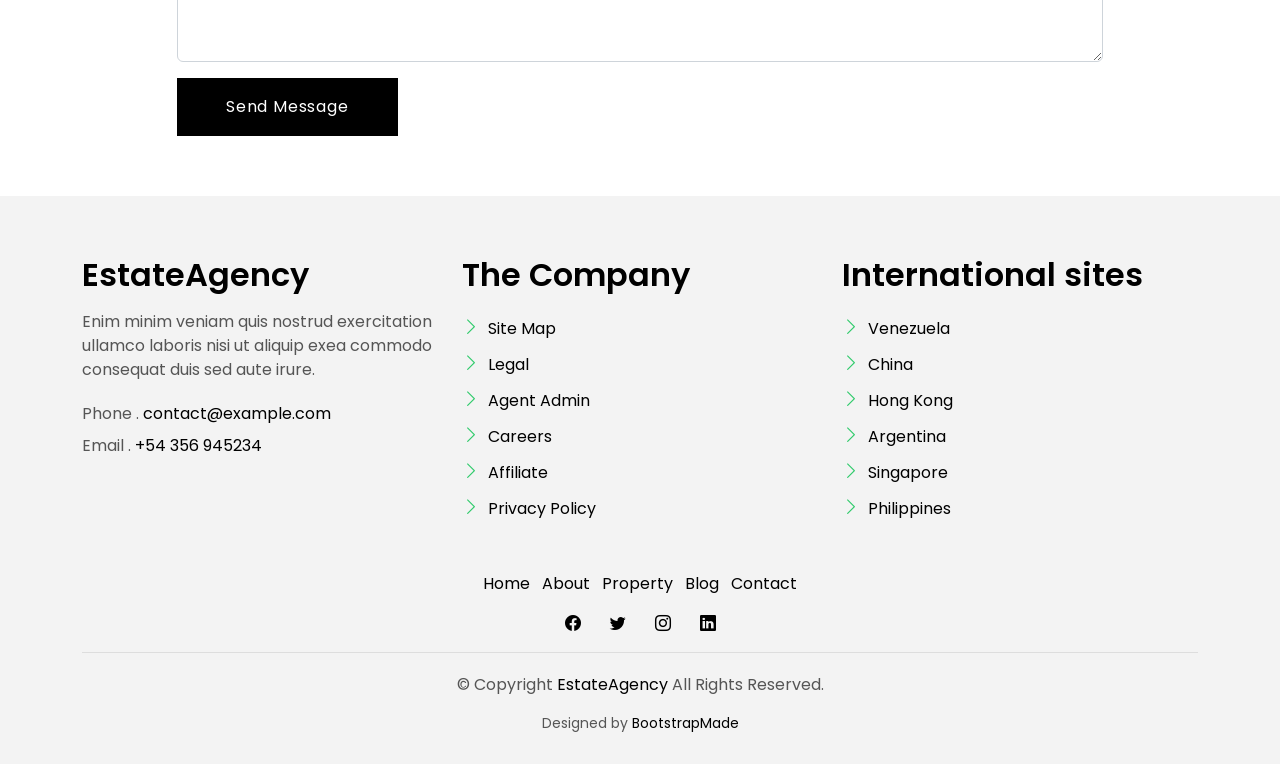
<file: Tarea-6/blog-single.html>
<!DOCTYPE html>
<html lang="en">

<head>
  <meta charset="utf-8">
  <meta content="width=device-width, initial-scale=1.0" name="viewport">

  <title>EstateAgency Bootstrap Template - Index</title>
  <meta content="" name="description">
  <meta content="" name="keywords">

  <!-- Favicons -->
  <link href="assets/img/favicon.png" rel="icon">
  <link href="assets/img/apple-touch-icon.png" rel="apple-touch-icon">

  <!-- Google Fonts -->
  <link href="https://fonts.googleapis.com/css?family=Poppins:300,400,500,600,700" rel="stylesheet">

  <!-- Vendor CSS Files -->
  <link href="assets/vendor/animate.css/animate.min.css" rel="stylesheet">
  <link href="assets/vendor/bootstrap/css/bootstrap.min.css" rel="stylesheet">
  <link href="assets/vendor/bootstrap-icons/bootstrap-icons.css" rel="stylesheet">
  <link href="assets/vendor/swiper/swiper-bundle.min.css" rel="stylesheet">

  <!-- Template Main CSS File -->
  <link href="assets/css/style.css" rel="stylesheet">

  <!-- =======================================================
  * Template Name: EstateAgency - v4.8.0
  * Template URL: https://bootstrapmade.com/real-estate-agency-bootstrap-template/
  * Author: BootstrapMade.com
  * License: https://bootstrapmade.com/license/
  ======================================================== -->
</head>

<body>

  <!-- ======= Property Search Section ======= -->
  <div class="click-closed"></div>
  <!--/ Form Search Star /-->
  <div class="box-collapse">
    <div class="title-box-d">
      <h3 class="title-d">Search Property</h3>
    </div>
    <span class="close-box-collapse right-boxed bi bi-x"></span>
    <div class="box-collapse-wrap form">
      <form class="form-a">
        <div class="row">
          <div class="col-md-12 mb-2">
            <div class="form-group">
              <label class="pb-2" for="Type">Keyword</label>
              <input type="text" class="form-control form-control-lg form-control-a" placeholder="Keyword">
            </div>
          </div>
          <div class="col-md-6 mb-2">
            <div class="form-group mt-3">
              <label class="pb-2" for="Type">Type</label>
              <select class="form-control form-select form-control-a" id="Type">
                <option>All Type</option>
                <option>For Rent</option>
                <option>For Sale</option>
                <option>Open House</option>
              </select>
            </div>
          </div>
          <div class="col-md-6 mb-2">
            <div class="form-group mt-3">
              <label class="pb-2" for="city">City</label>
              <select class="form-control form-select form-control-a" id="city">
                <option>All City</option>
                <option>Alabama</option>
                <option>Arizona</option>
                <option>California</option>
                <option>Colorado</option>
              </select>
            </div>
          </div>
          <div class="col-md-6 mb-2">
            <div class="form-group mt-3">
              <label class="pb-2" for="bedrooms">Bedrooms</label>
              <select class="form-control form-select form-control-a" id="bedrooms">
                <option>Any</option>
                <option>01</option>
                <option>02</option>
                <option>03</option>
              </select>
            </div>
          </div>
          <div class="col-md-6 mb-2">
            <div class="form-group mt-3">
              <label class="pb-2" for="garages">Garages</label>
              <select class="form-control form-select form-control-a" id="garages">
                <option>Any</option>
                <option>01</option>
                <option>02</option>
                <option>03</option>
                <option>04</option>
              </select>
            </div>
          </div>
          <div class="col-md-6 mb-2">
            <div class="form-group mt-3">
              <label class="pb-2" for="bathrooms">Bathrooms</label>
              <select class="form-control form-select form-control-a" id="bathrooms">
                <option>Any</option>
                <option>01</option>
                <option>02</option>
                <option>03</option>
              </select>
            </div>
          </div>
          <div class="col-md-6 mb-2">
            <div class="form-group mt-3">
              <label class="pb-2" for="price">Min Price</label>
              <select class="form-control form-select form-control-a" id="price">
                <option>Unlimite</option>
                <option>$50,000</option>
                <option>$100,000</option>
                <option>$150,000</option>
                <option>$200,000</option>
              </select>
            </div>
          </div>
          <div class="col-md-12">
            <button type="submit" class="btn btn-b">Search Property</button>
          </div>
        </div>
      </form>
    </div>
  </div><!-- End Property Search Section -->>

  <!-- ======= Header/Navbar ======= -->
  <nav class="navbar navbar-default navbar-trans navbar-expand-lg fixed-top">
    <div class="container">
      <button class="navbar-toggler collapsed" type="button" data-bs-toggle="collapse" data-bs-target="#navbarDefault" aria-controls="navbarDefault" aria-expanded="false" aria-label="Toggle navigation">
        <span></span>
        <span></span>
        <span></span>
      </button>
      <a class="navbar-brand text-brand" href="index.html">Estate<span class="color-b">Agency</span></a>

      <div class="navbar-collapse collapse justify-content-center" id="navbarDefault">
        <ul class="navbar-nav">

          <li class="nav-item">
            <a class="nav-link " href="index.html">Home</a>
          </li>

          <li class="nav-item">
            <a class="nav-link " href="about.html">About</a>
          </li>

          <li class="nav-item">
            <a class="nav-link " href="property-grid.html">Property</a>
          </li>

          <li class="nav-item">
            <a class="nav-link " href="blog-grid.html">Blog</a>
          </li>

          <li class="nav-item dropdown">
            <a class="nav-link dropdown-toggle" href="#" id="navbarDropdown" role="button" data-bs-toggle="dropdown" aria-haspopup="true" aria-expanded="false">Pages</a>
            <div class="dropdown-menu">
              <a class="dropdown-item " href="property-single.html">Property Single</a>
              <a class="dropdown-item active" href="blog-single.html">Blog Single</a>
              <a class="dropdown-item " href="agents-grid.html">Agents Grid</a>
              <a class="dropdown-item " href="agent-single.html">Agent Single</a>
            </div>
          </li>
          <li class="nav-item">
            <a class="nav-link active" href="credito.html">Crédito</a>
          </li>
          <li class="nav-item">
            <a class="nav-link active" href="contact.html">Contact</a>
          </li>
        </ul>
      </div>

      <button type="button" class="btn btn-b-n navbar-toggle-box navbar-toggle-box-collapse" data-bs-toggle="collapse" data-bs-target="#navbarTogglerDemo01">
        <i class="bi bi-search"></i>
      </button>

    </div>
  </nav><!-- End Header/Navbar -->

  <main id="main">

    <!-- ======= Intro Single ======= -->
    <section class="intro-single">
      <div class="container">
        <div class="row">
          <div class="col-md-12 col-lg-8">
            <div class="title-single-box">
              <h1 class="title-single">Book Cover Deisgn</h1>
              <span class="color-text-a">News Single.</span>
            </div>
          </div>
          <div class="col-md-12 col-lg-4">
            <nav aria-label="breadcrumb" class="breadcrumb-box d-flex justify-content-lg-end">
              <ol class="breadcrumb">
                <li class="breadcrumb-item">
                  <a href="#">Home</a>
                </li>
                <li class="breadcrumb-item active" aria-current="page">
                  Book Cover Deisgn
                </li>
              </ol>
            </nav>
          </div>
        </div>
      </div>
    </section><!-- End Intro Single-->

    <!-- ======= Blog Single ======= -->
    <section class="news-single nav-arrow-b">
      <div class="container">
        <div class="row">
          <div class="col-sm-12">
            <div class="news-img-box">
              <img src="assets/img/slide-3.jpg" alt="" class="img-fluid">
            </div>
          </div>
          <div class="col-md-10 offset-md-1 col-lg-8 offset-lg-2">
            <div class="post-information">
              <ul class="list-inline text-center color-a">
                <li class="list-inline-item mr-2">
                  <strong>Author: </strong>
                  <span class="color-text-a">Morgan Jimenez</span>
                </li>
                <li class="list-inline-item mr-2">
                  <strong>Category: </strong>
                  <span class="color-text-a">Travel</span>
                </li>
                <li class="list-inline-item">
                  <strong>Date: </strong>
                  <span class="color-text-a">19 Apr. 2017</span>
                </li>
              </ul>
            </div>
            <div class="post-content color-text-a">
              <p class="post-intro">
                Sed porttitor lectus nibh. Lorem ipsum dolor sit amet, consectetur
                <strong>adipiscing</strong> elit. Vestibulum ac diam sit amet quam vehicula elementum sed sit amet dui.
                Praesent sapien massa, convallis a pellentesque nec, egestas non nisi.
              </p>
              <p>
                Proin eget tortor risus. Donec sollicitudin molestie malesuada. Cras ultricies ligula sed magna dictum
                porta. Pellentesque
                in ipsum id orci porta dapibus. Vestibulum ac diam sit amet quam vehicula elementum sed sit amet
                dui. Lorem ipsum dolor sit amet.
              </p>
              <p>
                Pellentesque in ipsum id orci porta dapibus. Curabitur non nulla sit amet nisl tempus convallis quis ac
                lectus. Curabitur
                non nulla sit amet nisl tempus convallis quis ac lectus. Proin eget tortor risus. Curabitur non
                nulla sit amet nisl tempus convallis quis ac lectus. Donec rutrum congue leo eget malesuada.
                Quisque velit nisi.
              </p>
              <blockquote class="blockquote">
                <p class="mb-4">Lorem ipsum dolor sit amet, consectetur adipiscing elit. Integer posuere erat a ante.</p>
                <footer class="blockquote-footer">
                  <strong>Albert Vargas</strong>
                  <cite title="Source Title">Author</cite>
                </footer>
              </blockquote>
              <p>
                Donec rutrum congue leo eget malesuada. Curabitur aliquet quam id dui posuere blandit. Vivamus suscipit
                tortor eget felis
                porttitor volutpat. Quisque velit nisi, pretium ut lacinia in, elementum id enim.
              </p>
            </div>
            <div class="post-footer">
              <div class="post-share">
                <span>Share: </span>
                <ul class="list-inline socials">
                  <li class="list-inline-item">
                    <a href="#">
                      <i class="bi bi-facebook" aria-hidden="true"></i>
                    </a>
                  </li>
                  <li class="list-inline-item">
                    <a href="#">
                      <i class="bi bi-twitter" aria-hidden="true"></i>
                    </a>
                  </li>
                  <li class="list-inline-item">
                    <a href="#">
                      <i class="bi bi-instagram" aria-hidden="true"></i>
                    </a>
                  </li>
                  <li class="list-inline-item">
                    <a href="#">
                      <i class="bi bi-linkedin" aria-hidden="true"></i>
                    </a>
                  </li>
                </ul>
              </div>
            </div>
          </div>
          <div class="col-md-10 offset-md-1 col-lg-10 offset-lg-1">
            <div class="title-box-d">
              <h3 class="title-d">Comments (4)</h3>
            </div>
            <div class="box-comments">
              <ul class="list-comments">
                <li>
                  <div class="comment-avatar">
                    <img src="assets/img/author-2.jpg" alt="">
                  </div>
                  <div class="comment-details">
                    <h4 class="comment-author">Emma Stone</h4>
                    <span>18 Sep 2017</span>
                    <p class="comment-description">
                      Lorem ipsum dolor sit amet, consectetur adipisicing elit. Dolores reprehenderit, provident cumque
                      ipsam temporibus maiores
                      quae natus libero optio, at qui beatae ducimus placeat debitis voluptates amet corporis.
                    </p>
                    <a href="3">Reply</a>
                  </div>
                </li>
                <li class="comment-children">
                  <div class="comment-avatar">
                    <img src="assets/img/author-1.jpg" alt="">
                  </div>
                  <div class="comment-details">
                    <h4 class="comment-author">Oliver Colmenares</h4>
                    <span>18 Sep 2017</span>
                    <p class="comment-description">
                      Lorem ipsum dolor sit amet, consectetur adipisicing elit. Dolores reprehenderit, provident cumque
                      ipsam temporibus maiores
                      quae.
                    </p>
                    <a href="3">Reply</a>
                  </div>
                </li>
                <li>
                  <div class="comment-avatar">
                    <img src="assets/img/author-2.jpg" alt="">
                  </div>
                  <div class="comment-details">
                    <h4 class="comment-author">Emma Stone</h4>
                    <span>18 Sep 2017</span>
                    <p class="comment-description">
                      Lorem ipsum dolor sit amet, consectetur adipisicing elit. Dolores reprehenderit, provident cumque
                      ipsam temporibus maiores
                      quae natus libero optio.
                    </p>
                    <a href="3">Reply</a>
                  </div>
                </li>
              </ul>
            </div>
            <div class="form-comments">
              <div class="title-box-d">
                <h3 class="title-d"> Leave a Reply</h3>
              </div>
              <form class="form-a">
                <div class="row">
                  <div class="col-md-6 mb-3">
                    <div class="form-group">
                      <label for="inputName">Enter name</label>
                      <input type="text" class="form-control form-control-lg form-control-a" id="inputName" placeholder="Name *" required>
                    </div>
                  </div>
                  <div class="col-md-6 mb-3">
                    <div class="form-group">
                      <label for="inputEmail1">Enter email</label>
                      <input type="email" class="form-control form-control-lg form-control-a" id="inputEmail1" placeholder="Email *" required>
                    </div>
                  </div>
                  <div class="col-md-12 mb-3">
                    <div class="form-group">
                      <label for="inputUrl">Enter website</label>
                      <input type="url" class="form-control form-control-lg form-control-a" id="inputUrl" placeholder="Website">
                    </div>
                  </div>
                  <div class="col-md-12 mb-3">
                    <div class="form-group">
                      <label for="textMessage">Enter message</label>
                      <textarea id="textMessage" class="form-control" placeholder="Comment *" name="message" cols="45" rows="8" required></textarea>
                    </div>
                  </div>
                  <div class="col-md-12">
                    <button type="submit" class="btn btn-a">Send Message</button>
                  </div>
                </div>
              </form>
            </div>
          </div>
        </div>
      </div>
    </section><!-- End Blog Single-->

  </main><!-- End #main -->

  <!-- ======= Footer ======= -->
  <section class="section-footer">
    <div class="container">
      <div class="row">
        <div class="col-sm-12 col-md-4">
          <div class="widget-a">
            <div class="w-header-a">
              <h3 class="w-title-a text-brand">EstateAgency</h3>
            </div>
            <div class="w-body-a">
              <p class="w-text-a color-text-a">
                Enim minim veniam quis nostrud exercitation ullamco laboris nisi ut aliquip exea commodo consequat duis
                sed aute irure.
              </p>
            </div>
            <div class="w-footer-a">
              <ul class="list-unstyled">
                <li class="color-a">
                  <span class="color-text-a">Phone .</span> contact@example.com
                </li>
                <li class="color-a">
                  <span class="color-text-a">Email .</span> +54 356 945234
                </li>
              </ul>
            </div>
          </div>
        </div>
        <div class="col-sm-12 col-md-4 section-md-t3">
          <div class="widget-a">
            <div class="w-header-a">
              <h3 class="w-title-a text-brand">The Company</h3>
            </div>
            <div class="w-body-a">
              <div class="w-body-a">
                <ul class="list-unstyled">
                  <li class="item-list-a">
                    <i class="bi bi-chevron-right"></i> <a href="#">Site Map</a>
                  </li>
                  <li class="item-list-a">
                    <i class="bi bi-chevron-right"></i> <a href="#">Legal</a>
                  </li>
                  <li class="item-list-a">
                    <i class="bi bi-chevron-right"></i> <a href="#">Agent Admin</a>
                  </li>
                  <li class="item-list-a">
                    <i class="bi bi-chevron-right"></i> <a href="#">Careers</a>
                  </li>
                  <li class="item-list-a">
                    <i class="bi bi-chevron-right"></i> <a href="#">Affiliate</a>
                  </li>
                  <li class="item-list-a">
                    <i class="bi bi-chevron-right"></i> <a href="#">Privacy Policy</a>
                  </li>
                </ul>
              </div>
            </div>
          </div>
        </div>
        <div class="col-sm-12 col-md-4 section-md-t3">
          <div class="widget-a">
            <div class="w-header-a">
              <h3 class="w-title-a text-brand">International sites</h3>
            </div>
            <div class="w-body-a">
              <ul class="list-unstyled">
                <li class="item-list-a">
                  <i class="bi bi-chevron-right"></i> <a href="#">Venezuela</a>
                </li>
                <li class="item-list-a">
                  <i class="bi bi-chevron-right"></i> <a href="#">China</a>
                </li>
                <li class="item-list-a">
                  <i class="bi bi-chevron-right"></i> <a href="#">Hong Kong</a>
                </li>
                <li class="item-list-a">
                  <i class="bi bi-chevron-right"></i> <a href="#">Argentina</a>
                </li>
                <li class="item-list-a">
                  <i class="bi bi-chevron-right"></i> <a href="#">Singapore</a>
                </li>
                <li class="item-list-a">
                  <i class="bi bi-chevron-right"></i> <a href="#">Philippines</a>
                </li>
              </ul>
            </div>
          </div>
        </div>
      </div>
    </div>
  </section>
  <footer>
    <div class="container">
      <div class="row">
        <div class="col-md-12">
          <nav class="nav-footer">
            <ul class="list-inline">
              <li class="list-inline-item">
                <a href="#">Home</a>
              </li>
              <li class="list-inline-item">
                <a href="#">About</a>
              </li>
              <li class="list-inline-item">
                <a href="#">Property</a>
              </li>
              <li class="list-inline-item">
                <a href="#">Blog</a>
              </li>
              <li class="list-inline-item">
                <a href="#">Contact</a>
              </li>
            </ul>
          </nav>
          <div class="socials-a">
            <ul class="list-inline">
              <li class="list-inline-item">
                <a href="#">
                  <i class="bi bi-facebook" aria-hidden="true"></i>
                </a>
              </li>
              <li class="list-inline-item">
                <a href="#">
                  <i class="bi bi-twitter" aria-hidden="true"></i>
                </a>
              </li>
              <li class="list-inline-item">
                <a href="#">
                  <i class="bi bi-instagram" aria-hidden="true"></i>
                </a>
              </li>
              <li class="list-inline-item">
                <a href="#">
                  <i class="bi bi-linkedin" aria-hidden="true"></i>
                </a>
              </li>
            </ul>
          </div>
          <div class="copyright-footer">
            <p class="copyright color-text-a">
              &copy; Copyright
              <span class="color-a">EstateAgency</span> All Rights Reserved.
            </p>
          </div>
          <div class="credits">
            <!--
            All the links in the footer should remain intact.
            You can delete the links only if you purchased the pro version.
            Licensing information: https://bootstrapmade.com/license/
            Purchase the pro version with working PHP/AJAX contact form: https://bootstrapmade.com/buy/?theme=EstateAgency
          -->
            Designed by <a href="https://bootstrapmade.com/">BootstrapMade</a>
          </div>
        </div>
      </div>
    </div>
  </footer><!-- End  Footer -->

  <div id="preloader"></div>
  <a href="#" class="back-to-top d-flex align-items-center justify-content-center"><i class="bi bi-arrow-up-short"></i></a>

  <!-- Vendor JS Files -->
  <script src="assets/vendor/bootstrap/js/bootstrap.bundle.min.js"></script>
  <script src="assets/vendor/swiper/swiper-bundle.min.js"></script>
  <script src="assets/vendor/php-email-form/validate.js"></script>

  <!-- Template Main JS File -->
  <script src="assets/js/main.js"></script>

</body>

</html>
</file>
<file: Tarea-2/default/css/default.css>
/* ========== INICIO estilos generales ========== */
* {
    margin: 0;
    padding: 0;
    box-sizing: border-box;
}

html {
    scroll-behavior: smooth;
}

body {
    font-family: "Open Sans", "Roboto", "Poppins", sans-serif;
    color: #333;
    line-height: 1.6;
    min-height: 100vh;
    min-height: 100dvh;
}

h1, h2, h3, h4, h5, h6 {
    color: #444;
    margin-bottom: 15px;
}

a {
    color: #5c9f24;
    text-decoration: none;
}

a:hover {
    color: #74c92d;
    text-decoration: underline;
}

/* ========== FIN estilos generales ========== */


/* ========== INICIO Contenido principal ========== */
section {
    padding: 60px 20px;
    border-bottom: 1px solid #eee;
    height: auto;
    display: flow-root;
}

h2.wdm-title {
    font-size: 32px;
    margin-bottom: 20px;
    text-align: center;
    color: #5c9f24;
}

p.wdm-description {
    margin-bottom: 30px;
    text-align: center;
}

section article {
    max-width: 1200px;
    margin: 0 auto;
}

/* ========== FIN Contenido principal ========== */


/* ========== INICIO Título de la tarea ========== */
#tarea {
    background: linear-gradient(135deg, #2f6b12, #5c9f24);
    color: #fff;
    text-align: center;
    padding: 50px 20px;
}

#tarea h1 {
    color: #fff;
    font-size: 40px;
    margin-bottom: 10px;
}

#tarea p {
    margin: 4px 0;
    font-size: 18px;
}

#tarea .tarea-links {
    margin-top: 20px;
}

#tarea .tarea-links a {
    color: #fff;
    font-weight: 600;
    margin: 0 6px;
}

/* ========== FIN Título de la tarea ========== */


/* ================================================================ */
/* ============  INICIO SECCIÓN CSS LAB (demostraciones)  ========== */
/* ================================================================ */

#lab .lab-part {
    font-size: 24px;
    color: #5c9f24;
    border-bottom: 2px solid #5c9f24;
    padding-bottom: 6px;
    margin: 40px 0 20px;
}

.lab-demo {
    background: #fff;
    border: 1px solid #e3e3e3;
    border-radius: 6px;
    padding: 20px;
    margin-bottom: 25px;
}

.lab-demo h4 { font-size: 17px; }
.lab-note { font-size: 14px; color: #666; margin-top: 10px; }
.lab-label { font-size: 13px; font-weight: 600; margin: 10px 0 4px; color: #555; }

/* ---------- 2.1 Box Model ---------- */
.lab-margin-area {
    background: #fce8cf;
    display: flow-root;            /* evita que el margin del hijo "escape" del contenedor */
    width: 410px;
    max-width: 100%;
}

.lab-box {
    margin: 30px;
    border: 5px solid #444;
    padding: 20px;
    background: #cfe8b5;
}

.lab-content { background: #bfd9f2; padding: 10px; text-align: center; }

.lab-sizing {
    width: 200px;
    padding: 20px;
    border: 5px solid #444;
    background: #cfe8b5;
    font-size: 13px;
}

.lab-content-box { box-sizing: content-box; }
.lab-border-box  { box-sizing: border-box; }

.lab-tag { background: #bfd9f2; border: 1px solid #4a86c5; padding: 6px 10px; }
.lab-as-block { display: block; width: 70%; margin: 6px 0; }
.lab-as-inline { display: inline; width: 300px; height: 80px; margin: 20px; }   /* width/height y margin vertical se ignoran */
.lab-as-inline-block { display: inline-block; width: 170px; height: 60px; margin: 10px; text-align: center; font-size: 13px; }

/* ---------- 2.1 display cambiando el comportamiento ---------- */
.lab-div-inline { display: inline; }
.lab-span-block { display: block; width: 70%; margin: 6px 0; }

/* ---------- 2.2 position ---------- */
.lab-pos-parent {
    position: relative;
    height: 210px;
    background: #f4f4f4;
    border: 2px dashed #999;
    padding: 10px;
}

.lab-pos {
    width: 200px;
    padding: 8px;
    margin-bottom: 8px;
    font-size: 13px;
    background: #cfe8b5;
    border: 1px solid #7ba24a;
}

.lab-pos-relative { position: relative; top: 20px; left: 30px; background: #bfd9f2; border-color: #4a86c5; }
.lab-pos-absolute { position: absolute; bottom: 10px; right: 10px; background: #fce8cf; border-color: #d9822b; }

.lab-fixed-badge {
    position: fixed;
    bottom: 15px;
    right: 15px;
    z-index: 900;
    background: #5c9f24;
    color: #fff;
    font-size: 13px;
    padding: 6px 12px;
    border-radius: 20px;
    box-shadow: 0 2px 8px rgba(0, 0, 0, 0.25);
}

/* ---------- 2.2 float y clear ---------- */
.lab-float-area { display: flow-root; border: 1px solid #ddd; padding: 12px; }
.lab-float { width: 120px; height: 80px; padding: 8px; background: #fce8cf; border: 1px solid #d9822b; font-size: 13px; }
.lab-float-left  { float: left;  margin: 0 12px 8px 0; }
.lab-float-right { float: right; margin: 0 0 8px 12px; }
.lab-float-area p { text-align: justify; }
.lab-clear { clear: both; background: #eee; padding: 6px 10px; margin-top: 8px; font-size: 13px; }

/* ---------- 2.2 layout con float ---------- */
.lab-layout { border: 1px solid #ddd; }
.lab-layout > div { padding: 12px; font-size: 13px; }
.lab-l-header  { background: #cfe8b5; }
.lab-l-menu    { float: left; width: 30%; height: 90px; background: #bfd9f2; }
.lab-l-content { float: left; width: 70%; height: 90px; background: #fce8cf; }
.lab-l-footer  { clear: both; background: #ddd; }

/* ---------- 2.2 display / visibility ---------- */
.lab-chips { background: #f4f4f4; padding: 8px; }

.lab-chip {
    display: inline-block;
    width: 60px;
    padding: 8px;
    margin-right: 6px;
    text-align: center;
    background: #bfd9f2;
    border: 1px solid #4a86c5;
}

.lab-invisible { visibility: hidden; }
.lab-gone { display: none; }

.lab-btn {
    background: #5c9f24;
    color: #fff;
    border: 0;
    padding: 8px 18px;
    border-radius: 4px;
    cursor: pointer;
}

.wdm-status-message {
    visibility: hidden;               /* oculto, pero su espacio queda reservado */
    color: #5c9f24;
    font-weight: bold;
    margin: 10px 0;
}

.lab-btn:hover + .wdm-status-message,
.lab-btn:focus + .wdm-status-message { visibility: visible; }

/* ---------- 2.2 visibility: collapse ---------- */
.lab-table { border-collapse: collapse; width: 260px; }
.lab-table td { border: 1px solid #888; padding: 6px 10px; }
.lab-collapse { visibility: collapse; }

/* ---------- 2.2 overflow ---------- */
.lab-overflow-box {
    width: 180px;
    height: 70px;
    padding: 6px;
    border: 1px solid #888;
    background: #fff;
    font-size: 13px;
    line-height: 1.4;
}

.lab-of-visible { overflow: visible; margin-bottom: 110px; }
.lab-of-hidden  { overflow: hidden; }
.lab-of-scroll  { overflow: scroll; }
.lab-of-auto    { overflow: auto; }

/* ---------- 2.2 z-index ---------- */
.lab-zparent { position: relative; height: 180px; }

.lab-z {
    position: absolute;
    width: 140px;
    height: 90px;
    padding: 8px;
    border: 1px solid #333;
    font-size: 13px;
}

.lab-z1 { top: 10px; left: 10px;  background: #bfd9f2; z-index: 1; }
.lab-z2 { top: 40px; left: 80px;  background: #cfe8b5; z-index: 3; }
.lab-z3 { top: 70px; left: 150px; background: #fce8cf; z-index: 2; }

/* ---------- 2.3 Flexbox ---------- */
.lab-row { display: flex; flex-flow: row wrap; gap: 20px; align-items: flex-start; }
.lab-col { flex: 0 1 auto; }

.lab-flex {
    display: flex;
    background: #f4f4f4;
    border: 2px dashed #999;
    padding: 6px;
    margin-bottom: 8px;
}

.lab-item {
    background: #bfd9f2;
    border: 1px solid #4a86c5;
    padding: 8px 14px;
    min-width: 44px;
    text-align: center;
}

/* justify-content */
.lab-jc-start   { justify-content: flex-start; }
.lab-jc-center  { justify-content: center; }
.lab-jc-between { justify-content: space-between; }
.lab-jc-around  { justify-content: space-around; }
.lab-jc-evenly  { justify-content: space-evenly; }

/* flex-direction */
.lab-dir-rowrev { flex-direction: row-reverse; }
.lab-dir-column { flex-direction: column; width: 120px; gap: 6px; }
.lab-dir-colrev { flex-direction: column-reverse; width: 120px; gap: 6px; }

/* align-items y align-self */
.lab-tall { height: 110px; width: 130px; }
.lab-ai-stretch  { align-items: stretch; }
.lab-ai-start    { align-items: flex-start; }
.lab-ai-center   { align-items: center; }
.lab-ai-end      { align-items: flex-end; }
.lab-ai-baseline { align-items: baseline; }
.lab-fs-1 { font-size: 14px; }
.lab-fs-2 { font-size: 32px; }
.lab-self-end { align-self: flex-end; background: #fce8cf; border-color: #d9822b; }

/* order y flex-grow */
.lab-order-1 { order: 1; }
.lab-order-2 { order: 2; }
.lab-order-3 { order: 3; }
.lab-grow-0 { flex-grow: 0; }
.lab-grow-1 { flex-grow: 1; }
.lab-grow-2 { flex-grow: 2; }

/* flex-basis y flex-shrink */
.lab-narrow { width: 400px; max-width: 100%; overflow: auto; }
.lab-basis-100  { flex-basis: 100px; }
.lab-basis-200  { flex-basis: 200px; }
.lab-basis-auto { flex-basis: auto; }
.lab-noshrink { flex-shrink: 0; background: #fce8cf; border-color: #d9822b; }

/* flex (shorthand) */
.lab-flex-fixed { flex: 0 0 150px; }
.lab-flex-rest  { flex: 1; }
.lab-flex-2     { flex: 2; }

/* flex-wrap */
.lab-w300        { width: 300px; max-width: 100%; }
.lab-nowrap      { flex-wrap: nowrap; }
.lab-wrap-normal { flex-wrap: wrap; }
.lab-wrap-rev    { flex-wrap: wrap-reverse; }

/* flex-flow y align-content */
.lab-wrap { flex-flow: row wrap; width: 300px; height: 200px; }
.lab-item-sm { width: 80px; height: 40px; padding: 8px 0; }
.lab-ac-start   { align-content: flex-start; }
.lab-ac-between { align-content: space-between; }
.lab-ac-stretch { align-content: stretch; }
.lab-ac-center  { align-content: center; }
.lab-ac-around  { align-content: space-around; }

/* flex responsive */
.lab-flex-resp {
    display: flex;
    flex-flow: row wrap;
    gap: 15px;
}

.lab-item-resp {
    flex: 1 1 200px;                  /* grow: 1 | shrink: 1 | basis: 200px */
    background: #cfe8b5;
    border: 1px solid #7ba24a;
    padding: 20px;
    text-align: center;
}

@media (max-width: 600px) {
    .lab-flex-resp { flex-direction: column; }
    .lab-item-resp { flex-basis: auto; }   /* en columna el basis sería la ALTURA */
}

/* ============  FIN SECCIÓN CSS LAB  =============== */
</file>
<file: Tarea-3/css/style.css>
* {
    margin: 0;
    padding: 0;
    box-sizing: border-box;
}

body {
    font-family: Arial, sans-serif;
    background-color: #f2f2f2;
    color: #333;
    line-height: 1.6;
}

.fondo-principal {
    max-width: 1200px;
    margin: 0 auto;
    background-color: #d9d9d9;
    padding-bottom: 20px;
}

/* ---------- Header ---------- */
header {
    display: flex;
    background-color: #2c3e50;
    color: white;
}

.header-img,
.header-texto {
    width: 50%;
}

.header-img {
    background-color: #c5e0b4;
    color: #2c3e50;
    min-height: 220px;
    display: flex;
    align-items: center;
    justify-content: center;
    font-size: 20px;
    text-align: center;
    padding: 20px;
}

.header-texto {
    padding: 40px 30px;
    display: flex;
    flex-direction: column;
    justify-content: center;
    gap: 10px;
}

/* ---------- Navegación ---------- */
nav {
    background-color: #34495e;
    display: flex;
    justify-content: center;
    gap: 30px;
    padding: 15px;
}

nav a {
    color: white;
    text-decoration: none;
}

nav a:hover {
    text-decoration: underline;
}

/* ---------- Aside + Main ---------- */
.layout {
    display: flex;
    gap: 20px;
    margin: 20px;
}

aside {
    width: 250px;
    background-color: white;
    padding: 20px;
}

aside ul {
    margin-top: 15px;
    padding-left: 20px;
}

aside li {
    margin-bottom: 10px;
}

aside a {
    color: #2c3e50;
}

main {
    flex: 1;
    min-width: 0;
    background-color: white;
    padding: 30px;
}

article {
    margin-bottom: 40px;
}

article:last-child {
    margin-bottom: 0;
}

article h2 {
    margin-bottom: 15px;
}

article p {
    margin-bottom: 15px;
}

pre {
    background-color: #f2f2f2;
    border-left: 4px solid #5c9f24;
    padding: 12px;
    overflow-x: auto;
    margin-bottom: 15px;
    font-size: 14px;
}

.grid-ejemplo {
    display: grid;
    grid-template-columns: 1fr 1fr;
    gap: 15px;
}

.grid-ejemplo div {
    background-color: #3498db;
    color: white;
    padding: 40px;
    text-align: center;
}

/* ---------- Galería (cuadros de color) ---------- */
.galeria {
    display: flex;
    gap: 15px;
    margin: 0 20px;
    padding: 20px;
    background-color: #fce4d6;
}

.galeria div {
    flex: 1;
    min-width: 0;
    height: 150px;
    background-color: #f4b183;
    border: 2px solid #c55a11;
    display: flex;
    align-items: center;
    justify-content: center;
    font-size: 20px;
    color: #333;
}

/* ---------- Footer ---------- */
footer {
    background-color: #2c3e50;
    color: white;
}

.footer-contenido {
    max-width: 1200px;
    margin: 0 auto;
    display: flex;
}

.footer-contenido div {
    width: 50%;
    padding: 25px;
    text-align: center;
}

.footer-contenido h3 {
    margin-bottom: 5px;
}

/* ---------- Móvil ---------- */
@media (max-width: 768px) {

    header {
        flex-direction: column;
    }

    .header-img,
    .header-texto {
        width: 100%;
    }

    nav {
        flex-direction: column;
        align-items: center;
        gap: 10px;
    }

    .layout {
        flex-direction: column;
        margin: 15px;
    }

    aside,
    main {
        width: 100%;
    }

    .grid-ejemplo {
        grid-template-columns: 1fr;
    }

    .galeria {
        flex-direction: column;
        margin: 0 15px;
    }

    .footer-contenido {
        flex-direction: column;
    }

    .footer-contenido div {
        width: 100%;
    }
}
</file>
<file: Tarea-4/css/style.css>
/********** Template CSS **********/
:root {
    --primary: #3CB815;
    --secondary: #F65005;
    --light: #F7F8FC;
    --dark: #111111;
}


/*** Section Header ***/
.section-header {
    position: relative;
    padding-top: 25px;
}

.section-header::before {
    position: absolute;
    content: "";
    width: 60px;
    height: 2px;
    top: 0;
    left: 50%;
    transform: translateX(-50%);
    background: var(--primary);
}

.section-header::after {
    position: absolute;
    content: "";
    width: 90px;
    height: 2px;
    top: 10px;
    left: 50%;
    transform: translateX(-50%);
    background: var(--secondary);
}

.section-header.text-start::before,
.section-header.text-start::after {
    left: 0;
    transform: translateX(0);
}

/* ---------- Navegación ---------- */

.foody-header {
    display: flex;
    flex-wrap: nowrap;
    justify-content: space-between;
    align-items: center;
    background-color: white;
    padding: 15px 40px;
}

.foody-brand {
    margin: 0;
    color: var(--primary);
    font-size: 28px;
    font-weight: bold;
}

.foody-brand span {
    color: var(--secondary);
}

.foody-nav {
    display: flex;
    align-items: center;
    gap: 30px;
}

.foody-nav a {
    color: #111111;
    text-decoration: none;
    font-size: 14px;
}


.foody-nav a:hover {
    text-decoration: underline;
}
/* ---------- Fin Navegación ---------- */

/* ---------- Menú en cascada (Información) ---------- */
.foody-info{
    position: relative;
}

.foody-info-link::after {
    content: "";
    display: inline-block;
    margin-left: 8px;
    vertical-align: middle;
    border-left: 5px solid transparent;
    border-right: 5px solid transparent;
    border-top: 6px solid currentColor;
}

.foody-info-menu {
    display: none;
    position: absolute;
    top: 100%;
    left: 0;
    min-width: 180px;
    flex-direction: column;
    padding: 10px 0;
    background-color: white;
    box-shadow: 0 4px 12px rgba(0, 0, 0, 0.15);
    z-index: 1000;
}

.foody-info:hover .foody-info-menu {
    display: flex;
}

.foody-info-menu a {
    padding: 5px 10px;
    white-space: nowrap;
}

.foody-info-menu a:hover {
    background-color: var(--light);
    color: var(--primary);
    text-decoration: none;
}

/* ---------- Carousel ---------- */

.foody-carousel {
    position: relative;
    width: 100%;
}
.foody-carousel img {
    display: block;
    width: 100%;
    min-height: 320px;
    object-fit: cover;
}


.foody-carousel-content {
    position: absolute;
    top: 50%;
    left: 10%;
    transform: translateY(-50%);
    max-width: 450px;
    text-align: left;
}

.foody-carousel-title {
    margin: 0 0 25px;
    color: var(--dark);
    font-family: Georgia, 'Times New Roman', serif;
    font-size: 48px;
    font-weight: bold;
    line-height: 1.2;
}

/* Botones uno al lado del otro */
.foody-carousel-buttons {
    display: flex;
    gap: 15px;
}

.foody-btn {
    padding: 10px 35px;
    border-radius: 30px;
    color: white;
    font-size: 14px;
    text-decoration: none;
}

.foody-btn-primary {
    background-color: var(--primary);
}

.foody-btn-secondary {
    background-color: var(--secondary);
}

.foody-btn:hover {
    opacity: 0.8;
    text-decoration: none;
}

/* ---------- Mejores Frutas ---------- */
.foody-best-fruits {
    display: flex;
    flex-wrap: wrap;
    gap: 30px;
    padding: 50px 40px 80px;
}

.foody-best-fruits img {
    display: block; 
    width: 100%;
    max-width: 400px;
    aspect-ratio: 1/1;
    object-fit: cover;
    margin: 15px auto;
    border-radius: 50%;
}

.foody-best-fruits h1 {
    font-family: Georgia, 'Times New Roman', serif;
    font-size: 28px;
    font-weight: bold;
    line-height: 1.2;
    margin-bottom: 20px;
}

.foody-best-fruits p {
    font-size: 14px;
    line-height: 1.7;
    margin-bottom: 20px;
}


.foody-best-fruits .btn {
    display: inline-block;
    padding: 10px 25px;
    border-radius: 30px;
    background-color: var(--primary);
    color: white;
    font-size: 14px;
    text-decoration: none;
}
.foody-best-fruits .btn:hover {
    opacity: 0.8;
    text-decoration: none;
}

/* ---------- Nos Caracteríz ---------- */
.foody-Caracteríz {
    background-color: var(--light);
    padding: 50px 40px 80px;
}

.foody-Caracteríz .section-header {
    max-width: 600px;
    margin: 0 auto 40px;
    text-align: center;
}

.foody-Caracteríz .section-header h1 {
    font-family: Georgia, 'Times New Roman', serif;
    font-size: 50px;
    font-weight: bold;
    line-height: 1.2;
    margin-bottom: 15px;
}

.foody-Caracteríz .section-header p {
    font-size: 14px;
    line-height: 1.7;
    margin: 0;
}

/* Las tres tarjetas en una fila */
.foody-cards {
    display: flex;
    flex-wrap: wrap;
    gap: 30px;
}

.foody-card {
    flex: 1 1 calc(33.333% - 20px);
    min-width: 240px;
    padding: 30px 0;
    background-color: white;
    border-radius: 10px;
    overflow: hidden;
    box-shadow: 0 4px 12px rgba(0, 0, 0, 0.15);
    text-align: center;
}

.foody-card img {
    display: block;
    width: 70px;
    height: auto;
    margin: 0 auto 20px;
    mix-blend-mode: multiply;
}

.foody-card h4 {
    font-family: Georgia, 'Times New Roman', serif;
    font-size: 20px;
    font-weight: bold;
    line-height: 1.2;
    margin-bottom: 15px;
}

.foody-card p {
    font-size: 14px;
    line-height: 1.7;
    margin: 0 20px 20px;
}

.foody-btn-outline {
    display: inline-block;
    padding: 10px 25px;
    border: 2px solid var(--primary);
    border-radius: 30px;
    color: var(--primary);
    font-size: 14px;
    text-decoration: none;
}

.foody-btn-outline:hover {
    background-color: var(--primary);
    color: white;
}

/* ---------- Productos Start ---------- */

.foody-products {
    max-width: 1200px;
    margin: 0 auto;
    padding: 50px 40px 80px;
}

.foody-products-header {
    display: flex;
    flex-wrap: wrap;
    align-items: center;
    justify-content: space-between;
    gap: 20px;
    margin-bottom: 40px;
}

.foody-products-intro {
    flex: 1 1 400px;
}

.foody-products-title {
    margin: 0 0 15px;
    font-family: Georgia, 'Times New Roman', serif;
    font-size: 32px;
    font-weight: bold;
    line-height: 1.2;
}

.foody-products-description {
    max-width: 500px;
    margin: 0;
    font-size: 14px;
    line-height: 1.7;
}

/* Filtros (Frutas, Legumbres, Tubérculos) */
.foody-products-tabs {
    display: flex;
    gap: 8px;
    margin: 0;
    padding: 0;
    list-style: none;
}

.foody-products-tab-link {
    display: inline-block;
    padding: 6px 14px;
    border: 2px solid var(--primary);
    background-color: white;
    color: var(--dark);
    font-size: 13px;
    text-decoration: none;
}

.foody-products-tab-link:hover,
.foody-products-tab-link.active {
    background-color: var(--primary);
    color: white;
}

/* Cuadrícula: 3 columnas */
.foody-products-grid {
    display: grid;
    grid-template-columns: repeat(3, 1fr);
    gap: 25px;
}

/* Tarjeta */
.foody-product-card {
    background-color: white;
    box-shadow: 0 0 20px rgba(0, 0, 0, 0.08);
    overflow: hidden;
}

.foody-product-image {
    overflow: hidden;
}

.foody-product-img {
    display: block;
    width: 100%;
    aspect-ratio: 1 / 1;
    object-fit: cover;
}

/* Nombre y precio */
.foody-product-info {
    padding: 18px 10px 14px;
    text-align: center;
}

.foody-product-name {
    display: block;
    margin-bottom: 8px;
    font-family: Georgia, 'Times New Roman', serif;
    font-size: 16px;
    font-weight: bold;
    color: var(--dark);
    text-decoration: none;
}

.foody-product-price {
    display: block;
    font-size: 14px;
    color: var(--primary);
}

/* Barra inferior: View detail | Add to cart */
.foody-product-actions {
    display: flex;
    border-top: 1px solid #e5e5e5;
}

.foody-product-action {
    flex: 1;
    padding: 12px 0;
    text-align: center;
}

.foody-product-action + .foody-product-action {
    border-left: 1px solid #e5e5e5;
}

.foody-product-action-link {
    font-size: 12px;
    color: var(--dark);
    text-decoration: none;
}

.foody-product-action-link:hover {
    color: var(--primary);
}

.foody-product-icon {
    margin-right: 8px;
    color: var(--primary);
}
/* ---------- FIN Productos ---------- */


/* ---------- Visita nuestras fincas ---------- */
.foody-farms-visit {
    margin-top: 80px;
    padding: 50px 40px;
    background-color: var(--primary);
}

.foody-farms-visit-content {
    display: flex;
    flex-wrap: wrap;
    align-items: center;
    justify-content: space-between;
    gap: 30px;
}

.foody-farms-visit-text {
    flex: 1 1 400px;
    max-width: 800px;
}

.foody-farms-visit-title {
    font-family: Georgia, 'Times New Roman', serif;
    font-size: 50px;
    font-weight: bold;
    line-height: 1.2;
    color: white;
}

.foody-farms-visit-description {
    margin: 0;
    font-size: 14px;
    line-height: 1.7;
    color: white;
}

.foody-farms-visit-button {
    flex: 0 0 auto;
}

.foody-farms-visit-button .foody-btn {
    display: inline-block;
    padding: 12px 40px;
    border-radius: 30px;
    color: white;
    font-size: 14px;
    text-decoration: none;
}

.foody-farms-visit-button .foody-btn-primary {
    background-color: darkorange;
}

.foody-farms-visit-button .foody-btn:hover {
    opacity: 0.8;
    text-decoration: none;
}

/* ---------- Nuestro Blog ---------- */
.foody-blog {
    max-width: 1200px;
    margin: 0 auto;
    padding: 60px 40px 80px;
}

.foody-blog .section-header {
    max-width: 600px;
    margin: 0 auto 40px;
    text-align: center;
}

.foody-blog-title {
    margin: 0 0 15px;
    font-family: Georgia, 'Times New Roman', serif;
    font-size: 32px;
    font-weight: bold;
    line-height: 1.2;
}

.foody-blog-description {
    margin: 0;
    font-size: 14px;
    line-height: 1.7;
}

.foody-blog-cards {
    display: flex;
    flex-wrap: wrap;
    gap: 30px;
}

.foody-blog-card {
    flex: 1 1 calc(33.333% - 20px);
    min-width: 240px;
    background-color: var(--light);
    overflow: hidden;
}

.foody-blog-img {
    display: block;
    width: 100%;
    aspect-ratio: 4 / 3;
    object-fit: cover
}

.foody-blog-content {
    padding: 20px;
}

.foody-blog-link {
    display: block;
    font-family: Georgia, 'Times New Roman', serif;
    font-size: 16px;
    font-weight: bold;
    color: var(--dark);
    text-decoration: none;
}

.foody-blog-link:hover {
    color: var(--primary);
    text-decoration: underline;
}

/* ---------- Footer ---------- */
.foody-footer {
    background-color: var(--dark);
    color: white;
    padding: 60px 40px 40px;
}

/* Tres columnas en una fila */
.foody-footer-content {
    display: flex;
    flex-wrap: wrap;
    gap: 40px;
}

.foody-footer-brand,
.foody-footer-contact,
.foody-footer-links {
    flex: 1 1 250px;
}

/* Logo con letras de colores (F y dy verdes, oo naranja) */
.foody-footer-logo {
    margin: 0 0 25px;
    font-family: Georgia, 'Times New Roman', serif;
    font-size: 32px;
    font-weight: bold;
    color: var(--primary);
}

.foody-footer-logo span {
    color: var(--secondary);
}

.foody-footer-brand p {
    margin: 0;
    font-size: 14px;
    line-height: 1.7;
    color: #ccc;
}

/* Títulos de las columnas */
.foody-footer-title {
    margin: 0 0 25px;
    font-family: Georgia, 'Times New Roman', serif;
    font-size: 20px;
    font-weight: bold;
    color: white;
}

/* Dirección */
.foody-footer-contact p {
    margin: 0 0 12px;
    font-size: 14px;
    color: #ccc;
}

.foody-footer-contact p:hover {
    color: white;
}

/* Accesos rápidos */
.foody-footer-links a {
    display: block;
    margin-bottom: 12px;
    font-size: 14px;
    color: #ccc;
    text-decoration: none;
}

.foody-footer-links a:hover {
    color: white;
}

/* Iconos */
.foody-footer-icon {
    display: inline-block;
    width: 16px;
    margin-right: 10px;
}

.foody-footer-links .foody-footer-icon {
    width: auto;
    margin-right: 8px;
    font-size: 10px;
}

/* Pantallas medianas y pequeñas */
@media (max-width: 992px) {
    .foody-products-grid {
        grid-template-columns: repeat(2, 1fr);
    }
}

@media (max-width: 600px) {
    .foody-products-grid {
        grid-template-columns: 1fr;
    }
}
</file>
<file: Tarea-5/default.css>
/* ========== ESTILOS GENERALES ========== */

* {
    box-sizing: border-box;
}

html {
    scroll-behavior: smooth;
}

body {
    background-color: #f3f6fa;
    color: #243247;
    line-height: 1.7;
}

h1,
h2,
h3 {
    font-weight: 700;
}

h2 {
    margin-bottom: 12px;
    font-size: 1.7rem;
}

a {
    overflow-wrap: anywhere;
}

/* ========== PRESENTACIÓN ========== */

.presentacion {
    padding: 65px 0;
    background: linear-gradient(120deg, #14243d, #245994);
    color: white;
}

.presentacion h1 {
    max-width: 800px;
    font-size: clamp(2rem, 5vw, 3.2rem);
}

/* ========== SECCIONES Y TARJETAS ========== */

.tema {
    margin-top: 48px;
    scroll-margin-top: 20px;
}

.tarjeta-ejemplo {
    border: 1px solid #dce3ed;
    border-radius: 14px;
    box-shadow: 0 5px 18px rgb(20 36 61 / 5%);
}

.tarjeta-ejemplo .card-body {
    display: flex;
    flex-direction: column;
    padding: 24px;
}

.tarjeta-ejemplo h3 {
    font-size: 1.2rem;
}

.tarjeta-ejemplo .descripcion {
    color: #536176;
}

.tarjeta-ejemplo .btn {
    align-self: flex-start;
}

/* ========== CÓDIGO Y RESULTADOS ========== */

details {
    margin-bottom: 18px;
}

summary {
    cursor: pointer;
    color: #174b88;
    font-weight: 600;
}

pre {
    margin: 12px 0 0;
    padding: 16px;
    border-radius: 8px;
    background-color: #14243d;
    color: #e9f1ff;
    font-size: 0.85rem;
    white-space: pre-wrap;
    overflow-wrap: anywhere;
}

.resultado {
    min-height: 72px;
    margin-top: 16px;
    margin-bottom: 0;
    padding: 14px;
    border: 1px solid #c9dfd4;
    border-radius: 8px;
    background-color: #eef8f2;
    color: #17452e;
    white-space: pre-wrap;
    overflow-wrap: anywhere;
}

/* ========== ZONA DE PRÁCTICA DOM ========== */

.zona-practica {
    padding: 24px;
    border: 2px dashed #9aadc5;
    border-radius: 12px;
    background-color: white;
}

.zona-practica h3 {
    font-size: 1.3rem;
}

.zona-practica input {
    max-width: 400px;
}

.resaltado {
    background-color: #fff0b3;
    color: #493800;
    font-weight: 700;
}

.fuentes li {
    margin-bottom: 8px;
}

/* ========== DISEÑO RESPONSIVO ========== */

@media (max-width: 575.98px) {
    .presentacion {
        padding: 40px 0;
    }

    .tema {
        margin-top: 34px;
    }

    .tarjeta-ejemplo .card-body,
    .zona-practica {
        padding: 18px;
    }

    h2 {
        font-size: 1.4rem;
    }
}

@media print {
    nav,
    .btn {
        display: none;
    }

    body {
        background: white;
    }

    .presentacion {
        background: white;
        color: black;
        padding: 20px 0;
    }

    .tarjeta-ejemplo {
        break-inside: avoid;
        box-shadow: none;
    }
}
</file>
<file: Tarea-6/assets/css/style.css>
/**
* Template Name: EstateAgency - v4.8.0
* Template URL: https://bootstrapmade.com/real-estate-agency-bootstrap-template/
* Author: BootstrapMade.com
* License: https://bootstrapmade.com/license/
*/

/*--------------------------------------------------------------
# General
--------------------------------------------------------------*/
body {
  font-family: "Poppins", sans-serif;
  color: #555555;
}

h1,
h2,
h3,
h4,
h5,
h6 {
  color: #000000;
}

a {
  color: #000000;
  text-decoration: none;
  transition: all 0.5s ease;
}

a:hover {
  color: #2eca6a;
  text-decoration: none;
}

.link-two {
  color: #000000;
  transition: all 0.5s ease;
}

.link-two:hover {
  text-decoration: underline;
  color: #000000;
}

.link-one {
  color: #000000;
  transition: all 0.5s ease;
}

.link-one:hover {
  color: #000000;
  text-decoration: none;
}

.link-icon {
  color: #000000;
  font-weight: 500;
}

.link-icon span {
  font-size: 14px;
  padding-left: 4px;
  vertical-align: middle;
}

.link-a {
  text-decoration: none;
  color: #ffffff;
  text-decoration: none;
}

@media (min-width: 768px) {
  .link-a {
    font-size: 0.9rem;
  }
}

@media (min-width: 992px) {
  .link-a {
    font-size: 1rem;
  }
}

.link-a:hover {
  color: #ffffff;
  text-decoration: none;
}

.link-a span {
  font-size: 18px;
  vertical-align: middle;
  margin-left: 5px;
}

@media (min-width: 768px) {
  .link-a span {
    font-size: 1.5rem;
  }
}

@media (min-width: 992px) {
  .link-a span {
    font-size: 18px;
  }
}

.text-brand {
  color: #000000;
  font-size: 2rem;
  font-weight: 600;
}

@media (max-width: 767px) {
  .text-brand {
    font-size: 1.8rem;
  }
}

.color-a {
  text-decoration: none;
  color: #000000;
}

.color-b {
  color: #2eca6a;
}

.color-d {
  color: #adadad;
}

.color-text-a {
  text-decoration: none;
  color: #555555;
}

.no-margin {
  margin: 0;
}

/*------/ Nav Pills  /------*/
.nav-pills-a {
  text-decoration: none;
}

.nav-pills-a.nav-pills .nav-link {
  color: #000000;
  position: relative;
  font-weight: 600;
}

.nav-pills-a.nav-pills .nav-link.active {
  background-color: transparent;
}

.nav-pills-a.nav-pills .nav-link.active:after {
  content: "";
  position: absolute;
  left: 0;
  bottom: -1px;
  width: 100%;
  height: 2px;
  background-color: #2eca6a;
  z-index: 2;
}

/*------/ Bg Image /------*/
.bg-image {
  background-repeat: no-repeat;
  background-attachment: fixed;
  background-size: cover;
  background-position: center center;
}

/*------/ List a /------*/
.list-a {
  text-decoration: none;
  display: inline-block;
  line-height: 2;
  padding: 0;
  list-style: none;
}

.list-a li {
  position: relative;
  width: 50%;
  float: left;
  padding-left: 25px;
  padding-right: 5px;
}

@media (min-width: 992px) {
  .list-a li {
    width: 33.333%;
  }
}

.list-a li:before {
  content: "";
  width: 10px;
  height: 2px;
  position: absolute;
  background-color: #313131;
  top: 15px;
  left: 0;
}

/*------/ Pagination-a /------*/
.pagination-a {
  text-decoration: none;
}

.pagination-a .pagination .page-link {
  margin: 0 0.2rem;
  border-color: transparent;
  padding: 0.5rem 0.8rem;
  color: #000000;
}

.pagination-a .pagination .page-link:hover,
.pagination-a .pagination .page-link:active,
.pagination-a .pagination .page-link:focus {
  background-color: #2eca6a;
}

.pagination-a .pagination .page-link span {
  font-size: 1.2rem;
}

.pagination-a .pagination .next .page-link {
  padding: 0.4rem 0.9rem;
}

.pagination-a .pagination .page-item:last-child .page-link {
  border-top-right-radius: 0;
  border-bottom-right-radius: 0;
}

.pagination-a .pagination .page-item:first-child .page-link {
  border-top-left-radius: 0;
  border-bottom-left-radius: 0;
}

.pagination-a .pagination .page-item.disabled .page-link {
  padding: 0.4rem 0.9rem;
  color: #555555;
}

.pagination-a .pagination .page-item.active .page-link {
  background-color: #2eca6a;
}

.a {
  text-decoration: none;
  color: #2eca6a;
  font-size: 1.3rem;
}

/*------/ Icon Box /------*/
.icon-box .icon-box-icon {
  display: table-cell;
  vertical-align: top;
  font-size: 36px;
  color: #000000;
  width: 50px;
  padding-top: 8px;
}

.icon-box .icon-box-content {
  padding-top: 18px;
}

/*------/ Space Padding /------*/
.section-t8 {
  padding-top: 8rem;
}

@media (max-width: 767px) {
  .section-t8 {
    padding-top: 4rem;
  }
}

.section-t4 {
  padding-top: 4rem;
}

@media (max-width: 767px) {
  .section-t4 {
    padding-top: 2rem;
  }
}

.section-t3 {
  padding-top: 3rem;
}

@media (max-width: 767px) {
  .section-md-t3 {
    padding-top: 3rem;
  }
}

.section-b2 {
  padding-bottom: 2rem;
}

.section-tb85 {
  padding: 8rem 0 5rem 0;
}

@media (max-width: 767px) {
  .section-tb85 {
    padding: 4rem 0 2.5rem 0;
  }
}

/*------/ Title /------*/
.title-wrap {
  padding-bottom: 4rem;
}

.title-a {
  text-decoration: none;
  font-size: 2.6rem;
  font-weight: 600;
}

.title-link {
  font-size: 1.2rem;
  font-weight: 300;
  padding-top: 1.2rem;
}

.title-link a {
  text-decoration: none;
  color: #313131;
}

.title-link span {
  font-size: 20px;
  padding-left: 4px;
  vertical-align: middle;
}

.title-box-d {
  padding-bottom: 1.8rem;
  margin-bottom: 1rem;
  position: relative;
}

.title-box-d .title-d {
  font-weight: 600;
  font-size: 2rem;
}

.title-box-d .title-d:after {
  content: "";
  position: absolute;
  width: 70px;
  height: 4px;
  background-color: #2eca6a;
  bottom: 20px;
  left: 0;
}

/*------/ Display Table & Table Cell /------*/
.display-table {
  width: 100%;
  height: 100%;
  display: table;
}

.table-cell {
  display: table-cell;
  vertical-align: middle;
}

/*------/ Ul Resect /------*/
.ul-resect ul,
.box-comments ul,
.list-a ul {
  list-style: none;
  padding-left: 0;
  margin-bottom: 0;
}

/*------/ Overlay /------*/
.overlay-a {
  text-decoration: none;
  background: linear-gradient(to bottom, rgba(0, 0, 0, 0) 0%, rgba(0, 0, 0, 0.2) 27%, rgba(0, 0, 0, 0.65) 90%);
}

.overlay {
  position: absolute;
  top: 0;
  left: 0px;
  padding: 0;
  height: 100%;
  width: 100%;
}

.carousel-pagination {
  margin-top: 10px;
  text-align: center;
}

.carousel-pagination .swiper-pagination-bullet {
  width: 18px;
  height: 10px;
  background-color: #555;
  margin: 0 4px;
  border-radius: 0;
  opacity: 1;
  transition: 0.3s;
}

.carousel-pagination .swiper-pagination-bullet-active {
  background-color: #2eca6a;
  width: 36px;
}

.nav-arrow-a {
  text-decoration: none;
}

.nav-arrow-a .owl-arrow .owl-nav {
  font-size: 1.8rem;
  margin-top: -110px;
}

.nav-arrow-a .owl-arrow .owl-nav .owl-next {
  margin-left: 15px;
}

.nav-arrow-b .owl-arrow .owl-nav {
  position: absolute;
  top: 0;
  right: 0;
  font-size: 1.2rem;
}

.nav-arrow-b .owl-arrow .owl-nav .owl-prev,
.nav-arrow-b .owl-arrow .owl-nav .owl-next {
  padding: 0.7rem 1.5rem !important;
  display: inline-block;
  transition: all 0.6s ease-in-out;
  color: #ffffff;
  background-color: #2eca6a;
  opacity: 0.9;
}

.nav-arrow-b .owl-arrow .owl-nav .owl-prev.disabled,
.nav-arrow-b .owl-arrow .owl-nav .owl-next.disabled {
  transition: all 0.6s ease-in-out;
  color: #ffffff;
}

.nav-arrow-b .owl-arrow .owl-nav .owl-prev:hover,
.nav-arrow-b .owl-arrow .owl-nav .owl-next:hover {
  background-color: #26a356;
}

.nav-arrow-b .owl-arrow .owl-nav .owl-next {
  margin-left: 0px;
}

/*------/ Socials /------*/
.socials-a {
  text-decoration: none;
}

.socials-a .list-inline-item:not(:last-child) {
  margin-right: 25px;
}

/*--------------------------------------------------------------
# Back to top button
--------------------------------------------------------------*/
.back-to-top {
  position: fixed;
  visibility: hidden;
  opacity: 0;
  right: 15px;
  bottom: 15px;
  z-index: 996;
  background: #2eca6a;
  width: 40px;
  height: 40px;
  border-radius: 50px;
  transition: all 0.4s;
}

.back-to-top i {
  font-size: 28px;
  color: #fff;
  line-height: 0;
}

.back-to-top:hover {
  background: #4bd680;
  color: #fff;
}

.back-to-top.active {
  visibility: visible;
  opacity: 1;
}

/* Prelaoder */
#preloader {
  position: fixed;
  top: 0;
  left: 0;
  right: 0;
  bottom: 0;
  z-index: 9999;
  overflow: hidden;
  background: #fff;
}

#preloader:before {
  content: "";
  position: fixed;
  top: calc(50% - 30px);
  left: calc(50% - 30px);
  border: 6px solid #f2f2f2;
  border-top: 6px solid #2eca6a;
  border-radius: 50%;
  width: 60px;
  height: 60px;
  -webkit-animation: animate-preloader 1s linear infinite;
  animation: animate-preloader 1s linear infinite;
}

@-webkit-keyframes animate-preloader {
  0% {
    transform: rotate(0deg);
  }

  100% {
    transform: rotate(360deg);
  }
}

@keyframes animate-preloader {
  0% {
    transform: rotate(0deg);
  }

  100% {
    transform: rotate(360deg);
  }
}

/*======================================
//--//-->   BUTTON
======================================*/
.btn {
  transition: 0.5s ease;
}

.btn.btn-a,
.btn.btn-b {
  border-radius: 0;
  padding: 1rem 3rem;
  letter-spacing: 0.05rem;
}

.btn.btn-a {
  text-decoration: none;
  background-color: #000000;
  color: #ffffff;
}

.btn.btn-a:hover {
  background-color: #2eca6a;
  color: #000000;
}

.btn.btn-b {
  background-color: #2eca6a;
  color: #000000;
}

.btn.btn-b:hover {
  background-color: #000000;
  color: #ffffff;
}

.btn.btn-b-n {
  background-color: #2eca6a;
  color: #ffffff;
  border-radius: 0;
}

.btn.btn-b-n:hover {
  background-color: #26a356;
  color: #ffffff;
}

.navbar-toggle-box {
  display: inline-flex;
  align-items: center;
  justify-content: center;
  line-height: 0;
  padding: 10px;
}

.navbar-toggle-box i {
  line-height: 0;
}

/*--------------------------------------------------------------
# Navbar
--------------------------------------------------------------*/
.navbar-default {
  transition: all 0.5s ease-in-out;
  background-color: #ffffff;
  padding-top: 28px;
  padding-bottom: 28px;
  -webkit-backface-visibility: hidden;
  backface-visibility: hidden;
  box-shadow: 1px 2px 15px rgba(100, 100, 100, 0.3);
}

.navbar-default .nav-search {
  color: #000000;
  font-size: 1.5rem;
}

.navbar-default.navbar-reduce {
  box-shadow: 1px 2px 15px rgba(100, 100, 100, 0.3);
}

.navbar-default.navbar-trans,
.navbar-default.navbar-reduce {
  -webkit-backface-visibility: hidden;
  backface-visibility: hidden;
}

.navbar-default.navbar-trans .nav-item,
.navbar-default.navbar-reduce .nav-item {
  position: relative;
  padding-right: 10px;
  padding-bottom: 8px;
  margin-left: 0;
}

@media (min-width: 768px) {

  .navbar-default.navbar-trans .nav-item,
  .navbar-default.navbar-reduce .nav-item {
    margin-left: 15px;
  }
}

.navbar-default.navbar-trans .nav-link,
.navbar-default.navbar-reduce .nav-link {
  font-size: 1.1rem;
  color: #000000;
  font-weight: 600;
  letter-spacing: 0.03em;
  transition: all 0.1s ease-in-out;
  position: relative;
  padding-left: 0;
  padding-right: 0;
}

.navbar-default.navbar-trans .nav-link:before,
.navbar-default.navbar-reduce .nav-link:before {
  content: "";
  position: absolute;
  bottom: 5px;
  left: 0;
  width: 100%;
  height: 2px;
  z-index: 0;
  background-color: #2eca6a;
  transform: scaleX(0);
  transform-origin: right;
  transition: transform 0.2s ease-out, opacity 0.2s ease-out 0.3s;
}

.navbar-default.navbar-trans .nav-link:hover,
.navbar-default.navbar-reduce .nav-link:hover {
  color: #000000;
}

.navbar-default.navbar-trans .nav-link:hover:before,
.navbar-default.navbar-reduce .nav-link:hover:before {
  transform: scaleX(1);
  transform-origin: left;
}

.navbar-default.navbar-trans .show>.nav-link:before,
.navbar-default.navbar-trans .active>.nav-link:before,
.navbar-default.navbar-trans .nav-link.show:before,
.navbar-default.navbar-trans .nav-link.active:before,
.navbar-default.navbar-reduce .show>.nav-link:before,
.navbar-default.navbar-reduce .active>.nav-link:before,
.navbar-default.navbar-reduce .nav-link.show:before,
.navbar-default.navbar-reduce .nav-link.active:before {
  transform: scaleX(1);
}

.navbar-default.navbar-trans .nav-link:before {
  background-color: #2eca6a;
}

.navbar-default.navbar-trans .nav-link:hover {
  color: #000000;
}

.navbar-default.navbar-trans .show>.nav-link,
.navbar-default.navbar-trans .active>.nav-link,
.navbar-default.navbar-trans .nav-link.show,
.navbar-default.navbar-trans .nav-link.active {
  color: #000000;
}

.navbar-default.navbar-reduce {
  transition: all 0.5s ease-in-out;
  padding-top: 19px;
  padding-bottom: 19px;
}

.navbar-default.navbar-reduce .nav-link {
  color: #000000;
}

.navbar-default.navbar-reduce .nav-link:before {
  background-color: #2eca6a;
}

.navbar-default.navbar-reduce .nav-link:hover {
  color: #000000;
}

.navbar-default.navbar-reduce .show>.nav-link,
.navbar-default.navbar-reduce .active>.nav-link,
.navbar-default.navbar-reduce .nav-link.show,
.navbar-default.navbar-reduce .nav-link.active {
  color: #000000;
}

.navbar-default.navbar-reduce .navbar-brand {
  color: #000000;
}

.navbar-default .dropdown .dropdown-menu {
  border-top: 0;
  border-left: 4px solid #2eca6a;
  border-right: 0;
  border-bottom: 0;
  transform: translate3d(0px, 40px, 0px);
  opacity: 0;
  filter: alpha(opacity=0);
  visibility: hidden;
  transition: all 0.5s cubic-bezier(0.3, 0.65, 0.355, 1) 0s, opacity 0.31s ease 0s, height 0s linear 0.36s;
  margin: 0;
  border-radius: 0;
  padding: 12px 0;
}

@media (min-width: 768px) {
  .navbar-default .dropdown .dropdown-menu {
    border-top: 4px solid #2eca6a;
    border-left: 0;
    display: block;
    position: absolute;
    box-shadow: 0 2px rgba(17, 16, 15, 0.1), 0 2px 10px rgba(20, 19, 18, 0.1);
  }
}

.navbar-default .dropdown .dropdown-menu .dropdown-item {
  padding: 12px 18px;
  transition: all 500ms ease;
  font-weight: 600;
  min-width: 220px;
}

.navbar-default .dropdown .dropdown-menu .dropdown-item:hover {
  background-color: #ffffff;
  color: #2eca6a;
  transition: all 500ms ease;
}

.navbar-default .dropdown .dropdown-menu .dropdown-item.active {
  background-color: #ffffff;
  color: #2eca6a;
}

.navbar-default .dropdown:hover .dropdown-menu {
  transform: translate3d(0px, 0px, 0px);
  visibility: visible;
  opacity: 1;
  filter: alpha(opacity=1);
}

/*------/ Hamburger Navbar /------*/
.navbar-toggler {
  position: relative;
}

.navbar-toggler:focus,
.navbar-toggler:active {
  outline: 0;
}

.navbar-toggler span {
  display: block;
  background-color: #000000;
  height: 3px;
  width: 25px;
  margin-top: 4px;
  margin-bottom: 4px;
  transform: rotate(0deg);
  left: 0;
  opacity: 1;
}

.navbar-toggler span:nth-child(1),
.navbar-toggler span:nth-child(3) {
  transition: transform 0.35s ease-in-out;
}

.navbar-toggler:not(.collapsed) span:nth-child(1) {
  position: absolute;
  left: 12px;
  top: 10px;
  transform: rotate(135deg);
  opacity: 0.9;
}

.navbar-toggler:not(.collapsed) span:nth-child(2) {
  height: 12px;
  visibility: hidden;
  background-color: transparent;
}

.navbar-toggler:not(.collapsed) span:nth-child(3) {
  position: absolute;
  left: 12px;
  top: 10px;
  transform: rotate(-135deg);
  opacity: 0.9;
}

/*======================================
//--//-->   BOX COLAPSE
======================================*/
.box-collapse {
  position: fixed;
  top: 0;
  bottom: 0;
  right: 0;
  width: 100%;
  z-index: 1040;
  background-color: #ffffff;
  transform: translateX(100%);
  transition: all 0.6s ease;
}

@media (min-width: 768px) {
  .box-collapse {
    width: 50%;
  }
}

.box-collapse .title-box-d {
  top: 30px;
  left: 60px;
  opacity: 0;
  transition: all 1s ease;
  transition-delay: 0.3s;
}

@media (max-width: 575px) {
  .box-collapse .title-box-d {
    left: 35px;
  }
}

@media (max-width: 575px) {
  .box-collapse .title-box-d .title-d {
    font-size: 1.3rem;
  }
}

.box-collapse-wrap {
  opacity: 0;
  position: absolute;
  left: 0;
  top: 6.5rem;
  bottom: 5rem;
  padding-left: 10%;
  padding-right: 10%;
  overflow-x: hidden;
  overflow-y: auto;
  margin: 0;
  transform: translateY(3rem);
  transition: transform 0.5s 0.5s ease, opacity 0.5s 0.5s ease;
}

.box-collapse-open .click-closed {
  visibility: visible;
}

.box-collapse-open .box-collapse {
  transform: translateX(0);
  box-shadow: 0 0 65px rgba(0, 0, 0, 0.07);
  opacity: 1;
}

.box-collapse-open .box-collapse .title-box-d {
  transform: translate(0);
  opacity: 1;
}

.box-collapse-open .box-collapse-wrap {
  transform: translate(0);
  opacity: 1;
}

.box-collapse-closed .box-collapse {
  opacity: 0.7;
  transition-delay: 0s;
}

.box-collapse-closed .box-collapse .title-box-d {
  opacity: 0;
  transition-delay: 0s;
}

.box-collapse-closed .box-collapse .form-a {
  opacity: 0;
  transition-delay: 0s;
}

.click-closed {
  position: fixed;
  top: 0;
  left: 0;
  width: 100%;
  height: 100%;
  visibility: hidden;
  z-index: 1035;
  background-color: #000000;
  opacity: 0.4;
}

.close-box-collapse {
  position: absolute;
  z-index: 1050;
  top: 2rem;
  font-size: 3.5rem;
  line-height: 1;
  color: #000000;
  cursor: pointer;
  transition: all 0.3s ease;
}

.right-boxed {
  right: 4.2857rem;
}

/*--------------------------------------------------------------
# Hero Section
--------------------------------------------------------------*/
.intro {
  height: 100vh;
  position: relative;
  color: #ffffff;
}

.intro .swiper-pagination {
  bottom: 50px;
}

.intro .swiper-pagination .swiper-pagination-bullet {
  width: 18px;
  height: 10px;
  background-color: #ffffff;
  border-radius: 0;
  opacity: 1;
  transition: 0.3s;
}

.intro .swiper-pagination .swiper-pagination-bullet-active {
  background-color: #2eca6a;
  width: 36px;
}

.intro .intro-item {
  padding-top: 2rem;
}

.intro .carousel-item-a {
  position: relative;
  height: 100vh;
}

.intro .carousel-item-a.bg-image {
  background-attachment: scroll;
}

.intro .intro-content {
  position: absolute;
}

.intro .intro-body {
  padding-left: 1rem;
}

@media (min-width: 768px) {
  .intro .intro-body {
    padding-left: 2rem;
  }
}

.intro .intro-body .price-a {
  color: #ffffff;
  padding: 1rem 1.5rem;
  border: 2px solid #2eca6a;
  border-radius: 50px;
  text-transform: uppercase;
  letter-spacing: 0.03em;
}

.intro .spacial {
  -webkit-animation-delay: 0.2s;
  animation-delay: 0.2s;
  color: #ffffff;
}

.intro .intro-title-top {
  margin-bottom: 1rem;
  font-size: 0.9rem;
  color: #ffffff;
  letter-spacing: 0.05em;
}

@media (min-width: 768px) {
  .intro .intro-title-top {
    font-size: 0.9rem;
    margin-bottom: 1rem;
  }
}

@media (min-width: 992px) {
  .intro .intro-title-top {
    font-size: 1rem;
    margin-bottom: 2rem;
  }
}

.intro .intro-title {
  color: #ffffff;
  font-weight: 700;
  font-size: 2.8rem;
  text-transform: uppercase;
}

@media (min-width: 576px) {
  .intro .intro-title {
    font-size: 3.5rem;
  }
}

@media (min-width: 768px) {
  .intro .intro-title {
    font-size: 3.5rem;
  }
}

@media (min-width: 992px) {
  .intro .intro-title {
    font-size: 4rem;
  }
}

.intro .intro-subtitle {
  font-size: 1.5rem;
  font-weight: 300;
}

@media (min-width: 768px) {
  .intro .intro-subtitle {
    font-size: 2.5rem;
  }
}

.intro .intro-subtitle.intro-price {
  padding-top: 1rem;
  font-size: 1.2rem;
}

@media (min-width: 576px) {
  .intro .intro-subtitle.intro-price {
    font-size: 1.3rem;
  }
}

@media (min-width: 768px) {
  .intro .intro-subtitle.intro-price {
    padding-top: 2rem;
    font-size: 1.5rem;
  }
}

@media (min-width: 992px) {
  .intro .intro-subtitle.intro-price {
    padding-top: 3rem;
  }
}

/*------/ Intro Single /------*/
.intro-single {
  padding: 12rem 0 3rem;
}

@media (max-width: 767px) {
  .intro-single {
    padding-top: 9rem;
  }
}

.intro-single .title-single-box {
  padding: 1rem 0 1rem 2rem;
}

.intro-single .title-single-box {
  border-left: 3px solid #2eca6a;
}

.intro-single .title-single-box .title-single {
  font-weight: 600;
  font-size: 2.2rem;
}

@media (min-width: 768px) {
  .intro-single .title-single-box .title-single {
    font-size: 2.1rem;
  }
}

@media (min-width: 992px) {
  .intro-single .title-single-box .title-single {
    font-size: 2.5rem;
  }
}

.intro-single .breadcrumb-box {
  padding: 1rem 0 0 0.5rem;
}

.intro-single .breadcrumb {
  background-color: transparent;
  padding-right: 0;
  padding-left: 0;
}

/*--------------------------------------------------------------
# Card General
--------------------------------------------------------------*/
@media (max-width: 767px) {

  .card-box-a,
  .card-box-b,
  .card-box-c,
  .card-box-d {
    margin-bottom: 2.5rem;
  }
}

.card-box-a span,
.card-box-b span,
.card-box-c span,
.card-box-d span {
  line-height: 0;
}

@media (min-width: 768px) {

  .grid .card-box-a,
  .grid .card-box-b,
  .grid .card-box-c,
  .grid .card-box-d {
    margin-bottom: 2.5rem;
  }
}

.card-box-a,
.card-box-b,
.card-box-d {
  position: relative;
  overflow: hidden;
  -webkit-backface-visibility: hidden;
  backface-visibility: hidden;
}

.card-box-a .img-a,
.card-box-a .img-b,
.card-box-b .img-a,
.card-box-b .img-b {
  transition: 0.8s all ease-in-out;
}

@media (min-width: 768px) {

  .card-box-a:hover .img-a,
  .card-box-a:hover .img-b,
  .card-box-b:hover .img-a,
  .card-box-b:hover .img-b {
    transform: scale(1.2);
  }
}

@media (min-width: 768px) {

  .card-box-a .price-a,
  .card-box-b .price-a {
    font-size: 0.9rem;
  }
}

@media (min-width: 992px) {

  .card-box-a .price-a,
  .card-box-b .price-a {
    font-size: 1rem;
  }
}

.card-overlay {
  position: absolute;
  width: 100%;
  height: 100%;
  top: 0;
  left: 0;
}

.card-shadow {
  -webkit-backface-visibility: hidden;
  backface-visibility: hidden;
}

.card-shadow:before {
  content: " ";
  position: absolute;
  top: 0;
  left: 0;
  width: 100%;
  height: 100%;
  z-index: 1;
  background: linear-gradient(to bottom, rgba(0, 0, 0, 0) 0%, rgba(0, 0, 0, 0.2) 27%, rgba(0, 0, 0, 0.65) 90%);
}

/*======================================
//--//-->   PROPERTY - CARD-A
======================================*/
@media (min-width: 768px) {
  .card-box-a:hover .card-overlay-a-content {
    bottom: 60px;
  }
}

@media (min-width: 768px) and (min-width: 768px) {
  .card-box-a:hover .card-overlay-a-content {
    bottom: 60px;
  }
}

@media (min-width: 768px) and (min-width: 992px) {
  .card-box-a:hover .card-overlay-a-content {
    bottom: 64px;
  }
}

@media (min-width: 768px) {
  .card-box-a:hover .card-body-a {
    padding-bottom: 1rem;
  }
}

@media (max-width: 767px) {
  .card-box-a .card-overlay-a-content {
    bottom: 65px;
  }

  .card-box-a .card-body-a {
    padding-bottom: 1rem;
  }
}

.card-overlay-a-content {
  transition: all 0.5s ease-in;
  position: absolute;
  width: 100%;
  bottom: 0px;
  z-index: 2;
}

@media (min-width: 768px) {
  .card-overlay-a-content {
    bottom: -20px;
  }
}

@media (min-width: 992px) {
  .card-overlay-a-content {
    bottom: 0px;
  }
}

.card-header-a {
  padding: 0 1rem;
}

.card-header-a .card-title-a {
  color: #ffffff;
  margin-bottom: 0;
  padding-bottom: 0.7rem;
}

@media (min-width: 768px) {
  .card-header-a .card-title-a {
    font-size: 1.3rem;
  }
}

@media (min-width: 992px) {
  .card-header-a .card-title-a {
    font-size: 2rem;
  }
}

.card-header-a .card-title-a a {
  color: #ffffff;
  text-decoration: none;
}

.card-body-a {
  z-index: 2;
  transition: all 0.5s ease-in;
  padding: 0rem 1rem 2rem 1rem;
}

.card-body-a .price-box {
  padding-bottom: 0.5rem;
}

.price-a {
  color: #ffffff;
  padding: 0.6rem 0.8rem;
  border: 2px solid #2eca6a;
  border-radius: 50px;
  text-transform: uppercase;
  letter-spacing: 0.03em;
}

.card-footer-a {
  width: 100%;
  position: absolute;
  z-index: 2;
  background-color: #2eca6a;
}

.card-info {
  list-style: none;
  margin-bottom: 0;
  padding: 0.5rem 0;
}

.card-info .card-info-title {
  font-size: 1rem;
  color: #313131;
}

@media (min-width: 768px) {
  .card-info .card-info-title {
    font-size: 0.9rem;
  }
}

@media (min-width: 992px) {
  .card-info .card-info-title {
    font-size: 1rem;
  }
}

.card-info li span {
  color: #ffffff;
  font-size: 0.9rem;
}

@media (min-width: 768px) {
  .card-info li span {
    font-size: 0.8rem;
  }
}

@media (min-width: 992px) {
  .card-info li span {
    font-size: 1rem;
  }
}

/*------/ Property Grid /-----*/
.property-grid .grid-option {
  text-align: right;
  margin-bottom: 2rem;
}

.property-grid .grid-option .custom-select {
  border-radius: 0;
  width: 200px;
  border-color: #313131;
}

.property-grid .grid-option .custom-select:hover,
.property-grid .grid-option .custom-select:active,
.property-grid .grid-option .custom-select:focus {
  border-color: #313131;
}

.property-grid .grid-option .custom-select option {
  border-color: #313131;
}

/*------/ Property Single /-----*/
.gallery-property {
  margin-bottom: 3rem;
}

.property-price {
  margin: 0 auto;
}

.property-price .card-header-c {
  padding: 0;
}

.summary-list {
  padding-right: 1rem;
  color: #000000;
}

.summary-list .list {
  padding: 0;
  line-height: 2;
}

.summary-list .list span {
  color: #555555;
}

@media (max-width: 767px) {
  .property-agent {
    margin-top: 2.5rem;
  }
}

.property-agent .title-agent {
  font-weight: 600;
}

.property-agent ul {
  line-height: 2;
  color: #000000;
}

.property-agent .socials-a {
  text-align: center;
}

@media (max-width: 991px) {
  .property-contact {
    margin-top: 2.5rem;
  }
}

/*======================================
//--//-->   NEWS - CARD-B
======================================*/
.card-header-b {
  padding: 1rem;
  color: #ffffff;
  position: absolute;
  bottom: 20px;
  z-index: 2;
}

@media (min-width: 768px) {
  .card-header-b {
    bottom: 0px;
  }
}

@media (min-width: 992px) {
  .card-header-b {
    bottom: 20px;
  }
}

.card-header-b .category-b {
  font-size: 0.9rem;
  background-color: #2eca6a;
  padding: 0.3rem 0.7rem;
  color: #313131;
  letter-spacing: 0.03em;
  border-radius: 50px;
  text-decoration: none;
}

.card-header-b .title-2 {
  margin-bottom: 0;
  padding: 0.6rem 0;
  font-size: 1.5rem;
}

@media (min-width: 768px) {
  .card-header-b .title-2 {
    font-size: 1rem;
  }
}

@media (min-width: 992px) {
  .card-header-b .title-2 {
    font-size: 1.6rem;
  }
}

.card-header-b .title-2 a {
  color: #ffffff;
  text-decoration: none;
}

.card-header-b .date-b {
  color: #d8d8d8;
  font-size: 1rem;
}

@media (min-width: 768px) {
  .card-header-b .date-b {
    font-size: 0.9rem;
  }
}

@media (min-width: 992px) {
  .card-header-b .date-b {
    font-size: 1rem;
  }
}

/*------/ News Single /------*/
.post-information {
  padding: 3rem 0;
}

.post-content {
  font-size: 1.1rem;
  font-weight: 300;
  line-height: 1.6;
}

.post-content .post-intro {
  font-size: 1.7rem;
  font-weight: 300;
  margin-bottom: 4rem;
  line-height: 1.6;
  color: #000000;
  font-weight: 400;
}

.post-content p {
  margin-bottom: 1.7rem;
}

.post-content .blockquote {
  padding: 1rem 3rem 1.7rem 3rem;
  border-left: 3px solid #2eca6a;
  color: #000000;
}

.post-content .blockquote footer {
  text-align: left;
  padding: 0;
}

.post-footer {
  padding: 3rem 0 4rem;
}

.post-share .socials {
  display: inline-block;
}

.post-share .socials li {
  margin-left: 0.6rem;
}

/*------/ Comments /------*/
.box-comments .list-comments li {
  padding-bottom: 3.5rem;
}

.box-comments .list-comments .comment-avatar {
  display: table-cell;
  vertical-align: top;
}

.box-comments .list-comments .comment-avatar img {
  width: 80px;
  height: 80px;
}

.box-comments .list-comments .comment-author {
  font-size: 1.3rem;
}

@media (min-width: 768px) {
  .box-comments .list-comments .comment-author {
    font-size: 1.5rem;
  }
}

.box-comments .list-comments .comment-details {
  display: table-cell;
  vertical-align: top;
  padding-left: 25px;
}

.box-comments .list-comments .comment-description {
  padding: 0.8rem 0 0.5rem 0;
}

.box-comments .list-comments a {
  color: #000000;
}

.box-comments .list-comments span {
  display: block;
  color: #2B2A2A;
  font-style: italic;
}

.box-comments .comment-children {
  margin-left: 40px;
}

/*======================================
//--//-->   SERVICES - CARD-C
======================================*/
.card-box-c {
  position: relative;
}

@media (max-width: 767px) {
  .card-box-c {
    margin-bottom: 2rem;
  }
}

.card-header-c {
  padding: 0 1rem 1rem 1rem;
}

.card-body-c {
  padding: 0.5rem 0.5rem 0 0.5rem;
}

@media (max-width: 767px) {
  .card-body-c {
    padding: 0;
  }
}

.card-footer-c {
  padding-left: 0.5rem;
}

.card-box-ico {
  padding: 1rem 3rem 1rem 2.5rem;
  border: 5px solid #2eca6a;
}

.card-box-ico span {
  font-size: 4rem;
  color: #000000;
}

.title-c {
  font-size: 2.5rem;
  font-weight: 600;
  margin-left: -40px;
}

@media (min-width: 768px) {
  .title-c {
    font-size: 1.8rem;
  }
}

@media (min-width: 992px) {
  .title-c {
    font-size: 2.5rem;
  }
}

/*======================================
//--//-->   AGENTS - CARD-D
======================================*/
.card-box-d .card-overlay-hover {
  transition: all 0.2s ease-in-out;
  padding: 15px 40px 15px 35px;
}

@media (min-width: 768px) {
  .card-box-d .card-overlay-hover {
    padding: 5px 15px 5px 10px;
  }
}

@media (min-width: 992px) {
  .card-box-d .card-overlay-hover {
    padding: 5px 40px 5px 35px;
  }
}

@media (min-width: 1200px) {
  .card-box-d .card-overlay-hover {
    padding: 15px 40px 5px 35px;
  }
}

.card-box-d .title-d {
  transition: 0.3s ease-in-out;
  font-size: 2rem;
  font-weight: 600;
  margin: 1rem 0;
  transform: translateY(-20px);
  opacity: 0;
}

@media (min-width: 768px) {
  .card-box-d .title-d {
    font-size: 1.1rem;
    margin: 0.5rem 0;
  }
}

@media (min-width: 992px) {
  .card-box-d .title-d {
    font-size: 1.5rem;
    margin: 1rem 0;
  }
}

@media (min-width: 1200px) {
  .card-box-d .title-d {
    font-size: 2rem;
    margin: 1rem 0;
  }
}

.card-box-d .content-d {
  opacity: 0;
  transition: 0.5s ease-in-out;
  transform: translateY(-40px);
}

@media (min-width: 768px) {
  .card-box-d .content-d {
    font-size: 0.8rem;
    margin: 0.5rem 0;
  }
}

@media (min-width: 768px) {
  .card-box-d .card-body-d p {
    margin-bottom: 8px;
    font-size: 0.8rem;
  }
}

@media (min-width: 992px) {
  .card-box-d .card-body-d p {
    margin-bottom: 12px;
    font-size: 1rem;
  }
}

.card-box-d .info-agents {
  opacity: 0;
  transition: 0.5s ease-in-out;
}

.card-box-d .card-footer-d {
  transition: 0.5s ease-in-out;
  transform: translateY(40px);
  opacity: 0;
  position: absolute;
  width: 100%;
  bottom: 10px;
  left: 0;
}

.card-box-d .list-inline-item:not(:last-child) {
  margin-right: 25px;
}

.card-box-d:hover .card-overlay-hover {
  background-color: #2eca6a;
  opacity: 0.9;
}

.card-box-d:hover .title-d,
.card-box-d:hover .content-d,
.card-box-d:hover .info-agents,
.card-box-d:hover .card-footer-d {
  opacity: 1;
  transform: translateY(0);
}

/*------/ Agent Single /------*/
.agent-info-box .socials-footer {
  margin-top: 2rem;
}

.agent-info-box .socials-footer li {
  margin-right: 1.5rem;
}

/*--------------------------------------------------------------
# About Section
--------------------------------------------------------------*/
.section-about .title-vertical {
  position: absolute;
  letter-spacing: 0;
  transform: rotate(-90deg);
  top: 50px;
  text-align: left;
  font-size: 1.8rem;
  width: 300px;
  font-weight: 700;
  text-align: right;
}

.about-img-box {
  padding-left: 1rem;
  position: relative;
}

@media (min-width: 576px) {
  .about-img-box {
    padding-left: 4rem;
  }
}

@media (min-width: 768px) {
  .about-img-box {
    padding-left: 5rem;
  }
}

.sinse-box {
  background-color: #2eca6a;
  padding: 1rem 2rem;
  position: absolute;
  left: 15px;
  bottom: 10px;
}

@media (min-width: 576px) {
  .sinse-box {
    padding: 1.5rem 2.5rem;
    bottom: 20px;
  }
}

@media (min-width: 768px) {
  .sinse-box {
    padding: 1.5rem 3rem;
  }
}

@media (min-width: 992px) {
  .sinse-box {
    padding: 3rem 4.5rem;
  }
}

.sinse-box .sinse-title {
  font-weight: 700;
  letter-spacing: 0.043em;
  font-size: 1rem;
}

@media (min-width: 576px) {
  .sinse-box .sinse-title {
    font-size: 1.3rem;
  }
}

@media (min-width: 768px) {
  .sinse-box .sinse-title {
    font-size: 1.8rem;
  }
}

@media (min-width: 992px) {
  .sinse-box .sinse-title {
    font-size: 2.2rem;
  }
}

.sinse-box .sinse-title span {
  position: absolute;
}

.sinse-box .sinse-title span:after {
  content: " ";
  width: 35px;
  height: 2px;
  background-color: #000000;
  position: absolute;
  bottom: -15px;
}

.sinse-box p {
  margin-bottom: 0;
  font-size: 0.7rem;
}

@media (min-width: 576px) {
  .sinse-box p {
    font-size: 0.8rem;
  }
}

@media (min-width: 576px) {
  .sinse-box p {
    font-size: 1rem;
  }
}

/*--------------------------------------------------------------
# Testimonials Section
--------------------------------------------------------------*/
.testimonials-box {
  padding: 1rem 0;
}

.testimonials-box .testimonial-avatar {
  width: 80px !important;
  display: inline-flex !important;
  border-radius: 50%;
}

.testimonial-ico {
  text-align: center;
}

.testimonial-ico i {
  font-size: 48px;
  color: #2eca6a;
}

.testimonial-text {
  font-style: italic;
  margin-top: 25px;
  padding: 1.5rem 1.5rem;
  background-color: #f3f3f3;
  position: relative;
}

.testimonial-text:after {
  content: "";
  position: absolute;
  top: 100%;
  left: 25px;
  width: 0px;
  height: 0px;
  border-top: 15px solid rgb(243, 243, 243);
  border-left: 15px solid transparent;
  border-right: 15px solid transparent;
}

.testimonial-author-box {
  margin-top: 2rem;
}

.testimonial-author {
  margin-left: 1rem;
  display: inline-flex;
  font-size: 1.2rem;
  color: #000000;
}

/*--------------------------------------------------------------
# Contact Section
--------------------------------------------------------------*/
.form-as #sendmessage {
  color: #2eca6a;
  border: 1px solid #26a356;
  display: none;
  text-align: center;
  padding: 15px;
  font-weight: 600;
  margin-bottom: 15px;
}

.form-as #errormessage {
  color: red;
  display: none;
  border: 1px solid red;
  text-align: center;
  padding: 15px;
  font-weight: 600;
  margin-bottom: 15px;
}

.form-as #sendmessage.show,
.form-as #errormessage.show,
.form-as .show {
  display: block;
}

.form-as .validation {
  color: red;
  display: none;
  margin: 4px 0 20px 0;
  font-weight: 400;
  font-size: 13px;
}

.form-as label {
  color: #000000;
  position: relative;
}

.form-as select.form-control-lg:not([size]):not([multiple]) {
  height: 3.5rem;
}

.form-as .form-control {
  border-radius: 0;
  font-size: 1.1rem;
  font-weight: 300;
}

.form-as .form-control.form-control-a {
  height: 3.5rem;
}

.form-as .form-control:focus {
  box-shadow: none;
  border-color: #2eca6a;
}

.php-email-form .error-message {
  display: none;
  color: #fff;
  background: #ed3c0d;
  text-align: center;
  padding: 15px;
  font-weight: 600;
}

.php-email-form .sent-message {
  display: none;
  color: #fff;
  background: #18d26e;
  text-align: center;
  padding: 15px;
  font-weight: 600;
}

.php-email-form .loading {
  display: none;
  background: #fff;
  text-align: center;
  padding: 15px;
}

.php-email-form .loading:before {
  content: "";
  display: inline-block;
  border-radius: 50%;
  width: 24px;
  height: 24px;
  margin: 0 10px -6px 0;
  border: 3px solid #18d26e;
  border-top-color: #eee;
  -webkit-animation: animate-loading 1s linear infinite;
  animation: animate-loading 1s linear infinite;
}

.php-email-form label {
  color: #000000;
  position: relative;
}

.php-email-form select.form-control-lg:not([size]):not([multiple]) {
  height: 3.5rem;
}

.php-email-form .form-control {
  border-radius: 0;
  font-size: 1.1rem;
  font-weight: 300;
}

.php-email-form .form-control.form-control-a {
  height: 3.5rem;
}

.php-email-form .form-control:focus {
  box-shadow: none;
  border-color: #2eca6a;
}

@-webkit-keyframes animate-loading {
  0% {
    transform: rotate(0deg);
  }

  100% {
    transform: rotate(360deg);
  }
}

@keyframes animate-loading {
  0% {
    transform: rotate(0deg);
  }

  100% {
    transform: rotate(360deg);
  }
}

/*--------------------------------------------------------------
# Footer
--------------------------------------------------------------*/
.section-footer {
  padding-top: 60px;
  margin-top: 60px;
  background: #f3f3f3;
}

.section-footer ul {
  line-height: 2;
}

.section-footer .item-list-a i {
  font-size: 18px;
  padding-right: 4px;
  color: #2eca6a;
}

.section-footer .widget-a .w-title-a {
  margin-bottom: 1rem;
}

footer {
  background: #f3f3f3;
  text-align: center;
  padding: 30px 0;
}

footer .copyright-footer {
  border-top: 1px solid #ddd;
  padding-top: 20px;
}

footer .credits {
  font-size: 14px;
}
</file>
<file: Tarea-7/assets/css/style.css>
/**
* Template Name: EstateAgency - v4.8.0
* Template URL: https://bootstrapmade.com/real-estate-agency-bootstrap-template/
* Author: BootstrapMade.com
* License: https://bootstrapmade.com/license/
*/

/*--------------------------------------------------------------
# General
--------------------------------------------------------------*/
body {
  font-family: "Poppins", sans-serif;
  color: #555555;
}

h1,
h2,
h3,
h4,
h5,
h6 {
  color: #000000;
}

a {
  color: #000000;
  text-decoration: none;
  transition: all 0.5s ease;
}

a:hover {
  color: #2eca6a;
  text-decoration: none;
}

.link-two {
  color: #000000;
  transition: all 0.5s ease;
}

.link-two:hover {
  text-decoration: underline;
  color: #000000;
}

.link-one {
  color: #000000;
  transition: all 0.5s ease;
}

.link-one:hover {
  color: #000000;
  text-decoration: none;
}

.link-icon {
  color: #000000;
  font-weight: 500;
}

.link-icon span {
  font-size: 14px;
  padding-left: 4px;
  vertical-align: middle;
}

.link-a {
  text-decoration: none;
  color: #ffffff;
  text-decoration: none;
}

@media (min-width: 768px) {
  .link-a {
    font-size: 0.9rem;
  }
}

@media (min-width: 992px) {
  .link-a {
    font-size: 1rem;
  }
}

.link-a:hover {
  color: #ffffff;
  text-decoration: none;
}

.link-a span {
  font-size: 18px;
  vertical-align: middle;
  margin-left: 5px;
}

@media (min-width: 768px) {
  .link-a span {
    font-size: 1.5rem;
  }
}

@media (min-width: 992px) {
  .link-a span {
    font-size: 18px;
  }
}

.text-brand {
  color: #000000;
  font-size: 2rem;
  font-weight: 600;
}

@media (max-width: 767px) {
  .text-brand {
    font-size: 1.8rem;
  }
}

.color-a {
  text-decoration: none;
  color: #000000;
}

.color-b {
  color: #2eca6a;
}

.color-d {
  color: #adadad;
}

.color-text-a {
  text-decoration: none;
  color: #555555;
}

.no-margin {
  margin: 0;
}

/*------/ Nav Pills  /------*/
.nav-pills-a {
  text-decoration: none;
}

.nav-pills-a.nav-pills .nav-link {
  color: #000000;
  position: relative;
  font-weight: 600;
}

.nav-pills-a.nav-pills .nav-link.active {
  background-color: transparent;
}

.nav-pills-a.nav-pills .nav-link.active:after {
  content: "";
  position: absolute;
  left: 0;
  bottom: -1px;
  width: 100%;
  height: 2px;
  background-color: #2eca6a;
  z-index: 2;
}

/*------/ Bg Image /------*/
.bg-image {
  background-repeat: no-repeat;
  background-attachment: fixed;
  background-size: cover;
  background-position: center center;
}

/*------/ List a /------*/
.list-a {
  text-decoration: none;
  display: inline-block;
  line-height: 2;
  padding: 0;
  list-style: none;
}

.list-a li {
  position: relative;
  width: 50%;
  float: left;
  padding-left: 25px;
  padding-right: 5px;
}

@media (min-width: 992px) {
  .list-a li {
    width: 33.333%;
  }
}

.list-a li:before {
  content: "";
  width: 10px;
  height: 2px;
  position: absolute;
  background-color: #313131;
  top: 15px;
  left: 0;
}

/*------/ Pagination-a /------*/
.pagination-a {
  text-decoration: none;
}

.pagination-a .pagination .page-link {
  margin: 0 0.2rem;
  border-color: transparent;
  padding: 0.5rem 0.8rem;
  color: #000000;
}

.pagination-a .pagination .page-link:hover,
.pagination-a .pagination .page-link:active,
.pagination-a .pagination .page-link:focus {
  background-color: #2eca6a;
}

.pagination-a .pagination .page-link span {
  font-size: 1.2rem;
}

.pagination-a .pagination .next .page-link {
  padding: 0.4rem 0.9rem;
}

.pagination-a .pagination .page-item:last-child .page-link {
  border-top-right-radius: 0;
  border-bottom-right-radius: 0;
}

.pagination-a .pagination .page-item:first-child .page-link {
  border-top-left-radius: 0;
  border-bottom-left-radius: 0;
}

.pagination-a .pagination .page-item.disabled .page-link {
  padding: 0.4rem 0.9rem;
  color: #555555;
}

.pagination-a .pagination .page-item.active .page-link {
  background-color: #2eca6a;
}

.a {
  text-decoration: none;
  color: #2eca6a;
  font-size: 1.3rem;
}

/*------/ Icon Box /------*/
.icon-box .icon-box-icon {
  display: table-cell;
  vertical-align: top;
  font-size: 36px;
  color: #000000;
  width: 50px;
  padding-top: 8px;
}

.icon-box .icon-box-content {
  padding-top: 18px;
}

/*------/ Space Padding /------*/
.section-t8 {
  padding-top: 8rem;
}

@media (max-width: 767px) {
  .section-t8 {
    padding-top: 4rem;
  }
}

.section-t4 {
  padding-top: 4rem;
}

@media (max-width: 767px) {
  .section-t4 {
    padding-top: 2rem;
  }
}

.section-t3 {
  padding-top: 3rem;
}

@media (max-width: 767px) {
  .section-md-t3 {
    padding-top: 3rem;
  }
}

.section-b2 {
  padding-bottom: 2rem;
}

.section-tb85 {
  padding: 8rem 0 5rem 0;
}

@media (max-width: 767px) {
  .section-tb85 {
    padding: 4rem 0 2.5rem 0;
  }
}

/*------/ Title /------*/
.title-wrap {
  padding-bottom: 4rem;
}

.title-a {
  text-decoration: none;
  font-size: 2.6rem;
  font-weight: 600;
}

.title-link {
  font-size: 1.2rem;
  font-weight: 300;
  padding-top: 1.2rem;
}

.title-link a {
  text-decoration: none;
  color: #313131;
}

.title-link span {
  font-size: 20px;
  padding-left: 4px;
  vertical-align: middle;
}

.title-box-d {
  padding-bottom: 1.8rem;
  margin-bottom: 1rem;
  position: relative;
}

.title-box-d .title-d {
  font-weight: 600;
  font-size: 2rem;
}

.title-box-d .title-d:after {
  content: "";
  position: absolute;
  width: 70px;
  height: 4px;
  background-color: #2eca6a;
  bottom: 20px;
  left: 0;
}

/*------/ Display Table & Table Cell /------*/
.display-table {
  width: 100%;
  height: 100%;
  display: table;
}

.table-cell {
  display: table-cell;
  vertical-align: middle;
}

/*------/ Ul Resect /------*/
.ul-resect ul,
.box-comments ul,
.list-a ul {
  list-style: none;
  padding-left: 0;
  margin-bottom: 0;
}

/*------/ Overlay /------*/
.overlay-a {
  text-decoration: none;
  background: linear-gradient(to bottom, rgba(0, 0, 0, 0) 0%, rgba(0, 0, 0, 0.2) 27%, rgba(0, 0, 0, 0.65) 90%);
}

.overlay {
  position: absolute;
  top: 0;
  left: 0px;
  padding: 0;
  height: 100%;
  width: 100%;
}

.carousel-pagination {
  margin-top: 10px;
  text-align: center;
}

.carousel-pagination .swiper-pagination-bullet {
  width: 18px;
  height: 10px;
  background-color: #555;
  margin: 0 4px;
  border-radius: 0;
  opacity: 1;
  transition: 0.3s;
}

.carousel-pagination .swiper-pagination-bullet-active {
  background-color: #2eca6a;
  width: 36px;
}

.nav-arrow-a {
  text-decoration: none;
}

.nav-arrow-a .owl-arrow .owl-nav {
  font-size: 1.8rem;
  margin-top: -110px;
}

.nav-arrow-a .owl-arrow .owl-nav .owl-next {
  margin-left: 15px;
}

.nav-arrow-b .owl-arrow .owl-nav {
  position: absolute;
  top: 0;
  right: 0;
  font-size: 1.2rem;
}

.nav-arrow-b .owl-arrow .owl-nav .owl-prev,
.nav-arrow-b .owl-arrow .owl-nav .owl-next {
  padding: 0.7rem 1.5rem !important;
  display: inline-block;
  transition: all 0.6s ease-in-out;
  color: #ffffff;
  background-color: #2eca6a;
  opacity: 0.9;
}

.nav-arrow-b .owl-arrow .owl-nav .owl-prev.disabled,
.nav-arrow-b .owl-arrow .owl-nav .owl-next.disabled {
  transition: all 0.6s ease-in-out;
  color: #ffffff;
}

.nav-arrow-b .owl-arrow .owl-nav .owl-prev:hover,
.nav-arrow-b .owl-arrow .owl-nav .owl-next:hover {
  background-color: #26a356;
}

.nav-arrow-b .owl-arrow .owl-nav .owl-next {
  margin-left: 0px;
}

/*------/ Socials /------*/
.socials-a {
  text-decoration: none;
}

.socials-a .list-inline-item:not(:last-child) {
  margin-right: 25px;
}

/*--------------------------------------------------------------
# Back to top button
--------------------------------------------------------------*/
.back-to-top {
  position: fixed;
  visibility: hidden;
  opacity: 0;
  right: 15px;
  bottom: 15px;
  z-index: 996;
  background: #2eca6a;
  width: 40px;
  height: 40px;
  border-radius: 50px;
  transition: all 0.4s;
}

.back-to-top i {
  font-size: 28px;
  color: #fff;
  line-height: 0;
}

.back-to-top:hover {
  background: #4bd680;
  color: #fff;
}

.back-to-top.active {
  visibility: visible;
  opacity: 1;
}

/* Prelaoder */
#preloader {
  position: fixed;
  top: 0;
  left: 0;
  right: 0;
  bottom: 0;
  z-index: 9999;
  overflow: hidden;
  background: #fff;
}

#preloader:before {
  content: "";
  position: fixed;
  top: calc(50% - 30px);
  left: calc(50% - 30px);
  border: 6px solid #f2f2f2;
  border-top: 6px solid #2eca6a;
  border-radius: 50%;
  width: 60px;
  height: 60px;
  -webkit-animation: animate-preloader 1s linear infinite;
  animation: animate-preloader 1s linear infinite;
}

@-webkit-keyframes animate-preloader {
  0% {
    transform: rotate(0deg);
  }

  100% {
    transform: rotate(360deg);
  }
}

@keyframes animate-preloader {
  0% {
    transform: rotate(0deg);
  }

  100% {
    transform: rotate(360deg);
  }
}

/*======================================
//--//-->   BUTTON
======================================*/
.btn {
  transition: 0.5s ease;
}

.btn.btn-a,
.btn.btn-b {
  border-radius: 0;
  padding: 1rem 3rem;
  letter-spacing: 0.05rem;
}

.btn.btn-a {
  text-decoration: none;
  background-color: #000000;
  color: #ffffff;
}

.btn.btn-a:hover {
  background-color: #2eca6a;
  color: #000000;
}

.btn.btn-b {
  background-color: #2eca6a;
  color: #000000;
}

.btn.btn-b:hover {
  background-color: #000000;
  color: #ffffff;
}

.btn.btn-b-n {
  background-color: #2eca6a;
  color: #ffffff;
  border-radius: 0;
}

.btn.btn-b-n:hover {
  background-color: #26a356;
  color: #ffffff;
}

.navbar-toggle-box {
  display: inline-flex;
  align-items: center;
  justify-content: center;
  line-height: 0;
  padding: 10px;
}

.navbar-toggle-box i {
  line-height: 0;
}

/*--------------------------------------------------------------
# Navbar
--------------------------------------------------------------*/
.navbar-default {
  transition: all 0.5s ease-in-out;
  background-color: #ffffff;
  padding-top: 28px;
  padding-bottom: 28px;
  -webkit-backface-visibility: hidden;
  backface-visibility: hidden;
  box-shadow: 1px 2px 15px rgba(100, 100, 100, 0.3);
}

.navbar-default .nav-search {
  color: #000000;
  font-size: 1.5rem;
}

.navbar-default.navbar-reduce {
  box-shadow: 1px 2px 15px rgba(100, 100, 100, 0.3);
}

.navbar-default.navbar-trans,
.navbar-default.navbar-reduce {
  -webkit-backface-visibility: hidden;
  backface-visibility: hidden;
}

.navbar-default.navbar-trans .nav-item,
.navbar-default.navbar-reduce .nav-item {
  position: relative;
  padding-right: 10px;
  padding-bottom: 8px;
  margin-left: 0;
}

@media (min-width: 768px) {

  .navbar-default.navbar-trans .nav-item,
  .navbar-default.navbar-reduce .nav-item {
    margin-left: 15px;
  }
}

.navbar-default.navbar-trans .nav-link,
.navbar-default.navbar-reduce .nav-link {
  font-size: 1.1rem;
  color: #000000;
  font-weight: 600;
  letter-spacing: 0.03em;
  transition: all 0.1s ease-in-out;
  position: relative;
  padding-left: 0;
  padding-right: 0;
}

.navbar-default.navbar-trans .nav-link:before,
.navbar-default.navbar-reduce .nav-link:before {
  content: "";
  position: absolute;
  bottom: 5px;
  left: 0;
  width: 100%;
  height: 2px;
  z-index: 0;
  background-color: #2eca6a;
  transform: scaleX(0);
  transform-origin: right;
  transition: transform 0.2s ease-out, opacity 0.2s ease-out 0.3s;
}

.navbar-default.navbar-trans .nav-link:hover,
.navbar-default.navbar-reduce .nav-link:hover {
  color: #000000;
}

.navbar-default.navbar-trans .nav-link:hover:before,
.navbar-default.navbar-reduce .nav-link:hover:before {
  transform: scaleX(1);
  transform-origin: left;
}

.navbar-default.navbar-trans .show>.nav-link:before,
.navbar-default.navbar-trans .active>.nav-link:before,
.navbar-default.navbar-trans .nav-link.show:before,
.navbar-default.navbar-trans .nav-link.active:before,
.navbar-default.navbar-reduce .show>.nav-link:before,
.navbar-default.navbar-reduce .active>.nav-link:before,
.navbar-default.navbar-reduce .nav-link.show:before,
.navbar-default.navbar-reduce .nav-link.active:before {
  transform: scaleX(1);
}

.navbar-default.navbar-trans .nav-link:before {
  background-color: #2eca6a;
}

.navbar-default.navbar-trans .nav-link:hover {
  color: #000000;
}

.navbar-default.navbar-trans .show>.nav-link,
.navbar-default.navbar-trans .active>.nav-link,
.navbar-default.navbar-trans .nav-link.show,
.navbar-default.navbar-trans .nav-link.active {
  color: #000000;
}

.navbar-default.navbar-reduce {
  transition: all 0.5s ease-in-out;
  padding-top: 19px;
  padding-bottom: 19px;
}

.navbar-default.navbar-reduce .nav-link {
  color: #000000;
}

.navbar-default.navbar-reduce .nav-link:before {
  background-color: #2eca6a;
}

.navbar-default.navbar-reduce .nav-link:hover {
  color: #000000;
}

.navbar-default.navbar-reduce .show>.nav-link,
.navbar-default.navbar-reduce .active>.nav-link,
.navbar-default.navbar-reduce .nav-link.show,
.navbar-default.navbar-reduce .nav-link.active {
  color: #000000;
}

.navbar-default.navbar-reduce .navbar-brand {
  color: #000000;
}

.navbar-default .dropdown .dropdown-menu {
  border-top: 0;
  border-left: 4px solid #2eca6a;
  border-right: 0;
  border-bottom: 0;
  transform: translate3d(0px, 40px, 0px);
  opacity: 0;
  filter: alpha(opacity=0);
  visibility: hidden;
  transition: all 0.5s cubic-bezier(0.3, 0.65, 0.355, 1) 0s, opacity 0.31s ease 0s, height 0s linear 0.36s;
  margin: 0;
  border-radius: 0;
  padding: 12px 0;
}

@media (min-width: 768px) {
  .navbar-default .dropdown .dropdown-menu {
    border-top: 4px solid #2eca6a;
    border-left: 0;
    display: block;
    position: absolute;
    box-shadow: 0 2px rgba(17, 16, 15, 0.1), 0 2px 10px rgba(20, 19, 18, 0.1);
  }
}

.navbar-default .dropdown .dropdown-menu .dropdown-item {
  padding: 12px 18px;
  transition: all 500ms ease;
  font-weight: 600;
  min-width: 220px;
}

.navbar-default .dropdown .dropdown-menu .dropdown-item:hover {
  background-color: #ffffff;
  color: #2eca6a;
  transition: all 500ms ease;
}

.navbar-default .dropdown .dropdown-menu .dropdown-item.active {
  background-color: #ffffff;
  color: #2eca6a;
}

.navbar-default .dropdown:hover .dropdown-menu {
  transform: translate3d(0px, 0px, 0px);
  visibility: visible;
  opacity: 1;
  filter: alpha(opacity=1);
}

/*------/ Hamburger Navbar /------*/
.navbar-toggler {
  position: relative;
}

.navbar-toggler:focus,
.navbar-toggler:active {
  outline: 0;
}

.navbar-toggler span {
  display: block;
  background-color: #000000;
  height: 3px;
  width: 25px;
  margin-top: 4px;
  margin-bottom: 4px;
  transform: rotate(0deg);
  left: 0;
  opacity: 1;
}

.navbar-toggler span:nth-child(1),
.navbar-toggler span:nth-child(3) {
  transition: transform 0.35s ease-in-out;
}

.navbar-toggler:not(.collapsed) span:nth-child(1) {
  position: absolute;
  left: 12px;
  top: 10px;
  transform: rotate(135deg);
  opacity: 0.9;
}

.navbar-toggler:not(.collapsed) span:nth-child(2) {
  height: 12px;
  visibility: hidden;
  background-color: transparent;
}

.navbar-toggler:not(.collapsed) span:nth-child(3) {
  position: absolute;
  left: 12px;
  top: 10px;
  transform: rotate(-135deg);
  opacity: 0.9;
}

/*======================================
//--//-->   BOX COLAPSE
======================================*/
.box-collapse {
  position: fixed;
  top: 0;
  bottom: 0;
  right: 0;
  width: 100%;
  z-index: 1040;
  background-color: #ffffff;
  transform: translateX(100%);
  transition: all 0.6s ease;
}

@media (min-width: 768px) {
  .box-collapse {
    width: 50%;
  }
}

.box-collapse .title-box-d {
  top: 30px;
  left: 60px;
  opacity: 0;
  transition: all 1s ease;
  transition-delay: 0.3s;
}

@media (max-width: 575px) {
  .box-collapse .title-box-d {
    left: 35px;
  }
}

@media (max-width: 575px) {
  .box-collapse .title-box-d .title-d {
    font-size: 1.3rem;
  }
}

.box-collapse-wrap {
  opacity: 0;
  position: absolute;
  left: 0;
  top: 6.5rem;
  bottom: 5rem;
  padding-left: 10%;
  padding-right: 10%;
  overflow-x: hidden;
  overflow-y: auto;
  margin: 0;
  transform: translateY(3rem);
  transition: transform 0.5s 0.5s ease, opacity 0.5s 0.5s ease;
}

.box-collapse-open .click-closed {
  visibility: visible;
}

.box-collapse-open .box-collapse {
  transform: translateX(0);
  box-shadow: 0 0 65px rgba(0, 0, 0, 0.07);
  opacity: 1;
}

.box-collapse-open .box-collapse .title-box-d {
  transform: translate(0);
  opacity: 1;
}

.box-collapse-open .box-collapse-wrap {
  transform: translate(0);
  opacity: 1;
}

.box-collapse-closed .box-collapse {
  opacity: 0.7;
  transition-delay: 0s;
}

.box-collapse-closed .box-collapse .title-box-d {
  opacity: 0;
  transition-delay: 0s;
}

.box-collapse-closed .box-collapse .form-a {
  opacity: 0;
  transition-delay: 0s;
}

.click-closed {
  position: fixed;
  top: 0;
  left: 0;
  width: 100%;
  height: 100%;
  visibility: hidden;
  z-index: 1035;
  background-color: #000000;
  opacity: 0.4;
}

.close-box-collapse {
  position: absolute;
  z-index: 1050;
  top: 2rem;
  font-size: 3.5rem;
  line-height: 1;
  color: #000000;
  cursor: pointer;
  transition: all 0.3s ease;
}

.right-boxed {
  right: 4.2857rem;
}

/*--------------------------------------------------------------
# Hero Section
--------------------------------------------------------------*/
.intro {
  height: 100vh;
  position: relative;
  color: #ffffff;
}

.intro .swiper-pagination {
  bottom: 50px;
}

.intro .swiper-pagination .swiper-pagination-bullet {
  width: 18px;
  height: 10px;
  background-color: #ffffff;
  border-radius: 0;
  opacity: 1;
  transition: 0.3s;
}

.intro .swiper-pagination .swiper-pagination-bullet-active {
  background-color: #2eca6a;
  width: 36px;
}

.intro .intro-item {
  padding-top: 2rem;
}

.intro .carousel-item-a {
  position: relative;
  height: 100vh;
}

.intro .carousel-item-a.bg-image {
  background-attachment: scroll;
}

.intro .intro-content {
  position: absolute;
}

.intro .intro-body {
  padding-left: 1rem;
}

@media (min-width: 768px) {
  .intro .intro-body {
    padding-left: 2rem;
  }
}

.intro .intro-body .price-a {
  color: #ffffff;
  padding: 1rem 1.5rem;
  border: 2px solid #2eca6a;
  border-radius: 50px;
  text-transform: uppercase;
  letter-spacing: 0.03em;
}

.intro .spacial {
  -webkit-animation-delay: 0.2s;
  animation-delay: 0.2s;
  color: #ffffff;
}

.intro .intro-title-top {
  margin-bottom: 1rem;
  font-size: 0.9rem;
  color: #ffffff;
  letter-spacing: 0.05em;
}

@media (min-width: 768px) {
  .intro .intro-title-top {
    font-size: 0.9rem;
    margin-bottom: 1rem;
  }
}

@media (min-width: 992px) {
  .intro .intro-title-top {
    font-size: 1rem;
    margin-bottom: 2rem;
  }
}

.intro .intro-title {
  color: #ffffff;
  font-weight: 700;
  font-size: 2.8rem;
  text-transform: uppercase;
}

@media (min-width: 576px) {
  .intro .intro-title {
    font-size: 3.5rem;
  }
}

@media (min-width: 768px) {
  .intro .intro-title {
    font-size: 3.5rem;
  }
}

@media (min-width: 992px) {
  .intro .intro-title {
    font-size: 4rem;
  }
}

.intro .intro-subtitle {
  font-size: 1.5rem;
  font-weight: 300;
}

@media (min-width: 768px) {
  .intro .intro-subtitle {
    font-size: 2.5rem;
  }
}

.intro .intro-subtitle.intro-price {
  padding-top: 1rem;
  font-size: 1.2rem;
}

@media (min-width: 576px) {
  .intro .intro-subtitle.intro-price {
    font-size: 1.3rem;
  }
}

@media (min-width: 768px) {
  .intro .intro-subtitle.intro-price {
    padding-top: 2rem;
    font-size: 1.5rem;
  }
}

@media (min-width: 992px) {
  .intro .intro-subtitle.intro-price {
    padding-top: 3rem;
  }
}

/*------/ Intro Single /------*/
.intro-single {
  padding: 12rem 0 3rem;
}

@media (max-width: 767px) {
  .intro-single {
    padding-top: 9rem;
  }
}

.intro-single .title-single-box {
  padding: 1rem 0 1rem 2rem;
}

.intro-single .title-single-box {
  border-left: 3px solid #2eca6a;
}

.intro-single .title-single-box .title-single {
  font-weight: 600;
  font-size: 2.2rem;
}

@media (min-width: 768px) {
  .intro-single .title-single-box .title-single {
    font-size: 2.1rem;
  }
}

@media (min-width: 992px) {
  .intro-single .title-single-box .title-single {
    font-size: 2.5rem;
  }
}

.intro-single .breadcrumb-box {
  padding: 1rem 0 0 0.5rem;
}

.intro-single .breadcrumb {
  background-color: transparent;
  padding-right: 0;
  padding-left: 0;
}

/*--------------------------------------------------------------
# Card General
--------------------------------------------------------------*/
@media (max-width: 767px) {

  .card-box-a,
  .card-box-b,
  .card-box-c,
  .card-box-d {
    margin-bottom: 2.5rem;
  }
}

.card-box-a span,
.card-box-b span,
.card-box-c span,
.card-box-d span {
  line-height: 0;
}

@media (min-width: 768px) {

  .grid .card-box-a,
  .grid .card-box-b,
  .grid .card-box-c,
  .grid .card-box-d {
    margin-bottom: 2.5rem;
  }
}

.card-box-a,
.card-box-b,
.card-box-d {
  position: relative;
  overflow: hidden;
  -webkit-backface-visibility: hidden;
  backface-visibility: hidden;
}

.card-box-a .img-a,
.card-box-a .img-b,
.card-box-b .img-a,
.card-box-b .img-b {
  transition: 0.8s all ease-in-out;
}

@media (min-width: 768px) {

  .card-box-a:hover .img-a,
  .card-box-a:hover .img-b,
  .card-box-b:hover .img-a,
  .card-box-b:hover .img-b {
    transform: scale(1.2);
  }
}

@media (min-width: 768px) {

  .card-box-a .price-a,
  .card-box-b .price-a {
    font-size: 0.9rem;
  }
}

@media (min-width: 992px) {

  .card-box-a .price-a,
  .card-box-b .price-a {
    font-size: 1rem;
  }
}

.card-overlay {
  position: absolute;
  width: 100%;
  height: 100%;
  top: 0;
  left: 0;
}

.card-shadow {
  -webkit-backface-visibility: hidden;
  backface-visibility: hidden;
}

.card-shadow:before {
  content: " ";
  position: absolute;
  top: 0;
  left: 0;
  width: 100%;
  height: 100%;
  z-index: 1;
  background: linear-gradient(to bottom, rgba(0, 0, 0, 0) 0%, rgba(0, 0, 0, 0.2) 27%, rgba(0, 0, 0, 0.65) 90%);
}

/*======================================
//--//-->   PROPERTY - CARD-A
======================================*/
@media (min-width: 768px) {
  .card-box-a:hover .card-overlay-a-content {
    bottom: 60px;
  }
}

@media (min-width: 768px) and (min-width: 768px) {
  .card-box-a:hover .card-overlay-a-content {
    bottom: 60px;
  }
}

@media (min-width: 768px) and (min-width: 992px) {
  .card-box-a:hover .card-overlay-a-content {
    bottom: 64px;
  }
}

@media (min-width: 768px) {
  .card-box-a:hover .card-body-a {
    padding-bottom: 1rem;
  }
}

@media (max-width: 767px) {
  .card-box-a .card-overlay-a-content {
    bottom: 65px;
  }

  .card-box-a .card-body-a {
    padding-bottom: 1rem;
  }
}

.card-overlay-a-content {
  transition: all 0.5s ease-in;
  position: absolute;
  width: 100%;
  bottom: 0px;
  z-index: 2;
}

@media (min-width: 768px) {
  .card-overlay-a-content {
    bottom: -20px;
  }
}

@media (min-width: 992px) {
  .card-overlay-a-content {
    bottom: 0px;
  }
}

.card-header-a {
  padding: 0 1rem;
}

.card-header-a .card-title-a {
  color: #ffffff;
  margin-bottom: 0;
  padding-bottom: 0.7rem;
}

@media (min-width: 768px) {
  .card-header-a .card-title-a {
    font-size: 1.3rem;
  }
}

@media (min-width: 992px) {
  .card-header-a .card-title-a {
    font-size: 2rem;
  }
}

.card-header-a .card-title-a a {
  color: #ffffff;
  text-decoration: none;
}

.card-body-a {
  z-index: 2;
  transition: all 0.5s ease-in;
  padding: 0rem 1rem 2rem 1rem;
}

.card-body-a .price-box {
  padding-bottom: 0.5rem;
}

.price-a {
  color: #ffffff;
  padding: 0.6rem 0.8rem;
  border: 2px solid #2eca6a;
  border-radius: 50px;
  text-transform: uppercase;
  letter-spacing: 0.03em;
}

.card-footer-a {
  width: 100%;
  position: absolute;
  z-index: 2;
  background-color: #2eca6a;
}

.card-info {
  list-style: none;
  margin-bottom: 0;
  padding: 0.5rem 0;
}

.card-info .card-info-title {
  font-size: 1rem;
  color: #313131;
}

@media (min-width: 768px) {
  .card-info .card-info-title {
    font-size: 0.9rem;
  }
}

@media (min-width: 992px) {
  .card-info .card-info-title {
    font-size: 1rem;
  }
}

.card-info li span {
  color: #ffffff;
  font-size: 0.9rem;
}

@media (min-width: 768px) {
  .card-info li span {
    font-size: 0.8rem;
  }
}

@media (min-width: 992px) {
  .card-info li span {
    font-size: 1rem;
  }
}

/*------/ Property Grid /-----*/
.property-grid .grid-option {
  text-align: right;
  margin-bottom: 2rem;
}

.property-grid .grid-option .custom-select {
  border-radius: 0;
  width: 200px;
  border-color: #313131;
}

.property-grid .grid-option .custom-select:hover,
.property-grid .grid-option .custom-select:active,
.property-grid .grid-option .custom-select:focus {
  border-color: #313131;
}

.property-grid .grid-option .custom-select option {
  border-color: #313131;
}

/*------/ Property Single /-----*/
.gallery-property {
  margin-bottom: 3rem;
}

.property-price {
  margin: 0 auto;
}

.property-price .card-header-c {
  padding: 0;
}

.summary-list {
  padding-right: 1rem;
  color: #000000;
}

.summary-list .list {
  padding: 0;
  line-height: 2;
}

.summary-list .list span {
  color: #555555;
}

@media (max-width: 767px) {
  .property-agent {
    margin-top: 2.5rem;
  }
}

.property-agent .title-agent {
  font-weight: 600;
}

.property-agent ul {
  line-height: 2;
  color: #000000;
}

.property-agent .socials-a {
  text-align: center;
}

@media (max-width: 991px) {
  .property-contact {
    margin-top: 2.5rem;
  }
}

/*======================================
//--//-->   NEWS - CARD-B
======================================*/
.card-header-b {
  padding: 1rem;
  color: #ffffff;
  position: absolute;
  bottom: 20px;
  z-index: 2;
}

@media (min-width: 768px) {
  .card-header-b {
    bottom: 0px;
  }
}

@media (min-width: 992px) {
  .card-header-b {
    bottom: 20px;
  }
}

.card-header-b .category-b {
  font-size: 0.9rem;
  background-color: #2eca6a;
  padding: 0.3rem 0.7rem;
  color: #313131;
  letter-spacing: 0.03em;
  border-radius: 50px;
  text-decoration: none;
}

.card-header-b .title-2 {
  margin-bottom: 0;
  padding: 0.6rem 0;
  font-size: 1.5rem;
}

@media (min-width: 768px) {
  .card-header-b .title-2 {
    font-size: 1rem;
  }
}

@media (min-width: 992px) {
  .card-header-b .title-2 {
    font-size: 1.6rem;
  }
}

.card-header-b .title-2 a {
  color: #ffffff;
  text-decoration: none;
}

.card-header-b .date-b {
  color: #d8d8d8;
  font-size: 1rem;
}

@media (min-width: 768px) {
  .card-header-b .date-b {
    font-size: 0.9rem;
  }
}

@media (min-width: 992px) {
  .card-header-b .date-b {
    font-size: 1rem;
  }
}

/*------/ News Single /------*/
.post-information {
  padding: 3rem 0;
}

.post-content {
  font-size: 1.1rem;
  font-weight: 300;
  line-height: 1.6;
}

.post-content .post-intro {
  font-size: 1.7rem;
  font-weight: 300;
  margin-bottom: 4rem;
  line-height: 1.6;
  color: #000000;
  font-weight: 400;
}

.post-content p {
  margin-bottom: 1.7rem;
}

.post-content .blockquote {
  padding: 1rem 3rem 1.7rem 3rem;
  border-left: 3px solid #2eca6a;
  color: #000000;
}

.post-content .blockquote footer {
  text-align: left;
  padding: 0;
}

.post-footer {
  padding: 3rem 0 4rem;
}

.post-share .socials {
  display: inline-block;
}

.post-share .socials li {
  margin-left: 0.6rem;
}

/*------/ Comments /------*/
.box-comments .list-comments li {
  padding-bottom: 3.5rem;
}

.box-comments .list-comments .comment-avatar {
  display: table-cell;
  vertical-align: top;
}

.box-comments .list-comments .comment-avatar img {
  width: 80px;
  height: 80px;
}

.box-comments .list-comments .comment-author {
  font-size: 1.3rem;
}

@media (min-width: 768px) {
  .box-comments .list-comments .comment-author {
    font-size: 1.5rem;
  }
}

.box-comments .list-comments .comment-details {
  display: table-cell;
  vertical-align: top;
  padding-left: 25px;
}

.box-comments .list-comments .comment-description {
  padding: 0.8rem 0 0.5rem 0;
}

.box-comments .list-comments a {
  color: #000000;
}

.box-comments .list-comments span {
  display: block;
  color: #2B2A2A;
  font-style: italic;
}

.box-comments .comment-children {
  margin-left: 40px;
}

/*======================================
//--//-->   SERVICES - CARD-C
======================================*/
.card-box-c {
  position: relative;
}

@media (max-width: 767px) {
  .card-box-c {
    margin-bottom: 2rem;
  }
}

.card-header-c {
  padding: 0 1rem 1rem 1rem;
}

.card-body-c {
  padding: 0.5rem 0.5rem 0 0.5rem;
}

@media (max-width: 767px) {
  .card-body-c {
    padding: 0;
  }
}

.card-footer-c {
  padding-left: 0.5rem;
}

.card-box-ico {
  padding: 1rem 3rem 1rem 2.5rem;
  border: 5px solid #2eca6a;
}

.card-box-ico span {
  font-size: 4rem;
  color: #000000;
}

.title-c {
  font-size: 2.5rem;
  font-weight: 600;
  margin-left: -40px;
}

@media (min-width: 768px) {
  .title-c {
    font-size: 1.8rem;
  }
}

@media (min-width: 992px) {
  .title-c {
    font-size: 2.5rem;
  }
}

/*======================================
//--//-->   AGENTS - CARD-D
======================================*/
.card-box-d .card-overlay-hover {
  transition: all 0.2s ease-in-out;
  padding: 15px 40px 15px 35px;
}

@media (min-width: 768px) {
  .card-box-d .card-overlay-hover {
    padding: 5px 15px 5px 10px;
  }
}

@media (min-width: 992px) {
  .card-box-d .card-overlay-hover {
    padding: 5px 40px 5px 35px;
  }
}

@media (min-width: 1200px) {
  .card-box-d .card-overlay-hover {
    padding: 15px 40px 5px 35px;
  }
}

.card-box-d .title-d {
  transition: 0.3s ease-in-out;
  font-size: 2rem;
  font-weight: 600;
  margin: 1rem 0;
  transform: translateY(-20px);
  opacity: 0;
}

@media (min-width: 768px) {
  .card-box-d .title-d {
    font-size: 1.1rem;
    margin: 0.5rem 0;
  }
}

@media (min-width: 992px) {
  .card-box-d .title-d {
    font-size: 1.5rem;
    margin: 1rem 0;
  }
}

@media (min-width: 1200px) {
  .card-box-d .title-d {
    font-size: 2rem;
    margin: 1rem 0;
  }
}

.card-box-d .content-d {
  opacity: 0;
  transition: 0.5s ease-in-out;
  transform: translateY(-40px);
}

@media (min-width: 768px) {
  .card-box-d .content-d {
    font-size: 0.8rem;
    margin: 0.5rem 0;
  }
}

@media (min-width: 768px) {
  .card-box-d .card-body-d p {
    margin-bottom: 8px;
    font-size: 0.8rem;
  }
}

@media (min-width: 992px) {
  .card-box-d .card-body-d p {
    margin-bottom: 12px;
    font-size: 1rem;
  }
}

.card-box-d .info-agents {
  opacity: 0;
  transition: 0.5s ease-in-out;
}

.card-box-d .card-footer-d {
  transition: 0.5s ease-in-out;
  transform: translateY(40px);
  opacity: 0;
  position: absolute;
  width: 100%;
  bottom: 10px;
  left: 0;
}

.card-box-d .list-inline-item:not(:last-child) {
  margin-right: 25px;
}

.card-box-d:hover .card-overlay-hover {
  background-color: #2eca6a;
  opacity: 0.9;
}

.card-box-d:hover .title-d,
.card-box-d:hover .content-d,
.card-box-d:hover .info-agents,
.card-box-d:hover .card-footer-d {
  opacity: 1;
  transform: translateY(0);
}

/*------/ Agent Single /------*/
.agent-info-box .socials-footer {
  margin-top: 2rem;
}

.agent-info-box .socials-footer li {
  margin-right: 1.5rem;
}

/*--------------------------------------------------------------
# About Section
--------------------------------------------------------------*/
.section-about .title-vertical {
  position: absolute;
  letter-spacing: 0;
  transform: rotate(-90deg);
  top: 50px;
  text-align: left;
  font-size: 1.8rem;
  width: 300px;
  font-weight: 700;
  text-align: right;
}

.about-img-box {
  padding-left: 1rem;
  position: relative;
}

@media (min-width: 576px) {
  .about-img-box {
    padding-left: 4rem;
  }
}

@media (min-width: 768px) {
  .about-img-box {
    padding-left: 5rem;
  }
}

.sinse-box {
  background-color: #2eca6a;
  padding: 1rem 2rem;
  position: absolute;
  left: 15px;
  bottom: 10px;
}

@media (min-width: 576px) {
  .sinse-box {
    padding: 1.5rem 2.5rem;
    bottom: 20px;
  }
}

@media (min-width: 768px) {
  .sinse-box {
    padding: 1.5rem 3rem;
  }
}

@media (min-width: 992px) {
  .sinse-box {
    padding: 3rem 4.5rem;
  }
}

.sinse-box .sinse-title {
  font-weight: 700;
  letter-spacing: 0.043em;
  font-size: 1rem;
}

@media (min-width: 576px) {
  .sinse-box .sinse-title {
    font-size: 1.3rem;
  }
}

@media (min-width: 768px) {
  .sinse-box .sinse-title {
    font-size: 1.8rem;
  }
}

@media (min-width: 992px) {
  .sinse-box .sinse-title {
    font-size: 2.2rem;
  }
}

.sinse-box .sinse-title span {
  position: absolute;
}

.sinse-box .sinse-title span:after {
  content: " ";
  width: 35px;
  height: 2px;
  background-color: #000000;
  position: absolute;
  bottom: -15px;
}

.sinse-box p {
  margin-bottom: 0;
  font-size: 0.7rem;
}

@media (min-width: 576px) {
  .sinse-box p {
    font-size: 0.8rem;
  }
}

@media (min-width: 576px) {
  .sinse-box p {
    font-size: 1rem;
  }
}

/*--------------------------------------------------------------
# Testimonials Section
--------------------------------------------------------------*/
.testimonials-box {
  padding: 1rem 0;
}

.testimonials-box .testimonial-avatar {
  width: 80px !important;
  display: inline-flex !important;
  border-radius: 50%;
}

.testimonial-ico {
  text-align: center;
}

.testimonial-ico i {
  font-size: 48px;
  color: #2eca6a;
}

.testimonial-text {
  font-style: italic;
  margin-top: 25px;
  padding: 1.5rem 1.5rem;
  background-color: #f3f3f3;
  position: relative;
}

.testimonial-text:after {
  content: "";
  position: absolute;
  top: 100%;
  left: 25px;
  width: 0px;
  height: 0px;
  border-top: 15px solid rgb(243, 243, 243);
  border-left: 15px solid transparent;
  border-right: 15px solid transparent;
}

.testimonial-author-box {
  margin-top: 2rem;
}

.testimonial-author {
  margin-left: 1rem;
  display: inline-flex;
  font-size: 1.2rem;
  color: #000000;
}

/*--------------------------------------------------------------
# Contact Section
--------------------------------------------------------------*/
.form-as #sendmessage {
  color: #2eca6a;
  border: 1px solid #26a356;
  display: none;
  text-align: center;
  padding: 15px;
  font-weight: 600;
  margin-bottom: 15px;
}

.form-as #errormessage {
  color: red;
  display: none;
  border: 1px solid red;
  text-align: center;
  padding: 15px;
  font-weight: 600;
  margin-bottom: 15px;
}

.form-as #sendmessage.show,
.form-as #errormessage.show,
.form-as .show {
  display: block;
}

.form-as .validation {
  color: red;
  display: none;
  margin: 4px 0 20px 0;
  font-weight: 400;
  font-size: 13px;
}

.form-as label {
  color: #000000;
  position: relative;
}

.form-as select.form-control-lg:not([size]):not([multiple]) {
  height: 3.5rem;
}

.form-as .form-control {
  border-radius: 0;
  font-size: 1.1rem;
  font-weight: 300;
}

.form-as .form-control.form-control-a {
  height: 3.5rem;
}

.form-as .form-control:focus {
  box-shadow: none;
  border-color: #2eca6a;
}

.php-email-form .error-message {
  display: none;
  color: #fff;
  background: #ed3c0d;
  text-align: center;
  padding: 15px;
  font-weight: 600;
}

.php-email-form .sent-message {
  display: none;
  color: #fff;
  background: #18d26e;
  text-align: center;
  padding: 15px;
  font-weight: 600;
}

.php-email-form .loading {
  display: none;
  background: #fff;
  text-align: center;
  padding: 15px;
}

.php-email-form .loading:before {
  content: "";
  display: inline-block;
  border-radius: 50%;
  width: 24px;
  height: 24px;
  margin: 0 10px -6px 0;
  border: 3px solid #18d26e;
  border-top-color: #eee;
  -webkit-animation: animate-loading 1s linear infinite;
  animation: animate-loading 1s linear infinite;
}

.php-email-form label {
  color: #000000;
  position: relative;
}

.php-email-form select.form-control-lg:not([size]):not([multiple]) {
  height: 3.5rem;
}

.php-email-form .form-control {
  border-radius: 0;
  font-size: 1.1rem;
  font-weight: 300;
}

.php-email-form .form-control.form-control-a {
  height: 3.5rem;
}

.php-email-form .form-control:focus {
  box-shadow: none;
  border-color: #2eca6a;
}

@-webkit-keyframes animate-loading {
  0% {
    transform: rotate(0deg);
  }

  100% {
    transform: rotate(360deg);
  }
}

@keyframes animate-loading {
  0% {
    transform: rotate(0deg);
  }

  100% {
    transform: rotate(360deg);
  }
}

/*--------------------------------------------------------------
# Footer
--------------------------------------------------------------*/
.section-footer {
  padding-top: 60px;
  margin-top: 60px;
  background: #f3f3f3;
}

.section-footer ul {
  line-height: 2;
}

.section-footer .item-list-a i {
  font-size: 18px;
  padding-right: 4px;
  color: #2eca6a;
}

.section-footer .widget-a .w-title-a {
  margin-bottom: 1rem;
}

footer {
  background: #f3f3f3;
  text-align: center;
  padding: 30px 0;
}

footer .copyright-footer {
  border-top: 1px solid #ddd;
  padding-top: 20px;
}

footer .credits {
  font-size: 14px;
}
</file>
